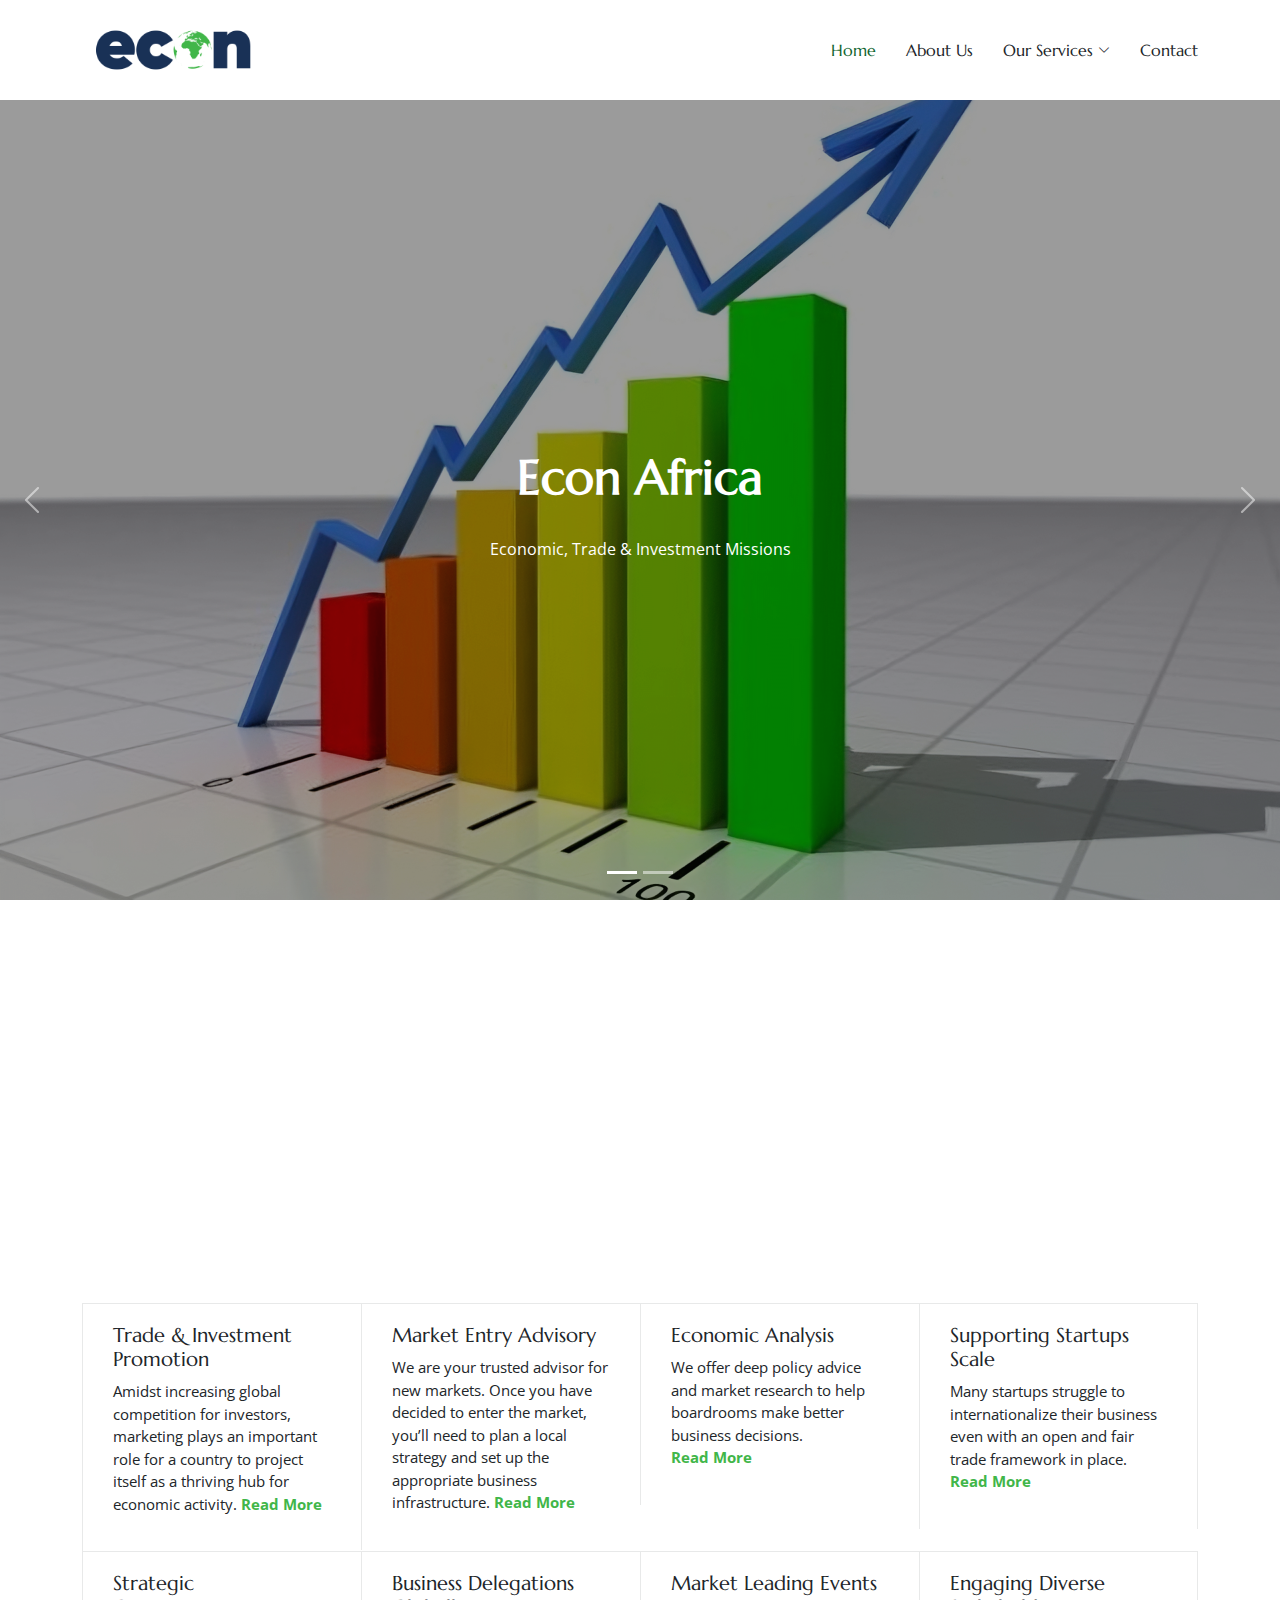
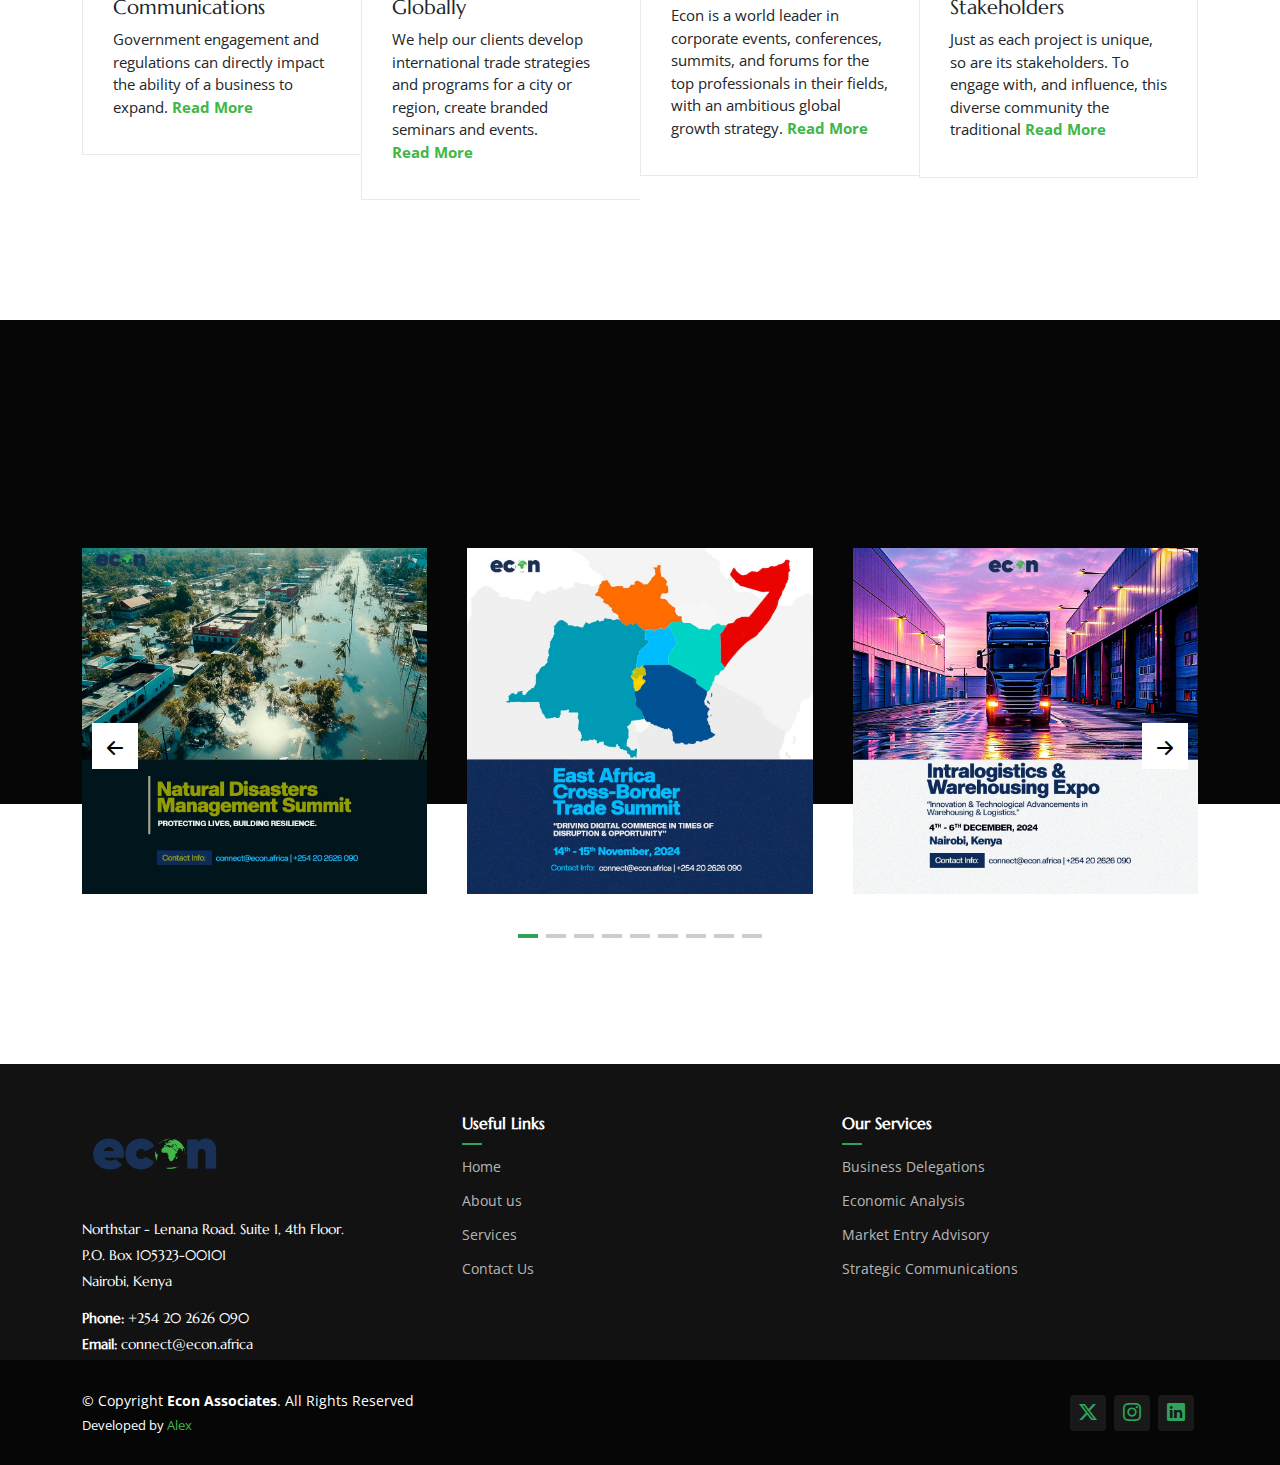
<file: index.html>
<!DOCTYPE html>
<html lang="en">

<head>
  <meta charset="utf-8">
  <meta content="width=device-width, initial-scale=1.0" name="viewport">
  <title>Econ Africa</title>
  <meta name="description" content="">
  <meta name="keywords" content="">

  <!-- Favicons -->
  <link href="assets/img/favicon.png" rel="icon">
  <link href="assets/img/apple-touch-icon.png" rel="apple-touch-icon">

  <!-- Fonts -->
  <link href="https://fonts.googleapis.com" rel="preconnect">
  <link href="https://fonts.gstatic.com" rel="preconnect" crossorigin>
  <link href="https://fonts.googleapis.com/css2?family=Open+Sans:ital,wght@0,300;0,400;0,500;0,600;0,700;0,800;1,300;1,400;1,500;1,600;1,700;1,800&family=Marcellus:wght@400&display=swap" rel="stylesheet">

  <!-- Vendor CSS Files -->
  <link href="assets/vendor/bootstrap/css/bootstrap.min.css" rel="stylesheet">
  <link href="assets/vendor/bootstrap-icons/bootstrap-icons.css" rel="stylesheet">
  <link href="assets/vendor/aos/aos.css" rel="stylesheet">
  <link href="assets/vendor/swiper/swiper-bundle.min.css" rel="stylesheet">
  <link href="assets/vendor/glightbox/css/glightbox.min.css" rel="stylesheet">

  <!-- Main CSS File -->
  <link href="./assets/css/main.css" rel="stylesheet">

  <!-- =======================================================
  * Template Name: AgriCulture
  * Template URL: https://bootstrapmade.com/agriculture-bootstrap-website-template/
  * Updated: Aug 07 2024 with Bootstrap v5.3.3
  * Author: BootstrapMade.com
  * License: https://bootstrapmade.com/license/
  ======================================================== -->
</head>

<body class="index-page">

  <header id="header" class="header d-flex align-items-center position-relative">
    <div class="container-fluid container-xl position-relative d-flex align-items-center justify-content-between">

      <a href="index.html" class="logo d-flex align-items-center">
        <!-- Uncomment the line below if you also wish to use an image logo -->
        <img src="assets/img/Econ Logo.png" alt="">
        <!-- <h1 class="sitename">AgriCulture</h1>  -->
      </a>

      <nav id="navmenu" class="navmenu">
        <ul>
          <li><a href="index.html" class="active">Home</a></li>
          <li><a href="/About/">About Us</a></li>
          <li class="dropdown"><a href="#services"><span>Our Services</span> <i class="bi bi-chevron-down toggle-dropdown"></i></a>
            <ul>
              <li><a href="./Trade-Investment/">Trade & Investment Promotion</a></li>
              <li><a href="./Market-Entry/">Market Entry Advisory</a></li>
              <li><a href="./Economic-Analysis/">Economic Analysis</a></li>
              <li><a href="./Startups/">Supporting Startups Scale</a></li>
              <li><a href="./Strategic-Communications/">Strategic Communications</a></li>
              <li><a href="./Business-Delegations/">Business Delegations Globally</a></li>
              <li><a href="./Market-Leading/">Market Leading Events</a></li>
              <li><a href="./Engaging-Diverse-Stakeholders/">Engaging Diverse Stakeholders</a></li>
              <!--<li class="dropdown"><a href="#"><span>Deep Dropdown</span> <i class="bi bi-chevron-down toggle-dropdown"></i></a>
                <ul>
                  <li><a href="#">Deep Dropdown 1</a></li>
                  <li><a href="#">Deep Dropdown 2</a></li>
                  <li><a href="#">Deep Dropdown 3</a></li>
                  <li><a href="#">Deep Dropdown 4</a></li>
                  <li><a href="#">Deep Dropdown 5</a></li>
                </ul>
              </li>
              <li><a href="#">Dropdown 2</a></li>
              <li><a href="#">Dropdown 3</a></li>
              <li><a href="#">Dropdown 4</a></li>-->
            </ul>
          </li>
          <!--<li><a href="testimonials.html">Testimonials</a></li>
          <li><a href="blog.html">Blog</a></li>-->
          <li><a href="/Contact/">Contact</a></li>
        </ul>
        <i class="mobile-nav-toggle d-xl-none bi bi-list"></i>
      </nav>

    </div>
  </header>

  <main class="main">

    <!-- Hero Section -->
    <section id="hero" class="hero section dark-background">

      <div id="hero-carousel" class="carousel slide carousel-fade" data-bs-ride="carousel" data-bs-interval="5000">

        <div class="carousel-item active">
          <img src="assets/img/economic-growth-transformed.png" alt="">
          <div class="carousel-container">
            <h2>Econ Africa</h2>
            <p>Economic, Trade & Investment Missions</p>
          </div>
        </div><!-- End Carousel Item -->

        <div class="carousel-item">
          <img src="assets/img/home.webp" alt="">
          <div class="carousel-container">
            <!--<h2>Organic vegetables is good for health</h2>
            <p>Nam libero tempore, cum soluta nobis est eligendi optio cumque nihil impedit quo minus id quod maxime placeat facere possimus.</p>-->
          </div>
        </div><!-- End Carousel Item --

        <div class="carousel-item">
          <img src="assets/img/hero_3.jpg" alt="">
          <div class="carousel-container">
            <h2>Providing Fresh Produce Every Single Day</h2>
            <p>Beatae vitae dicta sunt explicabo. Nemo enim ipsam voluptatem quia voluptas sit aspernatur aut odit aut fugit.</p>
          </div>
        </div><!-- End Carousel Item --

        <div class="carousel-item">
          <img src="assets/img/hero_4.jpg" alt="">
          <div class="carousel-container">
            <h2>Farming as a Passione</h2>
            <p>Neque porro quisquam est, qui dolorem ipsum quia dolor sit amet, consectetur, adipisci velit, sed quia non numquam eius.</p>
          </div>
        </div><!-- End Carousel Item --

        <div class="carousel-item">
          <img src="assets/img/hero_5.jpg" alt="">
          <div class="carousel-container">
            <h2>Facilitating Economic Connections</h2>
            <p></p>
          </div>
        </div><!-- End Carousel Item -->

        <a class="carousel-control-prev" href="#hero-carousel" role="button" data-bs-slide="prev">
          <span class="carousel-control-prev-icon bi bi-chevron-left" aria-hidden="true"></span>
        </a>

        <a class="carousel-control-next" href="#hero-carousel" role="button" data-bs-slide="next">
          <span class="carousel-control-next-icon bi bi-chevron-right" aria-hidden="true"></span>
        </a>
        <ol class="carousel-indicators"></ol>
      </div>
    </section><!-- /Hero Section -->

    <section id="sectors" class="sectors">
      <!--<img src="assets/img/sectors.avif" class="sectors-bg" alt="">-->
      <div class="container" data-aos="fade-up" data-aos-delay="100">
        <div class="swiper init-swiper">
          <script type="application/json" class="swiper-config">
            {
              "loop": true,
              "speed": 600,
              "autoplay": {
                "delay": 5000
              },
              "slidesPerView": "auto",
              "pagination": {
                "el": ".swiper-pagination",
                "type": "bullets",
                "clickable": true
              }
            }
          </script>
          <h2 style="text-align: center; color: #000; font-size: 25px;">SECTORS</h2>
          <p style="text-align: center; font-size: 15px;">Connect with industry leaders, commercial diplomats, and specialists based in key markets.</p>
          <div class="swiper-wrapper">
            <div class="swiper-slide">
              <div class="sectors-item">
              <!--<img src="assets/img/testimonials/testimonials-1.jpg" class="sectors-img" alt="">
                <h3>Saul Goodman</h3>
                <h4>Ceo &amp; Founder</h4>
                <div class="stars">
                  <i class="bi bi-star-fill"></i><i class="bi bi-star-fill"></i><i class="bi bi-star-fill"></i><i class="bi bi-star-fill"></i><i class="bi bi-star-fill"></i>
                </div>-->
                <p>
                  <h3 style="text-transform: uppercase;">Healthcare</h3>
                </p>
              </div>
            </div><!-- End testimonial item -->

            <div class="swiper-slide">
              <div class="sectors-item">
                <!--<img src="assets/img/testimonials/testimonials-2.jpg" class="sectors-img" alt="">
                <h3>Sara Wilsson</h3>
                <h4>Designer</h4>
                <div class="stars">
                  <i class="bi bi-star-fill"></i><i class="bi bi-star-fill"></i><i class="bi bi-star-fill"></i><i class="bi bi-star-fill"></i><i class="bi bi-star-fill"></i>
                </div>-->
                <p>
                  <h3 style="text-transform: uppercase;">Tech & innovation</h3>
                </p>
              </div>
            </div><!-- End testimonial item -->

            <div class="swiper-slide">
              <div class="sectors-item">
                <!--<img src="assets/img/testimonials/testimonials-3.jpg" class="sectors-img" alt="">
                <h3>Jena Karlis</h3>
                <h4>Store Owner</h4>
                <div class="stars">
                  <i class="bi bi-star-fill"></i><i class="bi bi-star-fill"></i><i class="bi bi-star-fill"></i><i class="bi bi-star-fill"></i><i class="bi bi-star-fill"></i>
                </div>-->
                <p>
                  <h3 style="text-transform: uppercase;">agriculture & agridusiness</h3>
                </p>
              </div>
            </div><!-- End testimonial item -->

            <div class="swiper-slide">
              <div class="sectors-item">
                <!--<img src="assets/img/testimonials/testimonials-4.jpg" class="sectors-img" alt="">
                <h3>Matt Brandon</h3>
                <h4>Freelancer</h4>
                <div class="stars">
                  <i class="bi bi-star-fill"></i><i class="bi bi-star-fill"></i><i class="bi bi-star-fill"></i><i class="bi bi-star-fill"></i><i class="bi bi-star-fill"></i>
                </div>-->
                <p>
                  <h3 style="text-transform: uppercase;">education</h3>
                </p>
              </div>
            </div><!-- End testimonial item -->

            <div class="swiper-slide">
              <div class="sectors-item">
                <!--<img src="assets/img/testimonials/testimonials-5.jpg" class="sectors-img" alt="">
                <h3>John Larson</h3>
                <h4>Entrepreneur</h4>
                <div class="stars">
                  <i class="bi bi-star-fill"></i><i class="bi bi-star-fill"></i><i class="bi bi-star-fill"></i><i class="bi bi-star-fill"></i><i class="bi bi-star-fill"></i>
                </div>-->
                <p>
                  <h3 style="text-transform: uppercase;">Finance & trade</h3>
                </p>
              </div>
            </div>
            
            <div class="swiper-slide">
              <div class="sectors-item">
                <!--<img src="assets/img/testimonials/testimonials-5.jpg" class="sectors-img" alt="">
                <h3>John Larson</h3>
                <h4>Entrepreneur</h4>
                <div class="stars">
                  <i class="bi bi-star-fill"></i><i class="bi bi-star-fill"></i><i class="bi bi-star-fill"></i><i class="bi bi-star-fill"></i><i class="bi bi-star-fill"></i>
                </div>-->
                <p>
                  <h3 style="text-transform: uppercase;">Mining</h3>
                </p>
              </div>
            </div>
            
            <div class="swiper-slide">
              <div class="sectors-item">
                <!--<img src="assets/img/testimonials/testimonials-5.jpg" class="sectors-img" alt="">
                <h3>John Larson</h3>
                <h4>Entrepreneur</h4>
                <div class="stars">
                  <i class="bi bi-star-fill"></i><i class="bi bi-star-fill"></i><i class="bi bi-star-fill"></i><i class="bi bi-star-fill"></i><i class="bi bi-star-fill"></i>
                </div>-->
                <p>
                  <h3 style="text-transform: uppercase;">tourism & hospitality</h3>
                </p>
              </div>
            </div>

            <div class="swiper-slide">
              <div class="sectors-item">
                <!--<img src="assets/img/testimonials/testimonials-5.jpg" class="sectors-img" alt="">
                <h3>John Larson</h3>
                <h4>Entrepreneur</h4>
                <div class="stars">
                  <i class="bi bi-star-fill"></i><i class="bi bi-star-fill"></i><i class="bi bi-star-fill"></i><i class="bi bi-star-fill"></i><i class="bi bi-star-fill"></i>
                </div>-->
                <p>
                  <h3 style="text-transform: uppercase;">energy</h3>
                </p>
              </div>
            </div>

            <div class="swiper-slide">
              <div class="sectors-item">
                <!--<img src="assets/img/testimonials/testimonials-5.jpg" class="sectors-img" alt="">
                <h3>John Larson</h3>
                <h4>Entrepreneur</h4>
                <div class="stars">
                  <i class="bi bi-star-fill"></i><i class="bi bi-star-fill"></i><i class="bi bi-star-fill"></i><i class="bi bi-star-fill"></i><i class="bi bi-star-fill"></i>
                </div>-->
                <p>
                  <h3 style="text-transform: uppercase;">media & entertainment</h3>
                </p>
              </div>
            </div>

            <div class="swiper-slide">
              <div class="sectors-item">
                <!--<img src="assets/img/testimonials/testimonials-5.jpg" class="sectors-img" alt="">
                <h3>John Larson</h3>
                <h4>Entrepreneur</h4>
                <div class="stars">
                  <i class="bi bi-star-fill"></i><i class="bi bi-star-fill"></i><i class="bi bi-star-fill"></i><i class="bi bi-star-fill"></i><i class="bi bi-star-fill"></i>
                </div>-->
                <p>
                  <h3 style="text-transform: uppercase;">manufacturing</h3>
                </p>
              </div>
            </div>

            <div class="swiper-slide">
              <div class="sectors-item">
                <!--<img src="assets/img/testimonials/testimonials-5.jpg" class="sectors-img" alt="">
                <h3>John Larson</h3>
                <h4>Entrepreneur</h4>
                <div class="stars">
                  <i class="bi bi-star-fill"></i><i class="bi bi-star-fill"></i><i class="bi bi-star-fill"></i><i class="bi bi-star-fill"></i><i class="bi bi-star-fill"></i>
                </div>-->
                <p>
                  <h3 style="text-transform: uppercase;">Sustainability</h3>
                </p>
              </div>
            </div>
            <!-- End testimonial item -->

          </div>
          <div class="swiper-pagination"></div>
        </div>

      </div>

    </section>

    <!-- Services Section -->
    <section id="services" class="services section">

      <!-- Section Title -->
      <div class="container section-title" data-aos="fade-up">
        <h2>SERVICES</h2>
        <!--<p>Providing Fresh Produce Every Single Day</p>-->
      </div><!-- End Section Title -->
      <div class="content">
        <div class="container">
          <div class="row g-0">
            <div class="col-lg-3 col-md-6">
              <div class="service-item">
                <!--<span class="number">01</span>-->
                <!--<div class="service-item-icon">
                  <svg xmlns="http://www.w3.org/2000/svg" version="1.1" xmlns:xlink="http://www.w3.org/1999/xlink" width="80" height="80" x="0" y="0" viewBox="0 0 509.435 509.435" style="enable-background: new 0 0 512 512" xml:space="preserve" class="">
                    <g>
                      <path d="M7.506 347.639c.994 0 2.005-.199 2.976-.619l62.037-26.857a7.5 7.5 0 0 0 3.903-9.862 7.5 7.5 0 0 0-9.862-3.903L4.523 333.255a7.501 7.501 0 0 0 2.983 14.384zM500.883 283.197c-10.953-10.952-28.175-11.423-39.689-1.267l-10.034-13.307c-19.783-26.239-46.1-46.623-76.103-58.948a7.5 7.5 0 0 0-5.699 13.875c11.136 4.575 21.708 10.382 31.567 17.249h-22.621c-4.143 0-7.5 3.358-7.5 7.5s3.357 7.5 7.5 7.5h41.188a169.382 169.382 0 0 1 19.691 21.855l11.048 14.652-71.171 67.597h-19.48a35.772 35.772 0 0 0 6.775-20.976c0-19.837-16.139-35.975-35.976-35.975h-75.023l-48.33-15.005a160.871 160.871 0 0 0-37.992-6.934l2.533-3.359a169.852 169.852 0 0 1 19.67-21.855h27.398c4.143 0 7.5-3.358 7.5-7.5s-3.357-7.5-7.5-7.5h-8.848a165.125 165.125 0 0 1 38.01-19.73c28.992-10.532 60.376-12.89 90.754-6.821a7.498 7.498 0 0 0 8.824-5.885 7.5 7.5 0 0 0-5.885-8.824 184.517 184.517 0 0 0-28.616-3.4v-83.727h64.189c43.49 0 78.872-35.382 78.872-78.872V22.488c0-8.712-7.088-15.801-15.801-15.801h-51.729c-4.143 0-7.5 3.358-7.5 7.5s3.357 7.5 7.5 7.5h51.729c.441 0 .801.359.801.801v11.051c0 35.219-28.653 63.872-63.872 63.872h-64.189V85.559c0-28.082 18.793-53.262 45.701-61.234a7.5 7.5 0 1 0-4.261-14.382c-15.972 4.732-30.338 14.681-40.451 28.015-10.46 13.79-15.988 30.25-15.988 47.601v16.416c-9.59-9.839-22.97-15.965-37.762-15.965h-43.432c-6.193 0-11.232 5.039-11.232 11.232v23.629c0 29.093 23.669 52.762 52.763 52.762h39.663v22.475a183.375 183.375 0 0 0-55.199 10.86c-32.974 11.978-61.705 33.297-83.085 61.653l-9.313 12.351a161.07 161.07 0 0 0-54.289 12.692 7.5 7.5 0 0 0-3.949 9.844 7.498 7.498 0 0 0 9.844 3.949c31.858-13.616 67.62-15.458 100.696-5.188l49.416 15.343c.72.224 1.47.337 2.224.337h76.161c11.566 0 20.976 9.409 20.976 20.975s-9.409 20.976-20.976 20.976h-71.803c-4.143 0-7.5 3.358-7.5 7.5s3.357 7.5 7.5 7.5h123.477a7.5 7.5 0 0 0 5.165-2.062l83.48-79.289c5.56-5.279 14.158-5.167 19.577.252a13.957 13.957 0 0 1 .853 18.9l-80.942 97.046a37.161 37.161 0 0 1-21.112 12.581L259.57 448.474c-20.377 4.113-41.89 1.365-60.575-7.739l-53.332-25.982a7.507 7.507 0 0 0-6.884.162L3.903 488.665a7.5 7.5 0 0 0 7.197 13.161l131.475-71.888 49.849 24.285c21.631 10.538 46.53 13.72 70.114 8.957l129.506-26.146a52.209 52.209 0 0 0 29.663-17.677l80.942-97.046c9.682-11.61 8.923-28.426-1.766-39.114zM258.212 158.634c-20.822 0-37.763-16.94-37.763-37.762V101.01h39.664c20.822 0 37.762 16.94 37.762 37.762v19.861h-39.663z" fill="currentColor" opacity="1" data-original="currentColor"></path>
                      <path d="M319.171 240.778a7.5 7.5 0 0 0-7.5-7.5h-9.43c-4.143 0-7.5 3.358-7.5 7.5s3.357 7.5 7.5 7.5h9.43a7.5 7.5 0 0 0 7.5-7.5zM272.068 264.08c-4.143 0-7.5 3.358-7.5 7.5s3.357 7.5 7.5 7.5h34.888c4.143 0 7.5-3.358 7.5-7.5s-3.357-7.5-7.5-7.5zM400.305 307.996c4.143 0 7.5-3.358 7.5-7.5s-3.357-7.5-7.5-7.5h-8.172c-4.143 0-7.5 3.358-7.5 7.5s3.357 7.5 7.5 7.5z" fill="currentColor" opacity="1" data-original="currentColor"></path>
                    </g>
                  </svg>
                </div>-->
                <div class="service-item-content">
                  <h3 class="service-heading">Trade &amp; Investment Promotion</h3>
                  <p>
                    Amidst increasing global competition for investors, marketing plays an important role for a country to
                    project itself as a thriving hub for economic activity. <strong><a href="./Trade-Investment/">Read More</a></strong>
                  </p>
                </div>
              </div>
            </div>
            <div class="col-lg-3 col-md-6">
              <div class="service-item">
                <!--<span class="number">02</span>
                <div class="service-item-icon">
                  <svg xmlns="http://www.w3.org/2000/svg" version="1.1" xmlns:xlink="http://www.w3.org/1999/xlink" width="80" height="80" x="0" y="0" viewBox="0 0 514.314 514.314" style="enable-background: new 0 0 512 512" xml:space="preserve" class="">
                    <g>
                      <path d="M434.176 51.297h72.639c4.143 0 7.5-3.358 7.5-7.5s-3.357-7.5-7.5-7.5h-72.639c-4.143 0-7.5 3.358-7.5 7.5s3.357 7.5 7.5 7.5zM117.994 54.791h30.852c5.47 6.605 13.729 10.82 22.955 10.82h42.865l35.886 35.886c8.246 8.246 19.209 12.787 30.869 12.787h8.32c4.143 0 7.5-3.358 7.5-7.5s-3.357-7.5-7.5-7.5h-8.32c-7.654 0-14.85-2.981-20.262-8.393l-38.083-38.083a7.5 7.5 0 0 0-5.304-2.197H171.8c-8.159 0-14.797-6.638-14.797-14.797s6.638-14.797 14.797-14.797h123.757a66.756 66.756 0 0 1 35.416 10.157l30.374 18.983a7.497 7.497 0 0 0 3.975 1.14h36.891c4.143 0 7.5-3.358 7.5-7.5s-3.357-7.5-7.5-7.5h-34.739l-28.551-17.843a81.742 81.742 0 0 0-43.365-12.437H171.801c-16.43 0-29.797 13.367-29.797 29.798 0 1.349.099 2.675.273 3.977h-24.283a7.5 7.5 0 1 0 0 14.999zM30.38 144.476h20.344a29.724 29.724 0 0 0-4.003 14.921c0 14.399 10.225 26.453 23.795 29.288a29.746 29.746 0 0 0-4.371 15.555c0 16.499 13.423 29.921 29.921 29.921h131.637a7.5 7.5 0 0 0 7.498-7.688 7.5 7.5 0 0 0-8.307-7.311H96.065c-8.228 0-14.921-6.694-14.921-14.921s6.693-14.921 14.921-14.921H163.9c4.143 0 7.5-3.358 7.5-7.5s-3.357-7.5-7.5-7.5H76.643c-8.228 0-14.922-6.694-14.922-14.921s6.694-14.921 14.922-14.921H163.9c4.143 0 7.5-3.358 7.5-7.5s-3.357-7.5-7.5-7.5H30.38c-8.228 0-14.921-6.694-14.921-14.921s6.693-14.921 14.921-14.921H163.9c4.143 0 7.5-3.358 7.5-7.5s-3.357-7.5-7.5-7.5H62.547c-8.228 0-14.921-6.694-14.921-14.921s6.693-14.921 14.921-14.921h23.485c4.143 0 7.5-3.358 7.5-7.5s-3.357-7.5-7.5-7.5H62.547c-16.498 0-29.921 13.423-29.921 29.921a29.719 29.719 0 0 0 4.003 14.921H30.38C13.882 84.636.459 98.059.459 114.557s13.423 29.919 29.921 29.919zM506.814 196.74H389.248a7.497 7.497 0 0 0-4.629 1.599l-5.613 4.403c-13.495 10.588-30.375 16.42-47.529 16.42h-12.272a7.5 7.5 0 0 0-8.309 7.5 7.5 7.5 0 0 0 7.5 7.5h13.081c20.496 0 40.664-6.967 56.788-19.618l3.574-2.804h114.976a7.5 7.5 0 1 0-.001-15z" fill="currentColor" opacity="1" data-original="currentColor" class=""></path>
                      <path d="M192.215 150.164c0 15.372 12.506 27.878 27.878 27.878s27.879-12.506 27.879-27.878-12.507-27.878-27.879-27.878-27.878 12.506-27.878 27.878zm40.757 0c0 7.101-5.777 12.878-12.879 12.878-7.101 0-12.878-5.777-12.878-12.878s5.777-12.878 12.878-12.878c7.101-.001 12.879 5.777 12.879 12.878zM273.049 203.771c-12.599 0-22.848 10.25-22.848 22.848s10.249 22.847 22.848 22.847 22.848-10.249 22.848-22.847-10.25-22.848-22.848-22.848zm0 30.695c-4.327 0-7.848-3.52-7.848-7.847s3.521-7.848 7.848-7.848 7.848 3.521 7.848 7.848-3.521 7.847-7.848 7.847zM474.178 493.298h-9.202l-73.199-62.323c-3.155-2.686-7.888-2.305-10.573.849s-2.305 7.887.849 10.572l59.785 50.902H43.105l108.164-92.092a77.855 77.855 0 0 1 50.423-18.558h81.558a77.851 77.851 0 0 1 50.423 18.558l24.029 20.458a7.498 7.498 0 0 0 10.573-.849 7.5 7.5 0 0 0-.849-10.572l-24.029-20.458a92.867 92.867 0 0 0-60.147-22.137h-51.158v-26.806h15.44c24.205 0 43.896-19.692 43.896-43.897v-8.808c0-6.785-5.52-12.305-12.305-12.305h-18.135c-19.99 0-36.891 13.437-42.174 31.749-5.716-4.945-13.156-7.947-21.29-7.947h-15.061c-6.942 0-12.591 5.648-12.591 12.592v7.399c0 17.97 14.619 32.589 32.589 32.589h14.629v15.433h-15.399a92.867 92.867 0 0 0-60.147 22.137L19.967 493.298H7.5c-4.143 0-7.5 3.358-7.5 7.5s3.357 7.5 7.5 7.5h466.678a7.5 7.5 0 0 0 0-15zM232.092 319.73c0-15.934 12.963-28.897 28.897-28.897h15.439v6.112c0 15.934-12.963 28.897-28.896 28.897h-15.44zm-16.978 17.485h-12.651c-9.698 0-17.589-7.89-17.589-17.589v-4.991h12.651c9.698 0 17.589 7.89 17.589 17.589z" fill="currentColor" opacity="1" data-original="currentColor" class=""></path>
                      <path d="M178.358 429.065c0 13.218 10.754 23.972 23.972 23.972s23.972-10.753 23.972-23.972-10.754-23.972-23.972-23.972-23.972 10.753-23.972 23.972zm32.944 0c0 4.947-4.024 8.972-8.972 8.972s-8.972-4.025-8.972-8.972 4.024-8.972 8.972-8.972 8.972 4.024 8.972 8.972zM252.23 445.536c0 15.706 12.777 28.484 28.483 28.484s28.484-12.778 28.484-28.484-12.778-28.484-28.484-28.484-28.483 12.778-28.483 28.484zm41.968 0c0 7.435-6.049 13.484-13.484 13.484s-13.483-6.049-13.483-13.484 6.049-13.484 13.483-13.484c7.435 0 13.484 6.049 13.484 13.484z" fill="currentColor" opacity="1" data-original="currentColor" class=""></path>
                    </g>
                  </svg>
                </div>-->
                <div class="service-item-content">
                  <h3 class="service-heading">Market Entry Advisory</h3>
                  <p>
                    We are your trusted advisor for new markets. Once you have decided to enter the market, you’ll need to
                    plan a local strategy and set up the appropriate business infrastructure. <strong><a href="./Market-Entry/">Read More</a></strong>
                  </p>
                </div>
              </div>
            </div>
            <div class="col-lg-3 col-md-6">
              <div class="service-item">
                <!--<span class="number">03</span>
                <div class="service-item-icon">
                  <svg xmlns="http://www.w3.org/2000/svg" version="1.1" xmlns:xlink="http://www.w3.org/1999/xlink" width="80" height="80" x="0" y="0" viewBox="0 0 516.53 516.53" style="enable-background: new 0 0 512 512" xml:space="preserve" class="">
                    <g>
                      <path d="M504.085 341.447a113.617 113.617 0 0 0-11.524-27.805c3.866-6.212 3.104-14.506-2.288-19.897l-5.804-5.804v-67.388c0-10.907-8.398-19.878-19.066-20.817V73.099h4.012c8.301 0 15.054-6.753 15.054-15.054V37.599c0-8.301-6.753-15.054-15.054-15.054h-23.242a7.5 7.5 0 0 0 0 15l23.296.054-.054 20.5-241.554-.054.054-20.5H414.21a7.5 7.5 0 0 0 0-15H227.916c-8.301 0-15.054 6.753-15.054 15.054v20.446c0 8.301 6.753 15.054 15.054 15.054h14.719L231.27 201.13c-5.215 2.077-9.463 6.215-11.642 11.675l-14.014 35.128h-27.323l-24.417-28.857a16.73 16.73 0 0 0-12.795-5.936H99.071c-9.242 0-16.761 7.519-16.761 16.761v18.66a44.759 44.759 0 0 0-35.97 33.278L24.937 367.09C9.676 380.359 0 399.894 0 421.658c0 39.881 32.446 72.327 72.328 72.327 37.349 0 68.174-28.457 71.938-64.827h25.905v12.546c0 8.282 6.738 15.02 15.02 15.02h64.364c8.282 0 15.02-6.738 15.02-15.02v-12.546h29.374c-3.278 6.098-2.356 13.875 2.785 19.016l19.555 19.554a16 16 0 0 0 11.388 4.718c3.045 0 5.961-.839 8.506-2.431a113.556 113.556 0 0 0 27.808 11.525c1.662 7.123 8.064 12.445 15.686 12.445h27.655c7.602 0 13.99-5.293 15.672-12.441a113.582 113.582 0 0 0 27.814-11.525 15.986 15.986 0 0 0 8.514 2.427c4.302 0 8.346-1.675 11.388-4.717l19.555-19.555c5.396-5.396 6.156-13.7 2.29-19.901a113.607 113.607 0 0 0 11.522-27.801c7.123-1.662 12.445-8.064 12.445-15.686v-27.655c-.002-7.621-5.324-14.023-12.447-15.684zm-53.681-141.805h-15.681V73.099h15.681zM419.723 73.099v126.543h-142.46l11.233-126.543zm-146.286 0-11.233 126.543h-15.743l11.234-126.543zM99.071 228.14h42.008c.519 0 1.008.227 1.344.624l16.219 19.169H97.311v-18.032c0-.971.79-1.761 1.76-1.761zm-51.11 108.845h167.157c12.315 0 22.334-10.019 22.334-22.334v-16.152c0-12.315-10.019-22.334-22.334-22.334h-77.364a7.5 7.5 0 0 0 0 15h77.364c4.044 0 7.334 3.29 7.334 7.334v16.152c0 4.044-3.29 7.334-7.334 7.334H51.727l7.738-30.821h46.327a7.5 7.5 0 0 0 0-15h-40.76a29.774 29.774 0 0 1 24.779-13.231h120.886a7.5 7.5 0 0 0 6.966-4.721l15.897-39.849a5.883 5.883 0 0 1 5.49-3.721h224.51a5.916 5.916 0 0 1 5.91 5.91v52.522c-5.348-4.343-12.853-4.747-18.636-1.165a113.598 113.598 0 0 0-27.818-11.532c-1.662-7.123-8.063-12.445-15.685-12.445h-27.655c-7.602 0-13.99 5.294-15.672 12.441a113.583 113.583 0 0 0-27.818 11.527c-6.213-3.868-14.506-3.104-19.897 2.288l-19.555 19.555c-5.375 5.375-6.149 13.637-2.28 19.884a113.572 113.572 0 0 0-11.531 27.818c-7.123 1.662-12.445 8.063-12.445 15.685v27.655c0 7.602 5.293 13.99 12.441 15.672 1.242 4.67 2.784 9.24 4.603 13.699h-24.12c-2.277-5.402-7.626-9.204-13.847-9.204h-64.364c-6.221 0-11.569 3.802-13.847 9.204h-27.078c-3.764-36.371-34.589-64.828-71.938-64.828a71.896 71.896 0 0 0-28.994 6.086zm24.367 142c-31.61 0-57.328-25.717-57.328-57.327s25.717-57.328 57.328-57.328 57.327 25.717 57.327 57.328-25.717 57.327-57.327 57.327zm177.24-37.262h-.013l-64.384-.02.02-21.75 64.384.02zm251.962-56.937c0 .609-.496 1.105-1.189 1.105-4.816 0-8.956 3.287-10.065 7.992a98.695 98.695 0 0 1-12.139 29.288c-2.543 4.113-1.939 9.365 1.447 12.75l.084.084a1.105 1.105 0 0 1 0 1.562l-19.555 19.555a1.085 1.085 0 0 1-.781.323c-.208 0-.514-.056-.761-.303a3.326 3.326 0 0 0-.084-.084c-3.406-3.407-8.658-4.01-12.77-1.467a98.657 98.657 0 0 1-29.288 12.138c-4.706 1.11-7.992 5.25-7.992 10.15 0 .609-.496 1.105-1.104 1.105h-27.655c-.609 0-1.105-.496-1.105-1.189 0-4.816-3.287-8.956-7.992-10.066a98.69 98.69 0 0 1-29.287-12.137 10.35 10.35 0 0 0-5.455-1.561c-2.68 0-5.338 1.049-7.38 3.091a1.085 1.085 0 0 1-.781.323c-.208 0-.513-.056-.781-.324l-19.555-19.555c-.431-.431-.431-1.132.064-1.627 3.406-3.406 4.009-8.657 1.466-12.77a98.66 98.66 0 0 1-12.138-29.287c-1.11-4.706-5.25-7.992-10.15-7.992a1.107 1.107 0 0 1-1.105-1.105V357.13c0-.609.496-1.104 1.189-1.104 4.816 0 8.956-3.287 10.066-7.992a98.661 98.661 0 0 1 12.138-29.288c2.542-4.112 1.939-9.364-1.531-12.833a1.106 1.106 0 0 1 0-1.563l19.555-19.555c.431-.431 1.132-.431 1.626.064 3.407 3.408 8.658 4.011 12.77 1.467a98.666 98.666 0 0 1 29.288-12.138c4.706-1.11 7.992-5.25 7.992-10.15 0-.609.496-1.105 1.105-1.105h27.655c.609 0 1.104.496 1.104 1.189 0 4.816 3.287 8.956 7.992 10.066a98.664 98.664 0 0 1 29.288 12.139c4.113 2.543 9.365 1.939 12.833-1.531a1.107 1.107 0 0 1 1.563 0l19.555 19.555c.431.431.431 1.132-.062 1.625-3.408 3.406-4.012 8.658-1.468 12.771a98.666 98.666 0 0 1 12.138 29.288c1.11 4.706 5.25 7.992 10.066 7.992h.084c.609 0 1.105.496 1.105 1.104z" fill="currentColor" opacity="1" data-original="currentColor" class=""></path>
                      <path d="M454.895 335.721a7.5 7.5 0 0 0-3.834 9.889 62.412 62.412 0 0 1 5.335 25.349c0 34.678-28.213 62.891-62.891 62.891s-62.891-28.213-62.891-62.891c0-34.679 28.213-62.892 62.891-62.892a62.934 62.934 0 0 1 40.397 14.703 7.5 7.5 0 0 0 10.566-.923 7.5 7.5 0 0 0-.923-10.566 77.96 77.96 0 0 0-50.041-18.213c-42.949 0-77.891 34.942-77.891 77.892 0 42.949 34.942 77.891 77.891 77.891s77.891-34.942 77.891-77.891c0-10.895-2.224-21.46-6.611-31.403a7.5 7.5 0 0 0-9.889-3.836zM72.328 381.807c-21.974 0-39.851 17.877-39.851 39.851s17.877 39.851 39.851 39.851 39.851-17.877 39.851-39.851-17.878-39.851-39.851-39.851zm0 64.702c-13.703 0-24.851-11.148-24.851-24.851s11.148-24.851 24.851-24.851 24.851 11.148 24.851 24.851-11.149 24.851-24.851 24.851z" fill="currentColor" opacity="1" data-original="currentColor" class=""></path>
                      <path d="M393.504 328.829c-23.23 0-42.13 18.899-42.13 42.13 0 23.23 18.899 42.129 42.13 42.129s42.13-18.899 42.13-42.129-18.9-42.13-42.13-42.13zm0 69.26c-14.959 0-27.13-12.17-27.13-27.129s12.17-27.13 27.13-27.13 27.13 12.17 27.13 27.13c0 14.958-12.171 27.129-27.13 27.129zM249.861 265.585a7.487 7.487 0 0 0 2.663.491 7.503 7.503 0 0 0 7.013-4.838l9.438-24.841a7.5 7.5 0 0 0-14.022-5.328l-9.438 24.841a7.499 7.499 0 0 0 4.346 9.675zM285.384 265.585a7.487 7.487 0 0 0 2.663.491 7.502 7.502 0 0 0 7.012-4.838l9.439-24.841a7.5 7.5 0 0 0-4.347-9.675 7.5 7.5 0 0 0-9.675 4.347l-9.439 24.841a7.5 7.5 0 0 0 4.347 9.675z" fill="currentColor" opacity="1" data-original="currentColor" class=""></path>
                    </g>
                  </svg>
                </div>-->
                <div class="service-item-content">
                  <h3 class="service-heading">Economic Analysis</h3>
                  <p>
                    We offer deep policy advice and market research to help boardrooms make better business decisions.<br> <strong><a href="./Economic-Analysis/">Read More</a></strong>
                  </p>
                  <!--<ul>
                    <li>Market Research</li>
                    <li>Advocacy</li>
                    <li>Thought Leadership Market Research</li>
                    <li>Advocacy</li>
                    <li>Thought Leadership</li>
                  </ul>-->
                </div>
              </div>
            </div>
            <div class="col-lg-3 col-md-6">
              <div class="service-item">
                <!--<span class="number">04</span>
                <div class="service-item-icon">
                  <svg xmlns="http://www.w3.org/2000/svg" version="1.1" xmlns:xlink="http://www.w3.org/1999/xlink" width="80" height="80" x="0" y="0" viewBox="0 0 509.389 509.389" style="enable-background: new 0 0 512 512" xml:space="preserve" class="">
                    <g>
                      <path d="M495.69 14.267A46.636 46.636 0 0 0 458.364.766a46.637 46.637 0 0 0-34.257 20.05l-24.614 35.749a309.594 309.594 0 0 1-37.289 44.521 7.5 7.5 0 0 0 10.544 10.668 324.596 324.596 0 0 0 39.1-46.684l24.614-35.749a31.674 31.674 0 0 1 23.268-13.618 31.66 31.66 0 0 1 25.354 9.17 31.681 31.681 0 0 1 9.171 25.355 31.679 31.679 0 0 1-13.618 23.267l-35.75 24.615a324.066 324.066 0 0 0-59.859 53.246l-22.502 25.667a5.412 5.412 0 0 1-3.933 1.86c-1.518.071-2.966-.518-4.047-1.599l-21.873-21.872c-1.081-1.082-1.649-2.52-1.599-4.048s.711-2.925 1.86-3.933l15.802-13.854a7.5 7.5 0 0 0-9.889-11.279l-15.802 13.854a20.546 20.546 0 0 0-6.964 14.719 20.37 20.37 0 0 0 .64 5.69l-35.241 35.241c-7.726-5.323-17.119-7.656-26.65-6.449-8.734 1.104-16.614 5.058-22.612 11.157l-37.903-37.903a28.552 28.552 0 0 0-22.3-8.292 28.547 28.547 0 0 0-20.847 11.457c-23.749 31.972-43.447 60.009-60.222 85.713a7.5 7.5 0 0 0 6.275 11.6 7.495 7.495 0 0 0 6.288-3.402c16.606-25.447 36.135-53.239 59.7-84.966a13.562 13.562 0 0 1 9.903-5.441 13.585 13.585 0 0 1 10.595 3.939l39.789 39.789-63.489 107.398c-5.606 9.484-4.179 21.121 3.554 28.957 4.724 4.785 10.89 7.271 17.211 7.271 4.233-.001 8.536-1.115 12.519-3.399l40.792-24.114a7.499 7.499 0 1 0-7.632-12.912l-40.706 24.064c-4.745 2.723-9.055 1.038-11.506-1.446-1.129-1.144-4.561-5.302-1.318-10.787L239.37 211.63c3.736-6.32 10.058-10.474 17.342-11.395 7.292-.918 14.44 1.529 19.633 6.722l25.938 25.938c5.187 5.186 7.654 12.36 6.771 19.686-.878 7.28-4.911 13.598-10.99 17.288l-44.019 26.021a7.5 7.5 0 0 0 7.632 12.912l38.725-22.893 40.397 40.396a13.558 13.558 0 0 1 3.938 10.564 13.606 13.606 0 0 1-5.428 9.926c-54.818 40.993-97.27 69.301-137.646 91.785-50.099 27.898-95.647 45.713-139.25 54.462-13.202 2.648-26.235-1.337-35.759-10.935a40.033 40.033 0 0 1-10.799-36.472c10.129-48.517 33.232-101.845 70.63-163.033a7.501 7.501 0 0 0-12.799-7.823c-38.309 62.679-62.028 117.563-72.515 167.79-3.796 18.186 1.75 36.916 14.835 50.103 10.368 10.45 24.27 16.146 38.625 16.145 3.564 0 7.159-.352 10.732-1.068 45.149-9.06 92.12-27.398 143.597-56.063 40.984-22.823 83.956-51.469 139.331-92.878a28.597 28.597 0 0 0 11.407-20.864 28.554 28.554 0 0 0-8.292-22.245l-38.525-38.525c6.079-6.031 10.002-13.987 11.063-22.799 1.106-9.18-1.037-18.215-5.937-25.753l35.39-35.39a20.4 20.4 0 0 0 5.022.654 20.546 20.546 0 0 0 15.384-6.975l22.502-25.667a309.032 309.032 0 0 1 57.086-50.779l35.749-24.614a46.635 46.635 0 0 0 20.05-34.256 46.63 46.63 0 0 0-13.5-37.328zM340.732 184.685l-32.723 32.723-15.459-15.459 32.723-32.723z" fill="currentColor" opacity="1" data-original="currentColor"></path>
                    </g>
                  </svg>
                </div>-->
                <div class="service-item-content">
                  <h3 class="service-heading">Supporting Startups Scale</h3>
                  <p>
                    Many startups struggle to internationalize their business even with an open and fair trade framework in place. <strong><a href="./Startups/">Read More</a></strong>
                  </p>
                </div>
              </div>
            </div>

            <div class="col-lg-3 col-md-6">
              <div class="service-item">
                <!--<span class="number">05</span>
                <div class="service-item-icon">
                  <svg xmlns="http://www.w3.org/2000/svg" version="1.1" xmlns:xlink="http://www.w3.org/1999/xlink" width="80" height="80" x="0" y="0" viewBox="0 0 513.089 513.089" style="enable-background: new 0 0 512 512" xml:space="preserve" class="">
                    <g>
                      <path d="M194.209 386.877a7.497 7.497 0 0 0-9.15 5.363 75.07 75.07 0 0 0-2.428 18.947c0 13.789 3.615 27 10.454 38.204a7.494 7.494 0 0 0 10.308 2.495 7.5 7.5 0 0 0 2.494-10.309c-5.401-8.851-8.257-19.359-8.257-30.39a60.09 60.09 0 0 1 1.941-15.16 7.497 7.497 0 0 0-5.362-9.15z" fill="currentColor" opacity="1" data-original="currentColor"></path>
                      <path d="M382.56 0h-27.319c-12.654 0-25.236 3.119-36.386 9.021a7.5 7.5 0 0 0 7.018 13.258c9.124-4.83 19.005-7.278 29.368-7.278h27.222v12.022c0 34.679-28.213 62.892-62.892 62.892h-27.222V77.893c0-13.309 4.12-26.038 11.914-36.811a7.5 7.5 0 0 0-12.153-8.793c-9.657 13.347-14.762 29.117-14.762 45.604V119.154a88.294 88.294 0 0 1-14.296 48.23l-20.501 31.543a46.65 46.65 0 0 0-9.615-13.916l-1.273-1.273v-14.053c0-21.604-9.58-41.872-26.284-55.608a7.5 7.5 0 0 0-9.528 11.586c13.226 10.876 20.812 26.922 20.812 44.022v9.66h-29.069c-31.412 0-56.968-25.556-56.968-56.968v-9.66h29.069c3.454 0 6.976.329 10.467.977a7.5 7.5 0 0 0 2.738-14.748 72.57 72.57 0 0 0-13.205-1.229h-31.883c-6.72 0-12.187 5.467-12.187 12.186v12.474c0 39.684 32.284 71.968 71.968 71.968h33.463l1.273 1.273c5.979 5.979 9.271 13.927 9.271 22.381v98.306a79.003 79.003 0 0 0-21.446 5.114c-4.152-2.798-9.597-3.045-13.983-.509-30.558 17.671-49.541 52.263-49.541 90.277 0 56.188 41.481 101.901 92.47 101.901s92.47-45.713 92.47-101.901c0-.237-.004-.473-.009-.709l-.005-.334a7.5 7.5 0 0 0-7.499-7.433h-.068a7.5 7.5 0 0 0-7.433 7.567l.014.909c0 47.917-34.753 86.901-77.47 86.901s-77.47-38.984-77.47-86.901c0-32.212 15.656-61.449 40.948-76.643l40.182 34.094c5.225 4.433 13.1 4.099 17.929-.761l25.512-25.668c11.649 10.022 20.473 23.408 25.562 38.809a7.496 7.496 0 0 0 9.475 4.768 7.5 7.5 0 0 0 4.768-9.474c-6.15-18.613-17.027-34.756-31.454-46.681-4.011-3.317-9.358-3.923-13.824-1.93-10.53-6.377-22.136-10.243-34.128-11.384v-29.695h18.365c25.013 0 45.362-20.35 45.362-45.362v-7.928c0-6.115-4.975-11.089-11.089-11.089h-22.276c-11.667 0-22.318 4.429-30.362 11.693v-13.713l29.028-44.665a103.263 103.263 0 0 0 16.72-56.404v-14.239h27.222c42.949 0 77.892-34.942 77.892-77.892v-12.12C397.462 6.685 390.777 0 382.56 0zM251.211 356.136l-27.468-23.306a63.694 63.694 0 0 1 15.358-1.884c10.366 0 20.534 2.525 29.851 7.34zm25.752-118.894h18.365v4.017c0 16.742-13.62 30.362-30.362 30.362h-18.365v-4.017c0-16.741 13.62-30.362 30.362-30.362z" fill="currentColor" opacity="1" data-original="currentColor"></path>
                    </g>
                  </svg>
                </div>-->
                <div class="service-item-content">
                  <h3 class="service-heading">Strategic Communications</h3>
                  <p>
                    Government engagement and regulations can directly impact the ability of a business to expand. <strong><a href="./Strategic-Communications/">Read More</a></strong>
                  </p>
                  <!--<ul>
                    <li>Advocacy</li>
                    <li>Thought Leadership</li>
                    <li>Digital Communications</li>
                    <li>Brand Strategy and Positioning</li>
                  </ul>-->
                </div>
              </div>
            </div>
            <div class="col-lg-3 col-md-6">
              <div class="service-item">
                <!--<span class="number">06</span>
                <div class="service-item-icon">
                  <svg xmlns="http://www.w3.org/2000/svg" version="1.1" xmlns:xlink="http://www.w3.org/1999/xlink" width="80" height="80" x="0" y="0" viewBox="0 0 511.67 511.67" style="enable-background: new 0 0 512 512" xml:space="preserve" class="">
                    <g>
                      <path d="M492.96 296.401v-59.276c0-63.338-24.665-122.886-69.452-167.673C378.721 24.666 319.174 0 255.835 0c-54.517 0-107.757 18.967-149.914 53.407a7.5 7.5 0 1 0 9.491 11.616C154.896 32.765 204.767 15 255.835 15c59.332 0 115.112 23.105 157.066 65.059 41.953 41.954 65.059 97.734 65.059 157.066v58.7h-15v-58.7C462.96 122.916 370.044 30 255.835 30S48.71 122.916 48.71 237.125v58.7h-15v-58.7c0-56.142 21.01-109.737 59.158-150.913a7.502 7.502 0 0 0-11.004-10.195C41.139 119.975 18.71 177.19 18.71 237.125v59.276c-10.029 2.3-17.535 11.291-17.535 22.008v5.81c0 10.194 6.791 18.828 16.085 21.627l16.782 99.17c6.535 38.622 39.71 66.654 78.882 66.654h285.822c39.172 0 72.347-28.032 78.882-66.654l16.782-99.17c9.294-2.798 16.085-11.432 16.085-21.627v-5.81c0-10.717-7.506-19.708-17.535-22.008zM63.71 237.125C63.71 131.187 149.896 45 255.835 45S447.96 131.187 447.96 237.125v58.7h-27.888a64.77 64.77 0 0 0 7.259-29.747c0-9.561-2.046-18.787-6.081-27.423a7.5 7.5 0 0 0-13.59 6.35c3.1 6.633 4.671 13.723 4.671 21.073a49.851 49.851 0 0 1-9.875 29.747h-82.073a68.421 68.421 0 0 0 3.912-22.766l-.003-.369a10.737 10.737 0 0 0 2.441-7.707l-.074-.952a81.022 81.022 0 0 0-6.053-25.058c9.161-14.126 24.883-22.763 41.856-22.763a49.676 49.676 0 0 1 26.83 7.844 7.5 7.5 0 0 0 8.086-12.634 64.65 64.65 0 0 0-34.916-10.21c-19.407 0-37.547 8.686-49.744 23.261a81.08 81.08 0 0 0-25.89-24.171l-7.325-4.298v-19.86c0-6.111-4.972-11.083-11.083-11.083h-24.17c-6.111 0-11.083 4.972-11.083 11.083v19.86l-7.325 4.298a81.067 81.067 0 0 0-24.083 21.633l-21.606-40.574a68.923 68.923 0 0 0-37.588-32.526 39.21 39.21 0 0 0-31.641 2.285 39.215 39.215 0 0 0-19.556 24.977 68.922 68.922 0 0 0 6.006 49.343l37.481 70.388H63.71zm88.14 58.7-41.235-77.438a53.95 53.95 0 0 1-4.701-38.625c1.687-6.691 5.971-12.162 12.061-15.405 6.091-3.244 13.022-3.745 19.516-1.409a53.936 53.936 0 0 1 28.384 23.614L146.29 196.99a7.5 7.5 0 0 0 7.051 13.241l19.627-10.451 13.619 25.575-19.627 10.451a7.5 7.5 0 0 0 7.051 13.241l17.809-9.483a81.015 81.015 0 0 0-5.807 24.466l-.074.961a10.774 10.774 0 0 0 1.468 6.319c-.018.6-.03 1.185-.03 1.752a68.427 68.427 0 0 0 3.914 22.766H151.85zm116.357-89.059 11.029 6.472a66.163 66.163 0 0 1 31.323 43.794l-23.74-16.479a13.027 13.027 0 0 0-17.511 2.36l-12.974 15.524-12.974-15.525c-2.59-3.099-6.283-4.719-10.029-4.719-2.584 0-5.193.771-7.481 2.359l-23.74 16.478a66.163 66.163 0 0 1 31.323-43.794l11.029-6.472a7.5 7.5 0 0 0 3.704-6.469v-20.238h16.336v20.238a7.504 7.504 0 0 0 3.705 6.471zm-60.729 89.059a53.472 53.472 0 0 1-5.062-20.774c.171-.105.342-.21.509-.326l30.046-20.854 15.047 18.007c2.065 2.471 5.097 3.888 8.317 3.888s6.252-1.417 8.317-3.888v-.001l15.047-18.006 29.574 20.527a53.458 53.458 0 0 1-5.081 21.428h-96.714zm288.017 28.394c0 4.182-3.402 7.584-7.584 7.584H101.084c-4.143 0-7.5 3.358-7.5 7.5s3.357 7.5 7.5 7.5h377.952l-5.751 33.987h-14.299c-4.143 0-7.5 3.358-7.5 7.5s3.357 7.5 7.5 7.5h11.76l-7.907 46.723a64.83 64.83 0 0 1-64.093 54.157H112.924a64.83 64.83 0 0 1-64.093-54.157l-7.907-46.723h11.76c4.143 0 7.5-3.358 7.5-7.5s-3.357-7.5-7.5-7.5H38.386l-5.751-33.987h36.487c4.143 0 7.5-3.358 7.5-7.5s-3.357-7.5-7.5-7.5H23.759c-4.182 0-7.584-3.402-7.584-7.584v-5.81c0-4.182 3.402-7.584 7.584-7.584h464.152c4.182 0 7.584 3.402 7.584 7.584z" fill="currentColor" opacity="1" data-original="currentColor"></path>
                      <path d="M246.338 395.79h21.993c4.143 0 7.5-3.358 7.5-7.5s-3.357-7.5-7.5-7.5h-21.993c-4.143 0-7.5 3.358-7.5 7.5s3.357 7.5 7.5 7.5zM174.455 395.79h21.994c4.143 0 7.5-3.358 7.5-7.5s-3.357-7.5-7.5-7.5h-21.994c-4.143 0-7.5 3.358-7.5 7.5s3.357 7.5 7.5 7.5zM102.573 395.79h21.994c4.143 0 7.5-3.358 7.5-7.5s-3.357-7.5-7.5-7.5h-21.994a7.5 7.5 0 0 0 0 15zM315.221 395.79h21.994c4.143 0 7.5-3.358 7.5-7.5s-3.357-7.5-7.5-7.5h-21.994c-4.143 0-7.5 3.358-7.5 7.5s3.357 7.5 7.5 7.5zM387.103 395.79h21.994c4.143 0 7.5-3.358 7.5-7.5s-3.357-7.5-7.5-7.5h-21.994c-4.143 0-7.5 3.358-7.5 7.5s3.357 7.5 7.5 7.5zM246.338 474.186h21.993c4.143 0 7.5-3.358 7.5-7.5s-3.357-7.5-7.5-7.5h-21.993c-4.143 0-7.5 3.358-7.5 7.5s3.357 7.5 7.5 7.5zM174.455 474.186h21.994c4.143 0 7.5-3.358 7.5-7.5s-3.357-7.5-7.5-7.5h-21.994c-4.143 0-7.5 3.358-7.5 7.5s3.357 7.5 7.5 7.5zM102.573 474.186h21.994c4.143 0 7.5-3.358 7.5-7.5s-3.357-7.5-7.5-7.5h-21.994a7.5 7.5 0 0 0 0 15zM337.215 459.186h-21.994c-4.143 0-7.5 3.358-7.5 7.5s3.357 7.5 7.5 7.5h21.994a7.5 7.5 0 0 0 0-15zM387.103 474.186h21.994c4.143 0 7.5-3.358 7.5-7.5s-3.357-7.5-7.5-7.5h-21.994c-4.143 0-7.5 3.358-7.5 7.5s3.357 7.5 7.5 7.5zM273.606 430.229a7.5 7.5 0 0 0 7.5 7.5H303.1c4.143 0 7.5-3.358 7.5-7.5s-3.357-7.5-7.5-7.5h-21.994a7.5 7.5 0 0 0-7.5 7.5zM201.725 430.229a7.5 7.5 0 0 0 7.5 7.5h21.994c4.143 0 7.5-3.358 7.5-7.5s-3.357-7.5-7.5-7.5h-21.994a7.5 7.5 0 0 0-7.5 7.5zM129.843 430.229a7.5 7.5 0 0 0 7.5 7.5h21.993c4.143 0 7.5-3.358 7.5-7.5s-3.357-7.5-7.5-7.5h-21.993a7.5 7.5 0 0 0-7.5 7.5zM87.454 422.729H67.46c-4.143 0-7.5 3.358-7.5 7.5s3.357 7.5 7.5 7.5h19.994c4.143 0 7.5-3.358 7.5-7.5s-3.357-7.5-7.5-7.5zM342.49 430.229a7.5 7.5 0 0 0 7.5 7.5h21.993c4.143 0 7.5-3.358 7.5-7.5s-3.357-7.5-7.5-7.5H349.99a7.5 7.5 0 0 0-7.5 7.5zM414.372 430.229a7.5 7.5 0 0 0 7.5 7.5h21.994c4.143 0 7.5-3.358 7.5-7.5s-3.357-7.5-7.5-7.5h-21.994a7.5 7.5 0 0 0-7.5 7.5z" fill="currentColor" opacity="1" data-original="currentColor"></path>
                    </g>
                  </svg>
                </div>-->
                <div class="service-item-content">
                  <h3 class="service-heading">Business Delegations Globally</h3>
                  <p>
                    We help our clients develop international trade strategies and programs for a city or region, create branded seminars and events.<br> <strong><a href="./Business-Delegations/">Read More</a></strong>
                  </p>
                  <!--<ul>
                    <li>Trade Delegations</li>
                    <li>Seminars and Special Events</li>
                    <li>Brand Strategy and Positioning</li>
                    <li>Economic Analysis</li>
                  </ul>-->
                </div>
              </div>
            </div>
            <div class="col-lg-3 col-md-6">
              <div class="service-item">
                <!--<span class="number">07</span>
                <div class="service-item-icon">
                  <svg xmlns="http://www.w3.org/2000/svg" version="1.1" xmlns:xlink="http://www.w3.org/1999/xlink" width="80" height="80" x="0" y="0" viewBox="0 0 512.805 512.805" style="enable-background: new 0 0 512 512" xml:space="preserve" class="">
                    <g>
                      <path d="M505.305 50.503h-50.094v-7.141c0-4.143-3.357-7.5-7.5-7.5s-7.5 3.357-7.5 7.5v7.141h-50.094c-4.143 0-7.5 3.357-7.5 7.5s3.357 7.5 7.5 7.5h50.094v29.428h-15.309c-7.223 0-13.385 4.557-15.809 10.939h-33.847l-16.98-9.451a7.5 7.5 0 0 0-7.295 13.107l18.682 10.397a7.507 7.507 0 0 0 3.647.946h34.681v15.505h-32.393a7.495 7.495 0 0 0-5.565 2.473l-47.127 52.176a49.438 49.438 0 0 1-36.627 16.273h-60.732a49.442 49.442 0 0 1-36.627-16.273l-47.127-52.176a7.5 7.5 0 0 0-5.565-2.473h-31.393V120.87h33.681a7.507 7.507 0 0 0 3.647-.946l64.468-35.883a64.829 64.829 0 0 1 31.454-8.163h35.656a64.819 64.819 0 0 1 31.454 8.164l17.778 9.896a7.5 7.5 0 0 0 7.295-13.107l-17.778-9.895a79.844 79.844 0 0 0-38.749-10.058h-35.656a79.854 79.854 0 0 0-38.749 10.057l-62.767 34.936h-32.847c-2.424-6.383-8.587-10.939-15.809-10.939H72.594V65.503h50.094c4.143 0 7.5-3.357 7.5-7.5s-3.357-7.5-7.5-7.5H72.594v-7.141c0-4.143-3.357-7.5-7.5-7.5s-7.5 3.357-7.5 7.5v7.141H7.5c-4.143 0-7.5 3.357-7.5 7.5s3.357 7.5 7.5 7.5h50.094v29.428H42.285c-9.331 0-16.922 7.591-16.922 16.922v37.917c0 20.438 16.628 37.066 37.066 37.066h5.329c19.899 0 36.18-15.765 37.025-35.461h28.101l31.968 35.393-22.399 27.123a21.63 21.63 0 0 0-4.939 13.742v47.817c0 12.898 10.494 23.393 23.394 23.393 12.898 0 23.393-10.494 23.393-23.393v-32.069l38.482-21.157c.917.04 1.834.073 2.755.073h7.432v13.542l-8.567 8.567a13.242 13.242 0 0 0-3.903 9.424v12.244c0 7.191 5.729 13.055 12.86 13.304v31.344c-4.637 2.472-7.804 7.354-7.804 12.965v21.867c0 8.097 6.588 14.685 14.686 14.685h31.326c8.098 0 14.686-6.588 14.686-14.685v-21.867c0-5.611-3.167-10.493-7.804-12.965v-31.32h1.533c7.349 0 13.327-5.979 13.327-13.327V253.83c0-3.56-1.387-6.906-3.903-9.423l-8.567-8.568v-13.542h5.432c.921 0 1.838-.034 2.755-.073l38.482 21.157v32.069c0 12.898 10.494 23.393 23.394 23.393 12.898 0 23.393-10.494 23.393-23.393v-6.886c0-4.143-3.357-7.5-7.5-7.5s-7.5 3.357-7.5 7.5v6.886c0 4.628-3.765 8.393-8.393 8.393s-8.394-3.765-8.394-8.393v-36.505a7.5 7.5 0 0 0-3.887-6.572l-27.481-15.109c8.638-3.622 16.49-9.101 22.889-16.186l2.763-3.06 20.994 25.422a6.596 6.596 0 0 1 1.507 4.191v8.97c0 4.143 3.357 7.5 7.5 7.5s7.5-3.357 7.5-7.5v-8.97c0-5.004-1.755-9.885-4.94-13.742l-22.398-27.122 31.968-35.393h29.101c.844 19.696 17.125 35.461 37.025 35.461h5.329c20.438 0 37.066-16.628 37.066-37.066v-37.917c0-9.331-7.591-16.922-16.922-16.922h-15.309V65.503h50.094c4.143 0 7.5-3.357 7.5-7.5s-3.361-7.5-7.503-7.5zm-463.02 59.428h45.617c1.06 0 1.922.862 1.922 1.922v10.341H40.363v-10.341c0-1.06.863-1.922 1.922-1.922zm25.474 61.905H62.43c-12.167 0-22.066-9.899-22.066-22.066v-12.576h49.461v12.576c-.001 12.167-9.899 22.066-22.066 22.066zm105.428 60.537a7.501 7.501 0 0 0-3.887 6.572v36.505c0 4.628-3.766 8.393-8.394 8.393s-8.393-3.765-8.393-8.393v-47.817c0-1.526.535-3.016 1.507-4.192l20.994-25.422 2.763 3.06c6.4 7.085 14.251 12.563 22.889 16.186zm98.064 112.865h-30.697v-21.237h30.697zm-7.804-36.237h-15.09v-29.6h15.09zm4.586-64.753 10.274 10.275v9.878h-42.811v-9.878l10.274-10.275a7.498 7.498 0 0 0 2.196-5.303v-16.648h17.869v16.648a7.509 7.509 0 0 0 2.198 5.303zm182.342-72.412h-5.329c-12.167 0-22.065-9.899-22.065-22.066v-12.576h49.461v12.576c-.001 12.167-9.9 22.066-22.067 22.066zm22.066-59.983v10.341H422.98v-10.341c0-1.06.862-1.922 1.922-1.922h45.617c1.06 0 1.922.862 1.922 1.922zM362.367 383.195c6.981-.812 13.229-4.296 17.591-9.808s6.317-12.393 5.504-19.374c-.812-6.982-4.296-13.229-9.808-17.592-2.043-1.617-8.26-6.537-34.74-7.778a13.377 13.377 0 0 0-11.103 5.056 13.396 13.396 0 0 0-2.37 11.969c7.289 25.484 13.507 30.406 15.551 32.023 4.694 3.716 10.382 5.685 16.279 5.685 1.027 0 2.061-.06 3.096-.181zm-19.86-39.447c15.467.902 22.253 3.181 23.839 4.436a11.245 11.245 0 0 1 4.218 7.564c.349 3.002-.491 5.961-2.367 8.331s-4.562 3.868-7.564 4.218c-3 .352-5.961-.491-8.331-2.367-1.587-1.256-5.364-7.336-9.795-22.182zM397.513 429.988c-2.044-1.617-8.263-6.54-34.74-7.778a13.416 13.416 0 0 0-11.103 5.057 13.392 13.392 0 0 0-2.37 11.967c7.289 25.486 13.507 30.407 15.551 32.024 4.695 3.716 10.382 5.685 16.279 5.685 1.026 0 2.06-.061 3.095-.181 6.982-.812 13.23-4.296 17.592-9.808s6.317-12.393 5.504-19.375c-.813-6.981-4.297-13.229-9.808-17.591zm-7.458 27.658a11.243 11.243 0 0 1-7.564 4.217 11.251 11.251 0 0 1-8.331-2.366c-1.586-1.256-5.363-7.337-9.793-22.182 15.464.9 22.251 3.18 23.838 4.436a11.245 11.245 0 0 1 4.218 7.564 11.25 11.25 0 0 1-2.368 8.331zM477.456 361.45c-2.044-1.617-8.263-6.54-34.74-7.778a13.403 13.403 0 0 0-11.103 5.057 13.392 13.392 0 0 0-2.37 11.967c7.289 25.486 13.507 30.407 15.551 32.024 4.695 3.716 10.382 5.685 16.279 5.685 1.026 0 2.06-.061 3.095-.181 6.982-.812 13.23-4.296 17.592-9.808s6.317-12.393 5.504-19.375c-.813-6.981-4.296-13.229-9.808-17.591zm-7.458 27.657c-1.876 2.37-4.562 3.867-7.564 4.217s-5.961-.492-8.331-2.366c-1.586-1.256-5.363-7.337-9.793-22.182 15.464.9 22.251 3.18 23.838 4.436a11.245 11.245 0 0 1 4.218 7.564 11.248 11.248 0 0 1-2.368 8.331zM171.891 328.644c-26.48 1.241-32.697 6.161-34.74 7.778-5.512 4.362-8.995 10.609-9.808 17.592-.813 6.981 1.142 13.862 5.504 19.374 4.361 5.512 10.609 8.995 17.591 9.808 1.036.121 2.068.181 3.096.181 5.897 0 11.585-1.969 16.279-5.685 2.044-1.617 8.262-6.539 15.551-32.023a13.396 13.396 0 0 0-2.37-11.969 13.39 13.39 0 0 0-11.103-5.056zm-11.387 37.286a11.231 11.231 0 0 1-8.331 2.367c-3.002-.35-5.688-1.848-7.564-4.218s-2.716-5.329-2.367-8.331a11.245 11.245 0 0 1 4.218-7.564c1.586-1.255 8.372-3.533 23.839-4.436-4.432 14.846-8.209 20.926-9.795 22.182zM150.032 422.21c-26.478 1.238-32.696 6.161-34.74 7.778-5.512 4.361-8.995 10.609-9.808 17.591s1.142 13.863 5.504 19.375c4.361 5.512 10.609 8.995 17.592 9.808 1.035.121 2.067.181 3.095.181 5.896-.001 11.585-1.97 16.279-5.685 2.044-1.617 8.262-6.538 15.551-32.024a13.392 13.392 0 0 0-2.37-11.967 13.385 13.385 0 0 0-11.103-5.057zm-11.386 37.286a11.253 11.253 0 0 1-8.331 2.366c-3.003-.35-5.688-1.847-7.564-4.217s-2.716-5.329-2.367-8.331a11.245 11.245 0 0 1 4.218-7.564c1.587-1.256 8.374-3.535 23.838-4.436-4.431 14.845-8.209 20.926-9.794 22.182zM70.089 353.672c-26.478 1.238-32.696 6.161-34.74 7.778-5.512 4.361-8.995 10.609-9.808 17.591s1.142 13.863 5.504 19.375c4.361 5.512 10.609 8.995 17.592 9.808 1.035.121 2.067.181 3.095.181 5.896-.001 11.585-1.97 16.279-5.685 2.044-1.617 8.262-6.538 15.551-32.024a13.392 13.392 0 0 0-2.37-11.967 13.374 13.374 0 0 0-11.103-5.057zm-11.387 37.286a11.243 11.243 0 0 1-8.331 2.366c-3.003-.35-5.688-1.847-7.564-4.217s-2.716-5.329-2.367-8.331a11.245 11.245 0 0 1 4.218-7.564c1.587-1.256 8.374-3.535 23.838-4.436-4.431 14.845-8.208 20.926-9.794 22.182z" fill="currentColor" opacity="1" data-original="currentColor"></path>
                      <path d="M213.116 133.756h14.881c4.143 0 7.5-3.357 7.5-7.5s-3.357-7.5-7.5-7.5h-14.881c-12.212 0-22.147 9.936-22.147 22.147v13.102c0 12.212 9.936 22.146 22.147 22.146h85.572c12.212 0 22.147-9.935 22.147-22.146v-13.102c0-12.212-9.936-22.147-22.147-22.147h-38.729c-4.143 0-7.5 3.357-7.5 7.5s3.357 7.5 7.5 7.5h38.729a7.155 7.155 0 0 1 7.147 7.147v13.102c0 3.94-3.206 7.146-7.147 7.146h-85.572c-3.941 0-7.147-3.206-7.147-7.146v-13.102a7.155 7.155 0 0 1 7.147-7.147z" fill="currentColor" opacity="1" data-original="currentColor"></path>
                    </g>
                  </svg>
                </div>-->
                <div class="service-item-content">
                  <h3 class="service-heading">Market Leading Events</h3>
                  <p>
                    Econ is a world leader in corporate events, conferences, summits, and forums for the top
                    professionals in their fields, with an ambitious global growth strategy. <strong><a href="./Market-Leading/">Read More</a></strong>
                  </p>
                </div>
              </div>
            </div>
            <div class="col-lg-3 col-md-6">
              <div class="service-item">
                <!--<span class="number">08</span>
                <div class="service-item-icon">
                  <svg xmlns="http://www.w3.org/2000/svg" version="1.1" xmlns:xlink="http://www.w3.org/1999/xlink" width="80" height="80" x="0" y="0" viewBox="0 0 511.67 511.67" style="enable-background: new 0 0 512 512" xml:space="preserve" class="">
                    <g>
                      <path d="M492.96 296.401v-59.276c0-63.338-24.665-122.886-69.452-167.673C378.721 24.666 319.174 0 255.835 0c-54.517 0-107.757 18.967-149.914 53.407a7.5 7.5 0 1 0 9.491 11.616C154.896 32.765 204.767 15 255.835 15c59.332 0 115.112 23.105 157.066 65.059 41.953 41.954 65.059 97.734 65.059 157.066v58.7h-15v-58.7C462.96 122.916 370.044 30 255.835 30S48.71 122.916 48.71 237.125v58.7h-15v-58.7c0-56.142 21.01-109.737 59.158-150.913a7.502 7.502 0 0 0-11.004-10.195C41.139 119.975 18.71 177.19 18.71 237.125v59.276c-10.029 2.3-17.535 11.291-17.535 22.008v5.81c0 10.194 6.791 18.828 16.085 21.627l16.782 99.17c6.535 38.622 39.71 66.654 78.882 66.654h285.822c39.172 0 72.347-28.032 78.882-66.654l16.782-99.17c9.294-2.798 16.085-11.432 16.085-21.627v-5.81c0-10.717-7.506-19.708-17.535-22.008zM63.71 237.125C63.71 131.187 149.896 45 255.835 45S447.96 131.187 447.96 237.125v58.7h-27.888a64.77 64.77 0 0 0 7.259-29.747c0-9.561-2.046-18.787-6.081-27.423a7.5 7.5 0 0 0-13.59 6.35c3.1 6.633 4.671 13.723 4.671 21.073a49.851 49.851 0 0 1-9.875 29.747h-82.073a68.421 68.421 0 0 0 3.912-22.766l-.003-.369a10.737 10.737 0 0 0 2.441-7.707l-.074-.952a81.022 81.022 0 0 0-6.053-25.058c9.161-14.126 24.883-22.763 41.856-22.763a49.676 49.676 0 0 1 26.83 7.844 7.5 7.5 0 0 0 8.086-12.634 64.65 64.65 0 0 0-34.916-10.21c-19.407 0-37.547 8.686-49.744 23.261a81.08 81.08 0 0 0-25.89-24.171l-7.325-4.298v-19.86c0-6.111-4.972-11.083-11.083-11.083h-24.17c-6.111 0-11.083 4.972-11.083 11.083v19.86l-7.325 4.298a81.067 81.067 0 0 0-24.083 21.633l-21.606-40.574a68.923 68.923 0 0 0-37.588-32.526 39.21 39.21 0 0 0-31.641 2.285 39.215 39.215 0 0 0-19.556 24.977 68.922 68.922 0 0 0 6.006 49.343l37.481 70.388H63.71zm88.14 58.7-41.235-77.438a53.95 53.95 0 0 1-4.701-38.625c1.687-6.691 5.971-12.162 12.061-15.405 6.091-3.244 13.022-3.745 19.516-1.409a53.936 53.936 0 0 1 28.384 23.614L146.29 196.99a7.5 7.5 0 0 0 7.051 13.241l19.627-10.451 13.619 25.575-19.627 10.451a7.5 7.5 0 0 0 7.051 13.241l17.809-9.483a81.015 81.015 0 0 0-5.807 24.466l-.074.961a10.774 10.774 0 0 0 1.468 6.319c-.018.6-.03 1.185-.03 1.752a68.427 68.427 0 0 0 3.914 22.766H151.85zm116.357-89.059 11.029 6.472a66.163 66.163 0 0 1 31.323 43.794l-23.74-16.479a13.027 13.027 0 0 0-17.511 2.36l-12.974 15.524-12.974-15.525c-2.59-3.099-6.283-4.719-10.029-4.719-2.584 0-5.193.771-7.481 2.359l-23.74 16.478a66.163 66.163 0 0 1 31.323-43.794l11.029-6.472a7.5 7.5 0 0 0 3.704-6.469v-20.238h16.336v20.238a7.504 7.504 0 0 0 3.705 6.471zm-60.729 89.059a53.472 53.472 0 0 1-5.062-20.774c.171-.105.342-.21.509-.326l30.046-20.854 15.047 18.007c2.065 2.471 5.097 3.888 8.317 3.888s6.252-1.417 8.317-3.888v-.001l15.047-18.006 29.574 20.527a53.458 53.458 0 0 1-5.081 21.428h-96.714zm288.017 28.394c0 4.182-3.402 7.584-7.584 7.584H101.084c-4.143 0-7.5 3.358-7.5 7.5s3.357 7.5 7.5 7.5h377.952l-5.751 33.987h-14.299c-4.143 0-7.5 3.358-7.5 7.5s3.357 7.5 7.5 7.5h11.76l-7.907 46.723a64.83 64.83 0 0 1-64.093 54.157H112.924a64.83 64.83 0 0 1-64.093-54.157l-7.907-46.723h11.76c4.143 0 7.5-3.358 7.5-7.5s-3.357-7.5-7.5-7.5H38.386l-5.751-33.987h36.487c4.143 0 7.5-3.358 7.5-7.5s-3.357-7.5-7.5-7.5H23.759c-4.182 0-7.584-3.402-7.584-7.584v-5.81c0-4.182 3.402-7.584 7.584-7.584h464.152c4.182 0 7.584 3.402 7.584 7.584z" fill="currentColor" opacity="1" data-original="currentColor"></path>
                      <path d="M246.338 395.79h21.993c4.143 0 7.5-3.358 7.5-7.5s-3.357-7.5-7.5-7.5h-21.993c-4.143 0-7.5 3.358-7.5 7.5s3.357 7.5 7.5 7.5zM174.455 395.79h21.994c4.143 0 7.5-3.358 7.5-7.5s-3.357-7.5-7.5-7.5h-21.994c-4.143 0-7.5 3.358-7.5 7.5s3.357 7.5 7.5 7.5zM102.573 395.79h21.994c4.143 0 7.5-3.358 7.5-7.5s-3.357-7.5-7.5-7.5h-21.994a7.5 7.5 0 0 0 0 15zM315.221 395.79h21.994c4.143 0 7.5-3.358 7.5-7.5s-3.357-7.5-7.5-7.5h-21.994c-4.143 0-7.5 3.358-7.5 7.5s3.357 7.5 7.5 7.5zM387.103 395.79h21.994c4.143 0 7.5-3.358 7.5-7.5s-3.357-7.5-7.5-7.5h-21.994c-4.143 0-7.5 3.358-7.5 7.5s3.357 7.5 7.5 7.5zM246.338 474.186h21.993c4.143 0 7.5-3.358 7.5-7.5s-3.357-7.5-7.5-7.5h-21.993c-4.143 0-7.5 3.358-7.5 7.5s3.357 7.5 7.5 7.5zM174.455 474.186h21.994c4.143 0 7.5-3.358 7.5-7.5s-3.357-7.5-7.5-7.5h-21.994c-4.143 0-7.5 3.358-7.5 7.5s3.357 7.5 7.5 7.5zM102.573 474.186h21.994c4.143 0 7.5-3.358 7.5-7.5s-3.357-7.5-7.5-7.5h-21.994a7.5 7.5 0 0 0 0 15zM337.215 459.186h-21.994c-4.143 0-7.5 3.358-7.5 7.5s3.357 7.5 7.5 7.5h21.994a7.5 7.5 0 0 0 0-15zM387.103 474.186h21.994c4.143 0 7.5-3.358 7.5-7.5s-3.357-7.5-7.5-7.5h-21.994c-4.143 0-7.5 3.358-7.5 7.5s3.357 7.5 7.5 7.5zM273.606 430.229a7.5 7.5 0 0 0 7.5 7.5H303.1c4.143 0 7.5-3.358 7.5-7.5s-3.357-7.5-7.5-7.5h-21.994a7.5 7.5 0 0 0-7.5 7.5zM201.725 430.229a7.5 7.5 0 0 0 7.5 7.5h21.994c4.143 0 7.5-3.358 7.5-7.5s-3.357-7.5-7.5-7.5h-21.994a7.5 7.5 0 0 0-7.5 7.5zM129.843 430.229a7.5 7.5 0 0 0 7.5 7.5h21.993c4.143 0 7.5-3.358 7.5-7.5s-3.357-7.5-7.5-7.5h-21.993a7.5 7.5 0 0 0-7.5 7.5zM87.454 422.729H67.46c-4.143 0-7.5 3.358-7.5 7.5s3.357 7.5 7.5 7.5h19.994c4.143 0 7.5-3.358 7.5-7.5s-3.357-7.5-7.5-7.5zM342.49 430.229a7.5 7.5 0 0 0 7.5 7.5h21.993c4.143 0 7.5-3.358 7.5-7.5s-3.357-7.5-7.5-7.5H349.99a7.5 7.5 0 0 0-7.5 7.5zM414.372 430.229a7.5 7.5 0 0 0 7.5 7.5h21.994c4.143 0 7.5-3.358 7.5-7.5s-3.357-7.5-7.5-7.5h-21.994a7.5 7.5 0 0 0-7.5 7.5z" fill="currentColor" opacity="1" data-original="currentColor"></path>
                    </g>
                  </svg>
                </div>-->
                <div class="service-item-content">
                  <h3 class="service-heading">Engaging Diverse Stakeholders</h3>
                  <p>
                    Just as each project is unique, so are its stakeholders. To engage with, and influence, this diverse
                    community the traditional <strong><a href="./Engaging-Diverse-Stakeholders/">Read More</a></strong>
                  </p>
                </div>
              </div>
            </div>
          </div>
        </div>
      </div>
    </section><!-- /Services Section -->

    <!-- About Section -->
    <section id="about" class="about section">

    <!----  <div class="content">
        <div class="container">
          <div class="row">
            <div class="col-lg-6 mb-4 mb-lg-0">
              <img src="assets/img/img_long_5.jpg" alt="Image " class="img-fluid img-overlap" data-aos="zoom-out">
            </div>
            <div class="col-lg-5 ml-auto" data-aos="fade-up" data-aos-delay="100">
              <h3 class="content-subtitle text-white opacity-50">Why Choose Us</h3>
              <h2 class="content-title mb-4">
                More than <strong>50 year experience</strong> in agriculture
                industry
              </h2>
              <p class="opacity-50">
                Reprehenderit, odio laboriosam? Blanditiis quae ullam quasi illum
                minima nostrum perspiciatis error consequatur sit nulla.
              </p>

              <div class="row my-5">
                <div class="col-lg-12 d-flex align-items-start mb-4">
                  <i class="bi bi-cloud-rain me-4 display-6"></i>
                  <div>
                    <h4 class="m-0 h5 text-white">Plants needs rain</h4>
                    <p class="text-white opacity-50">Lorem ipsum dolor sit amet.</p>
                  </div>
                </div>
                <div class="col-lg-12 d-flex align-items-start mb-4">
                  <i class="bi bi-heart me-4 display-6"></i>
                  <div>
                    <h4 class="m-0 h5 text-white">Love organic foods</h4>
                    <p class="text-white opacity-50">Lorem ipsum dolor sit amet.</p>
                  </div>
                </div>
                <div class="col-lg-12 d-flex align-items-start">
                  <i class="bi bi-shop me-4 display-6"></i>
                  <div>
                    <h4 class="m-0 h5 text-white">Sell vegies</h4>
                    <p class="text-white opacity-50">Lorem ipsum dolor sit amet.</p>
                  </div>
                </div>
              </div>
            </div>
          </div>
        </div>
      </div>
    </section><!-- /About Section -->

    <!-- About 3 Section -->
    <!--<section id="about-3" class="about-3 section">

      <div class="container">
        <div class="row gy-4 justify-content-between align-items-center">
          <div class="col-lg-6 order-lg-2 position-relative" data-aos="zoom-out">
            <img src="assets/img/img_sq_1.jpg" alt="Image" class="img-fluid">
            <a href="https://www.youtube.com/watch?v=Y7f98aduVJ8" class="glightbox pulsating-play-btn">
              <span class="play"><i class="bi bi-play-fill"></i></span>
            </a>
          </div>
          <div class="col-lg-5 order-lg-1" data-aos="fade-up" data-aos-delay="100">
            <h2 class="content-title mb-4">Plants Make Life Better</h2>
            <p class="mb-4">
              Lorem ipsum dolor sit amet consectetur adipisicing elit. Enim
              necessitatibus placeat, atque qui voluptatem velit explicabo vitae
              repellendus architecto provident nisi ullam minus asperiores commodi!
              Tenetur, repellat aliquam nihil illo.
            </p>
            <ul class="list-unstyled list-check">
              <li>Lorem ipsum dolor sit amet</li>
              <li>Velit explicabo vitae repellendu</li>
              <li>Repellat aliquam nihil illo</li>
            </ul>

            <p><a href="#" class="btn-cta">Get in touch</a></p>
          </div>
        </div>
      </div>
    </section><!-- /About 3 Section -->

    <!-- Services 2 Section -->
    <section id="services-2" class="services-2 section dark-background">
      <!-- Section Title -->
      <div class="container section-title" data-aos="fade-up">
        <!--<h2>Services</h2>-->
        <p>Upcoming Events</p>
      </div><!-- End Section Title -->

      <div class="services-carousel-wrap">
        <div class="container">
          <div class="swiper init-swiper">
            <script type="application/json" class="swiper-config">
              {
                "loop": true,
                "speed": 600,
                "autoplay": {
                  "delay": 5000
                },
                "slidesPerView": "auto",
                "pagination": {
                  "el": ".swiper-pagination",
                  "type": "bullets",
                  "clickable": true
                },
                "navigation": {
                  "nextEl": ".js-custom-next",
                  "prevEl": ".js-custom-prev"
                },
                "breakpoints": {
                  "320": {
                    "slidesPerView": 1,
                    "spaceBetween": 40
                  },
                  "1200": {
                    "slidesPerView": 3,
                    "spaceBetween": 40
                  }
                }
              }
            </script>
            <button class="navigation-prev js-custom-prev">
              <i class="bi bi-arrow-left-short"></i>
            </button>
            <button class="navigation-next js-custom-next">
              <i class="bi bi-arrow-right-short"></i>
            </button>
            <div class="swiper-wrapper">
              <div class="swiper-slide">
                <div class="service-item">
                  <div class="service-item-contents">
                    <a href="#">
                      <!--<span class="service-item-category">We do</span>-->
                      <!--<h2 class="service-item-title">Planting</h2>-->
                    </a>
                  </div>
                  <img src="assets/img/1.jpeg" alt="Image" class="img-fluid">
                </div>
              </div>
              <div class="swiper-slide">
                <div class="service-item">
                  <div class="service-item-contents">
                    <a href="#">
                      <!--<span class="service-item-category">We do</span>
                      <h2 class="service-item-title">Mulching</h2>-->
                    </a>
                  </div>
                  <img src="assets/img/2.jpeg" alt="Image" class="img-fluid">
                </div>
              </div>
              <div class="swiper-slide">
                <div class="service-item">
                  <div class="service-item-contents">
                    <a href="#">
                      <!--<span class="service-item-category">We do</span>
                      <h2 class="service-item-title">Watering</h2>-->
                    </a>
                  </div>
                  <img src="assets/img/3.jpeg" alt="Image" class="img-fluid">
                </div>
              </div>

              <div class="swiper-slide">
                <div class="service-item">
                  <div class="service-item-contents">
                    <a href="#">
                      <!--<span class="service-item-category">We do</span>
                      <h2 class="service-item-title">Fertilizing</h2>-->
                    </a>
                  </div>
                  <img src="assets/img/4.jpeg" alt="Image" class="img-fluid">
                </div>
              </div>

              <div class="swiper-slide">
                <div class="service-item">
                  <div class="service-item-contents">
                    <a href="#">
                      <!--<span class="service-item-category">We do</span>
                      <h2 class="service-item-title">Fertilizing</h2>-->
                    </a>
                  </div>
                  <img src="assets/img/5.jpeg" alt="Image" class="img-fluid">
                </div>
              </div>

              <div class="swiper-slide">
                <div class="service-item">
                  <div class="service-item-contents">
                    <a href="#">
                      <!--<span class="service-item-category">We do</span>
                      <h2 class="service-item-title">Fertilizing</h2>-->
                    </a>
                  </div>
                  <img src="assets/img/6.jpeg" alt="Image" class="img-fluid">
                </div>
              </div>

              <div class="swiper-slide">
                <div class="service-item">
                  <div class="service-item-contents">
                    <a href="#">
                      <!--<span class="service-item-category">We do</span>
                      <h2 class="service-item-title">Fertilizing</h2>-->
                    </a>
                  </div>
                  <img src="assets/img/7.jpeg" alt="Image" class="img-fluid">
                </div>
              </div>

              <div class="swiper-slide">
                <div class="service-item">
                  <div class="service-item-contents">
                    <a href="#">
                      <!--<span class="service-item-category">We do</span>
                      <h2 class="service-item-title">Fertilizing</h2>-->
                    </a>
                  </div>
                  <img src="assets/img/8.jpeg" alt="Image" class="img-fluid">
                </div>
              </div>

              <div class="swiper-slide">
                <div class="service-item">
                  <div class="service-item-contents">
                    <a href="#">
                      <!--<span class="service-item-category">We do</span>
                      <h2 class="service-item-title">Fertilizing</h2>-->
                    </a>
                  </div>
                  <img src="assets/img/9.jpeg" alt="Image" class="img-fluid">
                </div>
              </div>
            </div>
            <div class="swiper-pagination"></div>
          </div>
        </div>
      </div>
    </section><!-- /Services 2 Section -->

    <!-- Testimonials Section -->
    <!--<section class="testimonials-12 testimonials section" id="testimonials">
      <!-- Section Title --
      <div class="container section-title" data-aos="fade-up">
        <h2>TESTIMONIALS</h2>
        <p>Necessitatibus eius consequatur</p>
      </div><!-- End Section Title --

      <div class="testimonial-wrap">
        <div class="container">
          <div class="row">
            <div class="col-md-6 mb-4 mb-md-4">
              <div class="testimonial">
                <img src="assets/img/testimonials/testimonials-1.jpg" alt="Testimonial author">
                <blockquote>
                  <p>
                    “Lorem ipsum dolor sit, amet consectetur adipisicing
                    elit. Provident deleniti iusto molestias, dolore vel fugiat
                    ab placeat ea?”
                  </p>
                </blockquote>
                <p class="client-name">James Smith</p>
              </div>
            </div>
            <div class="col-md-6 mb-4 mb-md-4">
              <div class="testimonial">
                <img src="assets/img/testimonials/testimonials-2.jpg" alt="Testimonial author">
                <blockquote>
                  <p>
                    “Lorem ipsum dolor sit, amet consectetur adipisicing
                    elit. Provident deleniti iusto molestias, dolore vel fugiat
                    ab placeat ea?”
                  </p>
                </blockquote>
                <p class="client-name">Kate Smith</p>
              </div>
            </div>
            <div class="col-md-6 mb-4 mb-md-4">
              <div class="testimonial">
                <img src="assets/img/testimonials/testimonials-3.jpg" alt="Testimonial author">
                <blockquote>
                  <p>
                    “Lorem ipsum dolor sit, amet consectetur adipisicing
                    elit. Provident deleniti iusto molestias, dolore vel fugiat
                    ab placeat ea?”
                  </p>
                </blockquote>
                <p class="client-name">Claire Anderson</p>
              </div>
            </div>
            <div class="col-md-6 mb-4 mb-md-4">
              <div class="testimonial">
                <img src="assets/img/testimonials/testimonials-4.jpg" alt="Testimonial author">
                <blockquote>
                  <p>
                    “Lorem ipsum dolor sit, amet consectetur adipisicing
                    elit. Provident deleniti iusto molestias, dolore vel fugiat
                    ab placeat ea?”
                  </p>
                </blockquote>
                <p class="client-name">Dan Smith</p>
              </div>
            </div>
          </div>
        </div>
      </div>
    </section><!-- /Testimonials Section -->

    <!-- Recent Posts Section -->
    <!--<section id="recent-posts" class="recent-posts section">

      <!-- Section Title --
      <div class="container section-title" data-aos="fade-up">
        <h2>Recent Posts</h2>
        <p>Necessitatibus eius consequatur</p>
      </div><!-- End Section Title --

      <div class="container">

        <div class="row gy-5">

          <div class="col-xl-4 col-md-6">
            <div class="post-item position-relative h-100" data-aos="fade-up" data-aos-delay="100">

              <div class="post-img position-relative overflow-hidden">
                <img src="assets/img/blog/blog-1.jpg" class="img-fluid" alt="">
                <span class="post-date">December 12</span>
              </div>

              <div class="post-content d-flex flex-column">

                <h3 class="post-title">Eum ad dolor et. Autem aut fugiat debitis</h3>

                <div class="meta d-flex align-items-center">
                  <div class="d-flex align-items-center">
                    <i class="bi bi-person"></i> <span class="ps-2">Julia Parker</span>
                  </div>
                  <span class="px-3 text-black-50">/</span>
                  <div class="d-flex align-items-center">
                    <i class="bi bi-folder2"></i> <span class="ps-2">Politics</span>
                  </div>
                </div>

                <hr>

                <a href="blog-details.html" class="readmore stretched-link"><span>Read More</span><i class="bi bi-arrow-right"></i></a>

              </div>

            </div>
          </div><!-- End post item --

          <div class="col-xl-4 col-md-6">
            <div class="post-item position-relative h-100" data-aos="fade-up" data-aos-delay="200">

              <div class="post-img position-relative overflow-hidden">
                <img src="assets/img/blog/blog-2.jpg" class="img-fluid" alt="">
                <span class="post-date">July 17</span>
              </div>

              <div class="post-content d-flex flex-column">

                <h3 class="post-title">Et repellendus molestiae qui est sed omnis</h3>

                <div class="meta d-flex align-items-center">
                  <div class="d-flex align-items-center">
                    <i class="bi bi-person"></i> <span class="ps-2">Mario Douglas</span>
                  </div>
                  <span class="px-3 text-black-50">/</span>
                  <div class="d-flex align-items-center">
                    <i class="bi bi-folder2"></i> <span class="ps-2">Sports</span>
                  </div>
                </div>

                <hr>

                <a href="blog-details.html" class="readmore stretched-link"><span>Read More</span><i class="bi bi-arrow-right"></i></a>

              </div>

            </div>
          </div><!-- End post item --

          <div class="col-xl-4 col-md-6" data-aos="fade-up" data-aos-delay="300">
            <div class="post-item position-relative h-100">

              <div class="post-img position-relative overflow-hidden">
                <img src="assets/img/blog/blog-3.jpg" class="img-fluid" alt="">
                <span class="post-date">September 05</span>
              </div>

              <div class="post-content d-flex flex-column">

                <h3 class="post-title">Quia assumenda est et veritati tirana ploder</h3>

                <div class="meta d-flex align-items-center">
                  <div class="d-flex align-items-center">
                    <i class="bi bi-person"></i> <span class="ps-2">Lisa Hunter</span>
                  </div>
                  <span class="px-3 text-black-50">/</span>
                  <div class="d-flex align-items-center">
                    <i class="bi bi-folder2"></i> <span class="ps-2">Economics</span>
                  </div>
                </div>

                <hr>

                <a href="blog-details.html" class="readmore stretched-link"><span>Read More</span><i class="bi bi-arrow-right"></i></a>

              </div>

            </div>
          </div><!-- End post item -->

        </div>

      </div>

    </section><!-- /Recent Posts Section -->

    <!-- Call To Action Section -->
    <!--<section id="call-to-action" class="call-to-action section light-background">

      <div class="content">
        <div class="container">
          <div class="row align-items-center">
            <div class="col-lg-6">
              <h3>Subscribe To Our Newsletter</h3>
              <p class="opacity-50">
                Lorem ipsum dolor sit amet consectetur adipisicing elit.
                Nesciunt, reprehenderit!
              </p>
            </div>
            <div class="col-lg-6">
              <form action="forms/newsletter.php" class="form-subscribe php-email-form">
                <div class="form-group d-flex align-items-stretch">
                  <input type="email" name="email" class="form-control h-100" placeholder="Enter your e-mail">
                  <input type="submit" class="btn btn-secondary px-4" value="Subcribe">
                </div>
                <div class="loading">Loading</div>
                <div class="error-message"></div>
                <div class="sent-message">
                  Your subscription request has been sent. Thank you!
                </div>
              </form>
            </div>
          </div>
        </div>
      </div>
    </section><!-- /Call To Action Section -->

  </main>

  <footer id="footer" class="footer dark-background">

    <div class="footer-top">
      <div class="container">
        <div class="row gy-4">
          <div class="col-lg-4 col-md-6 footer-about">
            <a href="index.html" class="logo d-flex align-items-center">
              <img src="assets/img/Econ Logo.png" style="max-height: 80px;" alt="">
            </a>
            <div class="footer-contact">
              <p>Northstar - Lenana Road. Suite 1, 4th Floor.</p>
              <p>P.O. Box 105323-00101</p>
              <p>Nairobi, Kenya</p>
              <p class="mt-3"><strong>Phone:</strong> <span>+254 20 2626 090</span></p>
              <p><strong>Email:</strong> <span>connect@econ.africa</span></p>
            </div>
          </div>

          <div class="col-lg-4 col-md-3 footer-links">
            <h4>Useful Links</h4>
            <ul>
              <li><a href="/">Home</a></li>
              <li><a href="./About/">About us</a></li>
              <li><a href="#services">Services</a></li>
              <li><a href="./Contact/">Contact Us</a></li>
            </ul>
          </div>

          <div class="col-lg-4 col-md-3 footer-links">
            <h4>Our Services</h4>
            <ul>
              <li><a href="./Business-Delegations/">Business Delegations</a></li>
              <!--<li><a href="./Charity-Awards/">Charity Awards</a></li>-->
              <li><a href="./Economic-Analysis/">Economic Analysis</a></li>
              <li><a href="./Market-Entry/">Market Entry Advisory</a></li>
              <li><a href="./Strategic-Communications/">Strategic Communications</a></li>
            </ul>
          </div>

          <!--<div class="col-lg-2 col-md-3 footer-links">
            <h4>Hic solutasetp</h4>
            <ul>
              <li><a href="#">Molestiae accusamus iure</a></li>
              <li><a href="#">Excepturi dignissimos</a></li>
              <li><a href="#">Suscipit distinctio</a></li>
              <li><a href="#">Dilecta</a></li>
              <li><a href="#">Sit quas consectetur</a></li>
            </ul>
          </div>

          <div class="col-lg-2 col-md-3 footer-links">
            <h4>Nobis illum</h4>
            <ul>
              <li><a href="#">Ipsam</a></li>
              <li><a href="#">Laudantium dolorum</a></li>
              <li><a href="#">Dinera</a></li>
              <li><a href="#">Trodelas</a></li>
              <li><a href="#">Flexo</a></li>
            </ul>
          </div>-->

        </div>
      </div>
    </div>

    <div class="copyright text-center">
      <div class="container d-flex flex-column flex-lg-row justify-content-center justify-content-lg-between align-items-center">

        <div class="d-flex flex-column align-items-center align-items-lg-start">
          <div>
            © Copyright <strong><span>Econ Associates</span></strong>. All Rights Reserved
          </div>
          <div class="credits">
            <!-- All the links in the footer should remain intact. -->
            <!-- You can delete the links only if you purchased the pro version. -->
            <!-- Licensing information: https://bootstrapmade.com/license/ -->
            <!-- Purchase the pro version with working PHP/AJAX contact form: https://bootstrapmade.com/herobiz-bootstrap-business-template/ -->
            Developed by <a href="https://alexokeyoportfolio.netlify.app/">Alex</a>
          </div>
        </div>

        <div class="social-links order-first order-lg-last mb-3 mb-lg-0">
          <a href="https://x.com/Econ_Africa"><i class="bi bi-twitter-x"></i></a>
          <!--<a href=""><i class="bi bi-facebook"></i></a>-->
          <a href="https://www.instagram.com/econ.africa/"><i class="bi bi-instagram"></i></a>
          <a href="https://www.linkedin.com/company/econ-associates/"><i class="bi bi-linkedin"></i></a>
        </div>

      </div>
    </div>

  </footer>

  <!-- Scroll Top -->
  <a href="#" id="scroll-top" class="scroll-top d-flex align-items-center justify-content-center"><i class="bi bi-arrow-up-short"></i></a>

  <!-- Preloader -->
  <div id="preloader"></div>

  <!-- Vendor JS Files -->
  <script src="assets/vendor/bootstrap/js/bootstrap.bundle.min.js"></script>
  <script src="assets/vendor/php-email-form/validate.js"></script>
  <script src="assets/vendor/aos/aos.js"></script>
  <script src="assets/vendor/swiper/swiper-bundle.min.js"></script>
  <script src="assets/vendor/glightbox/js/glightbox.min.js"></script>

  <!-- Main JS File -->
  <script src="assets/js/main.js"></script>

</body>

</html>
</file>
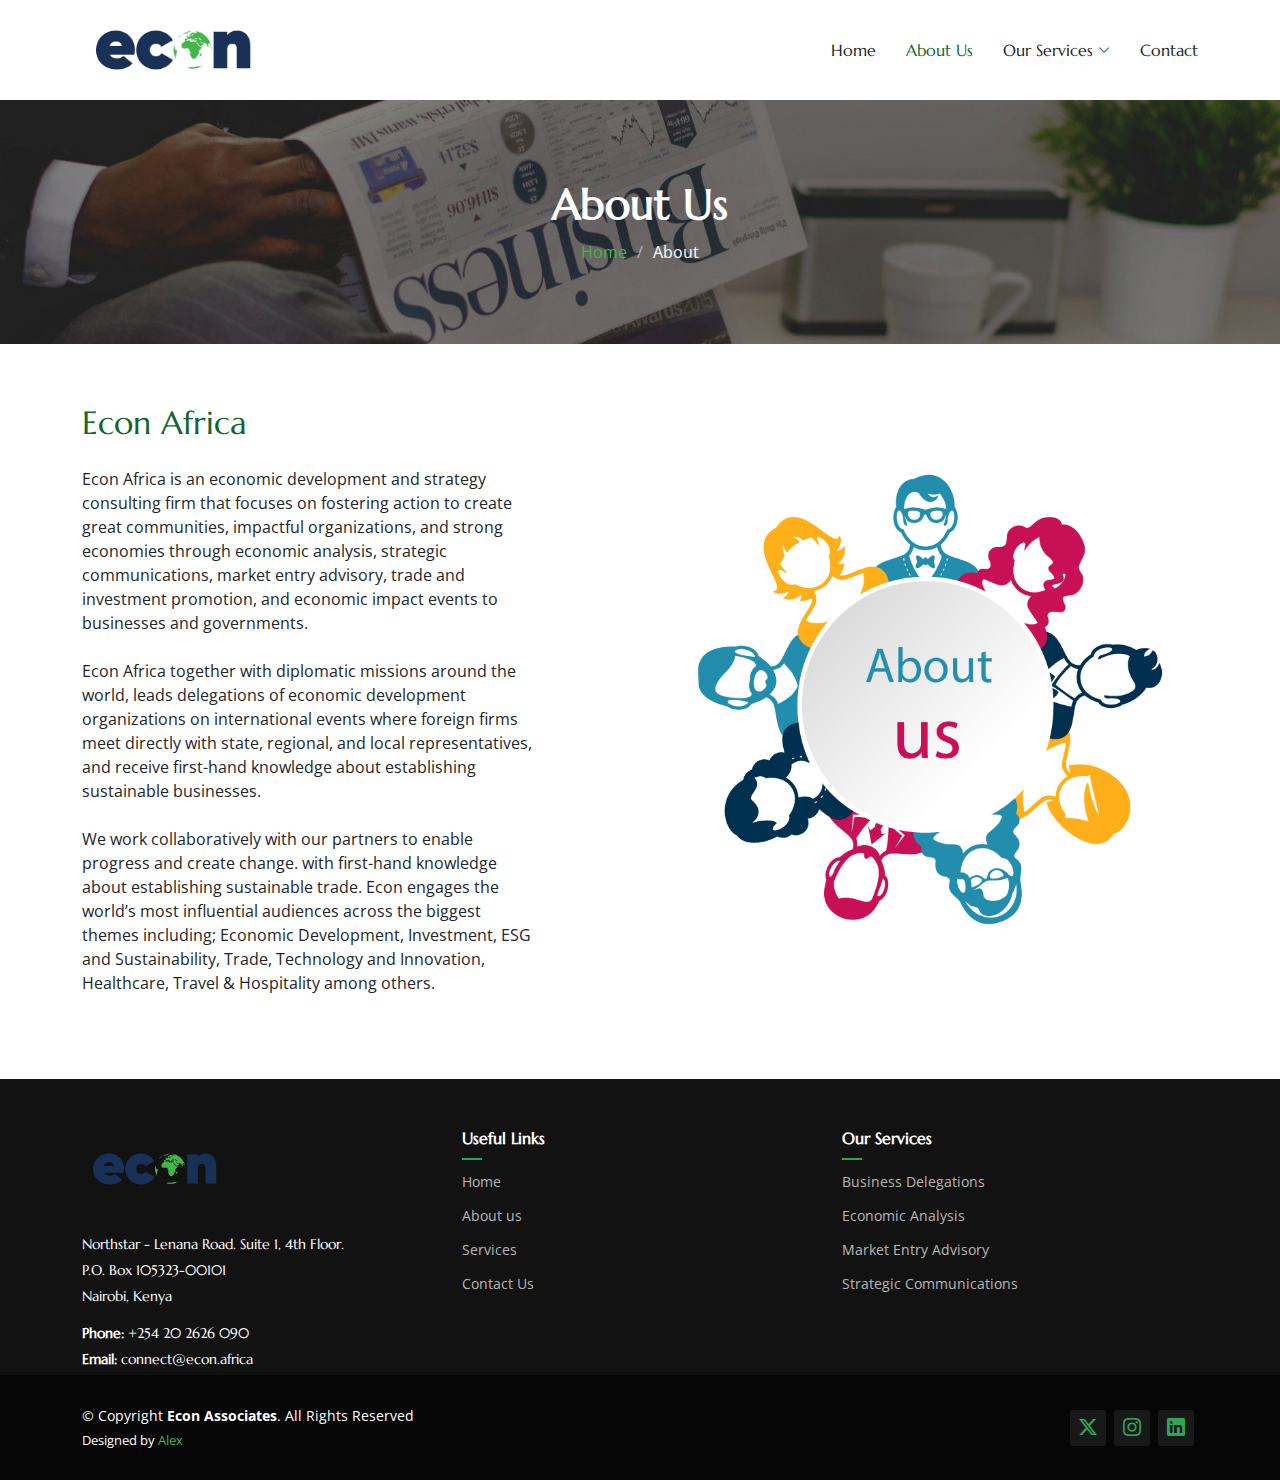
<file: About/index.html>
<!DOCTYPE html>
<html lang="en">

<head>
  <meta charset="utf-8">
  <meta content="width=device-width, initial-scale=1.0" name="viewport">
  <title>Econ Africa</title>
  <meta name="description" content="">
  <meta name="keywords" content="">

  <!-- Favicons -->
  <link href="../assets/img/favicon.png" rel="icon">
  <link href="../assets/img/apple-touch-icon.png" rel="apple-touch-icon">

  <!-- Fonts -->
  <link href="https://fonts.googleapis.com" rel="preconnect">
  <link href="https://fonts.gstatic.com" rel="preconnect" crossorigin>
  <link href="https://fonts.googleapis.com/css2?family=Open+Sans:ital,wght@0,300;0,400;0,500;0,600;0,700;0,800;1,300;1,400;1,500;1,600;1,700;1,800&family=Marcellus:wght@400&display=swap" rel="stylesheet">

  <!-- Vendor CSS Files -->
  <link href="../assets/vendor/bootstrap/css/bootstrap.min.css" rel="stylesheet">
  <link href="../assets/vendor/bootstrap-icons/bootstrap-icons.css" rel="stylesheet">
  <link href="../assets/vendor/aos/aos.css" rel="stylesheet">
  <link href="../assets/vendor/swiper/swiper-bundle.min.css" rel="stylesheet">
  <link href="../assets/vendor/glightbox/css/glightbox.min.css" rel="stylesheet">

  <!-- Main CSS File -->
  <link href="../assets/css/main.css" rel="stylesheet">

  <!-- =======================================================
  * Template Name: AgriCulture
  * Template URL: https://bootstrapmade.com/agriculture-bootstrap-website-template/
  * Updated: Aug 07 2024 with Bootstrap v5.3.3
  * Author: BootstrapMade.com
  * License: https://bootstrapmade.com/license/
  ======================================================== -->
</head>

<body class="about-page">

  <header id="header" class="header d-flex align-items-center position-relative">
    <div class="container-fluid container-xl position-relative d-flex align-items-center justify-content-between">

      <a href="/" class="logo d-flex align-items-center">
        <!-- Uncomment the line below if you also wish to use an image logo -->
        <img src="../assets/img/Econ Logo.png" alt="AgriCulture">
        <!-- <h1 class="sitename">AgriCulture</h1>  -->
      </a>

      <nav id="navmenu" class="navmenu">
        <ul>
          <li><a href="/">Home</a></li>
          <li><a href="../About/" class="active">About Us</a></li>
          <li class="dropdown"><a href="#services"><span>Our Services</span> <i class="bi bi-chevron-down toggle-dropdown"></i></a>
            <ul>
              <li><a href="../Trade-Investment/">Trade & Investment Promotion</a></li>
              <li><a href="../Market-Entry/">Market Entry Advisory</a></li>
              <li><a href="../Economic-Analysis/">Economic Analysis</a></li>
              <li><a href="../Startups/">Supporting Startups Scale</a></li>
              <li><a href="../Strategic-Communications/">Strategic Communications</a></li>
              <li><a href="../Business-Delegations/">Business Delegations Globally</a></li>
              <li><a href="../Market-Leading/">Market Leading Events</a></li>
              <li><a href="../Engaging-Diverse-Stakeholders/">Engaging Diverse Stakeholders</a></li>
            </ul>
          </li>
          <li><a href="../Contact/">Contact</a></li>
        </ul>
        <i class="mobile-nav-toggle d-xl-none bi bi-list"></i>
      </nav>

    </div>
  </header>

  <main class="main">

    <!-- Page Title -->
    <div class="page-title dark-background" data-aos="fade" style="background-image: url(../assets/img/about-title-bg.jpg);">
      <div class="container position-relative">
        <h1>About Us</h1>
        <!--<p>Esse dolorum voluptatum ullam est sint nemo et est ipsa porro placeat quibusdam quia assumenda numquam molestias.</p>-->
        <nav class="breadcrumbs">
          <ol>
            <li><a href="/">Home</a></li>
            <li class="current">About</li>
          </ol>
        </nav>
      </div>
    </div><!-- End Page Title -->

    <!-- About 3 Section -->
    <section id="about-3" class="about-3 section">

      <div class="container">
        <div class="row gy-4 justify-content-between align-items-center">
          <div class="col-lg-6 order-lg-2 position-relative" data-aos="zoom-out">
            <img src="../assets/img/about.png" alt="Image" class="img-fluid">
            <!--<a href="https://www.youtube.com/watch?v=Y7f98aduVJ8" class="glightbox pulsating-play-btn">
              <span class="play"><i class="bi bi-play-fill"></i></span>
            </a>-->
          </div>
          <div class="col-lg-5 order-lg-1" data-aos="fade-up" data-aos-delay="100">
            <h2 class="content-title mb-4">Econ Africa</h2>
            <p class="mb-4">
              Econ Africa is an economic development and strategy consulting firm that focuses on fostering
              action to create great communities, impactful organizations, and strong economies through
              economic analysis, strategic communications, market entry advisory, trade and investment
              promotion, and economic impact events to businesses and governments.<br><br>
              Econ Africa together with diplomatic missions around the world, leads delegations of economic
              development organizations on international events where foreign firms meet directly with state,
              regional, and local representatives, and receive first-hand knowledge about establishing
              sustainable businesses. <br><br>
              We work collaboratively with our partners to enable progress and create change. with first-hand
              knowledge about establishing sustainable trade.
              Econ engages the world’s most influential audiences across the biggest themes including;
              Economic Development, Investment, ESG and Sustainability, Trade, Technology and Innovation,
              Healthcare, Travel & Hospitality among others.
            </p>
            <!--<ul class="list-unstyled list-check">
              <li>Lorem ipsum dolor sit amet</li>
              <li>Velit explicabo vitae repellendu</li>
              <li>Repellat aliquam nihil illo</li>
            </ul>-->

            <!--<p><a href="#" class="btn-cta">Get in touch</a></p>-->
          </div>
        </div>
      </div>
    </section><!-- /About 3 Section -->

    <!-- Team Section -->
    <!--<section class="team-15 team section" id="team">
      <!-- Section Title --
      <div class="container section-title" data-aos="fade-up">
        <h2>Team</h2>
        <p>Necessitatibus eius consequatur</p>
      </div><!-- End Section Title --

      <div class="content">
        <div class="container">

          <div class="row">
            <div class="col-lg-3 col-md-6 mb-4">
              <div class="person">
                <figure>
                  <img src="assets/img/team/team-1.jpg" alt="Image" class="img-fluid">
                  <div class="social">
                    <a href="#"><span class="bi bi-facebook"></span></a>
                    <a href="#"><span class="bi bi-twitter-x"></span></a>
                    <a href="#"><span class="bi bi-linkedin"></span></a>
                  </div>
                </figure>
                <div class="person-contents">
                  <h3>Joshua Stefan</h3>
                  <span class="position">Farmer</span>
                </div>
              </div>
            </div>

            <div class="col-lg-3 col-md-6 mb-4">
              <div class="person">
                <figure>
                  <img src="assets/img/team/team-2.jpg" alt="Image" class="img-fluid">
                  <div class="social">
                    <a href="#"><span class="bi bi-facebook"></span></a>
                    <a href="#"><span class="bi bi-twitter-x"></span></a>
                    <a href="#"><span class="bi bi-linkedin"></span></a>
                  </div>
                </figure>
                <div class="person-contents">
                  <h3>Sheena Anderson</h3>
                  <span class="position">Marketing</span>
                </div>
              </div>
            </div>

            <div class="col-lg-3 col-md-6 mb-4">
              <div class="person">
                <figure>
                  <img src="assets/img/team/team-3.jpg" alt="Image" class="img-fluid">
                  <div class="social">
                    <a href="#"><span class="bi bi-facebook"></span></a>
                    <a href="#"><span class="bi bi-twitter-x"></span></a>
                    <a href="#"><span class="bi bi-linkedin"></span></a>
                  </div>
                </figure>
                <div class="person-contents">
                  <h3>Evan Smith</h3>
                  <span class="position">Content</span>
                </div>
              </div>
            </div>

            <div class="col-lg-3 col-md-6 mb-4">
              <div class="person">
                <figure>
                  <img src="assets/img/team/team-4.jpg" alt="Image" class="img-fluid">
                  <div class="social">
                    <a href="#"><span class="bi bi-facebook"></span></a>
                    <a href="#"><span class="bi bi-twitter-x"></span></a>
                    <a href="#"><span class="bi bi-linkedin"></span></a>
                  </div>
                </figure>
                <div class="person-contents">
                  <h3>Kaylie Jones</h3>
                  <span class="position">Accountant</span>
                </div>
              </div>
            </div>

          </div>
        </div>
      </div>

    </section><!-- /Team Section -->

    <!-- Services Section --
    <section id="services" class="services section">

      <!-- Section Title --
      <div class="container section-title" data-aos="fade-up">
        <h2>SERVICES</h2>
        <p>Providing Fresh Produce Every Single Day</p>
      </div><!-- End Section Title --
      <div class="content">
        <div class="container">
          <div class="row g-0">
            <div class="col-lg-3 col-md-6">
              <div class="service-item">
                <span class="number">01</span>
                <div class="service-item-icon">
                  <svg xmlns="http://www.w3.org/2000/svg" version="1.1" xmlns:xlink="http://www.w3.org/1999/xlink" width="80" height="80" x="0" y="0" viewBox="0 0 509.435 509.435" style="enable-background: new 0 0 512 512" xml:space="preserve" class="">
                    <g>
                      <path d="M7.506 347.639c.994 0 2.005-.199 2.976-.619l62.037-26.857a7.5 7.5 0 0 0 3.903-9.862 7.5 7.5 0 0 0-9.862-3.903L4.523 333.255a7.501 7.501 0 0 0 2.983 14.384zM500.883 283.197c-10.953-10.952-28.175-11.423-39.689-1.267l-10.034-13.307c-19.783-26.239-46.1-46.623-76.103-58.948a7.5 7.5 0 0 0-5.699 13.875c11.136 4.575 21.708 10.382 31.567 17.249h-22.621c-4.143 0-7.5 3.358-7.5 7.5s3.357 7.5 7.5 7.5h41.188a169.382 169.382 0 0 1 19.691 21.855l11.048 14.652-71.171 67.597h-19.48a35.772 35.772 0 0 0 6.775-20.976c0-19.837-16.139-35.975-35.976-35.975h-75.023l-48.33-15.005a160.871 160.871 0 0 0-37.992-6.934l2.533-3.359a169.852 169.852 0 0 1 19.67-21.855h27.398c4.143 0 7.5-3.358 7.5-7.5s-3.357-7.5-7.5-7.5h-8.848a165.125 165.125 0 0 1 38.01-19.73c28.992-10.532 60.376-12.89 90.754-6.821a7.498 7.498 0 0 0 8.824-5.885 7.5 7.5 0 0 0-5.885-8.824 184.517 184.517 0 0 0-28.616-3.4v-83.727h64.189c43.49 0 78.872-35.382 78.872-78.872V22.488c0-8.712-7.088-15.801-15.801-15.801h-51.729c-4.143 0-7.5 3.358-7.5 7.5s3.357 7.5 7.5 7.5h51.729c.441 0 .801.359.801.801v11.051c0 35.219-28.653 63.872-63.872 63.872h-64.189V85.559c0-28.082 18.793-53.262 45.701-61.234a7.5 7.5 0 1 0-4.261-14.382c-15.972 4.732-30.338 14.681-40.451 28.015-10.46 13.79-15.988 30.25-15.988 47.601v16.416c-9.59-9.839-22.97-15.965-37.762-15.965h-43.432c-6.193 0-11.232 5.039-11.232 11.232v23.629c0 29.093 23.669 52.762 52.763 52.762h39.663v22.475a183.375 183.375 0 0 0-55.199 10.86c-32.974 11.978-61.705 33.297-83.085 61.653l-9.313 12.351a161.07 161.07 0 0 0-54.289 12.692 7.5 7.5 0 0 0-3.949 9.844 7.498 7.498 0 0 0 9.844 3.949c31.858-13.616 67.62-15.458 100.696-5.188l49.416 15.343c.72.224 1.47.337 2.224.337h76.161c11.566 0 20.976 9.409 20.976 20.975s-9.409 20.976-20.976 20.976h-71.803c-4.143 0-7.5 3.358-7.5 7.5s3.357 7.5 7.5 7.5h123.477a7.5 7.5 0 0 0 5.165-2.062l83.48-79.289c5.56-5.279 14.158-5.167 19.577.252a13.957 13.957 0 0 1 .853 18.9l-80.942 97.046a37.161 37.161 0 0 1-21.112 12.581L259.57 448.474c-20.377 4.113-41.89 1.365-60.575-7.739l-53.332-25.982a7.507 7.507 0 0 0-6.884.162L3.903 488.665a7.5 7.5 0 0 0 7.197 13.161l131.475-71.888 49.849 24.285c21.631 10.538 46.53 13.72 70.114 8.957l129.506-26.146a52.209 52.209 0 0 0 29.663-17.677l80.942-97.046c9.682-11.61 8.923-28.426-1.766-39.114zM258.212 158.634c-20.822 0-37.763-16.94-37.763-37.762V101.01h39.664c20.822 0 37.762 16.94 37.762 37.762v19.861h-39.663z" fill="currentColor" opacity="1" data-original="currentColor"></path>
                      <path d="M319.171 240.778a7.5 7.5 0 0 0-7.5-7.5h-9.43c-4.143 0-7.5 3.358-7.5 7.5s3.357 7.5 7.5 7.5h9.43a7.5 7.5 0 0 0 7.5-7.5zM272.068 264.08c-4.143 0-7.5 3.358-7.5 7.5s3.357 7.5 7.5 7.5h34.888c4.143 0 7.5-3.358 7.5-7.5s-3.357-7.5-7.5-7.5zM400.305 307.996c4.143 0 7.5-3.358 7.5-7.5s-3.357-7.5-7.5-7.5h-8.172c-4.143 0-7.5 3.358-7.5 7.5s3.357 7.5 7.5 7.5z" fill="currentColor" opacity="1" data-original="currentColor"></path>
                    </g>
                  </svg>
                </div>
                <div class="service-item-content">
                  <h3 class="service-heading">Planting</h3>
                  <p>
                    Gravida sodales condimentum pellen tesq accumsan orci quam
                    sagittis sapie
                  </p>
                </div>
              </div>
            </div>
            <div class="col-lg-3 col-md-6">
              <div class="service-item">
                <span class="number">02</span>
                <div class="service-item-icon">
                  <svg xmlns="http://www.w3.org/2000/svg" version="1.1" xmlns:xlink="http://www.w3.org/1999/xlink" width="80" height="80" x="0" y="0" viewBox="0 0 514.314 514.314" style="enable-background: new 0 0 512 512" xml:space="preserve" class="">
                    <g>
                      <path d="M434.176 51.297h72.639c4.143 0 7.5-3.358 7.5-7.5s-3.357-7.5-7.5-7.5h-72.639c-4.143 0-7.5 3.358-7.5 7.5s3.357 7.5 7.5 7.5zM117.994 54.791h30.852c5.47 6.605 13.729 10.82 22.955 10.82h42.865l35.886 35.886c8.246 8.246 19.209 12.787 30.869 12.787h8.32c4.143 0 7.5-3.358 7.5-7.5s-3.357-7.5-7.5-7.5h-8.32c-7.654 0-14.85-2.981-20.262-8.393l-38.083-38.083a7.5 7.5 0 0 0-5.304-2.197H171.8c-8.159 0-14.797-6.638-14.797-14.797s6.638-14.797 14.797-14.797h123.757a66.756 66.756 0 0 1 35.416 10.157l30.374 18.983a7.497 7.497 0 0 0 3.975 1.14h36.891c4.143 0 7.5-3.358 7.5-7.5s-3.357-7.5-7.5-7.5h-34.739l-28.551-17.843a81.742 81.742 0 0 0-43.365-12.437H171.801c-16.43 0-29.797 13.367-29.797 29.798 0 1.349.099 2.675.273 3.977h-24.283a7.5 7.5 0 1 0 0 14.999zM30.38 144.476h20.344a29.724 29.724 0 0 0-4.003 14.921c0 14.399 10.225 26.453 23.795 29.288a29.746 29.746 0 0 0-4.371 15.555c0 16.499 13.423 29.921 29.921 29.921h131.637a7.5 7.5 0 0 0 7.498-7.688 7.5 7.5 0 0 0-8.307-7.311H96.065c-8.228 0-14.921-6.694-14.921-14.921s6.693-14.921 14.921-14.921H163.9c4.143 0 7.5-3.358 7.5-7.5s-3.357-7.5-7.5-7.5H76.643c-8.228 0-14.922-6.694-14.922-14.921s6.694-14.921 14.922-14.921H163.9c4.143 0 7.5-3.358 7.5-7.5s-3.357-7.5-7.5-7.5H30.38c-8.228 0-14.921-6.694-14.921-14.921s6.693-14.921 14.921-14.921H163.9c4.143 0 7.5-3.358 7.5-7.5s-3.357-7.5-7.5-7.5H62.547c-8.228 0-14.921-6.694-14.921-14.921s6.693-14.921 14.921-14.921h23.485c4.143 0 7.5-3.358 7.5-7.5s-3.357-7.5-7.5-7.5H62.547c-16.498 0-29.921 13.423-29.921 29.921a29.719 29.719 0 0 0 4.003 14.921H30.38C13.882 84.636.459 98.059.459 114.557s13.423 29.919 29.921 29.919zM506.814 196.74H389.248a7.497 7.497 0 0 0-4.629 1.599l-5.613 4.403c-13.495 10.588-30.375 16.42-47.529 16.42h-12.272a7.5 7.5 0 0 0-8.309 7.5 7.5 7.5 0 0 0 7.5 7.5h13.081c20.496 0 40.664-6.967 56.788-19.618l3.574-2.804h114.976a7.5 7.5 0 1 0-.001-15z" fill="currentColor" opacity="1" data-original="currentColor" class=""></path>
                      <path d="M192.215 150.164c0 15.372 12.506 27.878 27.878 27.878s27.879-12.506 27.879-27.878-12.507-27.878-27.879-27.878-27.878 12.506-27.878 27.878zm40.757 0c0 7.101-5.777 12.878-12.879 12.878-7.101 0-12.878-5.777-12.878-12.878s5.777-12.878 12.878-12.878c7.101-.001 12.879 5.777 12.879 12.878zM273.049 203.771c-12.599 0-22.848 10.25-22.848 22.848s10.249 22.847 22.848 22.847 22.848-10.249 22.848-22.847-10.25-22.848-22.848-22.848zm0 30.695c-4.327 0-7.848-3.52-7.848-7.847s3.521-7.848 7.848-7.848 7.848 3.521 7.848 7.848-3.521 7.847-7.848 7.847zM474.178 493.298h-9.202l-73.199-62.323c-3.155-2.686-7.888-2.305-10.573.849s-2.305 7.887.849 10.572l59.785 50.902H43.105l108.164-92.092a77.855 77.855 0 0 1 50.423-18.558h81.558a77.851 77.851 0 0 1 50.423 18.558l24.029 20.458a7.498 7.498 0 0 0 10.573-.849 7.5 7.5 0 0 0-.849-10.572l-24.029-20.458a92.867 92.867 0 0 0-60.147-22.137h-51.158v-26.806h15.44c24.205 0 43.896-19.692 43.896-43.897v-8.808c0-6.785-5.52-12.305-12.305-12.305h-18.135c-19.99 0-36.891 13.437-42.174 31.749-5.716-4.945-13.156-7.947-21.29-7.947h-15.061c-6.942 0-12.591 5.648-12.591 12.592v7.399c0 17.97 14.619 32.589 32.589 32.589h14.629v15.433h-15.399a92.867 92.867 0 0 0-60.147 22.137L19.967 493.298H7.5c-4.143 0-7.5 3.358-7.5 7.5s3.357 7.5 7.5 7.5h466.678a7.5 7.5 0 0 0 0-15zM232.092 319.73c0-15.934 12.963-28.897 28.897-28.897h15.439v6.112c0 15.934-12.963 28.897-28.896 28.897h-15.44zm-16.978 17.485h-12.651c-9.698 0-17.589-7.89-17.589-17.589v-4.991h12.651c9.698 0 17.589 7.89 17.589 17.589z" fill="currentColor" opacity="1" data-original="currentColor" class=""></path>
                      <path d="M178.358 429.065c0 13.218 10.754 23.972 23.972 23.972s23.972-10.753 23.972-23.972-10.754-23.972-23.972-23.972-23.972 10.753-23.972 23.972zm32.944 0c0 4.947-4.024 8.972-8.972 8.972s-8.972-4.025-8.972-8.972 4.024-8.972 8.972-8.972 8.972 4.024 8.972 8.972zM252.23 445.536c0 15.706 12.777 28.484 28.483 28.484s28.484-12.778 28.484-28.484-12.778-28.484-28.484-28.484-28.483 12.778-28.483 28.484zm41.968 0c0 7.435-6.049 13.484-13.484 13.484s-13.483-6.049-13.483-13.484 6.049-13.484 13.483-13.484c7.435 0 13.484 6.049 13.484 13.484z" fill="currentColor" opacity="1" data-original="currentColor" class=""></path>
                    </g>
                  </svg>
                </div>
                <div class="service-item-content">
                  <h3 class="service-heading">Mulching</h3>
                  <p>
                    Gravida sodales condimentum pellen tesq accumsan orci quam
                    sagittis sapie
                  </p>
                </div>
              </div>
            </div>
            <div class="col-lg-3 col-md-6">
              <div class="service-item">
                <span class="number">03</span>
                <div class="service-item-icon">
                  <svg xmlns="http://www.w3.org/2000/svg" version="1.1" xmlns:xlink="http://www.w3.org/1999/xlink" width="80" height="80" x="0" y="0" viewBox="0 0 516.53 516.53" style="enable-background: new 0 0 512 512" xml:space="preserve" class="">
                    <g>
                      <path d="M504.085 341.447a113.617 113.617 0 0 0-11.524-27.805c3.866-6.212 3.104-14.506-2.288-19.897l-5.804-5.804v-67.388c0-10.907-8.398-19.878-19.066-20.817V73.099h4.012c8.301 0 15.054-6.753 15.054-15.054V37.599c0-8.301-6.753-15.054-15.054-15.054h-23.242a7.5 7.5 0 0 0 0 15l23.296.054-.054 20.5-241.554-.054.054-20.5H414.21a7.5 7.5 0 0 0 0-15H227.916c-8.301 0-15.054 6.753-15.054 15.054v20.446c0 8.301 6.753 15.054 15.054 15.054h14.719L231.27 201.13c-5.215 2.077-9.463 6.215-11.642 11.675l-14.014 35.128h-27.323l-24.417-28.857a16.73 16.73 0 0 0-12.795-5.936H99.071c-9.242 0-16.761 7.519-16.761 16.761v18.66a44.759 44.759 0 0 0-35.97 33.278L24.937 367.09C9.676 380.359 0 399.894 0 421.658c0 39.881 32.446 72.327 72.328 72.327 37.349 0 68.174-28.457 71.938-64.827h25.905v12.546c0 8.282 6.738 15.02 15.02 15.02h64.364c8.282 0 15.02-6.738 15.02-15.02v-12.546h29.374c-3.278 6.098-2.356 13.875 2.785 19.016l19.555 19.554a16 16 0 0 0 11.388 4.718c3.045 0 5.961-.839 8.506-2.431a113.556 113.556 0 0 0 27.808 11.525c1.662 7.123 8.064 12.445 15.686 12.445h27.655c7.602 0 13.99-5.293 15.672-12.441a113.582 113.582 0 0 0 27.814-11.525 15.986 15.986 0 0 0 8.514 2.427c4.302 0 8.346-1.675 11.388-4.717l19.555-19.555c5.396-5.396 6.156-13.7 2.29-19.901a113.607 113.607 0 0 0 11.522-27.801c7.123-1.662 12.445-8.064 12.445-15.686v-27.655c-.002-7.621-5.324-14.023-12.447-15.684zm-53.681-141.805h-15.681V73.099h15.681zM419.723 73.099v126.543h-142.46l11.233-126.543zm-146.286 0-11.233 126.543h-15.743l11.234-126.543zM99.071 228.14h42.008c.519 0 1.008.227 1.344.624l16.219 19.169H97.311v-18.032c0-.971.79-1.761 1.76-1.761zm-51.11 108.845h167.157c12.315 0 22.334-10.019 22.334-22.334v-16.152c0-12.315-10.019-22.334-22.334-22.334h-77.364a7.5 7.5 0 0 0 0 15h77.364c4.044 0 7.334 3.29 7.334 7.334v16.152c0 4.044-3.29 7.334-7.334 7.334H51.727l7.738-30.821h46.327a7.5 7.5 0 0 0 0-15h-40.76a29.774 29.774 0 0 1 24.779-13.231h120.886a7.5 7.5 0 0 0 6.966-4.721l15.897-39.849a5.883 5.883 0 0 1 5.49-3.721h224.51a5.916 5.916 0 0 1 5.91 5.91v52.522c-5.348-4.343-12.853-4.747-18.636-1.165a113.598 113.598 0 0 0-27.818-11.532c-1.662-7.123-8.063-12.445-15.685-12.445h-27.655c-7.602 0-13.99 5.294-15.672 12.441a113.583 113.583 0 0 0-27.818 11.527c-6.213-3.868-14.506-3.104-19.897 2.288l-19.555 19.555c-5.375 5.375-6.149 13.637-2.28 19.884a113.572 113.572 0 0 0-11.531 27.818c-7.123 1.662-12.445 8.063-12.445 15.685v27.655c0 7.602 5.293 13.99 12.441 15.672 1.242 4.67 2.784 9.24 4.603 13.699h-24.12c-2.277-5.402-7.626-9.204-13.847-9.204h-64.364c-6.221 0-11.569 3.802-13.847 9.204h-27.078c-3.764-36.371-34.589-64.828-71.938-64.828a71.896 71.896 0 0 0-28.994 6.086zm24.367 142c-31.61 0-57.328-25.717-57.328-57.327s25.717-57.328 57.328-57.328 57.327 25.717 57.327 57.328-25.717 57.327-57.327 57.327zm177.24-37.262h-.013l-64.384-.02.02-21.75 64.384.02zm251.962-56.937c0 .609-.496 1.105-1.189 1.105-4.816 0-8.956 3.287-10.065 7.992a98.695 98.695 0 0 1-12.139 29.288c-2.543 4.113-1.939 9.365 1.447 12.75l.084.084a1.105 1.105 0 0 1 0 1.562l-19.555 19.555a1.085 1.085 0 0 1-.781.323c-.208 0-.514-.056-.761-.303a3.326 3.326 0 0 0-.084-.084c-3.406-3.407-8.658-4.01-12.77-1.467a98.657 98.657 0 0 1-29.288 12.138c-4.706 1.11-7.992 5.25-7.992 10.15 0 .609-.496 1.105-1.104 1.105h-27.655c-.609 0-1.105-.496-1.105-1.189 0-4.816-3.287-8.956-7.992-10.066a98.69 98.69 0 0 1-29.287-12.137 10.35 10.35 0 0 0-5.455-1.561c-2.68 0-5.338 1.049-7.38 3.091a1.085 1.085 0 0 1-.781.323c-.208 0-.513-.056-.781-.324l-19.555-19.555c-.431-.431-.431-1.132.064-1.627 3.406-3.406 4.009-8.657 1.466-12.77a98.66 98.66 0 0 1-12.138-29.287c-1.11-4.706-5.25-7.992-10.15-7.992a1.107 1.107 0 0 1-1.105-1.105V357.13c0-.609.496-1.104 1.189-1.104 4.816 0 8.956-3.287 10.066-7.992a98.661 98.661 0 0 1 12.138-29.288c2.542-4.112 1.939-9.364-1.531-12.833a1.106 1.106 0 0 1 0-1.563l19.555-19.555c.431-.431 1.132-.431 1.626.064 3.407 3.408 8.658 4.011 12.77 1.467a98.666 98.666 0 0 1 29.288-12.138c4.706-1.11 7.992-5.25 7.992-10.15 0-.609.496-1.105 1.105-1.105h27.655c.609 0 1.104.496 1.104 1.189 0 4.816 3.287 8.956 7.992 10.066a98.664 98.664 0 0 1 29.288 12.139c4.113 2.543 9.365 1.939 12.833-1.531a1.107 1.107 0 0 1 1.563 0l19.555 19.555c.431.431.431 1.132-.062 1.625-3.408 3.406-4.012 8.658-1.468 12.771a98.666 98.666 0 0 1 12.138 29.288c1.11 4.706 5.25 7.992 10.066 7.992h.084c.609 0 1.105.496 1.105 1.104z" fill="currentColor" opacity="1" data-original="currentColor" class=""></path>
                      <path d="M454.895 335.721a7.5 7.5 0 0 0-3.834 9.889 62.412 62.412 0 0 1 5.335 25.349c0 34.678-28.213 62.891-62.891 62.891s-62.891-28.213-62.891-62.891c0-34.679 28.213-62.892 62.891-62.892a62.934 62.934 0 0 1 40.397 14.703 7.5 7.5 0 0 0 10.566-.923 7.5 7.5 0 0 0-.923-10.566 77.96 77.96 0 0 0-50.041-18.213c-42.949 0-77.891 34.942-77.891 77.892 0 42.949 34.942 77.891 77.891 77.891s77.891-34.942 77.891-77.891c0-10.895-2.224-21.46-6.611-31.403a7.5 7.5 0 0 0-9.889-3.836zM72.328 381.807c-21.974 0-39.851 17.877-39.851 39.851s17.877 39.851 39.851 39.851 39.851-17.877 39.851-39.851-17.878-39.851-39.851-39.851zm0 64.702c-13.703 0-24.851-11.148-24.851-24.851s11.148-24.851 24.851-24.851 24.851 11.148 24.851 24.851-11.149 24.851-24.851 24.851z" fill="currentColor" opacity="1" data-original="currentColor" class=""></path>
                      <path d="M393.504 328.829c-23.23 0-42.13 18.899-42.13 42.13 0 23.23 18.899 42.129 42.13 42.129s42.13-18.899 42.13-42.129-18.9-42.13-42.13-42.13zm0 69.26c-14.959 0-27.13-12.17-27.13-27.129s12.17-27.13 27.13-27.13 27.13 12.17 27.13 27.13c0 14.958-12.171 27.129-27.13 27.129zM249.861 265.585a7.487 7.487 0 0 0 2.663.491 7.503 7.503 0 0 0 7.013-4.838l9.438-24.841a7.5 7.5 0 0 0-14.022-5.328l-9.438 24.841a7.499 7.499 0 0 0 4.346 9.675zM285.384 265.585a7.487 7.487 0 0 0 2.663.491 7.502 7.502 0 0 0 7.012-4.838l9.439-24.841a7.5 7.5 0 0 0-4.347-9.675 7.5 7.5 0 0 0-9.675 4.347l-9.439 24.841a7.5 7.5 0 0 0 4.347 9.675z" fill="currentColor" opacity="1" data-original="currentColor" class=""></path>
                    </g>
                  </svg>
                </div>
                <div class="service-item-content">
                  <h3 class="service-heading">Plowing</h3>
                  <p>
                    Gravida sodales condimentum pellen tesq accumsan orci quam
                    sagittis sapie
                  </p>
                </div>
              </div>
            </div>
            <div class="col-lg-3 col-md-6">
              <div class="service-item">
                <span class="number">04</span>
                <div class="service-item-icon">
                  <svg xmlns="http://www.w3.org/2000/svg" version="1.1" xmlns:xlink="http://www.w3.org/1999/xlink" width="80" height="80" x="0" y="0" viewBox="0 0 509.389 509.389" style="enable-background: new 0 0 512 512" xml:space="preserve" class="">
                    <g>
                      <path d="M495.69 14.267A46.636 46.636 0 0 0 458.364.766a46.637 46.637 0 0 0-34.257 20.05l-24.614 35.749a309.594 309.594 0 0 1-37.289 44.521 7.5 7.5 0 0 0 10.544 10.668 324.596 324.596 0 0 0 39.1-46.684l24.614-35.749a31.674 31.674 0 0 1 23.268-13.618 31.66 31.66 0 0 1 25.354 9.17 31.681 31.681 0 0 1 9.171 25.355 31.679 31.679 0 0 1-13.618 23.267l-35.75 24.615a324.066 324.066 0 0 0-59.859 53.246l-22.502 25.667a5.412 5.412 0 0 1-3.933 1.86c-1.518.071-2.966-.518-4.047-1.599l-21.873-21.872c-1.081-1.082-1.649-2.52-1.599-4.048s.711-2.925 1.86-3.933l15.802-13.854a7.5 7.5 0 0 0-9.889-11.279l-15.802 13.854a20.546 20.546 0 0 0-6.964 14.719 20.37 20.37 0 0 0 .64 5.69l-35.241 35.241c-7.726-5.323-17.119-7.656-26.65-6.449-8.734 1.104-16.614 5.058-22.612 11.157l-37.903-37.903a28.552 28.552 0 0 0-22.3-8.292 28.547 28.547 0 0 0-20.847 11.457c-23.749 31.972-43.447 60.009-60.222 85.713a7.5 7.5 0 0 0 6.275 11.6 7.495 7.495 0 0 0 6.288-3.402c16.606-25.447 36.135-53.239 59.7-84.966a13.562 13.562 0 0 1 9.903-5.441 13.585 13.585 0 0 1 10.595 3.939l39.789 39.789-63.489 107.398c-5.606 9.484-4.179 21.121 3.554 28.957 4.724 4.785 10.89 7.271 17.211 7.271 4.233-.001 8.536-1.115 12.519-3.399l40.792-24.114a7.499 7.499 0 1 0-7.632-12.912l-40.706 24.064c-4.745 2.723-9.055 1.038-11.506-1.446-1.129-1.144-4.561-5.302-1.318-10.787L239.37 211.63c3.736-6.32 10.058-10.474 17.342-11.395 7.292-.918 14.44 1.529 19.633 6.722l25.938 25.938c5.187 5.186 7.654 12.36 6.771 19.686-.878 7.28-4.911 13.598-10.99 17.288l-44.019 26.021a7.5 7.5 0 0 0 7.632 12.912l38.725-22.893 40.397 40.396a13.558 13.558 0 0 1 3.938 10.564 13.606 13.606 0 0 1-5.428 9.926c-54.818 40.993-97.27 69.301-137.646 91.785-50.099 27.898-95.647 45.713-139.25 54.462-13.202 2.648-26.235-1.337-35.759-10.935a40.033 40.033 0 0 1-10.799-36.472c10.129-48.517 33.232-101.845 70.63-163.033a7.501 7.501 0 0 0-12.799-7.823c-38.309 62.679-62.028 117.563-72.515 167.79-3.796 18.186 1.75 36.916 14.835 50.103 10.368 10.45 24.27 16.146 38.625 16.145 3.564 0 7.159-.352 10.732-1.068 45.149-9.06 92.12-27.398 143.597-56.063 40.984-22.823 83.956-51.469 139.331-92.878a28.597 28.597 0 0 0 11.407-20.864 28.554 28.554 0 0 0-8.292-22.245l-38.525-38.525c6.079-6.031 10.002-13.987 11.063-22.799 1.106-9.18-1.037-18.215-5.937-25.753l35.39-35.39a20.4 20.4 0 0 0 5.022.654 20.546 20.546 0 0 0 15.384-6.975l22.502-25.667a309.032 309.032 0 0 1 57.086-50.779l35.749-24.614a46.635 46.635 0 0 0 20.05-34.256 46.63 46.63 0 0 0-13.5-37.328zM340.732 184.685l-32.723 32.723-15.459-15.459 32.723-32.723z" fill="currentColor" opacity="1" data-original="currentColor"></path>
                    </g>
                  </svg>
                </div>
                <div class="service-item-content">
                  <h3 class="service-heading">Mowing</h3>
                  <p>
                    Gravida sodales condimentum pellen tesq accumsan orci quam
                    sagittis sapie
                  </p>
                </div>
              </div>
            </div>

            <div class="col-lg-3 col-md-6">
              <div class="service-item">
                <span class="number">05</span>
                <div class="service-item-icon">
                  <svg xmlns="http://www.w3.org/2000/svg" version="1.1" xmlns:xlink="http://www.w3.org/1999/xlink" width="80" height="80" x="0" y="0" viewBox="0 0 513.089 513.089" style="enable-background: new 0 0 512 512" xml:space="preserve" class="">
                    <g>
                      <path d="M194.209 386.877a7.497 7.497 0 0 0-9.15 5.363 75.07 75.07 0 0 0-2.428 18.947c0 13.789 3.615 27 10.454 38.204a7.494 7.494 0 0 0 10.308 2.495 7.5 7.5 0 0 0 2.494-10.309c-5.401-8.851-8.257-19.359-8.257-30.39a60.09 60.09 0 0 1 1.941-15.16 7.497 7.497 0 0 0-5.362-9.15z" fill="currentColor" opacity="1" data-original="currentColor"></path>
                      <path d="M382.56 0h-27.319c-12.654 0-25.236 3.119-36.386 9.021a7.5 7.5 0 0 0 7.018 13.258c9.124-4.83 19.005-7.278 29.368-7.278h27.222v12.022c0 34.679-28.213 62.892-62.892 62.892h-27.222V77.893c0-13.309 4.12-26.038 11.914-36.811a7.5 7.5 0 0 0-12.153-8.793c-9.657 13.347-14.762 29.117-14.762 45.604V119.154a88.294 88.294 0 0 1-14.296 48.23l-20.501 31.543a46.65 46.65 0 0 0-9.615-13.916l-1.273-1.273v-14.053c0-21.604-9.58-41.872-26.284-55.608a7.5 7.5 0 0 0-9.528 11.586c13.226 10.876 20.812 26.922 20.812 44.022v9.66h-29.069c-31.412 0-56.968-25.556-56.968-56.968v-9.66h29.069c3.454 0 6.976.329 10.467.977a7.5 7.5 0 0 0 2.738-14.748 72.57 72.57 0 0 0-13.205-1.229h-31.883c-6.72 0-12.187 5.467-12.187 12.186v12.474c0 39.684 32.284 71.968 71.968 71.968h33.463l1.273 1.273c5.979 5.979 9.271 13.927 9.271 22.381v98.306a79.003 79.003 0 0 0-21.446 5.114c-4.152-2.798-9.597-3.045-13.983-.509-30.558 17.671-49.541 52.263-49.541 90.277 0 56.188 41.481 101.901 92.47 101.901s92.47-45.713 92.47-101.901c0-.237-.004-.473-.009-.709l-.005-.334a7.5 7.5 0 0 0-7.499-7.433h-.068a7.5 7.5 0 0 0-7.433 7.567l.014.909c0 47.917-34.753 86.901-77.47 86.901s-77.47-38.984-77.47-86.901c0-32.212 15.656-61.449 40.948-76.643l40.182 34.094c5.225 4.433 13.1 4.099 17.929-.761l25.512-25.668c11.649 10.022 20.473 23.408 25.562 38.809a7.496 7.496 0 0 0 9.475 4.768 7.5 7.5 0 0 0 4.768-9.474c-6.15-18.613-17.027-34.756-31.454-46.681-4.011-3.317-9.358-3.923-13.824-1.93-10.53-6.377-22.136-10.243-34.128-11.384v-29.695h18.365c25.013 0 45.362-20.35 45.362-45.362v-7.928c0-6.115-4.975-11.089-11.089-11.089h-22.276c-11.667 0-22.318 4.429-30.362 11.693v-13.713l29.028-44.665a103.263 103.263 0 0 0 16.72-56.404v-14.239h27.222c42.949 0 77.892-34.942 77.892-77.892v-12.12C397.462 6.685 390.777 0 382.56 0zM251.211 356.136l-27.468-23.306a63.694 63.694 0 0 1 15.358-1.884c10.366 0 20.534 2.525 29.851 7.34zm25.752-118.894h18.365v4.017c0 16.742-13.62 30.362-30.362 30.362h-18.365v-4.017c0-16.741 13.62-30.362 30.362-30.362z" fill="currentColor" opacity="1" data-original="currentColor"></path>
                    </g>
                  </svg>
                </div>
                <div class="service-item-content">
                  <h3 class="service-heading">Seeding</h3>
                  <p>
                    Gravida sodales condimentum pellen tesq accumsan orci quam
                    sagittis sapie
                  </p>
                </div>
              </div>
            </div>
            <div class="col-lg-3 col-md-6">
              <div class="service-item">
                <span class="number">06</span>
                <div class="service-item-icon">
                  <svg xmlns="http://www.w3.org/2000/svg" version="1.1" xmlns:xlink="http://www.w3.org/1999/xlink" width="80" height="80" x="0" y="0" viewBox="0 0 511.67 511.67" style="enable-background: new 0 0 512 512" xml:space="preserve" class="">
                    <g>
                      <path d="M492.96 296.401v-59.276c0-63.338-24.665-122.886-69.452-167.673C378.721 24.666 319.174 0 255.835 0c-54.517 0-107.757 18.967-149.914 53.407a7.5 7.5 0 1 0 9.491 11.616C154.896 32.765 204.767 15 255.835 15c59.332 0 115.112 23.105 157.066 65.059 41.953 41.954 65.059 97.734 65.059 157.066v58.7h-15v-58.7C462.96 122.916 370.044 30 255.835 30S48.71 122.916 48.71 237.125v58.7h-15v-58.7c0-56.142 21.01-109.737 59.158-150.913a7.502 7.502 0 0 0-11.004-10.195C41.139 119.975 18.71 177.19 18.71 237.125v59.276c-10.029 2.3-17.535 11.291-17.535 22.008v5.81c0 10.194 6.791 18.828 16.085 21.627l16.782 99.17c6.535 38.622 39.71 66.654 78.882 66.654h285.822c39.172 0 72.347-28.032 78.882-66.654l16.782-99.17c9.294-2.798 16.085-11.432 16.085-21.627v-5.81c0-10.717-7.506-19.708-17.535-22.008zM63.71 237.125C63.71 131.187 149.896 45 255.835 45S447.96 131.187 447.96 237.125v58.7h-27.888a64.77 64.77 0 0 0 7.259-29.747c0-9.561-2.046-18.787-6.081-27.423a7.5 7.5 0 0 0-13.59 6.35c3.1 6.633 4.671 13.723 4.671 21.073a49.851 49.851 0 0 1-9.875 29.747h-82.073a68.421 68.421 0 0 0 3.912-22.766l-.003-.369a10.737 10.737 0 0 0 2.441-7.707l-.074-.952a81.022 81.022 0 0 0-6.053-25.058c9.161-14.126 24.883-22.763 41.856-22.763a49.676 49.676 0 0 1 26.83 7.844 7.5 7.5 0 0 0 8.086-12.634 64.65 64.65 0 0 0-34.916-10.21c-19.407 0-37.547 8.686-49.744 23.261a81.08 81.08 0 0 0-25.89-24.171l-7.325-4.298v-19.86c0-6.111-4.972-11.083-11.083-11.083h-24.17c-6.111 0-11.083 4.972-11.083 11.083v19.86l-7.325 4.298a81.067 81.067 0 0 0-24.083 21.633l-21.606-40.574a68.923 68.923 0 0 0-37.588-32.526 39.21 39.21 0 0 0-31.641 2.285 39.215 39.215 0 0 0-19.556 24.977 68.922 68.922 0 0 0 6.006 49.343l37.481 70.388H63.71zm88.14 58.7-41.235-77.438a53.95 53.95 0 0 1-4.701-38.625c1.687-6.691 5.971-12.162 12.061-15.405 6.091-3.244 13.022-3.745 19.516-1.409a53.936 53.936 0 0 1 28.384 23.614L146.29 196.99a7.5 7.5 0 0 0 7.051 13.241l19.627-10.451 13.619 25.575-19.627 10.451a7.5 7.5 0 0 0 7.051 13.241l17.809-9.483a81.015 81.015 0 0 0-5.807 24.466l-.074.961a10.774 10.774 0 0 0 1.468 6.319c-.018.6-.03 1.185-.03 1.752a68.427 68.427 0 0 0 3.914 22.766H151.85zm116.357-89.059 11.029 6.472a66.163 66.163 0 0 1 31.323 43.794l-23.74-16.479a13.027 13.027 0 0 0-17.511 2.36l-12.974 15.524-12.974-15.525c-2.59-3.099-6.283-4.719-10.029-4.719-2.584 0-5.193.771-7.481 2.359l-23.74 16.478a66.163 66.163 0 0 1 31.323-43.794l11.029-6.472a7.5 7.5 0 0 0 3.704-6.469v-20.238h16.336v20.238a7.504 7.504 0 0 0 3.705 6.471zm-60.729 89.059a53.472 53.472 0 0 1-5.062-20.774c.171-.105.342-.21.509-.326l30.046-20.854 15.047 18.007c2.065 2.471 5.097 3.888 8.317 3.888s6.252-1.417 8.317-3.888v-.001l15.047-18.006 29.574 20.527a53.458 53.458 0 0 1-5.081 21.428h-96.714zm288.017 28.394c0 4.182-3.402 7.584-7.584 7.584H101.084c-4.143 0-7.5 3.358-7.5 7.5s3.357 7.5 7.5 7.5h377.952l-5.751 33.987h-14.299c-4.143 0-7.5 3.358-7.5 7.5s3.357 7.5 7.5 7.5h11.76l-7.907 46.723a64.83 64.83 0 0 1-64.093 54.157H112.924a64.83 64.83 0 0 1-64.093-54.157l-7.907-46.723h11.76c4.143 0 7.5-3.358 7.5-7.5s-3.357-7.5-7.5-7.5H38.386l-5.751-33.987h36.487c4.143 0 7.5-3.358 7.5-7.5s-3.357-7.5-7.5-7.5H23.759c-4.182 0-7.584-3.402-7.584-7.584v-5.81c0-4.182 3.402-7.584 7.584-7.584h464.152c4.182 0 7.584 3.402 7.584 7.584z" fill="currentColor" opacity="1" data-original="currentColor"></path>
                      <path d="M246.338 395.79h21.993c4.143 0 7.5-3.358 7.5-7.5s-3.357-7.5-7.5-7.5h-21.993c-4.143 0-7.5 3.358-7.5 7.5s3.357 7.5 7.5 7.5zM174.455 395.79h21.994c4.143 0 7.5-3.358 7.5-7.5s-3.357-7.5-7.5-7.5h-21.994c-4.143 0-7.5 3.358-7.5 7.5s3.357 7.5 7.5 7.5zM102.573 395.79h21.994c4.143 0 7.5-3.358 7.5-7.5s-3.357-7.5-7.5-7.5h-21.994a7.5 7.5 0 0 0 0 15zM315.221 395.79h21.994c4.143 0 7.5-3.358 7.5-7.5s-3.357-7.5-7.5-7.5h-21.994c-4.143 0-7.5 3.358-7.5 7.5s3.357 7.5 7.5 7.5zM387.103 395.79h21.994c4.143 0 7.5-3.358 7.5-7.5s-3.357-7.5-7.5-7.5h-21.994c-4.143 0-7.5 3.358-7.5 7.5s3.357 7.5 7.5 7.5zM246.338 474.186h21.993c4.143 0 7.5-3.358 7.5-7.5s-3.357-7.5-7.5-7.5h-21.993c-4.143 0-7.5 3.358-7.5 7.5s3.357 7.5 7.5 7.5zM174.455 474.186h21.994c4.143 0 7.5-3.358 7.5-7.5s-3.357-7.5-7.5-7.5h-21.994c-4.143 0-7.5 3.358-7.5 7.5s3.357 7.5 7.5 7.5zM102.573 474.186h21.994c4.143 0 7.5-3.358 7.5-7.5s-3.357-7.5-7.5-7.5h-21.994a7.5 7.5 0 0 0 0 15zM337.215 459.186h-21.994c-4.143 0-7.5 3.358-7.5 7.5s3.357 7.5 7.5 7.5h21.994a7.5 7.5 0 0 0 0-15zM387.103 474.186h21.994c4.143 0 7.5-3.358 7.5-7.5s-3.357-7.5-7.5-7.5h-21.994c-4.143 0-7.5 3.358-7.5 7.5s3.357 7.5 7.5 7.5zM273.606 430.229a7.5 7.5 0 0 0 7.5 7.5H303.1c4.143 0 7.5-3.358 7.5-7.5s-3.357-7.5-7.5-7.5h-21.994a7.5 7.5 0 0 0-7.5 7.5zM201.725 430.229a7.5 7.5 0 0 0 7.5 7.5h21.994c4.143 0 7.5-3.358 7.5-7.5s-3.357-7.5-7.5-7.5h-21.994a7.5 7.5 0 0 0-7.5 7.5zM129.843 430.229a7.5 7.5 0 0 0 7.5 7.5h21.993c4.143 0 7.5-3.358 7.5-7.5s-3.357-7.5-7.5-7.5h-21.993a7.5 7.5 0 0 0-7.5 7.5zM87.454 422.729H67.46c-4.143 0-7.5 3.358-7.5 7.5s3.357 7.5 7.5 7.5h19.994c4.143 0 7.5-3.358 7.5-7.5s-3.357-7.5-7.5-7.5zM342.49 430.229a7.5 7.5 0 0 0 7.5 7.5h21.993c4.143 0 7.5-3.358 7.5-7.5s-3.357-7.5-7.5-7.5H349.99a7.5 7.5 0 0 0-7.5 7.5zM414.372 430.229a7.5 7.5 0 0 0 7.5 7.5h21.994c4.143 0 7.5-3.358 7.5-7.5s-3.357-7.5-7.5-7.5h-21.994a7.5 7.5 0 0 0-7.5 7.5z" fill="currentColor" opacity="1" data-original="currentColor"></path>
                    </g>
                  </svg>
                </div>
                <div class="service-item-content">
                  <h3 class="service-heading">Fresh Vegetables</h3>
                  <p>
                    Gravida sodales condimentum pellen tesq accumsan orci quam
                    sagittis sapie
                  </p>
                </div>
              </div>
            </div>
            <div class="col-lg-3 col-md-6">
              <div class="service-item">
                <span class="number">07</span>
                <div class="service-item-icon">
                  <svg xmlns="http://www.w3.org/2000/svg" version="1.1" xmlns:xlink="http://www.w3.org/1999/xlink" width="80" height="80" x="0" y="0" viewBox="0 0 512.805 512.805" style="enable-background: new 0 0 512 512" xml:space="preserve" class="">
                    <g>
                      <path d="M505.305 50.503h-50.094v-7.141c0-4.143-3.357-7.5-7.5-7.5s-7.5 3.357-7.5 7.5v7.141h-50.094c-4.143 0-7.5 3.357-7.5 7.5s3.357 7.5 7.5 7.5h50.094v29.428h-15.309c-7.223 0-13.385 4.557-15.809 10.939h-33.847l-16.98-9.451a7.5 7.5 0 0 0-7.295 13.107l18.682 10.397a7.507 7.507 0 0 0 3.647.946h34.681v15.505h-32.393a7.495 7.495 0 0 0-5.565 2.473l-47.127 52.176a49.438 49.438 0 0 1-36.627 16.273h-60.732a49.442 49.442 0 0 1-36.627-16.273l-47.127-52.176a7.5 7.5 0 0 0-5.565-2.473h-31.393V120.87h33.681a7.507 7.507 0 0 0 3.647-.946l64.468-35.883a64.829 64.829 0 0 1 31.454-8.163h35.656a64.819 64.819 0 0 1 31.454 8.164l17.778 9.896a7.5 7.5 0 0 0 7.295-13.107l-17.778-9.895a79.844 79.844 0 0 0-38.749-10.058h-35.656a79.854 79.854 0 0 0-38.749 10.057l-62.767 34.936h-32.847c-2.424-6.383-8.587-10.939-15.809-10.939H72.594V65.503h50.094c4.143 0 7.5-3.357 7.5-7.5s-3.357-7.5-7.5-7.5H72.594v-7.141c0-4.143-3.357-7.5-7.5-7.5s-7.5 3.357-7.5 7.5v7.141H7.5c-4.143 0-7.5 3.357-7.5 7.5s3.357 7.5 7.5 7.5h50.094v29.428H42.285c-9.331 0-16.922 7.591-16.922 16.922v37.917c0 20.438 16.628 37.066 37.066 37.066h5.329c19.899 0 36.18-15.765 37.025-35.461h28.101l31.968 35.393-22.399 27.123a21.63 21.63 0 0 0-4.939 13.742v47.817c0 12.898 10.494 23.393 23.394 23.393 12.898 0 23.393-10.494 23.393-23.393v-32.069l38.482-21.157c.917.04 1.834.073 2.755.073h7.432v13.542l-8.567 8.567a13.242 13.242 0 0 0-3.903 9.424v12.244c0 7.191 5.729 13.055 12.86 13.304v31.344c-4.637 2.472-7.804 7.354-7.804 12.965v21.867c0 8.097 6.588 14.685 14.686 14.685h31.326c8.098 0 14.686-6.588 14.686-14.685v-21.867c0-5.611-3.167-10.493-7.804-12.965v-31.32h1.533c7.349 0 13.327-5.979 13.327-13.327V253.83c0-3.56-1.387-6.906-3.903-9.423l-8.567-8.568v-13.542h5.432c.921 0 1.838-.034 2.755-.073l38.482 21.157v32.069c0 12.898 10.494 23.393 23.394 23.393 12.898 0 23.393-10.494 23.393-23.393v-6.886c0-4.143-3.357-7.5-7.5-7.5s-7.5 3.357-7.5 7.5v6.886c0 4.628-3.765 8.393-8.393 8.393s-8.394-3.765-8.394-8.393v-36.505a7.5 7.5 0 0 0-3.887-6.572l-27.481-15.109c8.638-3.622 16.49-9.101 22.889-16.186l2.763-3.06 20.994 25.422a6.596 6.596 0 0 1 1.507 4.191v8.97c0 4.143 3.357 7.5 7.5 7.5s7.5-3.357 7.5-7.5v-8.97c0-5.004-1.755-9.885-4.94-13.742l-22.398-27.122 31.968-35.393h29.101c.844 19.696 17.125 35.461 37.025 35.461h5.329c20.438 0 37.066-16.628 37.066-37.066v-37.917c0-9.331-7.591-16.922-16.922-16.922h-15.309V65.503h50.094c4.143 0 7.5-3.357 7.5-7.5s-3.361-7.5-7.503-7.5zm-463.02 59.428h45.617c1.06 0 1.922.862 1.922 1.922v10.341H40.363v-10.341c0-1.06.863-1.922 1.922-1.922zm25.474 61.905H62.43c-12.167 0-22.066-9.899-22.066-22.066v-12.576h49.461v12.576c-.001 12.167-9.899 22.066-22.066 22.066zm105.428 60.537a7.501 7.501 0 0 0-3.887 6.572v36.505c0 4.628-3.766 8.393-8.394 8.393s-8.393-3.765-8.393-8.393v-47.817c0-1.526.535-3.016 1.507-4.192l20.994-25.422 2.763 3.06c6.4 7.085 14.251 12.563 22.889 16.186zm98.064 112.865h-30.697v-21.237h30.697zm-7.804-36.237h-15.09v-29.6h15.09zm4.586-64.753 10.274 10.275v9.878h-42.811v-9.878l10.274-10.275a7.498 7.498 0 0 0 2.196-5.303v-16.648h17.869v16.648a7.509 7.509 0 0 0 2.198 5.303zm182.342-72.412h-5.329c-12.167 0-22.065-9.899-22.065-22.066v-12.576h49.461v12.576c-.001 12.167-9.9 22.066-22.067 22.066zm22.066-59.983v10.341H422.98v-10.341c0-1.06.862-1.922 1.922-1.922h45.617c1.06 0 1.922.862 1.922 1.922zM362.367 383.195c6.981-.812 13.229-4.296 17.591-9.808s6.317-12.393 5.504-19.374c-.812-6.982-4.296-13.229-9.808-17.592-2.043-1.617-8.26-6.537-34.74-7.778a13.377 13.377 0 0 0-11.103 5.056 13.396 13.396 0 0 0-2.37 11.969c7.289 25.484 13.507 30.406 15.551 32.023 4.694 3.716 10.382 5.685 16.279 5.685 1.027 0 2.061-.06 3.096-.181zm-19.86-39.447c15.467.902 22.253 3.181 23.839 4.436a11.245 11.245 0 0 1 4.218 7.564c.349 3.002-.491 5.961-2.367 8.331s-4.562 3.868-7.564 4.218c-3 .352-5.961-.491-8.331-2.367-1.587-1.256-5.364-7.336-9.795-22.182zM397.513 429.988c-2.044-1.617-8.263-6.54-34.74-7.778a13.416 13.416 0 0 0-11.103 5.057 13.392 13.392 0 0 0-2.37 11.967c7.289 25.486 13.507 30.407 15.551 32.024 4.695 3.716 10.382 5.685 16.279 5.685 1.026 0 2.06-.061 3.095-.181 6.982-.812 13.23-4.296 17.592-9.808s6.317-12.393 5.504-19.375c-.813-6.981-4.297-13.229-9.808-17.591zm-7.458 27.658a11.243 11.243 0 0 1-7.564 4.217 11.251 11.251 0 0 1-8.331-2.366c-1.586-1.256-5.363-7.337-9.793-22.182 15.464.9 22.251 3.18 23.838 4.436a11.245 11.245 0 0 1 4.218 7.564 11.25 11.25 0 0 1-2.368 8.331zM477.456 361.45c-2.044-1.617-8.263-6.54-34.74-7.778a13.403 13.403 0 0 0-11.103 5.057 13.392 13.392 0 0 0-2.37 11.967c7.289 25.486 13.507 30.407 15.551 32.024 4.695 3.716 10.382 5.685 16.279 5.685 1.026 0 2.06-.061 3.095-.181 6.982-.812 13.23-4.296 17.592-9.808s6.317-12.393 5.504-19.375c-.813-6.981-4.296-13.229-9.808-17.591zm-7.458 27.657c-1.876 2.37-4.562 3.867-7.564 4.217s-5.961-.492-8.331-2.366c-1.586-1.256-5.363-7.337-9.793-22.182 15.464.9 22.251 3.18 23.838 4.436a11.245 11.245 0 0 1 4.218 7.564 11.248 11.248 0 0 1-2.368 8.331zM171.891 328.644c-26.48 1.241-32.697 6.161-34.74 7.778-5.512 4.362-8.995 10.609-9.808 17.592-.813 6.981 1.142 13.862 5.504 19.374 4.361 5.512 10.609 8.995 17.591 9.808 1.036.121 2.068.181 3.096.181 5.897 0 11.585-1.969 16.279-5.685 2.044-1.617 8.262-6.539 15.551-32.023a13.396 13.396 0 0 0-2.37-11.969 13.39 13.39 0 0 0-11.103-5.056zm-11.387 37.286a11.231 11.231 0 0 1-8.331 2.367c-3.002-.35-5.688-1.848-7.564-4.218s-2.716-5.329-2.367-8.331a11.245 11.245 0 0 1 4.218-7.564c1.586-1.255 8.372-3.533 23.839-4.436-4.432 14.846-8.209 20.926-9.795 22.182zM150.032 422.21c-26.478 1.238-32.696 6.161-34.74 7.778-5.512 4.361-8.995 10.609-9.808 17.591s1.142 13.863 5.504 19.375c4.361 5.512 10.609 8.995 17.592 9.808 1.035.121 2.067.181 3.095.181 5.896-.001 11.585-1.97 16.279-5.685 2.044-1.617 8.262-6.538 15.551-32.024a13.392 13.392 0 0 0-2.37-11.967 13.385 13.385 0 0 0-11.103-5.057zm-11.386 37.286a11.253 11.253 0 0 1-8.331 2.366c-3.003-.35-5.688-1.847-7.564-4.217s-2.716-5.329-2.367-8.331a11.245 11.245 0 0 1 4.218-7.564c1.587-1.256 8.374-3.535 23.838-4.436-4.431 14.845-8.209 20.926-9.794 22.182zM70.089 353.672c-26.478 1.238-32.696 6.161-34.74 7.778-5.512 4.361-8.995 10.609-9.808 17.591s1.142 13.863 5.504 19.375c4.361 5.512 10.609 8.995 17.592 9.808 1.035.121 2.067.181 3.095.181 5.896-.001 11.585-1.97 16.279-5.685 2.044-1.617 8.262-6.538 15.551-32.024a13.392 13.392 0 0 0-2.37-11.967 13.374 13.374 0 0 0-11.103-5.057zm-11.387 37.286a11.243 11.243 0 0 1-8.331 2.366c-3.003-.35-5.688-1.847-7.564-4.217s-2.716-5.329-2.367-8.331a11.245 11.245 0 0 1 4.218-7.564c1.587-1.256 8.374-3.535 23.838-4.436-4.431 14.845-8.208 20.926-9.794 22.182z" fill="currentColor" opacity="1" data-original="currentColor"></path>
                      <path d="M213.116 133.756h14.881c4.143 0 7.5-3.357 7.5-7.5s-3.357-7.5-7.5-7.5h-14.881c-12.212 0-22.147 9.936-22.147 22.147v13.102c0 12.212 9.936 22.146 22.147 22.146h85.572c12.212 0 22.147-9.935 22.147-22.146v-13.102c0-12.212-9.936-22.147-22.147-22.147h-38.729c-4.143 0-7.5 3.357-7.5 7.5s3.357 7.5 7.5 7.5h38.729a7.155 7.155 0 0 1 7.147 7.147v13.102c0 3.94-3.206 7.146-7.147 7.146h-85.572c-3.941 0-7.147-3.206-7.147-7.146v-13.102a7.155 7.155 0 0 1 7.147-7.147z" fill="currentColor" opacity="1" data-original="currentColor"></path>
                    </g>
                  </svg>
                </div>
                <div class="service-item-content">
                  <h3 class="service-heading">Watering</h3>
                  <p>
                    Gravida sodales condimentum pellen tesq accumsan orci quam
                    sagittis sapie
                  </p>
                </div>
              </div>
            </div>
            <div class="col-lg-3 col-md-6">
              <div class="service-item">
                <span class="number">08</span>
                <div class="service-item-icon">
                  <svg xmlns="http://www.w3.org/2000/svg" version="1.1" xmlns:xlink="http://www.w3.org/1999/xlink" width="80" height="80" x="0" y="0" viewBox="0 0 511.67 511.67" style="enable-background: new 0 0 512 512" xml:space="preserve" class="">
                    <g>
                      <path d="M492.96 296.401v-59.276c0-63.338-24.665-122.886-69.452-167.673C378.721 24.666 319.174 0 255.835 0c-54.517 0-107.757 18.967-149.914 53.407a7.5 7.5 0 1 0 9.491 11.616C154.896 32.765 204.767 15 255.835 15c59.332 0 115.112 23.105 157.066 65.059 41.953 41.954 65.059 97.734 65.059 157.066v58.7h-15v-58.7C462.96 122.916 370.044 30 255.835 30S48.71 122.916 48.71 237.125v58.7h-15v-58.7c0-56.142 21.01-109.737 59.158-150.913a7.502 7.502 0 0 0-11.004-10.195C41.139 119.975 18.71 177.19 18.71 237.125v59.276c-10.029 2.3-17.535 11.291-17.535 22.008v5.81c0 10.194 6.791 18.828 16.085 21.627l16.782 99.17c6.535 38.622 39.71 66.654 78.882 66.654h285.822c39.172 0 72.347-28.032 78.882-66.654l16.782-99.17c9.294-2.798 16.085-11.432 16.085-21.627v-5.81c0-10.717-7.506-19.708-17.535-22.008zM63.71 237.125C63.71 131.187 149.896 45 255.835 45S447.96 131.187 447.96 237.125v58.7h-27.888a64.77 64.77 0 0 0 7.259-29.747c0-9.561-2.046-18.787-6.081-27.423a7.5 7.5 0 0 0-13.59 6.35c3.1 6.633 4.671 13.723 4.671 21.073a49.851 49.851 0 0 1-9.875 29.747h-82.073a68.421 68.421 0 0 0 3.912-22.766l-.003-.369a10.737 10.737 0 0 0 2.441-7.707l-.074-.952a81.022 81.022 0 0 0-6.053-25.058c9.161-14.126 24.883-22.763 41.856-22.763a49.676 49.676 0 0 1 26.83 7.844 7.5 7.5 0 0 0 8.086-12.634 64.65 64.65 0 0 0-34.916-10.21c-19.407 0-37.547 8.686-49.744 23.261a81.08 81.08 0 0 0-25.89-24.171l-7.325-4.298v-19.86c0-6.111-4.972-11.083-11.083-11.083h-24.17c-6.111 0-11.083 4.972-11.083 11.083v19.86l-7.325 4.298a81.067 81.067 0 0 0-24.083 21.633l-21.606-40.574a68.923 68.923 0 0 0-37.588-32.526 39.21 39.21 0 0 0-31.641 2.285 39.215 39.215 0 0 0-19.556 24.977 68.922 68.922 0 0 0 6.006 49.343l37.481 70.388H63.71zm88.14 58.7-41.235-77.438a53.95 53.95 0 0 1-4.701-38.625c1.687-6.691 5.971-12.162 12.061-15.405 6.091-3.244 13.022-3.745 19.516-1.409a53.936 53.936 0 0 1 28.384 23.614L146.29 196.99a7.5 7.5 0 0 0 7.051 13.241l19.627-10.451 13.619 25.575-19.627 10.451a7.5 7.5 0 0 0 7.051 13.241l17.809-9.483a81.015 81.015 0 0 0-5.807 24.466l-.074.961a10.774 10.774 0 0 0 1.468 6.319c-.018.6-.03 1.185-.03 1.752a68.427 68.427 0 0 0 3.914 22.766H151.85zm116.357-89.059 11.029 6.472a66.163 66.163 0 0 1 31.323 43.794l-23.74-16.479a13.027 13.027 0 0 0-17.511 2.36l-12.974 15.524-12.974-15.525c-2.59-3.099-6.283-4.719-10.029-4.719-2.584 0-5.193.771-7.481 2.359l-23.74 16.478a66.163 66.163 0 0 1 31.323-43.794l11.029-6.472a7.5 7.5 0 0 0 3.704-6.469v-20.238h16.336v20.238a7.504 7.504 0 0 0 3.705 6.471zm-60.729 89.059a53.472 53.472 0 0 1-5.062-20.774c.171-.105.342-.21.509-.326l30.046-20.854 15.047 18.007c2.065 2.471 5.097 3.888 8.317 3.888s6.252-1.417 8.317-3.888v-.001l15.047-18.006 29.574 20.527a53.458 53.458 0 0 1-5.081 21.428h-96.714zm288.017 28.394c0 4.182-3.402 7.584-7.584 7.584H101.084c-4.143 0-7.5 3.358-7.5 7.5s3.357 7.5 7.5 7.5h377.952l-5.751 33.987h-14.299c-4.143 0-7.5 3.358-7.5 7.5s3.357 7.5 7.5 7.5h11.76l-7.907 46.723a64.83 64.83 0 0 1-64.093 54.157H112.924a64.83 64.83 0 0 1-64.093-54.157l-7.907-46.723h11.76c4.143 0 7.5-3.358 7.5-7.5s-3.357-7.5-7.5-7.5H38.386l-5.751-33.987h36.487c4.143 0 7.5-3.358 7.5-7.5s-3.357-7.5-7.5-7.5H23.759c-4.182 0-7.584-3.402-7.584-7.584v-5.81c0-4.182 3.402-7.584 7.584-7.584h464.152c4.182 0 7.584 3.402 7.584 7.584z" fill="currentColor" opacity="1" data-original="currentColor"></path>
                      <path d="M246.338 395.79h21.993c4.143 0 7.5-3.358 7.5-7.5s-3.357-7.5-7.5-7.5h-21.993c-4.143 0-7.5 3.358-7.5 7.5s3.357 7.5 7.5 7.5zM174.455 395.79h21.994c4.143 0 7.5-3.358 7.5-7.5s-3.357-7.5-7.5-7.5h-21.994c-4.143 0-7.5 3.358-7.5 7.5s3.357 7.5 7.5 7.5zM102.573 395.79h21.994c4.143 0 7.5-3.358 7.5-7.5s-3.357-7.5-7.5-7.5h-21.994a7.5 7.5 0 0 0 0 15zM315.221 395.79h21.994c4.143 0 7.5-3.358 7.5-7.5s-3.357-7.5-7.5-7.5h-21.994c-4.143 0-7.5 3.358-7.5 7.5s3.357 7.5 7.5 7.5zM387.103 395.79h21.994c4.143 0 7.5-3.358 7.5-7.5s-3.357-7.5-7.5-7.5h-21.994c-4.143 0-7.5 3.358-7.5 7.5s3.357 7.5 7.5 7.5zM246.338 474.186h21.993c4.143 0 7.5-3.358 7.5-7.5s-3.357-7.5-7.5-7.5h-21.993c-4.143 0-7.5 3.358-7.5 7.5s3.357 7.5 7.5 7.5zM174.455 474.186h21.994c4.143 0 7.5-3.358 7.5-7.5s-3.357-7.5-7.5-7.5h-21.994c-4.143 0-7.5 3.358-7.5 7.5s3.357 7.5 7.5 7.5zM102.573 474.186h21.994c4.143 0 7.5-3.358 7.5-7.5s-3.357-7.5-7.5-7.5h-21.994a7.5 7.5 0 0 0 0 15zM337.215 459.186h-21.994c-4.143 0-7.5 3.358-7.5 7.5s3.357 7.5 7.5 7.5h21.994a7.5 7.5 0 0 0 0-15zM387.103 474.186h21.994c4.143 0 7.5-3.358 7.5-7.5s-3.357-7.5-7.5-7.5h-21.994c-4.143 0-7.5 3.358-7.5 7.5s3.357 7.5 7.5 7.5zM273.606 430.229a7.5 7.5 0 0 0 7.5 7.5H303.1c4.143 0 7.5-3.358 7.5-7.5s-3.357-7.5-7.5-7.5h-21.994a7.5 7.5 0 0 0-7.5 7.5zM201.725 430.229a7.5 7.5 0 0 0 7.5 7.5h21.994c4.143 0 7.5-3.358 7.5-7.5s-3.357-7.5-7.5-7.5h-21.994a7.5 7.5 0 0 0-7.5 7.5zM129.843 430.229a7.5 7.5 0 0 0 7.5 7.5h21.993c4.143 0 7.5-3.358 7.5-7.5s-3.357-7.5-7.5-7.5h-21.993a7.5 7.5 0 0 0-7.5 7.5zM87.454 422.729H67.46c-4.143 0-7.5 3.358-7.5 7.5s3.357 7.5 7.5 7.5h19.994c4.143 0 7.5-3.358 7.5-7.5s-3.357-7.5-7.5-7.5zM342.49 430.229a7.5 7.5 0 0 0 7.5 7.5h21.993c4.143 0 7.5-3.358 7.5-7.5s-3.357-7.5-7.5-7.5H349.99a7.5 7.5 0 0 0-7.5 7.5zM414.372 430.229a7.5 7.5 0 0 0 7.5 7.5h21.994c4.143 0 7.5-3.358 7.5-7.5s-3.357-7.5-7.5-7.5h-21.994a7.5 7.5 0 0 0-7.5 7.5z" fill="currentColor" opacity="1" data-original="currentColor"></path>
                    </g>
                  </svg>
                </div>
                <div class="service-item-content">
                  <h3 class="service-heading">Vegetable selling</h3>
                  <p>
                    Gravida sodales condimentum pellen tesq accumsan orci quam
                    sagittis sapie
                  </p>
                </div>
              </div>
            </div>
          </div>
        </div>
      </div>
    </section><!-- /Services Section -->

    <!-- Call To Action Section --
    <section id="call-to-action" class="call-to-action section light-background">

      <div class="content">
        <div class="container">
          <div class="row align-items-center">
            <div class="col-lg-6">
              <h3>Subscribe To Our Newsletter</h3>
              <p class="opacity-50">
                Lorem ipsum dolor sit amet consectetur adipisicing elit.
                Nesciunt, reprehenderit!
              </p>
            </div>
            <div class="col-lg-6">
              <form action="forms/newsletter.php" class="form-subscribe php-email-form">
                <div class="form-group d-flex align-items-stretch">
                  <input type="email" name="email" class="form-control h-100" placeholder="Enter your e-mail">
                  <input type="submit" class="btn btn-secondary px-4" value="Subcribe">
                </div>
                <div class="loading">Loading</div>
                <div class="error-message"></div>
                <div class="sent-message">
                  Your subscription request has been sent. Thank you!
                </div>
              </form>
            </div>
          </div>
        </div>
      </div>
    </section><!-- /Call To Action Section -->

  </main>

  <footer id="footer" class="footer dark-background">

    <div class="footer-top">
      <div class="container">
        <div class="row gy-4">
          <div class="col-lg-4 col-md-6 footer-about">
            <a href="index.html" class="logo d-flex align-items-center">
              <img src="../assets/img/Econ Logo.png" style="max-height: 80px;" alt="">
            </a>
            <div class="footer-contact">
              <p>Northstar - Lenana Road. Suite 1, 4th Floor.</p>
              <p>P.O. Box 105323-00101</p>
              <p>Nairobi, Kenya</p>
              <p class="mt-3"><strong>Phone:</strong> <span>+254 20 2626 090</span></p>
              <p><strong>Email:</strong> <span>connect@econ.africa</span></p>
            </div>
          </div>

          <div class="col-lg-4 col-md-3 footer-links">
            <h4>Useful Links</h4>
            <ul>
              <li><a href="/">Home</a></li>
              <li><a href="../About/">About us</a></li>
              <li><a href="#services">Services</a></li>
              <li><a href="../Contact/">Contact Us</a></li>
            </ul>
          </div>

          <div class="col-lg-4 col-md-3 footer-links">
            <h4>Our Services</h4>
            <ul>
              <li><a href="../Business-Delegations/">Business Delegations</a></li>
              <!--<li><a href="./Charity-Awards/">Charity Awards</a></li>-->
              <li><a href="../Economic-Analysis/">Economic Analysis</a></li>
              <li><a href="../Market-Entry/">Market Entry Advisory</a></li>
              <li><a href="../Strategic-Communications/">Strategic Communications</a></li>
            </ul>
          </div>

          <!--<div class="col-lg-2 col-md-3 footer-links">
            <h4>Hic solutasetp</h4>
            <ul>
              <li><a href="#">Molestiae accusamus iure</a></li>
              <li><a href="#">Excepturi dignissimos</a></li>
              <li><a href="#">Suscipit distinctio</a></li>
              <li><a href="#">Dilecta</a></li>
              <li><a href="#">Sit quas consectetur</a></li>
            </ul>
          </div>

          <div class="col-lg-2 col-md-3 footer-links">
            <h4>Nobis illum</h4>
            <ul>
              <li><a href="#">Ipsam</a></li>
              <li><a href="#">Laudantium dolorum</a></li>
              <li><a href="#">Dinera</a></li>
              <li><a href="#">Trodelas</a></li>
              <li><a href="#">Flexo</a></li>
            </ul>
          </div>-->

        </div>
      </div>
    </div>

    <div class="copyright text-center">
      <div class="container d-flex flex-column flex-lg-row justify-content-center justify-content-lg-between align-items-center">

        <div class="d-flex flex-column align-items-center align-items-lg-start">
          <div>
            © Copyright <strong><span>Econ Associates</span></strong>. All Rights Reserved
          </div>
          <div class="credits">
            <!-- All the links in the footer should remain intact. -->
            <!-- You can delete the links only if you purchased the pro version. -->
            <!-- Licensing information: https://bootstrapmade.com/license/ -->
            <!-- Purchase the pro version with working PHP/AJAX contact form: https://bootstrapmade.com/herobiz-bootstrap-business-template/ -->
            Designed by <a href="https://alexokeyoportfolio.netlify.app/">Alex</a>
          </div>
        </div>

        <div class="social-links order-first order-lg-last mb-3 mb-lg-0">
          <a href="https://x.com/Econ_Africa"><i class="bi bi-twitter-x"></i></a>
          <!--<a href=""><i class="bi bi-facebook"></i></a>-->
          <a href="https://www.instagram.com/econ.africa/"><i class="bi bi-instagram"></i></a>
          <a href="https://www.linkedin.com/company/econ-associates/"><i class="bi bi-linkedin"></i></a>
        </div>

      </div>
    </div>
  </footer>

  <!-- Scroll Top -->
  <a href="#" id="scroll-top" class="scroll-top d-flex align-items-center justify-content-center"><i class="bi bi-arrow-up-short"></i></a>

  <!-- Preloader -->
  <div id="preloader"></div>

  <!-- Vendor JS Files -->
  <script src="../assets/vendor/bootstrap/js/bootstrap.bundle.min.js"></script>
  <script src="../assets/vendor/php-email-form/validate.js"></script>
  <script src="../assets/vendor/aos/aos.js"></script>
  <script src="../assets/vendor/swiper/swiper-bundle.min.js"></script>
  <script src="../assets/vendor/glightbox/js/glightbox.min.js"></script>

  <!-- Main JS File -->
  <script src="../assets/js/main.js"></script>

</body>

</html>
</file>
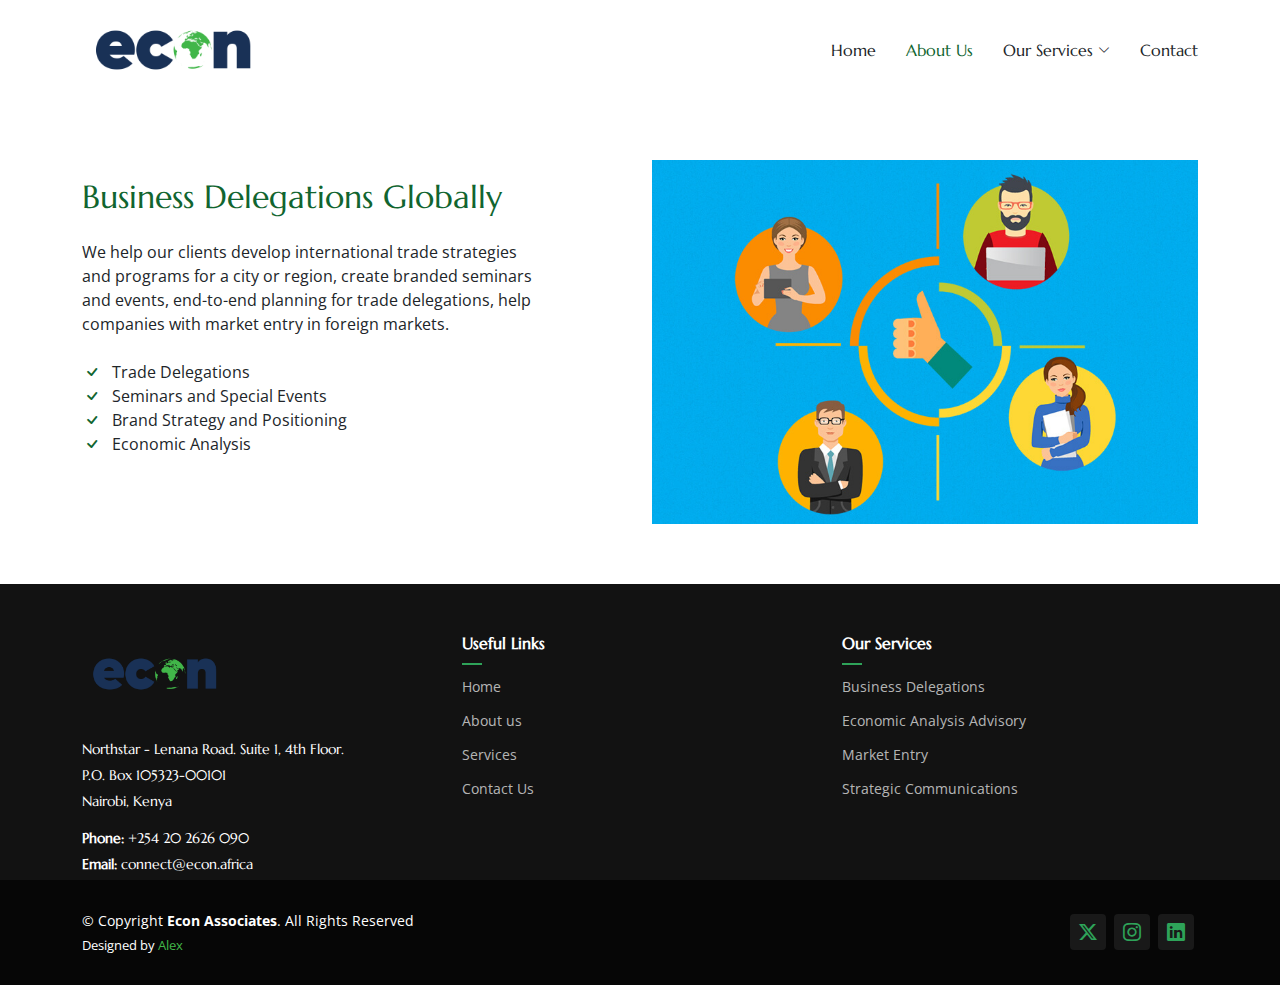
<file: Business-Delegations/index.html>
<!DOCTYPE html>
<html lang="en">

<head>
  <meta charset="utf-8">
  <meta content="width=device-width, initial-scale=1.0" name="viewport">
  <title>Econ Africa</title>
  <meta name="description" content="">
  <meta name="keywords" content="">

  <!-- Favicons -->
  <link href="../assets/img/favicon.png" rel="icon">
  <link href="../assets/img/apple-touch-icon.png" rel="apple-touch-icon">

  <!-- Fonts -->
  <link href="https://fonts.googleapis.com" rel="preconnect">
  <link href="https://fonts.gstatic.com" rel="preconnect" crossorigin>
  <link href="https://fonts.googleapis.com/css2?family=Open+Sans:ital,wght@0,300;0,400;0,500;0,600;0,700;0,800;1,300;1,400;1,500;1,600;1,700;1,800&family=Marcellus:wght@400&display=swap" rel="stylesheet">

  <!-- Vendor CSS Files -->
  <link href="../assets/vendor/bootstrap/css/bootstrap.min.css" rel="stylesheet">
  <link href="../assets/vendor/bootstrap-icons/bootstrap-icons.css" rel="stylesheet">
  <link href="../assets/vendor/aos/aos.css" rel="stylesheet">
  <link href="../assets/vendor/swiper/swiper-bundle.min.css" rel="stylesheet">
  <link href="../assets/vendor/glightbox/css/glightbox.min.css" rel="stylesheet">

  <!-- Main CSS File -->
  <link href="../assets/css/main.css" rel="stylesheet">

  <!-- =======================================================
  * Template Name: AgriCulture
  * Template URL: https://bootstrapmade.com/agriculture-bootstrap-website-template/
  * Updated: Aug 07 2024 with Bootstrap v5.3.3
  * Author: BootstrapMade.com
  * License: https://bootstrapmade.com/license/
  ======================================================== -->
</head>

<body class="about-page">

  <header id="header" class="header d-flex align-items-center position-relative">
    <div class="container-fluid container-xl position-relative d-flex align-items-center justify-content-between">

      <a href="index.html" class="logo d-flex align-items-center">
        <!-- Uncomment the line below if you also wish to use an image logo -->
        <img src="../assets/img/Econ Logo.png" alt="AgriCulture">
        <!-- <h1 class="sitename">AgriCulture</h1>  -->
      </a>

      <nav id="navmenu" class="navmenu">
        <ul>
          <li><a href="/">Home</a></li>
          <li><a href="../About/" class="active">About Us</a></li>
          <li class="dropdown"><a href="#services"><span>Our Services</span> <i class="bi bi-chevron-down toggle-dropdown"></i></a>
            <ul>
              <li><a href="../Trade-Investment/">Trade & Investment Promotion</a></li>
              <li><a href="../Market-Entry/">Market Entry Advisory</a></li>
              <li><a href="../Economic-Analysis/">Economic Analysis</a></li>
              <li><a href="../Startups/">Supporting Startups Scale</a></li>
              <li><a href="../Strategic-Communications/">Strategic Communications</a></li>
              <li><a href="../Business-Delegations/">Business Delegations Globally</a></li>
              <li><a href="../Market-Leading/">Market Leading Events</a></li>
              <li><a href="../Engaging-Diverse-Stakeholders/">Engaging Diverse Stakeholders</a></li>
            </ul>
          </li>
          <li><a href="../Contact/">Contact</a></li>
        </ul>
        <i class="mobile-nav-toggle d-xl-none bi bi-list"></i>
      </nav>

    </div>
  </header>

  <main class="main">
    <!-- About 3 Section -->
    <section id="about-3" class="about-3 section">

      <div class="container">
        <div class="row gy-4 justify-content-between align-items-center">
          <div class="col-lg-6 order-lg-2 position-relative" data-aos="zoom-out">
            <img src="../assets/img/delegation.jpg" alt="Image" class="img-fluid">
            <!--<a href="https://www.youtube.com/watch?v=Y7f98aduVJ8" class="glightbox pulsating-play-btn">-->
              <!--<span class="play"><i class="bi bi-play-fill"></i></span>
            </a>-->
          </div>
          <div class="col-lg-5 order-lg-1" data-aos="fade-up" data-aos-delay="100">
            <h2 class="content-title mb-4">Business Delegations Globally</h2>
            <p class="mb-4">
                We help our clients develop international trade strategies and programs for a city or region,
                create branded seminars and events, end-to-end planning for trade delegations, help
                companies with market entry in foreign markets.
            </p>
            <ul class="list-unstyled list-check">
                <li>Trade Delegations</li>
                <li>Seminars and Special Events</li>
                <li>Brand Strategy and Positioning</li>
                <li>Economic Analysis</li>
            </ul>
            <!--<p><a href="#" class="btn-cta">Get in touch</a></p>-->
          </div>
        </div>
      </div>
    </section><!-- /About 3 Section -->


  </main>

  <footer id="footer" class="footer dark-background">

    <div class="footer-top">
      <div class="container">
        <div class="row gy-4">
          <div class="col-lg-4 col-md-6 footer-about">
            <a href="index.html" class="logo d-flex align-items-center">
              <img src="../assets/img/Econ Logo.png" style="max-height: 80px;" alt="">
            </a>
            <div class="footer-contact">
              <p>Northstar - Lenana Road. Suite 1, 4th Floor.</p>
              <p>P.O. Box 105323-00101</p>
              <p>Nairobi, Kenya</p>
              <p class="mt-3"><strong>Phone:</strong> <span>+254 20 2626 090</span></p>
              <p><strong>Email:</strong> <span>connect@econ.africa</span></p>
            </div>
          </div>

          <div class="col-lg-4 col-md-3 footer-links">
            <h4>Useful Links</h4>
            <ul>
              <li><a href="/">Home</a></li>
              <li><a href="../About/">About us</a></li>
              <li><a href="#services">Services</a></li>
              <li><a href="../Contact/">Contact Us</a></li>
            </ul>
          </div>

          <div class="col-lg-4 col-md-3 footer-links">
            <h4>Our Services</h4>
            <ul>
              <li><a href="../Business-Delegations/">Business Delegations</a></li>
              <!--<li><a href="./Charity-Awards/">Charity Awards</a></li>-->
              <li><a href="../Economic-Analysis/">Economic Analysis Advisory</a></li>
              <li><a href="../Market-Entry/">Market Entry</a></li>
              <li><a href="../Strategic-Communications/">Strategic Communications</a></li>
            </ul>
          </div>

          <!--<div class="col-lg-2 col-md-3 footer-links">
            <h4>Hic solutasetp</h4>
            <ul>
              <li><a href="#">Molestiae accusamus iure</a></li>
              <li><a href="#">Excepturi dignissimos</a></li>
              <li><a href="#">Suscipit distinctio</a></li>
              <li><a href="#">Dilecta</a></li>
              <li><a href="#">Sit quas consectetur</a></li>
            </ul>
          </div>

          <div class="col-lg-2 col-md-3 footer-links">
            <h4>Nobis illum</h4>
            <ul>
              <li><a href="#">Ipsam</a></li>
              <li><a href="#">Laudantium dolorum</a></li>
              <li><a href="#">Dinera</a></li>
              <li><a href="#">Trodelas</a></li>
              <li><a href="#">Flexo</a></li>
            </ul>
          </div>-->

        </div>
      </div>
    </div>

    <div class="copyright text-center">
      <div class="container d-flex flex-column flex-lg-row justify-content-center justify-content-lg-between align-items-center">

        <div class="d-flex flex-column align-items-center align-items-lg-start">
          <div>
            © Copyright <strong><span>Econ Associates</span></strong>. All Rights Reserved
          </div>
          <div class="credits">
            <!-- All the links in the footer should remain intact. -->
            <!-- You can delete the links only if you purchased the pro version. -->
            <!-- Licensing information: https://bootstrapmade.com/license/ -->
            <!-- Purchase the pro version with working PHP/AJAX contact form: https://bootstrapmade.com/herobiz-bootstrap-business-template/ -->
            Designed by <a href="https://alexokeyoportfolio.netlify.app/">Alex</a>
          </div>
        </div>

        <div class="social-links order-first order-lg-last mb-3 mb-lg-0">
          <a href="https://x.com/Econ_Africa"><i class="bi bi-twitter-x"></i></a>
          <!--<a href=""><i class="bi bi-facebook"></i></a>-->
          <a href="https://www.instagram.com/econ.africa/"><i class="bi bi-instagram"></i></a>
          <a href="https://www.linkedin.com/company/econ-associates/"><i class="bi bi-linkedin"></i></a>
        </div>

      </div>
    </div>

  </footer>

  <!-- Scroll Top -->
  <a href="#" id="scroll-top" class="scroll-top d-flex align-items-center justify-content-center"><i class="bi bi-arrow-up-short"></i></a>

  <!-- Preloader -->
  <div id="preloader"></div>

  <!-- Vendor JS Files -->
  <script src="../assets/vendor/bootstrap/js/bootstrap.bundle.min.js"></script>
  <script src="../assets/vendor/php-email-form/validate.js"></script>
  <script src="../assets/vendor/aos/aos.js"></script>
  <script src="../assets/vendor/swiper/swiper-bundle.min.js"></script>
  <script src="../assets/vendor/glightbox/js/glightbox.min.js"></script>

  <!-- Main JS File -->
  <script src="../assets/js/main.js"></script>

</body>

</html>
</file>
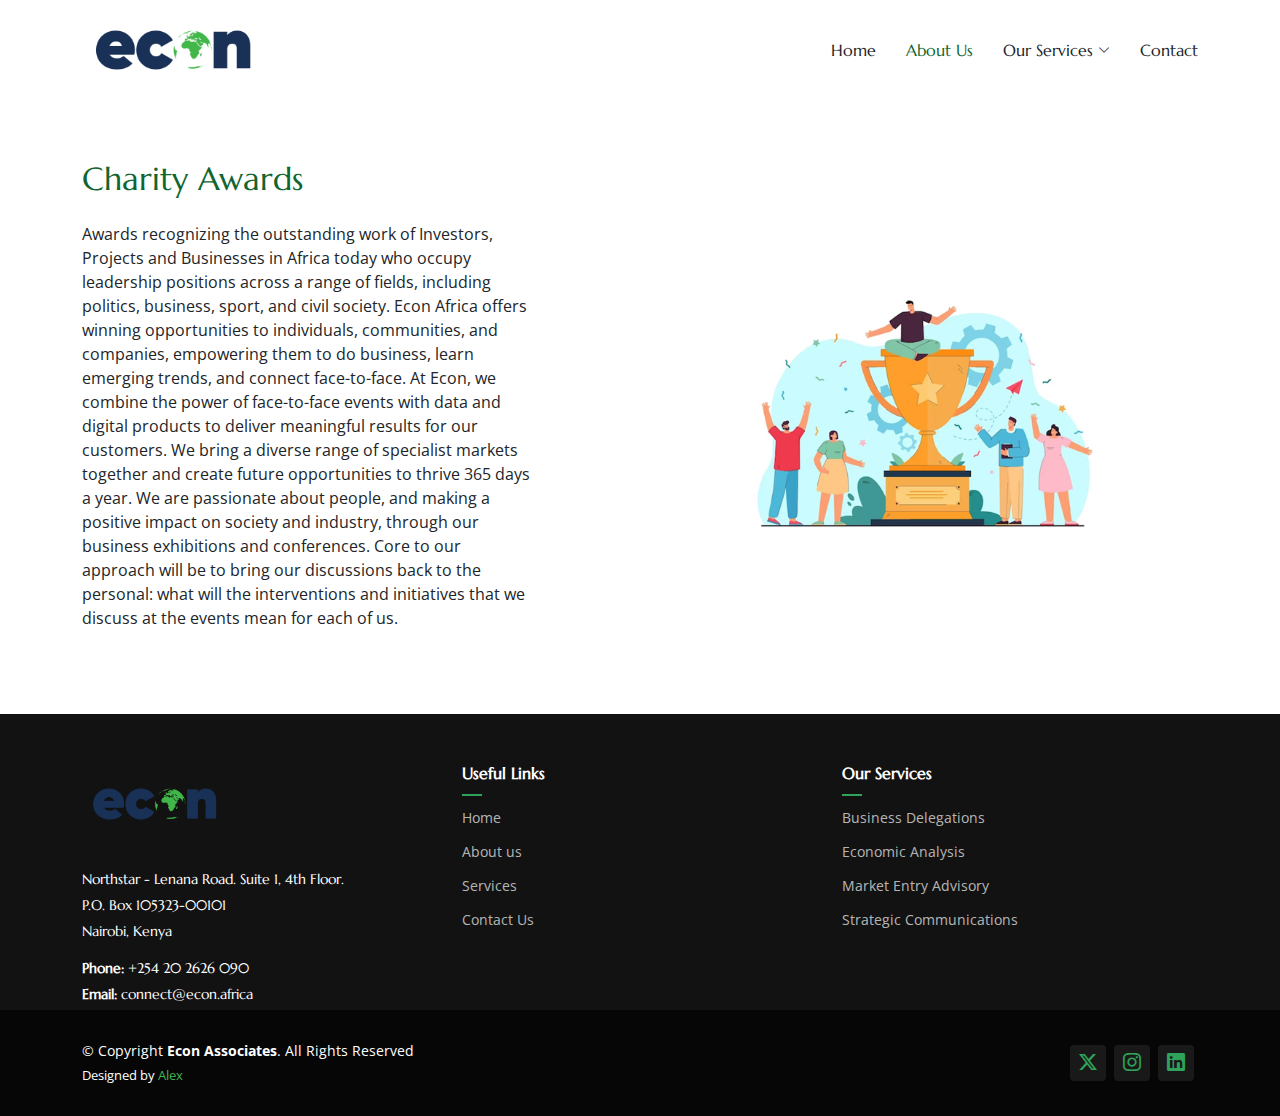
<file: Charity-Awards/index.html>
<!DOCTYPE html>
<html lang="en">

<head>
  <meta charset="utf-8">
  <meta content="width=device-width, initial-scale=1.0" name="viewport">
  <title>Econ Africa</title>
  <meta name="description" content="">
  <meta name="keywords" content="">

  <!-- Favicons -->
  <link href="../assets/img/favicon.png" rel="icon">
  <link href="../assets/img/apple-touch-icon.png" rel="apple-touch-icon">

  <!-- Fonts -->
  <link href="https://fonts.googleapis.com" rel="preconnect">
  <link href="https://fonts.gstatic.com" rel="preconnect" crossorigin>
  <link href="https://fonts.googleapis.com/css2?family=Open+Sans:ital,wght@0,300;0,400;0,500;0,600;0,700;0,800;1,300;1,400;1,500;1,600;1,700;1,800&family=Marcellus:wght@400&display=swap" rel="stylesheet">

  <!-- Vendor CSS Files -->
  <link href="../assets/vendor/bootstrap/css/bootstrap.min.css" rel="stylesheet">
  <link href="../assets/vendor/bootstrap-icons/bootstrap-icons.css" rel="stylesheet">
  <link href="../assets/vendor/aos/aos.css" rel="stylesheet">
  <link href="../assets/vendor/swiper/swiper-bundle.min.css" rel="stylesheet">
  <link href="../assets/vendor/glightbox/css/glightbox.min.css" rel="stylesheet">

  <!-- Main CSS File -->
  <link href="../assets/css/main.css" rel="stylesheet">

  <!-- =======================================================
  * Template Name: AgriCulture
  * Template URL: https://bootstrapmade.com/agriculture-bootstrap-website-template/
  * Updated: Aug 07 2024 with Bootstrap v5.3.3
  * Author: BootstrapMade.com
  * License: https://bootstrapmade.com/license/
  ======================================================== -->
</head>

<body class="about-page">

  <header id="header" class="header d-flex align-items-center position-relative">
    <div class="container-fluid container-xl position-relative d-flex align-items-center justify-content-between">

      <a href="/" class="logo d-flex align-items-center">
        <!-- Uncomment the line below if you also wish to use an image logo -->
        <img src="../assets/img/Econ Logo.png" alt="AgriCulture">
        <!-- <h1 class="sitename">AgriCulture</h1>  -->
      </a>

      <nav id="navmenu" class="navmenu">
        <ul>
          <li><a href="/">Home</a></li>
          <li><a href="../About/" class="active">About Us</a></li>
          <li class="dropdown"><a href="#services"><span>Our Services</span> <i class="bi bi-chevron-down toggle-dropdown"></i></a>
            <ul>
              <li><a href="../Trade-Investment/">Trade & Investment Promotion</a></li>
              <li><a href="../Market-Entry/">Market Entry Advisory</a></li>
              <li><a href="../Economic-Analysis/">Economic Analysis</a></li>
              <li><a href="../Startups/">Supporting Startups Scale</a></li>
              <li><a href="../Strategic-Communications/">Strategic Communications</a></li>
              <li><a href="../Business-Delegations/">Business Delegations Globally</a></li>
              <li><a href="../Market-Leading/">Market Leading Events</a></li>
              <li><a href="../Engaging-Diverse-Stakeholders/">Engaging Diverse Stakeholders</a></li>
            </ul>
          </li>
          <li><a href="../Contact/">Contact</a></li>
        </ul>
        <i class="mobile-nav-toggle d-xl-none bi bi-list"></i>
      </nav>

    </div>
  </header>

  <main class="main">
    <!-- About 3 Section -->
    <section id="about-3" class="about-3 section">

      <div class="container">
        <div class="row gy-4 justify-content-between align-items-center">
          <div class="col-lg-6 order-lg-2 position-relative" data-aos="zoom-out">
            <img src="../assets/img/awards.png" alt="Image" class="img-fluid">
            <!--<a href="https://www.youtube.com/watch?v=Y7f98aduVJ8" class="glightbox pulsating-play-btn">-->
              <!--<span class="play"><i class="bi bi-play-fill"></i></span>
            </a>-->
          </div>
          <div class="col-lg-5 order-lg-1" data-aos="fade-up" data-aos-delay="100">
            <h2 class="content-title mb-4">Charity Awards</h2>
            <p class="mb-4">
                Awards recognizing the outstanding work of Investors, Projects and Businesses in
                Africa today who occupy leadership positions across a range of fields, including politics,
                business, sport, and civil society.
                Econ Africa offers winning opportunities to individuals, communities, and companies,
                empowering them to do business, learn emerging trends, and connect face-to-face. At Econ,
                we combine the power of face-to-face events with data and digital products to deliver
                meaningful results for our customers. We bring a diverse range of specialist markets together and
                create future opportunities to thrive 365 days a year. We are passionate about people, and
                making a positive impact on society and industry, through our business exhibitions and
                conferences.
                Core to our approach will be to bring our discussions back to the personal: what will the
                interventions and initiatives that we discuss at the events mean for each of us.
            </p>
            <!--<p><a href="#" class="btn-cta">Get in touch</a></p>-->
          </div>
        </div>
      </div>
    </section><!-- /About 3 Section -->


  </main>

  <footer id="footer" class="footer dark-background">

    <div class="footer-top">
      <div class="container">
        <div class="row gy-4">
          <div class="col-lg-4 col-md-6 footer-about">
            <a href="index.html" class="logo d-flex align-items-center">
              <img src="../assets/img/Econ Logo.png" style="max-height: 80px;" alt="">
            </a>
            <div class="footer-contact">
              <p>Northstar - Lenana Road. Suite 1, 4th Floor.</p>
              <p>P.O. Box 105323-00101</p>
              <p>Nairobi, Kenya</p>
              <p class="mt-3"><strong>Phone:</strong> <span>+254 20 2626 090</span></p>
              <p><strong>Email:</strong> <span>connect@econ.africa</span></p>
            </div>
          </div>

          <div class="col-lg-4 col-md-3 footer-links">
            <h4>Useful Links</h4>
            <ul>
              <li><a href="/">Home</a></li>
              <li><a href="../About/">About us</a></li>
              <li><a href="#services">Services</a></li>
              <li><a href="../Contact/">Contact Us</a></li>
            </ul>
          </div>

          <div class="col-lg-4 col-md-3 footer-links">
            <h4>Our Services</h4>
            <ul>
              <li><a href="../Business-Delegations/">Business Delegations</a></li>
              <!--<li><a href="./Charity-Awards/">Charity Awards</a></li>-->
              <li><a href="../Economic-Analysis/">Economic Analysis</a></li>
              <li><a href="../Market-Entry/">Market Entry Advisory</a></li>
              <li><a href="../Strategic-Communications/">Strategic Communications</a></li>
            </ul>
          </div>

          <!--<div class="col-lg-2 col-md-3 footer-links">
            <h4>Hic solutasetp</h4>
            <ul>
              <li><a href="#">Molestiae accusamus iure</a></li>
              <li><a href="#">Excepturi dignissimos</a></li>
              <li><a href="#">Suscipit distinctio</a></li>
              <li><a href="#">Dilecta</a></li>
              <li><a href="#">Sit quas consectetur</a></li>
            </ul>
          </div>

          <div class="col-lg-2 col-md-3 footer-links">
            <h4>Nobis illum</h4>
            <ul>
              <li><a href="#">Ipsam</a></li>
              <li><a href="#">Laudantium dolorum</a></li>
              <li><a href="#">Dinera</a></li>
              <li><a href="#">Trodelas</a></li>
              <li><a href="#">Flexo</a></li>
            </ul>
          </div>-->

        </div>
      </div>
    </div>

    <div class="copyright text-center">
      <div class="container d-flex flex-column flex-lg-row justify-content-center justify-content-lg-between align-items-center">

        <div class="d-flex flex-column align-items-center align-items-lg-start">
          <div>
            © Copyright <strong><span>Econ Associates</span></strong>. All Rights Reserved
          </div>
          <div class="credits">
            <!-- All the links in the footer should remain intact. -->
            <!-- You can delete the links only if you purchased the pro version. -->
            <!-- Licensing information: https://bootstrapmade.com/license/ -->
            <!-- Purchase the pro version with working PHP/AJAX contact form: https://bootstrapmade.com/herobiz-bootstrap-business-template/ -->
            Designed by <a href="https://alexokeyoportfolio.netlify.app/">Alex</a>
          </div>
        </div>

        <div class="social-links order-first order-lg-last mb-3 mb-lg-0">
          <a href="https://x.com/Econ_Africa"><i class="bi bi-twitter-x"></i></a>
          <!--<a href=""><i class="bi bi-facebook"></i></a>-->
          <a href="https://www.instagram.com/econ.africa/"><i class="bi bi-instagram"></i></a>
          <a href="https://www.linkedin.com/company/econ-associates/"><i class="bi bi-linkedin"></i></a>
        </div>
      </div>
    </div>

  </footer>

  <!-- Scroll Top -->
  <a href="#" id="scroll-top" class="scroll-top d-flex align-items-center justify-content-center"><i class="bi bi-arrow-up-short"></i></a>

  <!-- Preloader -->
  <div id="preloader"></div>

  <!-- Vendor JS Files -->
  <script src="../assets/vendor/bootstrap/js/bootstrap.bundle.min.js"></script>
  <script src="../assets/vendor/php-email-form/validate.js"></script>
  <script src="../assets/vendor/aos/aos.js"></script>
  <script src="../assets/vendor/swiper/swiper-bundle.min.js"></script>
  <script src="../assets/vendor/glightbox/js/glightbox.min.js"></script>

  <!-- Main JS File -->
  <script src="../assets/js/main.js"></script>

</body>

</html>
</file>
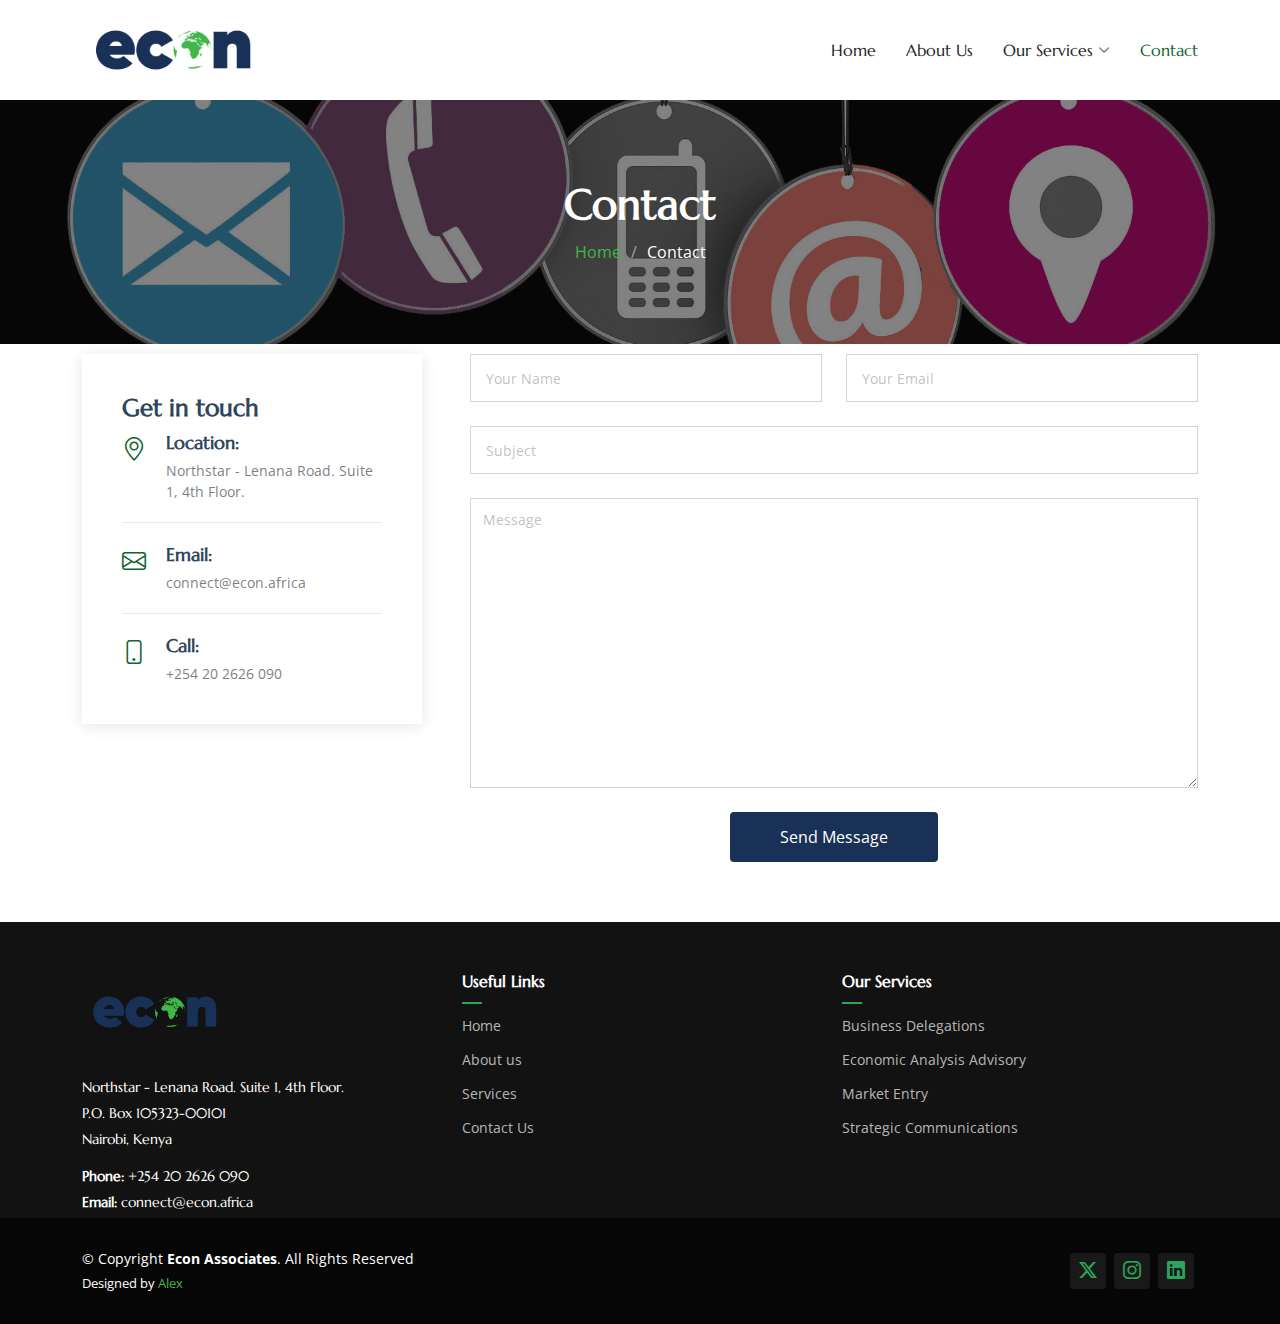
<file: Contact/index.html>
<!DOCTYPE html>
<html lang="en">

<head>
  <meta charset="utf-8">
  <meta content="width=device-width, initial-scale=1.0" name="viewport">
  <title>Econ Africa</title>
  <meta name="description" content="">
  <meta name="keywords" content="">

  <!-- Favicons -->
  <link href="../assets/img/favicon.png" rel="icon">
  <link href="../assets/img/apple-touch-icon.png" rel="apple-touch-icon">

  <!-- Fonts -->
  <link href="https://fonts.googleapis.com" rel="preconnect">
  <link href="https://fonts.gstatic.com" rel="preconnect" crossorigin>
  <link href="https://fonts.googleapis.com/css2?family=Open+Sans:ital,wght@0,300;0,400;0,500;0,600;0,700;0,800;1,300;1,400;1,500;1,600;1,700;1,800&family=Marcellus:wght@400&display=swap" rel="stylesheet">

  <!-- Vendor CSS Files -->
  <link href="../assets/vendor/bootstrap/css/bootstrap.min.css" rel="stylesheet">
  <link href="../assets/vendor/bootstrap-icons/bootstrap-icons.css" rel="stylesheet">
  <link href="../assets/vendor/aos/aos.css" rel="stylesheet">
  <link href="../assets/vendor/swiper/swiper-bundle.min.css" rel="stylesheet">
  <link href="../assets/vendor/glightbox/css/glightbox.min.css" rel="stylesheet">

  <!-- Main CSS File -->
  <link href="../assets/css/main.css" rel="stylesheet">

  <!-- =======================================================
  * Template Name: AgriCulture
  * Template URL: https://bootstrapmade.com/agriculture-bootstrap-website-template/
  * Updated: Aug 07 2024 with Bootstrap v5.3.3
  * Author: BootstrapMade.com
  * License: https://bootstrapmade.com/license/
  ======================================================== -->
</head>

<body class="contact-page">

  <header id="header" class="header d-flex align-items-center position-relative">
    <div class="container-fluid container-xl position-relative d-flex align-items-center justify-content-between">

      <a href="/" class="logo d-flex align-items-center">
        <!-- Uncomment the line below if you also wish to use an image logo -->
        <img src="../assets/img/Econ Logo.png" alt="AgriCulture">
        <!-- <h1 class="sitename">AgriCulture</h1>  -->
      </a>

      <nav id="navmenu" class="navmenu">
        <ul>
          <li><a href="/">Home</a></li>
          <li><a href="../About/">About Us</a></li>
          <li class="dropdown"><a href="#services"><span>Our Services</span> <i class="bi bi-chevron-down toggle-dropdown"></i></a>
            <ul>
              <li><a href="../Trade-Investment/">Trade & Investment Promotion</a></li>
              <li><a href="../Market-Entry/">Market Entry Advisory</a></li>
              <li><a href="../Economic-Analysis/">Economic Analysis</a></li>
              <li><a href="../Startups/">Supporting Startups Scale</a></li>
              <li><a href="../Strategic-Communications/">Strategic Communications</a></li>
              <li><a href="../Business-Delegations/">Business Delegations Globally</a></li>
              <li><a href="../Market-Leading/">Market Leading Events</a></li>
              <li><a href="../Engaging-Diverse-Stakeholders/">Engaging Diverse Stakeholders</a></li>
            </ul>
          </li>
          <li><a href="../Contact/" class="active">Contact</a></li>
        </ul>
        <i class="mobile-nav-toggle d-xl-none bi bi-list"></i>
      </nav>

    </div>
  </header>

  <main class="main">

    <!-- Page Title -->
    <div class="page-title dark-background" data-aos="fade" style="background-image: url(../assets/img/contact.png);">
      <div class="container position-relative">
        <h1>Contact</h1>
        <nav class="breadcrumbs">
          <ol>
            <li><a href="/">Home</a></li>
            <li class="current">Contact</li>
          </ol>
        </nav>
      </div>
    </div><!-- End Page Title -->

    <!-- Contact Section -->
    <section id="contact" class="contact section">

      <!--<div class="mb-5">
        <iframe style="width: 100%; height: 400px;" src="https://www.google.com/maps/embed?pb=!1m14!1m8!1m3!1d12097.433213460943!2d-74.0062269!3d40.7101282!3m2!1i1024!2i768!4f13.1!3m3!1m2!1s0x0%3A0xb89d1fe6bc499443!2sDowntown+Conference+Center!5e0!3m2!1smk!2sbg!4v1539943755621" frameborder="0" allowfullscreen=""></iframe>
      </div><!-- End Google Maps -->

      <div class="container" data-aos="fade">

        <div class="row gy-5 gx-lg-5">

          <div class="col-lg-4">

            <div class="info">
              <h3>Get in touch</h3>
              <!--<p>Et id eius voluptates atque nihil voluptatem enim in tempore minima sit ad mollitia commodi minus.</p>-->

              <div class="info-item d-flex">
                <i class="bi bi-geo-alt flex-shrink-0"></i>
                <div>
                  <h4>Location:</h4>
                  <p><p>Northstar - Lenana Road. Suite 1, 4th Floor.</p></p>
                </div>
              </div><!-- End Info Item -->

              <div class="info-item d-flex">
                <i class="bi bi-envelope flex-shrink-0"></i>
                <div>
                  <h4>Email:</h4>
                  <p>connect@econ.africa</p>
                </div>
              </div><!-- End Info Item -->

              <div class="info-item d-flex">
                <i class="bi bi-phone flex-shrink-0"></i>
                <div>
                  <h4>Call:</h4>
                  <p>+254 20 2626 090</p>
                </div>
              </div><!-- End Info Item -->

            </div>

          </div>

          <div class="col-lg-8">
            <form action="forms/contact.php" method="post" role="form" class="php-email-form">
              <div class="row">
                <div class="col-md-6 form-group">
                  <input type="text" name="name" class="form-control" id="name" placeholder="Your Name" required="">
                </div>
                <div class="col-md-6 form-group mt-3 mt-md-0">
                  <input type="email" class="form-control" name="email" id="email" placeholder="Your Email" required="">
                </div>
              </div>
              <div class="form-group mt-3">
                <input type="text" class="form-control" name="subject" id="subject" placeholder="Subject" required="">
              </div>
              <div class="form-group mt-3">
                <textarea class="form-control" name="message" placeholder="Message" required=""></textarea>
              </div>
              <div class="my-3">
                <div class="loading">Loading</div>
                <div class="error-message"></div>
                <div class="sent-message">Your message has been sent. Thank you!</div>
              </div>
              <div class="text-center"><button type="submit">Send Message</button></div>
            </form>
          </div><!-- End Contact Form -->

        </div>

      </div>

    </section><!-- /Contact Section -->

    <!-- Call To Action Section --
    <section id="call-to-action" class="call-to-action section light-background">

      <div class="content">
        <div class="container">
          <div class="row align-items-center">
            <div class="col-lg-6">
              <h3>Subscribe To Our Newsletter</h3>
              <p class="opacity-50">
                Lorem ipsum dolor sit amet consectetur adipisicing elit.
                Nesciunt, reprehenderit!
              </p>
            </div>
            <div class="col-lg-6">
              <form action="forms/newsletter.php" class="form-subscribe php-email-form">
                <div class="form-group d-flex align-items-stretch">
                  <input type="email" name="email" class="form-control h-100" placeholder="Enter your e-mail">
                  <input type="submit" class="btn btn-secondary px-4" value="Subcribe">
                </div>
                <div class="loading">Loading</div>
                <div class="error-message"></div>
                <div class="sent-message">
                  Your subscription request has been sent. Thank you!
                </div>
              </form>
            </div>
          </div>
        </div>
      </div>
    </section><!-- /Call To Action Section -->

  </main>

  <footer id="footer" class="footer dark-background">

    <div class="footer-top">
      <div class="container">
        <div class="row gy-4">
          <div class="col-lg-4 col-md-6 footer-about">
            <a href="index.html" class="logo d-flex align-items-center">
              <img src="../assets/img/Econ Logo.png" style="max-height: 80px;" alt="">
            </a>
            <div class="footer-contact">
              <p>Northstar - Lenana Road. Suite 1, 4th Floor.</p>
              <p>P.O. Box 105323-00101</p>
              <p>Nairobi, Kenya</p>
              <p class="mt-3"><strong>Phone:</strong> <span>+254 20 2626 090</span></p>
              <p><strong>Email:</strong> <span>connect@econ.africa</span></p>
            </div>
          </div>

          <div class="col-lg-4 col-md-3 footer-links">
            <h4>Useful Links</h4>
            <ul>
              <li><a href="/">Home</a></li>
              <li><a href="../About/">About us</a></li>
              <li><a href="#services">Services</a></li>
              <li><a href="../Contact/">Contact Us</a></li>
            </ul>
          </div>

          <div class="col-lg-4 col-md-3 footer-links">
            <h4>Our Services</h4>
            <ul>
              <li><a href="../Business-Delegations/">Business Delegations</a></li>
              <!--<li><a href="./Charity-Awards/">Charity Awards</a></li>-->
              <li><a href="../Economic-Analysis/">Economic Analysis Advisory</a></li>
              <li><a href="../Market-Entry/">Market Entry</a></li>
              <li><a href="../Strategic-Communications/">Strategic Communications</a></li>
            </ul>
          </div>

          <!--<div class="col-lg-2 col-md-3 footer-links">
            <h4>Hic solutasetp</h4>
            <ul>
              <li><a href="#">Molestiae accusamus iure</a></li>
              <li><a href="#">Excepturi dignissimos</a></li>
              <li><a href="#">Suscipit distinctio</a></li>
              <li><a href="#">Dilecta</a></li>
              <li><a href="#">Sit quas consectetur</a></li>
            </ul>
          </div>

          <div class="col-lg-2 col-md-3 footer-links">
            <h4>Nobis illum</h4>
            <ul>
              <li><a href="#">Ipsam</a></li>
              <li><a href="#">Laudantium dolorum</a></li>
              <li><a href="#">Dinera</a></li>
              <li><a href="#">Trodelas</a></li>
              <li><a href="#">Flexo</a></li>
            </ul>
          </div>-->

        </div>
      </div>
    </div>

    <div class="copyright text-center">
      <div class="container d-flex flex-column flex-lg-row justify-content-center justify-content-lg-between align-items-center">

        <div class="d-flex flex-column align-items-center align-items-lg-start">
          <div>
            © Copyright <strong><span>Econ Associates</span></strong>. All Rights Reserved
          </div>
          <div class="credits">
            <!-- All the links in the footer should remain intact. -->
            <!-- You can delete the links only if you purchased the pro version. -->
            <!-- Licensing information: https://bootstrapmade.com/license/ -->
            <!-- Purchase the pro version with working PHP/AJAX contact form: https://bootstrapmade.com/herobiz-bootstrap-business-template/ -->
            Designed by <a href="https://alexokeyoportfolio.netlify.app/">Alex</a>
          </div>
        </div>

        <div class="social-links order-first order-lg-last mb-3 mb-lg-0">
          <a href="https://x.com/Econ_Africa"><i class="bi bi-twitter-x"></i></a>
          <!--<a href=""><i class="bi bi-facebook"></i></a>-->
          <a href="https://www.instagram.com/econ.africa/"><i class="bi bi-instagram"></i></a>
          <a href="https://www.linkedin.com/company/econ-associates/"><i class="bi bi-linkedin"></i></a>
        </div>

      </div>
    </div>

  </footer>

  <!-- Scroll Top -->
  <a href="#" id="scroll-top" class="scroll-top d-flex align-items-center justify-content-center"><i class="bi bi-arrow-up-short"></i></a>

  <!-- Preloader -->
  <div id="preloader"></div>

  <!-- Vendor JS Files -->
  <script src="../assets/vendor/bootstrap/js/bootstrap.bundle.min.js"></script>
  <script src="../assets/vendor/php-email-form/validate.js"></script>
  <script src="../assets/vendor/aos/aos.js"></script>
  <script src="../assets/vendor/swiper/swiper-bundle.min.js"></script>
  <script src="../assets/vendor/glightbox/js/glightbox.min.js"></script>

  <!-- Main JS File -->
  <script src="../assets/js/main.js"></script>

</body>

</html>
</file>
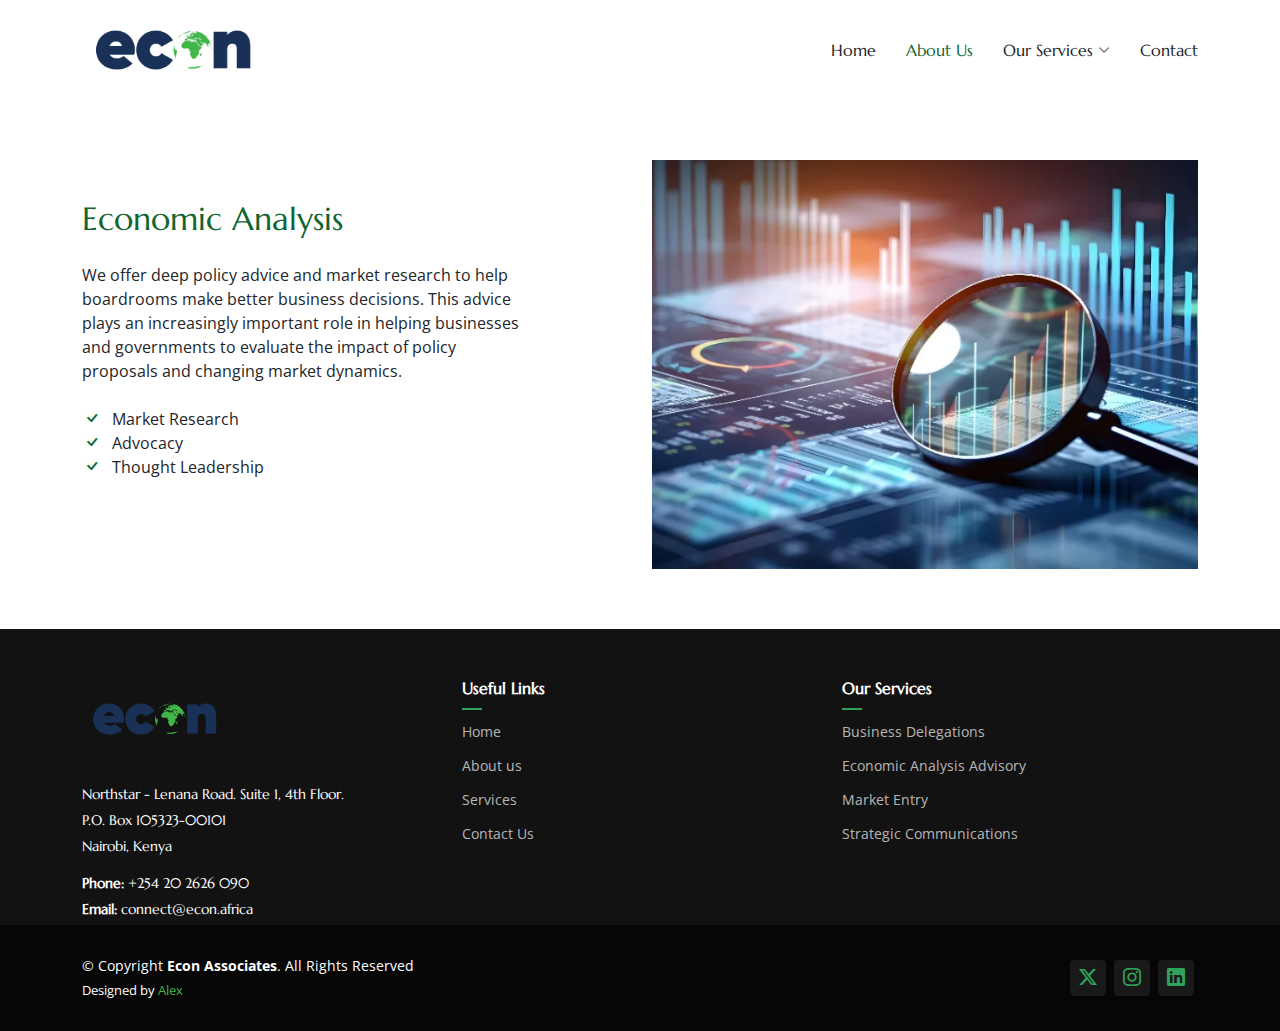
<file: Economic-Analysis/index.html>
<!DOCTYPE html>
<html lang="en">

<head>
  <meta charset="utf-8">
  <meta content="width=device-width, initial-scale=1.0" name="viewport">
  <title>Econ Africa</title>
  <meta name="description" content="">
  <meta name="keywords" content="">

  <!-- Favicons -->
  <link href="../assets/img/favicon.png" rel="icon">
  <link href="../assets/img/apple-touch-icon.png" rel="apple-touch-icon">

  <!-- Fonts -->
  <link href="https://fonts.googleapis.com" rel="preconnect">
  <link href="https://fonts.gstatic.com" rel="preconnect" crossorigin>
  <link href="https://fonts.googleapis.com/css2?family=Open+Sans:ital,wght@0,300;0,400;0,500;0,600;0,700;0,800;1,300;1,400;1,500;1,600;1,700;1,800&family=Marcellus:wght@400&display=swap" rel="stylesheet">

  <!-- Vendor CSS Files -->
  <link href="../assets/vendor/bootstrap/css/bootstrap.min.css" rel="stylesheet">
  <link href="../assets/vendor/bootstrap-icons/bootstrap-icons.css" rel="stylesheet">
  <link href="../assets/vendor/aos/aos.css" rel="stylesheet">
  <link href="../assets/vendor/swiper/swiper-bundle.min.css" rel="stylesheet">
  <link href="../assets/vendor/glightbox/css/glightbox.min.css" rel="stylesheet">

  <!-- Main CSS File -->
  <link href="../assets/css/main.css" rel="stylesheet">

  <!-- =======================================================
  * Template Name: AgriCulture
  * Template URL: https://bootstrapmade.com/agriculture-bootstrap-website-template/
  * Updated: Aug 07 2024 with Bootstrap v5.3.3
  * Author: BootstrapMade.com
  * License: https://bootstrapmade.com/license/
  ======================================================== -->
</head>

<body class="about-page">

  <header id="header" class="header d-flex align-items-center position-relative">
    <div class="container-fluid container-xl position-relative d-flex align-items-center justify-content-between">

      <a href="/" class="logo d-flex align-items-center">
        <!-- Uncomment the line below if you also wish to use an image logo -->
        <img src="../assets/img/Econ Logo.png" alt="AgriCulture">
        <!-- <h1 class="sitename">AgriCulture</h1>  -->
      </a>

      <nav id="navmenu" class="navmenu">
        <ul>
          <li><a href="/">Home</a></li>
          <li><a href="../About/" class="active">About Us</a></li>
          <li class="dropdown"><a href="#services"><span>Our Services</span> <i class="bi bi-chevron-down toggle-dropdown"></i></a>
            <ul>
              <li><a href="../Trade-Investment/">Trade & Investment Promotion</a></li>
              <li><a href="../Market-Entry/">Market Entry Advisory</a></li>
              <li><a href="../Economic-Analysis/">Economic Analysis</a></li>
              <li><a href="../Startups/">Supporting Startups Scale</a></li>
              <li><a href="../Strategic-Communications/">Strategic Communications</a></li>
              <li><a href="../Business-Delegations/">Business Delegations Globally</a></li>
              <li><a href="../Market-Leading/">Market Leading Events</a></li>
              <li><a href="../Engaging-Diverse-Stakeholders/">Engaging Diverse Stakeholders</a></li>
            </ul>
          </li>
          <li><a href="../Contact/">Contact</a></li>
        </ul>
        <i class="mobile-nav-toggle d-xl-none bi bi-list"></i>
      </nav>
    </div>
  </header>

  <main class="main">
    <!-- About 3 Section -->
    <section id="about-3" class="about-3 section">

      <div class="container">
        <div class="row gy-4 justify-content-between align-items-center">
          <div class="col-lg-6 order-lg-2 position-relative" data-aos="zoom-out">
            <img src="../assets/img/economic.webp" alt="Image" class="img-fluid">
            <!--<a href="https://www.youtube.com/watch?v=Y7f98aduVJ8" class="glightbox pulsating-play-btn">-->
              <!--<span class="play"><i class="bi bi-play-fill"></i></span>
            </a>-->
          </div>
          <div class="col-lg-5 order-lg-1" data-aos="fade-up" data-aos-delay="100">
            <h2 class="content-title mb-4">Economic Analysis</h2>
            <p class="mb-4">
                We offer deep policy advice and market research to help boardrooms make better business
                decisions. This advice plays an increasingly important role in helping businesses and
                governments to evaluate the impact of policy proposals and changing market dynamics.   
            </p>
            <ul class="list-unstyled list-check">
                <li>Market Research</li>
                <li>Advocacy</li>
                <li>Thought Leadership</li>
            </ul>

            <!--<p><a href="#" class="btn-cta">Get in touch</a></p>-->
          </div>
        </div>
      </div>
    </section><!-- /About 3 Section -->


  </main>

  <footer id="footer" class="footer dark-background">

    <div class="footer-top">
      <div class="container">
        <div class="row gy-4">
          <div class="col-lg-4 col-md-6 footer-about">
            <a href="index.html" class="logo d-flex align-items-center">
              <img src="../assets/img/Econ Logo.png" style="max-height: 80px;" alt="">
            </a>
            <div class="footer-contact">
              <p>Northstar - Lenana Road. Suite 1, 4th Floor.</p>
              <p>P.O. Box 105323-00101</p>
              <p>Nairobi, Kenya</p>
              <p class="mt-3"><strong>Phone:</strong> <span>+254 20 2626 090</span></p>
              <p><strong>Email:</strong> <span>connect@econ.africa</span></p>
            </div>
          </div>

          <div class="col-lg-4 col-md-3 footer-links">
            <h4>Useful Links</h4>
            <ul>
              <li><a href="/">Home</a></li>
              <li><a href="../About/">About us</a></li>
              <li><a href="#services">Services</a></li>
              <li><a href="../Contact/">Contact Us</a></li>
            </ul>
          </div>

          <div class="col-lg-4 col-md-3 footer-links">
            <h4>Our Services</h4>
            <ul>
              <li><a href="../Business-Delegations/">Business Delegations</a></li>
              <!--<li><a href="./Charity-Awards/">Charity Awards</a></li>-->
              <li><a href="../Economic-Analysis/">Economic Analysis Advisory</a></li>
              <li><a href="../Market-Entry/">Market Entry</a></li>
              <li><a href="../Strategic-Communications/">Strategic Communications</a></li>
            </ul>
          </div>

          <!--<div class="col-lg-2 col-md-3 footer-links">
            <h4>Hic solutasetp</h4>
            <ul>
              <li><a href="#">Molestiae accusamus iure</a></li>
              <li><a href="#">Excepturi dignissimos</a></li>
              <li><a href="#">Suscipit distinctio</a></li>
              <li><a href="#">Dilecta</a></li>
              <li><a href="#">Sit quas consectetur</a></li>
            </ul>
          </div>

          <div class="col-lg-2 col-md-3 footer-links">
            <h4>Nobis illum</h4>
            <ul>
              <li><a href="#">Ipsam</a></li>
              <li><a href="#">Laudantium dolorum</a></li>
              <li><a href="#">Dinera</a></li>
              <li><a href="#">Trodelas</a></li>
              <li><a href="#">Flexo</a></li>
            </ul>
          </div>-->

        </div>
      </div>
    </div>

    <div class="copyright text-center">
      <div class="container d-flex flex-column flex-lg-row justify-content-center justify-content-lg-between align-items-center">

        <div class="d-flex flex-column align-items-center align-items-lg-start">
          <div>
            © Copyright <strong><span>Econ Associates</span></strong>. All Rights Reserved
          </div>
          <div class="credits">
            <!-- All the links in the footer should remain intact. -->
            <!-- You can delete the links only if you purchased the pro version. -->
            <!-- Licensing information: https://bootstrapmade.com/license/ -->
            <!-- Purchase the pro version with working PHP/AJAX contact form: https://bootstrapmade.com/herobiz-bootstrap-business-template/ -->
            Designed by <a href="https://alexokeyoportfolio.netlify.app/">Alex</a>
          </div>
        </div>

        <div class="social-links order-first order-lg-last mb-3 mb-lg-0">
          <a href="https://x.com/Econ_Africa"><i class="bi bi-twitter-x"></i></a>
          <!--<a href=""><i class="bi bi-facebook"></i></a>-->
          <a href="https://www.instagram.com/econ.africa/"><i class="bi bi-instagram"></i></a>
          <a href="https://www.linkedin.com/company/econ-associates/"><i class="bi bi-linkedin"></i></a>
        </div>

      </div>
    </div>

  </footer>

  <!-- Scroll Top -->
  <a href="#" id="scroll-top" class="scroll-top d-flex align-items-center justify-content-center"><i class="bi bi-arrow-up-short"></i></a>

  <!-- Preloader -->
  <div id="preloader"></div>

  <!-- Vendor JS Files -->
  <script src="../assets/vendor/bootstrap/js/bootstrap.bundle.min.js"></script>
  <script src="../assets/vendor/php-email-form/validate.js"></script>
  <script src="../assets/vendor/aos/aos.js"></script>
  <script src="../assets/vendor/swiper/swiper-bundle.min.js"></script>
  <script src="../assets/vendor/glightbox/js/glightbox.min.js"></script>

  <!-- Main JS File -->
  <script src="../assets/js/main.js"></script>

</body>

</html>
</file>
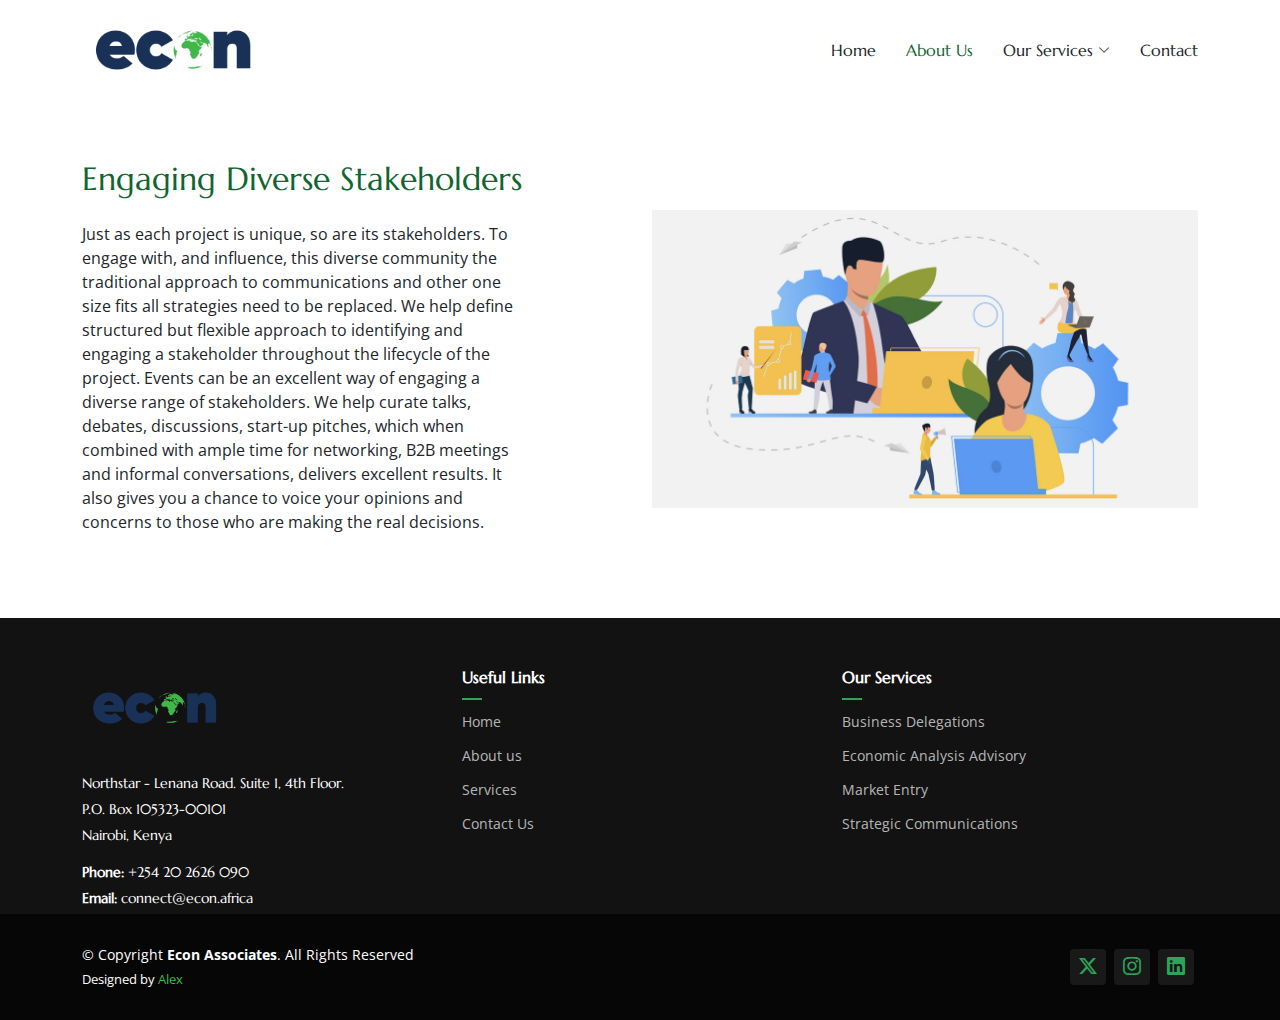
<file: Engaging-Diverse-Stakeholders/index.html>
<!DOCTYPE html>
<html lang="en">

<head>
  <meta charset="utf-8">
  <meta content="width=device-width, initial-scale=1.0" name="viewport">
  <title>Econ Africa</title>
  <meta name="description" content="">
  <meta name="keywords" content="">

  <!-- Favicons -->
  <link href="../assets/img/favicon.png" rel="icon">
  <link href="../assets/img/apple-touch-icon.png" rel="apple-touch-icon">

  <!-- Fonts -->
  <link href="https://fonts.googleapis.com" rel="preconnect">
  <link href="https://fonts.gstatic.com" rel="preconnect" crossorigin>
  <link href="https://fonts.googleapis.com/css2?family=Open+Sans:ital,wght@0,300;0,400;0,500;0,600;0,700;0,800;1,300;1,400;1,500;1,600;1,700;1,800&family=Marcellus:wght@400&display=swap" rel="stylesheet">

  <!-- Vendor CSS Files -->
  <link href="../assets/vendor/bootstrap/css/bootstrap.min.css" rel="stylesheet">
  <link href="../assets/vendor/bootstrap-icons/bootstrap-icons.css" rel="stylesheet">
  <link href="../assets/vendor/aos/aos.css" rel="stylesheet">
  <link href="../assets/vendor/swiper/swiper-bundle.min.css" rel="stylesheet">
  <link href="../assets/vendor/glightbox/css/glightbox.min.css" rel="stylesheet">

  <!-- Main CSS File -->
  <link href="../assets/css/main.css" rel="stylesheet">

  <!-- =======================================================
  * Template Name: AgriCulture
  * Template URL: https://bootstrapmade.com/agriculture-bootstrap-website-template/
  * Updated: Aug 07 2024 with Bootstrap v5.3.3
  * Author: BootstrapMade.com
  * License: https://bootstrapmade.com/license/
  ======================================================== -->
</head>

<body class="about-page">

  <header id="header" class="header d-flex align-items-center position-relative">
    <div class="container-fluid container-xl position-relative d-flex align-items-center justify-content-between">

      <a href="/" class="logo d-flex align-items-center">
        <!-- Uncomment the line below if you also wish to use an image logo -->
        <img src="../assets/img/Econ Logo.png" alt="AgriCulture">
        <!-- <h1 class="sitename">AgriCulture</h1>  -->
      </a>

      <nav id="navmenu" class="navmenu">
        <ul>
          <li><a href="/">Home</a></li>
          <li><a href="../About/" class="active">About Us</a></li>
          <li class="dropdown"><a href="#services"><span>Our Services</span> <i class="bi bi-chevron-down toggle-dropdown"></i></a>
            <ul>
              <li><a href="../Trade-Investment/">Trade & Investment Promotion</a></li>
              <li><a href="../Market-Entry/">Market Entry Advisory</a></li>
              <li><a href="../Economic-Analysis/">Economic Analysis</a></li>
              <li><a href="../Startups/">Supporting Startups Scale</a></li>
              <li><a href="../Strategic-Communications/">Strategic Communications</a></li>
              <li><a href="../Business-Delegations/">Business Delegations Globally</a></li>
              <li><a href="../Market-Leading/">Market Leading Events</a></li>
              <li><a href="../Engaging-Diverse-Stakeholders/">Engaging Diverse Stakeholders</a></li>
            </ul>
          </li>
          <li><a href="../Contact/">Contact</a></li>
        </ul>
        <i class="mobile-nav-toggle d-xl-none bi bi-list"></i>
      </nav>
    </div>
  </header>

  <main class="main">
    <!-- About 3 Section -->
    <section id="about-3" class="about-3 section">

      <div class="container">
        <div class="row gy-4 justify-content-between align-items-center">
          <div class="col-lg-6 order-lg-2 position-relative" data-aos="zoom-out">
            <img src="../assets/img/stakeholders.jpg" alt="Image" class="img-fluid">
            <!--<a href="https://www.youtube.com/watch?v=Y7f98aduVJ8" class="glightbox pulsating-play-btn">-->
              <!--<span class="play"><i class="bi bi-play-fill"></i></span>
            </a>-->
          </div>
          <div class="col-lg-5 order-lg-1" data-aos="fade-up" data-aos-delay="100">
            <h2 class="content-title mb-4">Engaging Diverse Stakeholders</h2>
            <p class="mb-4">
                Just as each project is unique, so are its stakeholders. To engage with, and influence, this diverse
                community the traditional approach to communications and other one size fits all strategies
                need to be replaced.
                We help define structured but flexible approach to identifying and engaging a stakeholder
                throughout the lifecycle of the project.
                Events can be an excellent way of engaging a diverse range of stakeholders. We help curate
                talks, debates, discussions, start-up pitches, which when combined with ample time for
                networking, B2B meetings and informal conversations, delivers excellent results. It also gives you
                a chance to voice your opinions and concerns to those who are making the real decisions.
            </p>
            <!--<p><a href="#" class="btn-cta">Get in touch</a></p>-->
          </div>
        </div>
      </div>
    </section><!-- /About 3 Section -->


  </main>

  <footer id="footer" class="footer dark-background">

    <div class="footer-top">
      <div class="container">
        <div class="row gy-4">
          <div class="col-lg-4 col-md-6 footer-about">
            <a href="index.html" class="logo d-flex align-items-center">
              <img src="../assets/img/Econ Logo.png" style="max-height: 80px;" alt="">
            </a>
            <div class="footer-contact">
              <p>Northstar - Lenana Road. Suite 1, 4th Floor.</p>
              <p>P.O. Box 105323-00101</p>
              <p>Nairobi, Kenya</p>
              <p class="mt-3"><strong>Phone:</strong> <span>+254 20 2626 090</span></p>
              <p><strong>Email:</strong> <span>connect@econ.africa</span></p>
            </div>
          </div>

          <div class="col-lg-4 col-md-3 footer-links">
            <h4>Useful Links</h4>
            <ul>
              <li><a href="/">Home</a></li>
              <li><a href="../About/">About us</a></li>
              <li><a href="#services">Services</a></li>
              <li><a href="../Contact/">Contact Us</a></li>
            </ul>
          </div>

          <div class="col-lg-4 col-md-3 footer-links">
            <h4>Our Services</h4>
            <ul>
              <li><a href="../Business-Delegations/">Business Delegations</a></li>
              <!--<li><a href="./Charity-Awards/">Charity Awards</a></li>-->
              <li><a href="../Economic-Analysis/">Economic Analysis Advisory</a></li>
              <li><a href="../Market-Entry/">Market Entry</a></li>
              <li><a href="../Strategic-Communications/">Strategic Communications</a></li>
            </ul>
          </div>

          <!--<div class="col-lg-2 col-md-3 footer-links">
            <h4>Hic solutasetp</h4>
            <ul>
              <li><a href="#">Molestiae accusamus iure</a></li>
              <li><a href="#">Excepturi dignissimos</a></li>
              <li><a href="#">Suscipit distinctio</a></li>
              <li><a href="#">Dilecta</a></li>
              <li><a href="#">Sit quas consectetur</a></li>
            </ul>
          </div>

          <div class="col-lg-2 col-md-3 footer-links">
            <h4>Nobis illum</h4>
            <ul>
              <li><a href="#">Ipsam</a></li>
              <li><a href="#">Laudantium dolorum</a></li>
              <li><a href="#">Dinera</a></li>
              <li><a href="#">Trodelas</a></li>
              <li><a href="#">Flexo</a></li>
            </ul>
          </div>-->

        </div>
      </div>
    </div>

    <div class="copyright text-center">
      <div class="container d-flex flex-column flex-lg-row justify-content-center justify-content-lg-between align-items-center">

        <div class="d-flex flex-column align-items-center align-items-lg-start">
          <div>
            © Copyright <strong><span>Econ Associates</span></strong>. All Rights Reserved
          </div>
          <div class="credits">
            <!-- All the links in the footer should remain intact. -->
            <!-- You can delete the links only if you purchased the pro version. -->
            <!-- Licensing information: https://bootstrapmade.com/license/ -->
            <!-- Purchase the pro version with working PHP/AJAX contact form: https://bootstrapmade.com/herobiz-bootstrap-business-template/ -->
            Designed by <a href="https://alexokeyoportfolio.netlify.app/">Alex</a>
          </div>
        </div>

        <div class="social-links order-first order-lg-last mb-3 mb-lg-0">
          <a href="https://x.com/Econ_Africa"><i class="bi bi-twitter-x"></i></a>
          <!--<a href=""><i class="bi bi-facebook"></i></a>-->
          <a href="https://www.instagram.com/econ.africa/"><i class="bi bi-instagram"></i></a>
          <a href="https://www.linkedin.com/company/econ-associates/"><i class="bi bi-linkedin"></i></a>
        </div>

      </div>
    </div>

  </footer>

  <!-- Scroll Top -->
  <a href="#" id="scroll-top" class="scroll-top d-flex align-items-center justify-content-center"><i class="bi bi-arrow-up-short"></i></a>

  <!-- Preloader -->
  <div id="preloader"></div>

  <!-- Vendor JS Files -->
  <script src="../assets/vendor/bootstrap/js/bootstrap.bundle.min.js"></script>
  <script src="../assets/vendor/php-email-form/validate.js"></script>
  <script src="../assets/vendor/aos/aos.js"></script>
  <script src="../assets/vendor/swiper/swiper-bundle.min.js"></script>
  <script src="../assets/vendor/glightbox/js/glightbox.min.js"></script>

  <!-- Main JS File -->
  <script src="../assets/js/main.js"></script>

</body>

</html>
</file>
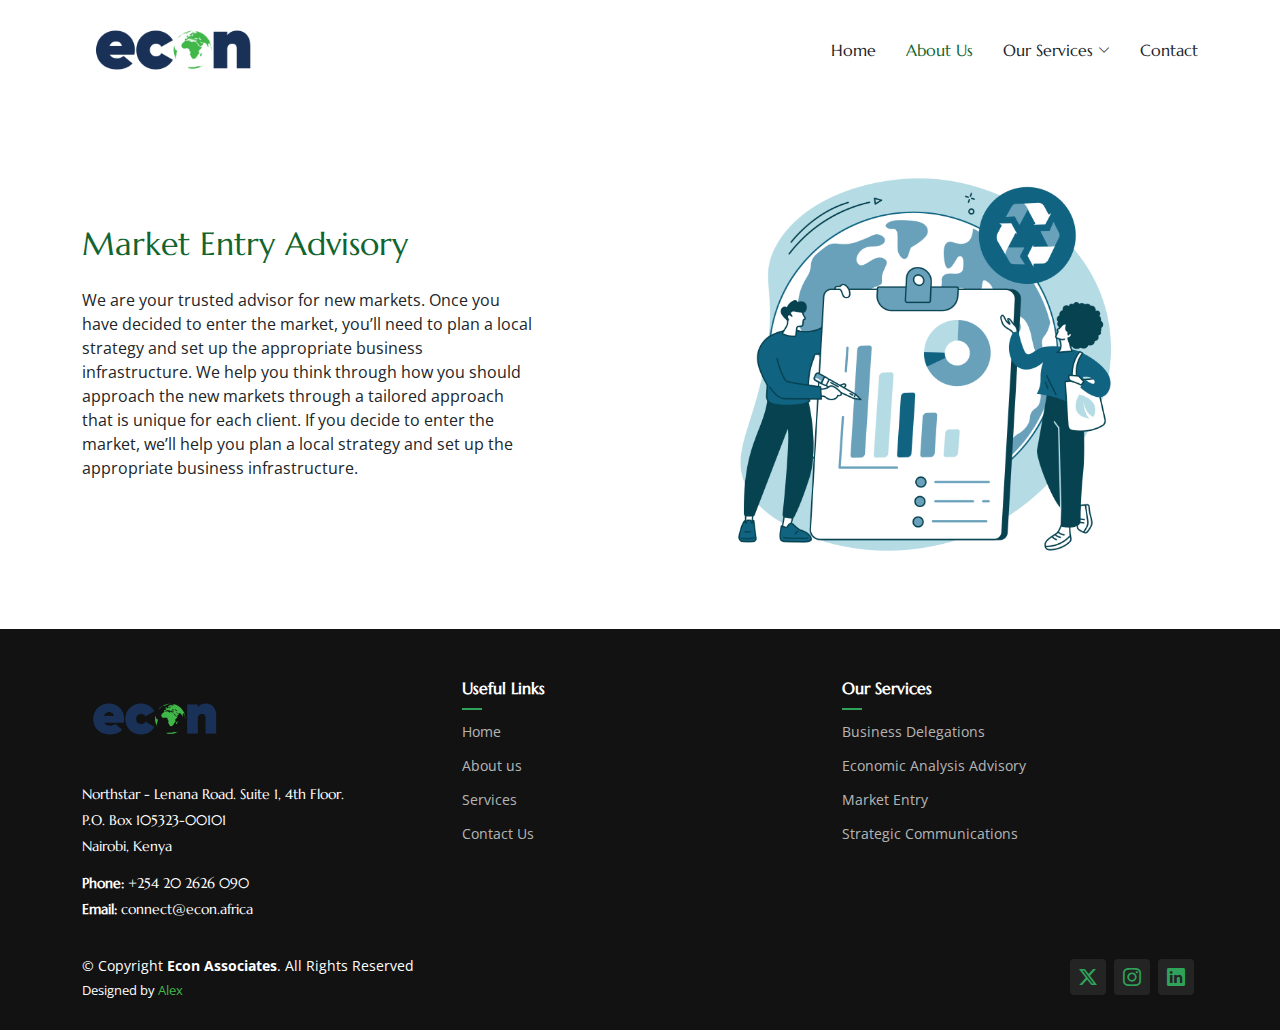
<file: Market-Entry/index.html>
<!DOCTYPE html>
<html lang="en">

<head>
  <meta charset="utf-8">
  <meta content="width=device-width, initial-scale=1.0" name="viewport">
  <title>Econ Africa</title>
  <meta name="description" content="">
  <meta name="keywords" content="">

  <!-- Favicons -->
  <link href="../assets/img/favicon.png" rel="icon">
  <link href="../assets/img/apple-touch-icon.png" rel="apple-touch-icon">

  <!-- Fonts -->
  <link href="https://fonts.googleapis.com" rel="preconnect">
  <link href="https://fonts.gstatic.com" rel="preconnect" crossorigin>
  <link href="https://fonts.googleapis.com/css2?family=Open+Sans:ital,wght@0,300;0,400;0,500;0,600;0,700;0,800;1,300;1,400;1,500;1,600;1,700;1,800&family=Marcellus:wght@400&display=swap" rel="stylesheet">

  <!-- Vendor CSS Files -->
  <link href="../assets/vendor/bootstrap/css/bootstrap.min.css" rel="stylesheet">
  <link href="../assets/vendor/bootstrap-icons/bootstrap-icons.css" rel="stylesheet">
  <link href="../assets/vendor/aos/aos.css" rel="stylesheet">
  <link href="../assets/vendor/swiper/swiper-bundle.min.css" rel="stylesheet">
  <link href="../assets/vendor/glightbox/css/glightbox.min.css" rel="stylesheet">

  <!-- Main CSS File -->
  <link href="../assets/css/main.css" rel="stylesheet">

  <!-- =======================================================
  * Template Name: AgriCulture
  * Template URL: https://bootstrapmade.com/agriculture-bootstrap-website-template/
  * Updated: Aug 07 2024 with Bootstrap v5.3.3
  * Author: BootstrapMade.com
  * License: https://bootstrapmade.com/license/
  ======================================================== -->
</head>

<body class="about-page">

  <header id="header" class="header d-flex align-items-center position-relative">
    <div class="container-fluid container-xl position-relative d-flex align-items-center justify-content-between">

      <a href="/" class="logo d-flex align-items-center">
        <!-- Uncomment the line below if you also wish to use an image logo -->
        <img src="../assets/img/Econ Logo.png" alt="AgriCulture">
        <!-- <h1 class="sitename">AgriCulture</h1>  -->
      </a>

      <nav id="navmenu" class="navmenu">
        <ul>
          <li><a href="/">Home</a></li>
          <li><a href="../About/" class="active">About Us</a></li>
          <li class="dropdown"><a href="#services"><span>Our Services</span> <i class="bi bi-chevron-down toggle-dropdown"></i></a>
            <ul>
              <li><a href="../Trade-Investment/">Trade & Investment Promotion</a></li>
              <li><a href="../Market-Entry/">Market Entry Advisory</a></li>
              <li><a href="../Economic-Analysis/">Economic Analysis</a></li>
              <li><a href="../Startups/">Supporting Startups Scale</a></li>
              <li><a href="../Strategic-Communications/">Strategic Communications</a></li>
              <li><a href="../Business-Delegations/">Business Delegations Globally</a></li>
              <li><a href="../Market-Leading/">Market Leading Events</a></li>
              <li><a href="../Engaging-Diverse-Stakeholders/">Engaging Diverse Stakeholders</a></li>
            </ul>
          </li>
          <li><a href="../Contact/">Contact</a></li>
        </ul>
        <i class="mobile-nav-toggle d-xl-none bi bi-list"></i>
      </nav>
    </div>
  </header>

  <main class="main">
    <!-- About 3 Section -->
    <section id="about-3" class="about-3 section">

      <div class="container">
        <div class="row gy-4 justify-content-between align-items-center">
          <div class="col-lg-6 order-lg-2 position-relative" data-aos="zoom-out">
            <img src="../assets/img/market.png" alt="Image" class="img-fluid">
            <!--<a href="https://www.youtube.com/watch?v=Y7f98aduVJ8" class="glightbox pulsating-play-btn">-->
              <!--<span class="play"><i class="bi bi-play-fill"></i></span>
            </a>-->
          </div>
          <div class="col-lg-5 order-lg-1" data-aos="fade-up" data-aos-delay="100">
            <h2 class="content-title mb-4">Market Entry Advisory</h2>
            <p class="mb-4">
                We are your trusted advisor for new markets. Once you have decided to enter the market, you’ll
                need to plan a local strategy and set up the appropriate business infrastructure.
                We help you think through how you should approach the new markets through a tailored
                approach that is unique for each client. If you decide to enter the market, we’ll help you plan a
                local strategy and set up the appropriate business infrastructure.
                
            </p>
            <!--<ul class="list-unstyled list-check">
              <li>Lorem ipsum dolor sit amet</li>
              <li>Velit explicabo vitae repellendu</li>
              <li>Repellat aliquam nihil illo</li>
            </ul>-->

            <!--<p><a href="#" class="btn-cta">Get in touch</a></p>-->
          </div>
        </div>
      </div>
    </section><!-- /About 3 Section -->


  </main>

  <footer id="footer" class="footer dark-background">

    <div class="footer-top">
      <div class="container">
        <div class="row gy-4">
          <div class="col-lg-4 col-md-6 footer-about">
            <a href="index.html" class="logo d-flex align-items-center">
              <img src="../assets/img/Econ Logo.png" style="max-height: 80px;" alt="">
            </a>
            <div class="footer-contact">
              <p>Northstar - Lenana Road. Suite 1, 4th Floor.</p>
              <p>P.O. Box 105323-00101</p>
              <p>Nairobi, Kenya</p>
              <p class="mt-3"><strong>Phone:</strong> <span>+254 20 2626 090</span></p>
              <p><strong>Email:</strong> <span>connect@econ.africa</span></p>
            </div>
          </div>

          <div class="col-lg-4 col-md-3 footer-links">
            <h4>Useful Links</h4>
            <ul>
              <li><a href="/">Home</a></li>
              <li><a href="../About/">About us</a></li>
              <li><a href="#services">Services</a></li>
              <li><a href="../Contact/">Contact Us</a></li>
            </ul>
          </div>

          <div class="col-lg-4 col-md-3 footer-links">
            <h4>Our Services</h4>
            <ul>
              <li><a href="../Business-Delegations/">Business Delegations</a></li>
              <!--<li><a href="./Charity-Awards/">Charity Awards</a></li>-->
              <li><a href="../Economic-Analysis/">Economic Analysis Advisory</a></li>
              <li><a href="../Market-Entry/">Market Entry</a></li>
              <li><a href="../Strategic-Communications/">Strategic Communications</a></li>
            </ul>
          </div>

          <!--<div class="col-lg-2 col-md-3 footer-links">
            <h4>Hic solutasetp</h4>
            <ul>
              <li><a href="#">Molestiae accusamus iure</a></li>
              <li><a href="#">Excepturi dignissimos</a></li>
              <li><a href="#">Suscipit distinctio</a></li>
              <li><a href="#">Dilecta</a></li>
              <li><a href="#">Sit quas consectetur</a></li>
            </ul>
          </div>

          <div class="col-lg-2 col-md-3 footer-links">
            <h4>Nobis illum</h4>
            <ul>
              <li><a href="#">Ipsam</a></li>
              <li><a href="#">Laudantium dolorum</a></li>
              <li><a href="#">Dinera</a></li>
              <li><a href="#">Trodelas</a></li>
              <li><a href="#">Flexo</a></li>
            </ul>
          </div>-->

        </div>
    </div>

    <div class="copyright text-center">
      <div class="container d-flex flex-column flex-lg-row justify-content-center justify-content-lg-between align-items-center">

        <div class="d-flex flex-column align-items-center align-items-lg-start">
          <div>
            © Copyright <strong><span>Econ Associates</span></strong>. All Rights Reserved
          </div>
          <div class="credits">
            <!-- All the links in the footer should remain intact. -->
            <!-- You can delete the links only if you purchased the pro version. -->
            <!-- Licensing information: https://bootstrapmade.com/license/ -->
            <!-- Purchase the pro version with working PHP/AJAX contact form: https://bootstrapmade.com/herobiz-bootstrap-business-template/ -->
            Designed by <a href="https://alexokeyoportfolio.netlify.app/">Alex</a>
          </div>
        </div>

        <div class="social-links order-first order-lg-last mb-3 mb-lg-0">
          <a href="https://x.com/Econ_Africa"><i class="bi bi-twitter-x"></i></a>
          <!--<a href=""><i class="bi bi-facebook"></i></a>-->
          <a href="https://www.instagram.com/econ.africa/"><i class="bi bi-instagram"></i></a>
          <a href="https://www.linkedin.com/company/econ-associates/"><i class="bi bi-linkedin"></i></a>
        </div>

      </div>
    </div>

  </footer>

  <!-- Scroll Top -->
  <a href="#" id="scroll-top" class="scroll-top d-flex align-items-center justify-content-center"><i class="bi bi-arrow-up-short"></i></a>

  <!-- Preloader -->
  <div id="preloader"></div>

  <!-- Vendor JS Files -->
  <script src="../assets/vendor/bootstrap/js/bootstrap.bundle.min.js"></script>
  <script src="../assets/vendor/php-email-form/validate.js"></script>
  <script src="../assets/vendor/aos/aos.js"></script>
  <script src="../assets/vendor/swiper/swiper-bundle.min.js"></script>
  <script src="../assets/vendor/glightbox/js/glightbox.min.js"></script>

  <!-- Main JS File -->
  <script src="../assets/js/main.js"></script>

</body>

</html>
</file>
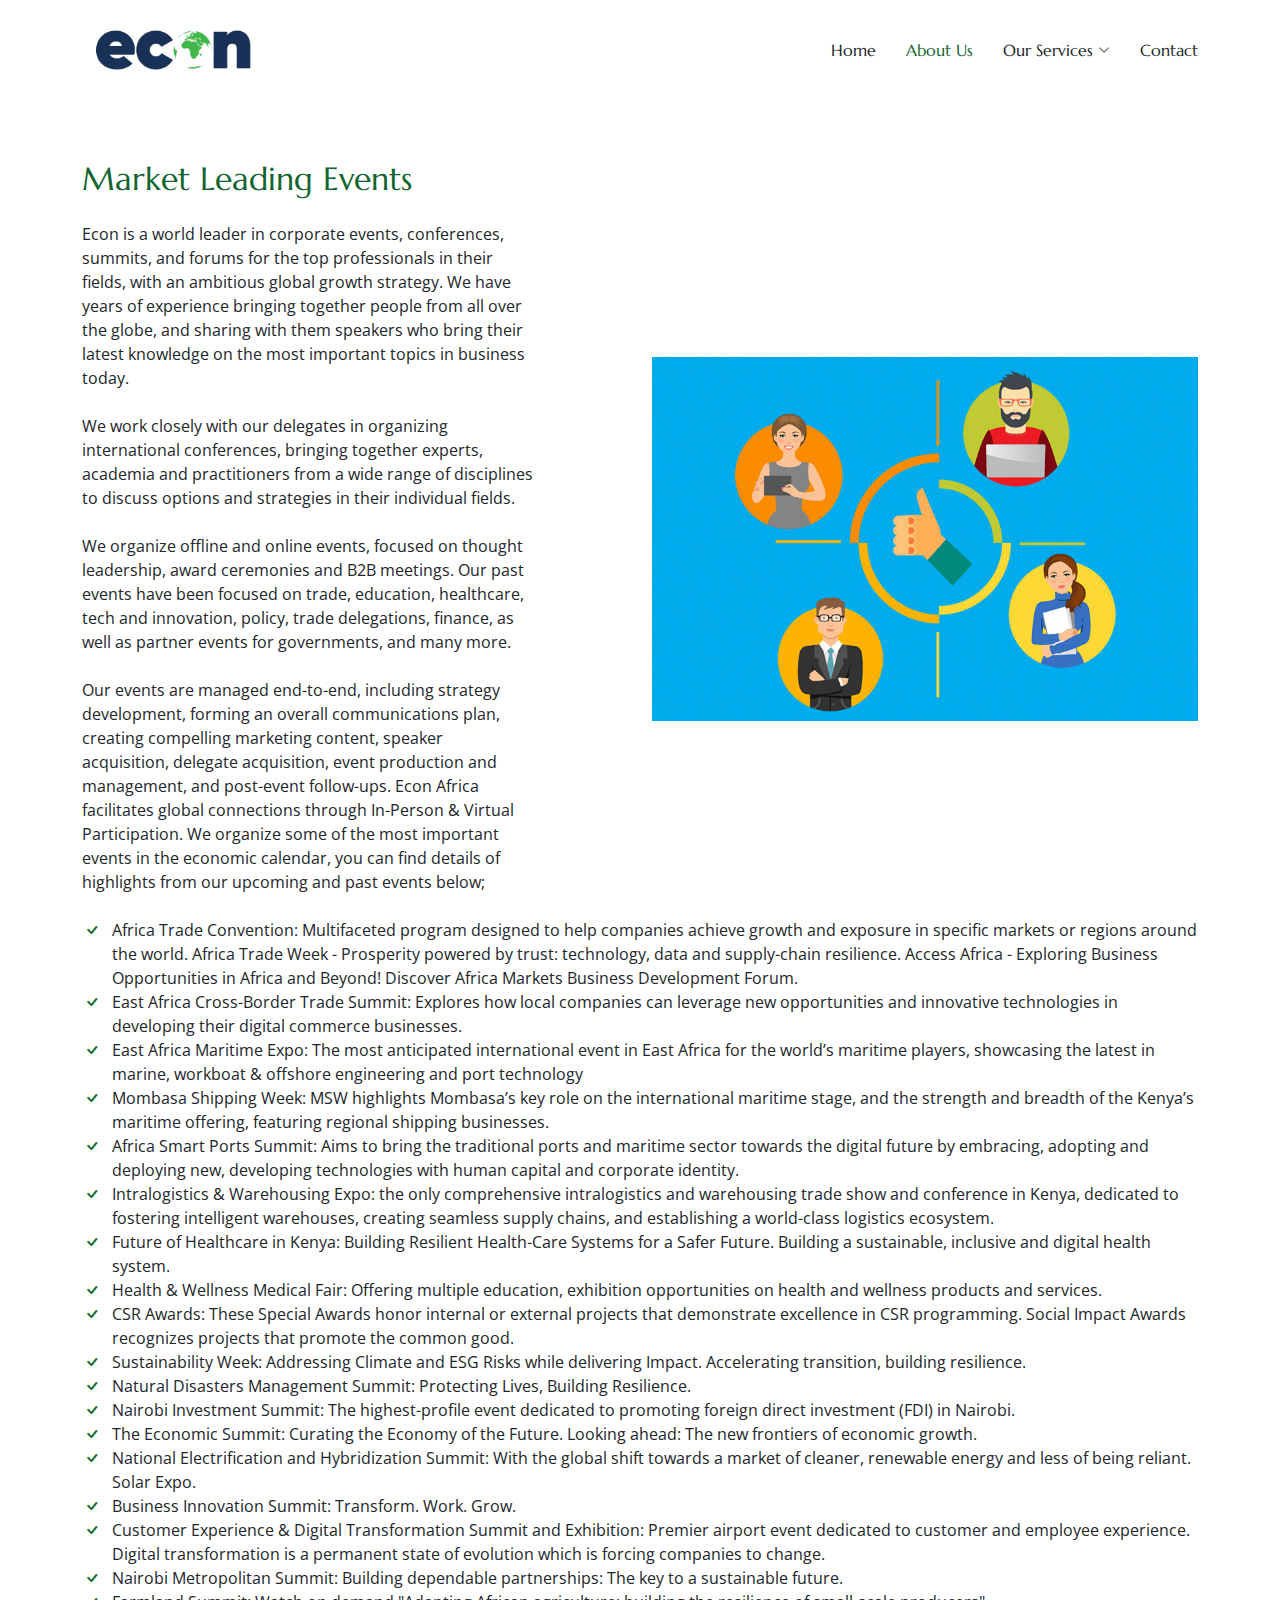
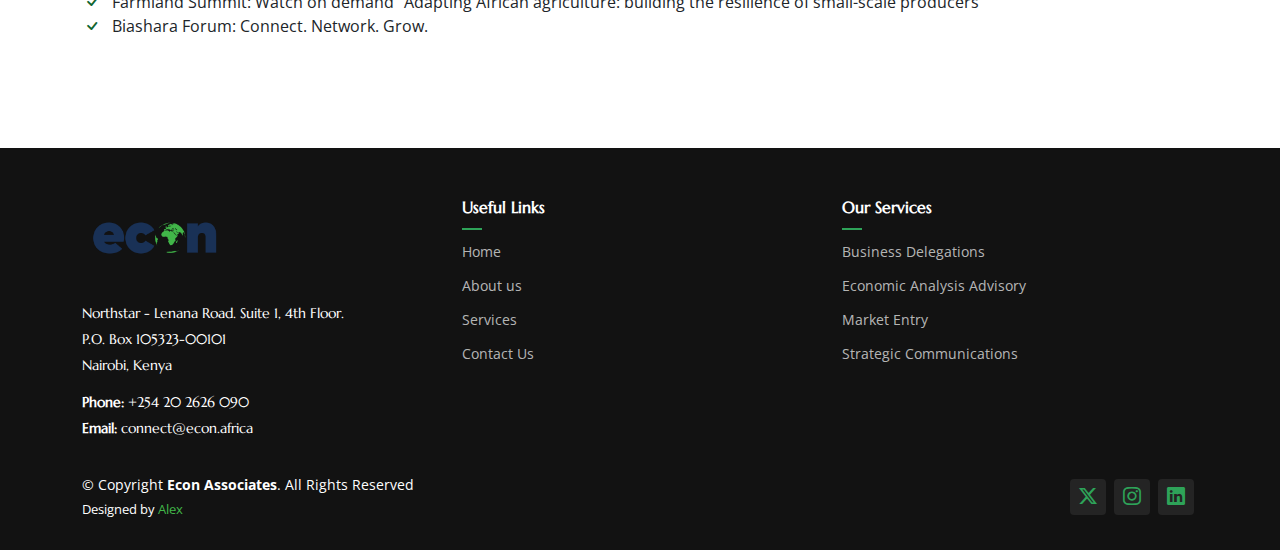
<file: Market-Leading/index.html>
<!DOCTYPE html>
<html lang="en">

<head>
  <meta charset="utf-8">
  <meta content="width=device-width, initial-scale=1.0" name="viewport">
  <title>Econ Africa</title>
  <meta name="description" content="">
  <meta name="keywords" content="">

  <!-- Favicons -->
  <link href="../assets/img/favicon.png" rel="icon">
  <link href="../assets/img/apple-touch-icon.png" rel="apple-touch-icon">

  <!-- Fonts -->
  <link href="https://fonts.googleapis.com" rel="preconnect">
  <link href="https://fonts.gstatic.com" rel="preconnect" crossorigin>
  <link href="https://fonts.googleapis.com/css2?family=Open+Sans:ital,wght@0,300;0,400;0,500;0,600;0,700;0,800;1,300;1,400;1,500;1,600;1,700;1,800&family=Marcellus:wght@400&display=swap" rel="stylesheet">

  <!-- Vendor CSS Files -->
  <link href="../assets/vendor/bootstrap/css/bootstrap.min.css" rel="stylesheet">
  <link href="../assets/vendor/bootstrap-icons/bootstrap-icons.css" rel="stylesheet">
  <link href="../assets/vendor/aos/aos.css" rel="stylesheet">
  <link href="../assets/vendor/swiper/swiper-bundle.min.css" rel="stylesheet">
  <link href="../assets/vendor/glightbox/css/glightbox.min.css" rel="stylesheet">

  <!-- Main CSS File -->
  <link href="../assets/css/main.css" rel="stylesheet">

  <!-- =======================================================
  * Template Name: AgriCulture
  * Template URL: https://bootstrapmade.com/agriculture-bootstrap-website-template/
  * Updated: Aug 07 2024 with Bootstrap v5.3.3
  * Author: BootstrapMade.com
  * License: https://bootstrapmade.com/license/
  ======================================================== -->
</head>

<body class="about-page">

  <header id="header" class="header d-flex align-items-center position-relative">
    <div class="container-fluid container-xl position-relative d-flex align-items-center justify-content-between">

      <a href="/" class="logo d-flex align-items-center">
        <!-- Uncomment the line below if you also wish to use an image logo -->
        <img src="../assets/img/Econ Logo.png" alt="AgriCulture">
        <!-- <h1 class="sitename">AgriCulture</h1>  -->
      </a>

      <nav id="navmenu" class="navmenu">
        <ul>
          <li><a href="/">Home</a></li>
          <li><a href="../About/" class="active">About Us</a></li>
          <li class="dropdown"><a href="#services"><span>Our Services</span> <i class="bi bi-chevron-down toggle-dropdown"></i></a>
            <ul>
              <li><a href="../Trade-Investment/">Trade & Investment Promotion</a></li>
              <li><a href="../Market-Entry/">Market Entry Advisory</a></li>
              <li><a href="../Economic-Analysis/">Economic Analysis</a></li>
              <li><a href="../Startups/">Supporting Startups Scale</a></li>
              <li><a href="../Strategic-Communications/">Strategic Communications</a></li>
              <li><a href="../Business-Delegations/">Business Delegations Globally</a></li>
              <li><a href="../Market-Leading/">Market Leading Events</a></li>
              <li><a href="../Engaging-Diverse-Stakeholders/">Engaging Diverse Stakeholders</a></li>
            </ul>
          </li>
          <li><a href="../Contact/">Contact</a></li>
        </ul>
        <i class="mobile-nav-toggle d-xl-none bi bi-list"></i>
      </nav>
    </div>
  </header>

  <main class="main">
    <!-- About 3 Section -->
    <section id="about-3" class="about-3 section">

      <div class="container">
        <div class="row gy-4 justify-content-between align-items-center">
          <div class="col-lg-6 order-lg-2 position-relative" data-aos="zoom-out">
            <img src="../assets/img/delegation.jpg" alt="Image" class="img-fluid">
            <!--<a href="https://www.youtube.com/watch?v=Y7f98aduVJ8" class="glightbox pulsating-play-btn">-->
              <!--<span class="play"><i class="bi bi-play-fill"></i></span>
            </a>-->
          </div>
          <div class="col-lg-5 order-lg-1" data-aos="fade-up" data-aos-delay="100">
            <h2 class="content-title mb-4">Market Leading Events</h2>
            <p class="mb-4">
                Econ is a world leader in corporate events, conferences, summits, and forums for the top
                professionals in their fields, with an ambitious global growth strategy. We have years of
                experience bringing together people from all over the globe, and sharing with them speakers
                who bring their latest knowledge on the most important topics in business today. <br><br>
                We work closely with our delegates in organizing international conferences, bringing together
                experts, academia and practitioners from a wide range of disciplines to discuss options and
                strategies in their individual fields.<br><br>
                We organize offline and online events, focused on thought leadership, award ceremonies and
                B2B meetings. Our past events have been focused on trade, education, healthcare, tech and
                innovation, policy, trade delegations, finance, as well as partner events for governments, and
                many more.<br><br>
                Our events are managed end-to-end, including strategy development, forming an overall
                communications plan, creating compelling marketing content, speaker acquisition, delegate
                acquisition, event production and management, and post-event follow-ups.
                Econ Africa facilitates global connections through In-Person & Virtual Participation. We organize
                some of the most important events in the economic calendar, you can find details of highlights
                from our upcoming and past events below;
            </p>

            <!--<p><a href="#" class="btn-cta">Get in touch</a></p>-->
          </div>
        </div>
        <ul class="list-unstyled list-check">
            <li>Africa Trade Convention: Multifaceted program designed to help companies achieve
                growth and exposure in specific markets or regions around the world. Africa Trade Week
                - Prosperity powered by trust: technology, data and supply-chain resilience. Access
                Africa - Exploring Business Opportunities in Africa and Beyond! Discover Africa Markets
                Business Development Forum.</li>
            <li>East Africa Cross-Border Trade Summit: Explores how local companies can leverage new
                opportunities and innovative technologies in developing their digital commerce
                businesses.</li>
            <li>East Africa Maritime Expo: The most anticipated international event in East Africa for the
                world’s maritime players, showcasing the latest in marine, workboat & offshore
                engineering and port technology</li>
            <li>Mombasa Shipping Week: MSW highlights Mombasa’s key role on the international
                maritime stage, and the strength and breadth of the Kenya’s maritime offering, featuring
                regional shipping businesses.</li>
            <li>Africa Smart Ports Summit: Aims to bring the traditional ports and maritime sector towards
                the digital future by embracing, adopting and deploying new, developing technologies
                with human capital and corporate identity.</li>
            <li>Intralogistics & Warehousing Expo: the only comprehensive intralogistics and
                warehousing trade show and conference in Kenya, dedicated to fostering intelligent
                warehouses, creating seamless supply chains, and establishing a world-class logistics
                ecosystem.</li>
            <li>Future of Healthcare in Kenya: Building Resilient Health-Care Systems for a Safer Future.
                Building a sustainable, inclusive and digital health system.</li>
            <li>Health & Wellness Medical Fair: Offering multiple education, exhibition opportunities on
                health and wellness products and services.</li>
            <li>CSR Awards: These Special Awards honor internal or external projects that demonstrate
                excellence in CSR programming. Social Impact Awards recognizes projects that promote
                the common good.</li>
            <li>Sustainability Week: Addressing Climate and ESG Risks while delivering Impact.
                Accelerating transition, building resilience.</li>
            <li>Natural Disasters Management Summit: Protecting Lives, Building Resilience.</li>
            <li>Nairobi Investment Summit: The highest-profile event dedicated to promoting foreign
                direct investment (FDI) in Nairobi.</li>
            <li>The Economic Summit: Curating the Economy of the Future. Looking ahead: The new
                frontiers of economic growth.</li>
            <li>National Electrification and Hybridization Summit: With the global shift towards a market
                of cleaner, renewable energy and less of being reliant. Solar Expo.</li>
            <li>Business Innovation Summit: Transform. Work. Grow.</li>
            <li>Customer Experience & Digital Transformation Summit and Exhibition: Premier airport
                event dedicated to customer and employee experience. Digital transformation is a
                permanent state of evolution which is forcing companies to change.
                </li>
            <li>Nairobi Metropolitan Summit: Building dependable partnerships: The key to a sustainable
                future.</li>
            <li>Farmland Summit: Watch on demand "Adapting African agriculture: building the
                resilience of small-scale producers"
                </li>
            <li>Biashara Forum: Connect. Network. Grow.</li>  
        </ul>
      </div>
    </section><!-- /About 3 Section -->


  </main>

  <footer id="footer" class="footer dark-background">

    <div class="footer-top">
      <div class="container">
        <div class="row gy-4">
          <div class="col-lg-4 col-md-6 footer-about">
            <a href="index.html" class="logo d-flex align-items-center">
              <img src="../assets/img/Econ Logo.png" style="max-height: 80px;" alt="">
            </a>
            <div class="footer-contact">
              <p>Northstar - Lenana Road. Suite 1, 4th Floor.</p>
              <p>P.O. Box 105323-00101</p>
              <p>Nairobi, Kenya</p>
              <p class="mt-3"><strong>Phone:</strong> <span>+254 20 2626 090</span></p>
              <p><strong>Email:</strong> <span>connect@econ.africa</span></p>
            </div>
          </div>

          <div class="col-lg-4 col-md-3 footer-links">
            <h4>Useful Links</h4>
            <ul>
              <li><a href="/">Home</a></li>
              <li><a href="../About/">About us</a></li>
              <li><a href="#services">Services</a></li>
              <li><a href="../Contact/">Contact Us</a></li>
            </ul>
          </div>

          <div class="col-lg-4 col-md-3 footer-links">
            <h4>Our Services</h4>
            <ul>
              <li><a href="../Business-Delegations/">Business Delegations</a></li>
              <!--<li><a href="./Charity-Awards/">Charity Awards</a></li>-->
              <li><a href="../Economic-Analysis/">Economic Analysis Advisory</a></li>
              <li><a href="../Market-Entry/">Market Entry</a></li>
              <li><a href="../Strategic-Communications/">Strategic Communications</a></li>
            </ul>
          </div>

          <!--<div class="col-lg-2 col-md-3 footer-links">
            <h4>Hic solutasetp</h4>
            <ul>
              <li><a href="#">Molestiae accusamus iure</a></li>
              <li><a href="#">Excepturi dignissimos</a></li>
              <li><a href="#">Suscipit distinctio</a></li>
              <li><a href="#">Dilecta</a></li>
              <li><a href="#">Sit quas consectetur</a></li>
            </ul>
          </div>

          <div class="col-lg-2 col-md-3 footer-links">
            <h4>Nobis illum</h4>
            <ul>
              <li><a href="#">Ipsam</a></li>
              <li><a href="#">Laudantium dolorum</a></li>
              <li><a href="#">Dinera</a></li>
              <li><a href="#">Trodelas</a></li>
              <li><a href="#">Flexo</a></li>
            </ul>
          </div>-->

        </div>
    </div>

    <div class="copyright text-center">
      <div class="container d-flex flex-column flex-lg-row justify-content-center justify-content-lg-between align-items-center">

        <div class="d-flex flex-column align-items-center align-items-lg-start">
          <div>
            © Copyright <strong><span>Econ Associates</span></strong>. All Rights Reserved
          </div>
          <div class="credits">
            <!-- All the links in the footer should remain intact. -->
            <!-- You can delete the links only if you purchased the pro version. -->
            <!-- Licensing information: https://bootstrapmade.com/license/ -->
            <!-- Purchase the pro version with working PHP/AJAX contact form: https://bootstrapmade.com/herobiz-bootstrap-business-template/ -->
            Designed by <a href="https://alexokeyoportfolio.netlify.app/">Alex</a>
          </div>
        </div>

        <div class="social-links order-first order-lg-last mb-3 mb-lg-0">
          <a href="https://x.com/Econ_Africa"><i class="bi bi-twitter-x"></i></a>
          <!--<a href=""><i class="bi bi-facebook"></i></a>-->
          <a href="https://www.instagram.com/econ.africa/"><i class="bi bi-instagram"></i></a>
          <a href="https://www.linkedin.com/company/econ-associates/"><i class="bi bi-linkedin"></i></a>
        </div>

      </div>
    </div>

  </footer>

  <!-- Scroll Top -->
  <a href="#" id="scroll-top" class="scroll-top d-flex align-items-center justify-content-center"><i class="bi bi-arrow-up-short"></i></a>

  <!-- Preloader -->
  <div id="preloader"></div>

  <!-- Vendor JS Files -->
  <script src="../assets/vendor/bootstrap/js/bootstrap.bundle.min.js"></script>
  <script src="../assets/vendor/php-email-form/validate.js"></script>
  <script src="../assets/vendor/aos/aos.js"></script>
  <script src="../assets/vendor/swiper/swiper-bundle.min.js"></script>
  <script src="../assets/vendor/glightbox/js/glightbox.min.js"></script>

  <!-- Main JS File -->
  <script src="../assets/js/main.js"></script>

</body>

</html>
</file>
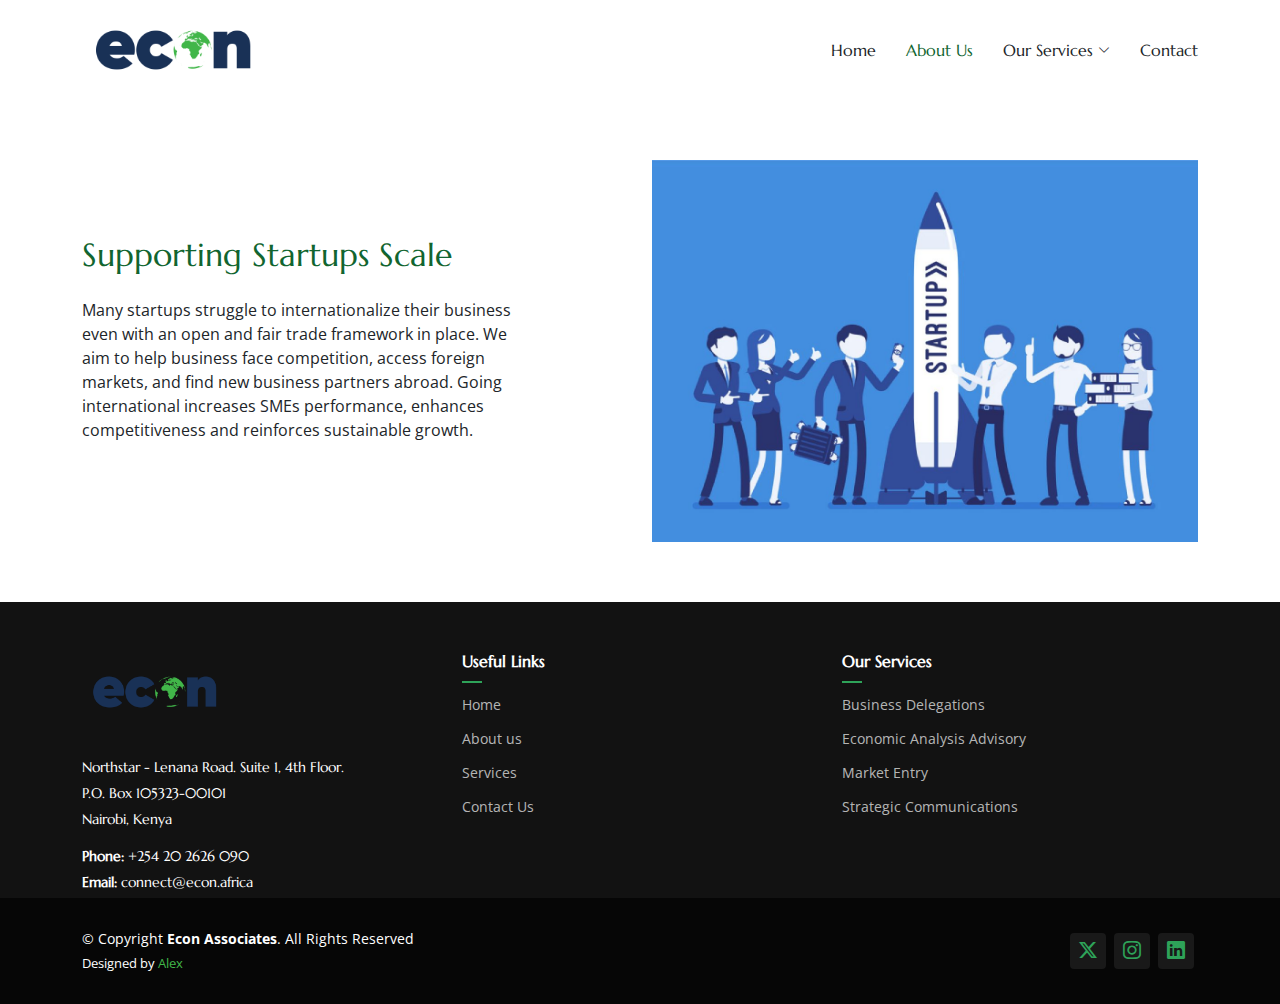
<file: Startups/index.html>
<!DOCTYPE html>
<html lang="en">

<head>
  <meta charset="utf-8">
  <meta content="width=device-width, initial-scale=1.0" name="viewport">
  <title>Econ Africa</title>
  <meta name="description" content="">
  <meta name="keywords" content="">

  <!-- Favicons -->
  <link href="../assets/img/favicon.png" rel="icon">
  <link href="../assets/img/apple-touch-icon.png" rel="apple-touch-icon">

  <!-- Fonts -->
  <link href="https://fonts.googleapis.com" rel="preconnect">
  <link href="https://fonts.gstatic.com" rel="preconnect" crossorigin>
  <link href="https://fonts.googleapis.com/css2?family=Open+Sans:ital,wght@0,300;0,400;0,500;0,600;0,700;0,800;1,300;1,400;1,500;1,600;1,700;1,800&family=Marcellus:wght@400&display=swap" rel="stylesheet">

  <!-- Vendor CSS Files -->
  <link href="../assets/vendor/bootstrap/css/bootstrap.min.css" rel="stylesheet">
  <link href="../assets/vendor/bootstrap-icons/bootstrap-icons.css" rel="stylesheet">
  <link href="../assets/vendor/aos/aos.css" rel="stylesheet">
  <link href="../assets/vendor/swiper/swiper-bundle.min.css" rel="stylesheet">
  <link href="../assets/vendor/glightbox/css/glightbox.min.css" rel="stylesheet">

  <!-- Main CSS File -->
  <link href="../assets/css/main.css" rel="stylesheet">

  <!-- =======================================================
  * Template Name: AgriCulture
  * Template URL: https://bootstrapmade.com/agriculture-bootstrap-website-template/
  * Updated: Aug 07 2024 with Bootstrap v5.3.3
  * Author: BootstrapMade.com
  * License: https://bootstrapmade.com/license/
  ======================================================== -->
</head>

<body class="about-page">

  <header id="header" class="header d-flex align-items-center position-relative">
    <div class="container-fluid container-xl position-relative d-flex align-items-center justify-content-between">

      <a href="/" class="logo d-flex align-items-center">
        <!-- Uncomment the line below if you also wish to use an image logo -->
        <img src="../assets/img/Econ Logo.png" alt="AgriCulture">
        <!-- <h1 class="sitename">AgriCulture</h1>  -->
      </a>

      <nav id="navmenu" class="navmenu">
        <ul>
          <li><a href="/">Home</a></li>
          <li><a href="../About/" class="active">About Us</a></li>
          <li class="dropdown"><a href="#services"><span>Our Services</span> <i class="bi bi-chevron-down toggle-dropdown"></i></a>
            <ul>
              <li><a href="../Trade-Investment/">Trade & Investment Promotion</a></li>
              <li><a href="../Market-Entry/">Market Entry Advisory</a></li>
              <li><a href="../Economic-Analysis/">Economic Analysis</a></li>
              <li><a href="../Startups/">Supporting Startups Scale</a></li>
              <li><a href="../Strategic-Communications/">Strategic Communications</a></li>
              <li><a href="../Business-Delegations/">Business Delegations Globally</a></li>
              <li><a href="../Market-Leading/">Market Leading Events</a></li>
              <li><a href="../Engaging-Diverse-Stakeholders/">Engaging Diverse Stakeholders</a></li>
            </ul>
          </li>
          <li><a href="../Contact/">Contact</a></li>
        </ul>
        <i class="mobile-nav-toggle d-xl-none bi bi-list"></i>
      </nav>
    </div>
  </header>

  <main class="main">
    <!-- About 3 Section -->
    <section id="about-3" class="about-3 section">

      <div class="container">
        <div class="row gy-4 justify-content-between align-items-center">
          <div class="col-lg-6 order-lg-2 position-relative" data-aos="zoom-out">
            <img src="../assets/img/startup.jpg" alt="Image" class="img-fluid">
            <!--<a href="https://www.youtube.com/watch?v=Y7f98aduVJ8" class="glightbox pulsating-play-btn">-->
              <!--<span class="play"><i class="bi bi-play-fill"></i></span>
            </a>-->
          </div>
          <div class="col-lg-5 order-lg-1" data-aos="fade-up" data-aos-delay="100">
            <h2 class="content-title mb-4">Supporting Startups Scale</h2>
            <p class="mb-4">
                Many startups struggle to internationalize their business even with an open and fair trade
                framework in place. We aim to help business face competition, access foreign markets, and find
                new business partners abroad. Going international increases SMEs performance, enhances
                competitiveness and reinforces sustainable growth.  
            </p>
            <!--<p><a href="#" class="btn-cta">Get in touch</a></p>-->
          </div>
        </div>
      </div>
    </section><!-- /About 3 Section -->


  </main>

  <footer id="footer" class="footer dark-background">

    <div class="footer-top">
      <div class="container">
        <div class="row gy-4">
          <div class="col-lg-4 col-md-6 footer-about">
            <a href="index.html" class="logo d-flex align-items-center">
              <img src="../assets/img/Econ Logo.png" style="max-height: 80px;" alt="">
            </a>
            <div class="footer-contact">
              <p>Northstar - Lenana Road. Suite 1, 4th Floor.</p>
              <p>P.O. Box 105323-00101</p>
              <p>Nairobi, Kenya</p>
              <p class="mt-3"><strong>Phone:</strong> <span>+254 20 2626 090</span></p>
              <p><strong>Email:</strong> <span>connect@econ.africa</span></p>
            </div>
          </div>

          <div class="col-lg-4 col-md-3 footer-links">
            <h4>Useful Links</h4>
            <ul>
              <li><a href="/">Home</a></li>
              <li><a href="../About/">About us</a></li>
              <li><a href="#services">Services</a></li>
              <li><a href="../Contact/">Contact Us</a></li>
            </ul>
          </div>

          <div class="col-lg-4 col-md-3 footer-links">
            <h4>Our Services</h4>
            <ul>
              <li><a href="../Business-Delegations/">Business Delegations</a></li>
              <!--<li><a href="./Charity-Awards/">Charity Awards</a></li>-->
              <li><a href="../Economic-Analysis/">Economic Analysis Advisory</a></li>
              <li><a href="../Market-Entry/">Market Entry</a></li>
              <li><a href="../Strategic-Communications/">Strategic Communications</a></li>
            </ul>
          </div>

          <!--<div class="col-lg-2 col-md-3 footer-links">
            <h4>Hic solutasetp</h4>
            <ul>
              <li><a href="#">Molestiae accusamus iure</a></li>
              <li><a href="#">Excepturi dignissimos</a></li>
              <li><a href="#">Suscipit distinctio</a></li>
              <li><a href="#">Dilecta</a></li>
              <li><a href="#">Sit quas consectetur</a></li>
            </ul>
          </div>

          <div class="col-lg-2 col-md-3 footer-links">
            <h4>Nobis illum</h4>
            <ul>
              <li><a href="#">Ipsam</a></li>
              <li><a href="#">Laudantium dolorum</a></li>
              <li><a href="#">Dinera</a></li>
              <li><a href="#">Trodelas</a></li>
              <li><a href="#">Flexo</a></li>
            </ul>
          </div>-->

        </div>
      </div>
    </div>

    <div class="copyright text-center">
      <div class="container d-flex flex-column flex-lg-row justify-content-center justify-content-lg-between align-items-center">

        <div class="d-flex flex-column align-items-center align-items-lg-start">
          <div>
            © Copyright <strong><span>Econ Associates</span></strong>. All Rights Reserved
          </div>
          <div class="credits">
            <!-- All the links in the footer should remain intact. -->
            <!-- You can delete the links only if you purchased the pro version. -->
            <!-- Licensing information: https://bootstrapmade.com/license/ -->
            <!-- Purchase the pro version with working PHP/AJAX contact form: https://bootstrapmade.com/herobiz-bootstrap-business-template/ -->
            Designed by <a href="https://alexokeyoportfolio.netlify.app/">Alex</a>
          </div>
        </div>

        <div class="social-links order-first order-lg-last mb-3 mb-lg-0">
          <a href="https://x.com/Econ_Africa"><i class="bi bi-twitter-x"></i></a>
          <!--<a href=""><i class="bi bi-facebook"></i></a>-->
          <a href="https://www.instagram.com/econ.africa/"><i class="bi bi-instagram"></i></a>
          <a href="https://www.linkedin.com/company/econ-associates/"><i class="bi bi-linkedin"></i></a>
        </div>

      </div>
    </div>

  </footer>

  <!-- Scroll Top -->
  <a href="#" id="scroll-top" class="scroll-top d-flex align-items-center justify-content-center"><i class="bi bi-arrow-up-short"></i></a>

  <!-- Preloader -->
  <div id="preloader"></div>

  <!-- Vendor JS Files -->
  <script src="../assets/vendor/bootstrap/js/bootstrap.bundle.min.js"></script>
  <script src="../assets/vendor/php-email-form/validate.js"></script>
  <script src="../assets/vendor/aos/aos.js"></script>
  <script src="../assets/vendor/swiper/swiper-bundle.min.js"></script>
  <script src="../assets/vendor/glightbox/js/glightbox.min.js"></script>

  <!-- Main JS File -->
  <script src="../assets/js/main.js"></script>

</body>

</html>
</file>
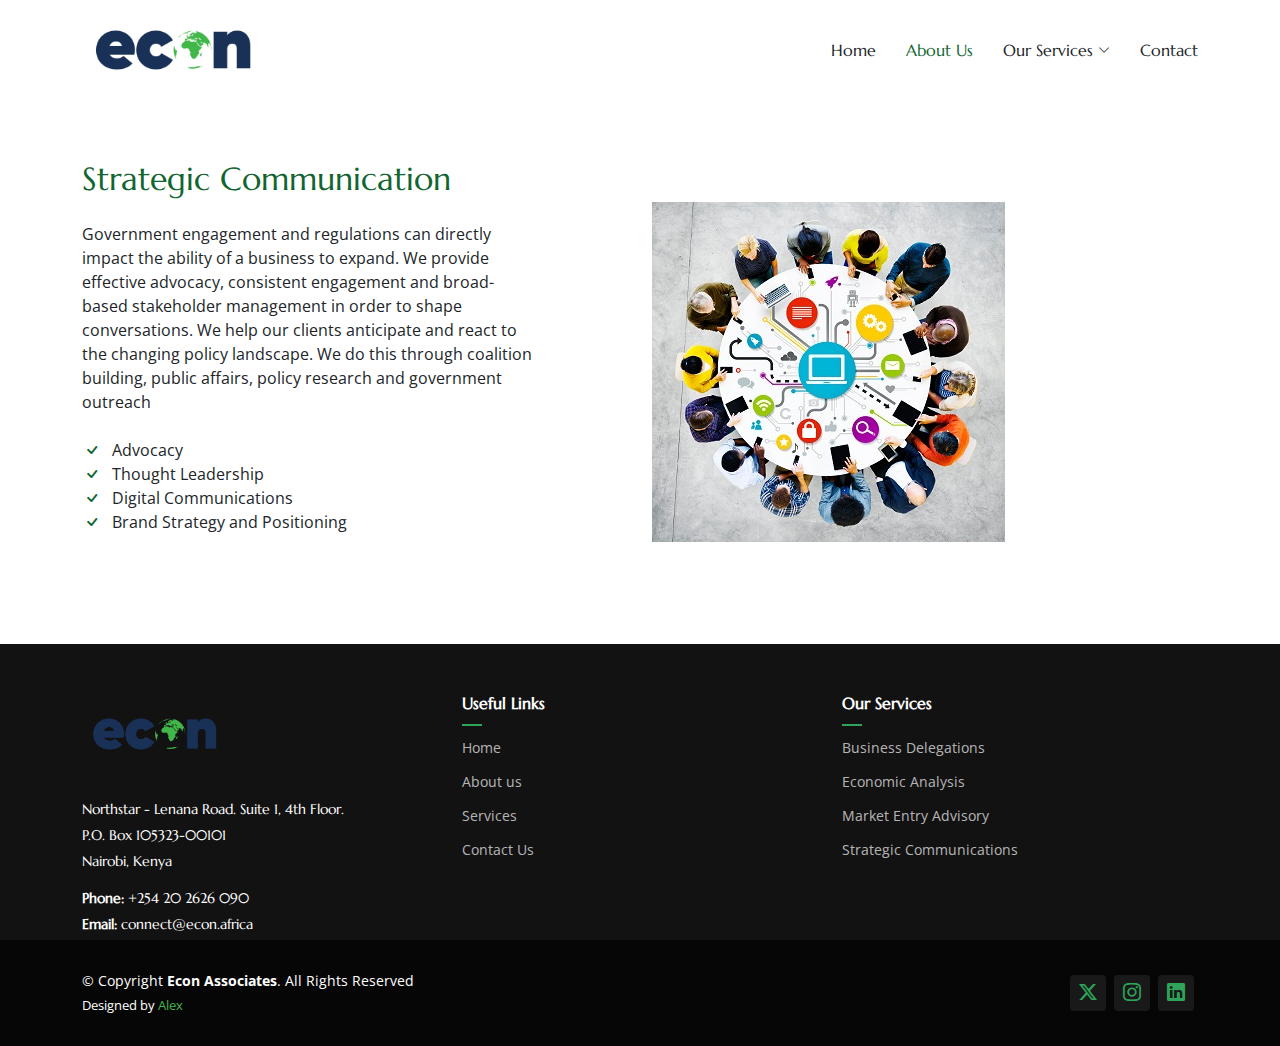
<file: Strategic-Communications/index.html>
<!DOCTYPE html>
<html lang="en">

<head>
  <meta charset="utf-8">
  <meta content="width=device-width, initial-scale=1.0" name="viewport">
  <title>Econ Africa</title>
  <meta name="description" content="">
  <meta name="keywords" content="">

  <!-- Favicons -->
  <link href="../assets/img/favicon.png" rel="icon">
  <link href="../assets/img/apple-touch-icon.png" rel="apple-touch-icon">

  <!-- Fonts -->
  <link href="https://fonts.googleapis.com" rel="preconnect">
  <link href="https://fonts.gstatic.com" rel="preconnect" crossorigin>
  <link href="https://fonts.googleapis.com/css2?family=Open+Sans:ital,wght@0,300;0,400;0,500;0,600;0,700;0,800;1,300;1,400;1,500;1,600;1,700;1,800&family=Marcellus:wght@400&display=swap" rel="stylesheet">

  <!-- Vendor CSS Files -->
  <link href="../assets/vendor/bootstrap/css/bootstrap.min.css" rel="stylesheet">
  <link href="../assets/vendor/bootstrap-icons/bootstrap-icons.css" rel="stylesheet">
  <link href="../assets/vendor/aos/aos.css" rel="stylesheet">
  <link href="../assets/vendor/swiper/swiper-bundle.min.css" rel="stylesheet">
  <link href="../assets/vendor/glightbox/css/glightbox.min.css" rel="stylesheet">

  <!-- Main CSS File -->
  <link href="../assets/css/main.css" rel="stylesheet">

  <!-- =======================================================
  * Template Name: AgriCulture
  * Template URL: https://bootstrapmade.com/agriculture-bootstrap-website-template/
  * Updated: Aug 07 2024 with Bootstrap v5.3.3
  * Author: BootstrapMade.com
  * License: https://bootstrapmade.com/license/
  ======================================================== -->
</head>

<body class="about-page">

  <header id="header" class="header d-flex align-items-center position-relative">
    <div class="container-fluid container-xl position-relative d-flex align-items-center justify-content-between">

      <a href="/" class="logo d-flex align-items-center">
        <!-- Uncomment the line below if you also wish to use an image logo -->
        <img src="../assets/img/Econ Logo.png" alt="AgriCulture">
        <!-- <h1 class="sitename">AgriCulture</h1>  -->
      </a>

      <nav id="navmenu" class="navmenu">
        <ul>
          <li><a href="/">Home</a></li>
          <li><a href="../About/" class="active">About Us</a></li>
          <li class="dropdown"><a href="#services"><span>Our Services</span> <i class="bi bi-chevron-down toggle-dropdown"></i></a>
            <ul>
              <li><a href="../Trade-Investment/">Trade & Investment Promotion</a></li>
              <li><a href="../Market-Entry/">Market Entry Advisory</a></li>
              <li><a href="../Economic-Analysis/">Economic Analysis</a></li>
              <li><a href="../Startups/">Supporting Startups Scale</a></li>
              <li><a href="../Strategic-Communications/">Strategic Communications</a></li>
              <li><a href="../Business-Delegations/">Business Delegations Globally</a></li>
              <li><a href="../Market-Leading/">Market Leading Events</a></li>
              <li><a href="../Engaging-Diverse-Stakeholders/">Engaging Diverse Stakeholders</a></li>
            </ul>
          </li>
          <li><a href="../Contact/">Contact</a></li>
        </ul>
        <i class="mobile-nav-toggle d-xl-none bi bi-list"></i>
      </nav>
    </div>
  </header>

  <main class="main">
    <!-- About 3 Section -->
    <section id="about-3" class="about-3 section">

      <div class="container">
        <div class="row gy-4 justify-content-between align-items-center">
          <div class="col-lg-6 order-lg-2 position-relative" data-aos="zoom-out">
            <img src="../assets/img/strategic.jpg" alt="Image" class="img-fluid">
            <!--<a href="https://www.youtube.com/watch?v=Y7f98aduVJ8" class="glightbox pulsating-play-btn">-->
              <!--<span class="play"><i class="bi bi-play-fill"></i></span>
            </a>-->
          </div>
          <div class="col-lg-5 order-lg-1" data-aos="fade-up" data-aos-delay="100">
            <h2 class="content-title mb-4">Strategic Communication</h2>
            <p class="mb-4">
                Government engagement and regulations can directly impact the ability of a business to
                expand. We provide effective advocacy, consistent engagement and broad-based
                stakeholder management in order to shape conversations.
                We help our clients anticipate and react to the changing policy landscape. We do this through
                coalition building, public affairs, policy research and government outreach 
            </p>
            <ul class="list-unstyled list-check">
                <li>Advocacy</li>
                <li>Thought Leadership</li>
                <li>Digital Communications</li>
                <li>Brand Strategy and Positioning</li>
            </ul>
            <!--<p><a href="#" class="btn-cta">Get in touch</a></p>-->
          </div>
        </div>
      </div>
    </section><!-- /About 3 Section -->


  </main>

  <footer id="footer" class="footer dark-background">

    <div class="footer-top">
      <div class="container">
        <div class="row gy-4">
          <div class="col-lg-4 col-md-6 footer-about">
            <a href="index.html" class="logo d-flex align-items-center">
              <img src="../assets/img/Econ Logo.png" style="max-height: 80px;" alt="">
            </a>
            <div class="footer-contact">
              <p>Northstar - Lenana Road. Suite 1, 4th Floor.</p>
              <p>P.O. Box 105323-00101</p>
              <p>Nairobi, Kenya</p>
              <p class="mt-3"><strong>Phone:</strong> <span>+254 20 2626 090</span></p>
              <p><strong>Email:</strong> <span>connect@econ.africa</span></p>
            </div>
          </div>

          <div class="col-lg-4 col-md-3 footer-links">
            <h4>Useful Links</h4>
            <ul>
              <li><a href="/">Home</a></li>
              <li><a href="../About/">About us</a></li>
              <li><a href="#services">Services</a></li>
              <li><a href="../Contact/">Contact Us</a></li>
            </ul>
          </div>

          <div class="col-lg-4 col-md-3 footer-links">
            <h4>Our Services</h4>
            <ul>
              <li><a href="../Business-Delegations/">Business Delegations</a></li>
              <!--<li><a href="./Charity-Awards/">Charity Awards</a></li>-->
              <li><a href="../Economic-Analysis/">Economic Analysis</a></li>
              <li><a href="../Market-Entry/">Market Entry Advisory</a></li>
              <li><a href="../Strategic-Communications/">Strategic Communications</a></li>
            </ul>
          </div>

          <!--<div class="col-lg-2 col-md-3 footer-links">
            <h4>Hic solutasetp</h4>
            <ul>
              <li><a href="#">Molestiae accusamus iure</a></li>
              <li><a href="#">Excepturi dignissimos</a></li>
              <li><a href="#">Suscipit distinctio</a></li>
              <li><a href="#">Dilecta</a></li>
              <li><a href="#">Sit quas consectetur</a></li>
            </ul>
          </div>

          <div class="col-lg-2 col-md-3 footer-links">
            <h4>Nobis illum</h4>
            <ul>
              <li><a href="#">Ipsam</a></li>
              <li><a href="#">Laudantium dolorum</a></li>
              <li><a href="#">Dinera</a></li>
              <li><a href="#">Trodelas</a></li>
              <li><a href="#">Flexo</a></li>
            </ul>
          </div>-->

        </div>
      </div>
    </div>

    <div class="copyright text-center">
      <div class="container d-flex flex-column flex-lg-row justify-content-center justify-content-lg-between align-items-center">

        <div class="d-flex flex-column align-items-center align-items-lg-start">
          <div>
            © Copyright <strong><span>Econ Associates</span></strong>. All Rights Reserved
          </div>
          <div class="credits">
            <!-- All the links in the footer should remain intact. -->
            <!-- You can delete the links only if you purchased the pro version. -->
            <!-- Licensing information: https://bootstrapmade.com/license/ -->
            <!-- Purchase the pro version with working PHP/AJAX contact form: https://bootstrapmade.com/herobiz-bootstrap-business-template/ -->
            Designed by <a href="https://alexokeyoportfolio.netlify.app/">Alex</a>
          </div>
        </div>

        <div class="social-links order-first order-lg-last mb-3 mb-lg-0">
          <a href="https://x.com/Econ_Africa"><i class="bi bi-twitter-x"></i></a>
          <!--<a href=""><i class="bi bi-facebook"></i></a>-->
          <a href="https://www.instagram.com/econ.africa/"><i class="bi bi-instagram"></i></a>
          <a href="https://www.linkedin.com/company/econ-associates/"><i class="bi bi-linkedin"></i></a>
        </div>

      </div>
    </div>

  </footer>

  <!-- Scroll Top -->
  <a href="#" id="scroll-top" class="scroll-top d-flex align-items-center justify-content-center"><i class="bi bi-arrow-up-short"></i></a>

  <!-- Preloader -->
  <div id="preloader"></div>

  <!-- Vendor JS Files -->
  <script src="../assets/vendor/bootstrap/js/bootstrap.bundle.min.js"></script>
  <script src="../assets/vendor/php-email-form/validate.js"></script>
  <script src="../assets/vendor/aos/aos.js"></script>
  <script src="../assets/vendor/swiper/swiper-bundle.min.js"></script>
  <script src="../assets/vendor/glightbox/js/glightbox.min.js"></script>

  <!-- Main JS File -->
  <script src="../assets/js/main.js"></script>

</body>

</html>
</file>
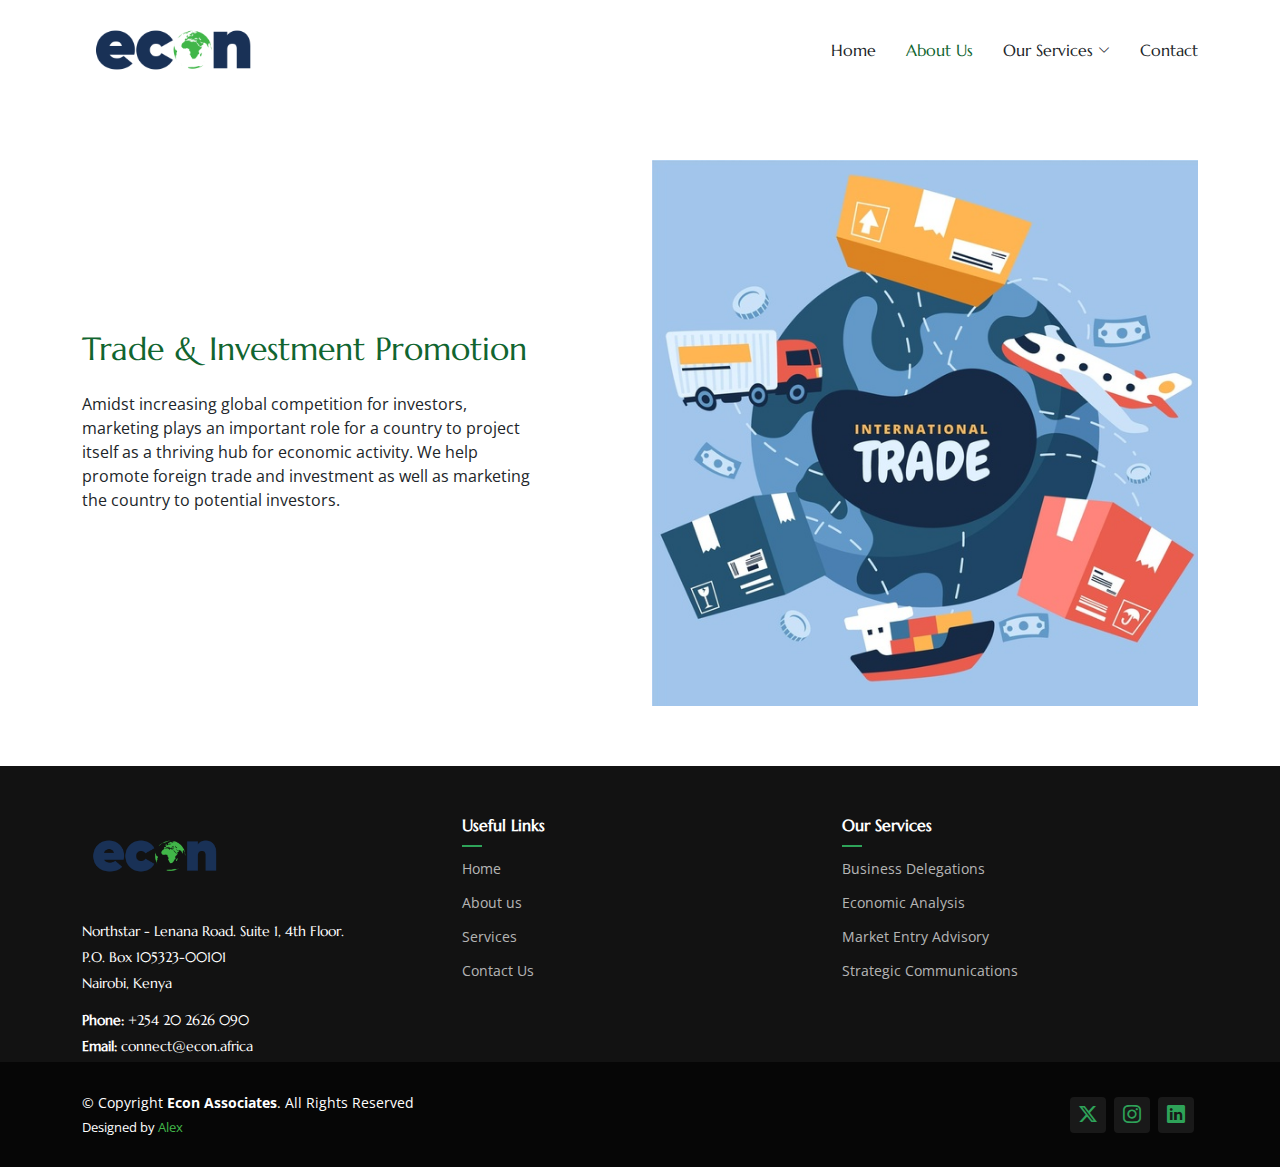
<file: Trade-Investment/index.html>
<!DOCTYPE html>
<html lang="en">

<head>
  <meta charset="utf-8">
  <meta content="width=device-width, initial-scale=1.0" name="viewport">
  <title>Econ Africa</title>
  <meta name="description" content="">
  <meta name="keywords" content="">

  <!-- Favicons -->
  <link href="../assets/img/favicon.png" rel="icon">
  <link href="../assets/img/apple-touch-icon.png" rel="apple-touch-icon">

  <!-- Fonts -->
  <link href="https://fonts.googleapis.com" rel="preconnect">
  <link href="https://fonts.gstatic.com" rel="preconnect" crossorigin>
  <link href="https://fonts.googleapis.com/css2?family=Open+Sans:ital,wght@0,300;0,400;0,500;0,600;0,700;0,800;1,300;1,400;1,500;1,600;1,700;1,800&family=Marcellus:wght@400&display=swap" rel="stylesheet">

  <!-- Vendor CSS Files -->
  <link href="../assets/vendor/bootstrap/css/bootstrap.min.css" rel="stylesheet">
  <link href="../assets/vendor/bootstrap-icons/bootstrap-icons.css" rel="stylesheet">
  <link href="../assets/vendor/aos/aos.css" rel="stylesheet">
  <link href="../assets/vendor/swiper/swiper-bundle.min.css" rel="stylesheet">
  <link href="../assets/vendor/glightbox/css/glightbox.min.css" rel="stylesheet">

  <!-- Main CSS File -->
  <link href="../assets/css/main.css" rel="stylesheet">

  <!-- =======================================================
  * Template Name: AgriCulture
  * Template URL: https://bootstrapmade.com/agriculture-bootstrap-website-template/
  * Updated: Aug 07 2024 with Bootstrap v5.3.3
  * Author: BootstrapMade.com
  * License: https://bootstrapmade.com/license/
  ======================================================== -->
</head>

<body class="about-page">

  <header id="header" class="header d-flex align-items-center position-relative">
    <div class="container-fluid container-xl position-relative d-flex align-items-center justify-content-between">

      <a href="/" class="logo d-flex align-items-center">
        <!-- Uncomment the line below if you also wish to use an image logo -->
        <img src="../assets/img/Econ Logo.png" alt="AgriCulture">
        <!-- <h1 class="sitename">AgriCulture</h1>  -->
      </a>

      <nav id="navmenu" class="navmenu">
        <ul>
          <li><a href="/">Home</a></li>
          <li><a href="../About/" class="active">About Us</a></li>
          <li class="dropdown"><a href="#services"><span>Our Services</span> <i class="bi bi-chevron-down toggle-dropdown"></i></a>
            <ul>
              <li><a href="../Trade-Investment/">Trade & Investment Promotion</a></li>
              <li><a href="../Market-Entry/">Market Entry Advisory</a></li>
              <li><a href="../Economic-Analysis/">Economic Analysis</a></li>
              <li><a href="../Startups/">Supporting Startups Scale</a></li>
              <li><a href="../Strategic-Communications/">Strategic Communications</a></li>
              <li><a href="../Business-Delegations/">Business Delegations Globally</a></li>
              <li><a href="../Market-Leading/">Market Leading Events</a></li>
              <li><a href="../Engaging-Diverse-Stakeholders/">Engaging Diverse Stakeholders</a></li>
            </ul>
          </li>
          <li><a href="../Contact/">Contact</a></li>
        </ul>
        <i class="mobile-nav-toggle d-xl-none bi bi-list"></i>
      </nav>
    </div>
  </header>

  <main class="main">
    <!-- About 3 Section -->
    <section id="about-3" class="about-3 section">

      <div class="container">
        <div class="row gy-4 justify-content-between align-items-center">
          <div class="col-lg-6 order-lg-2 position-relative" data-aos="zoom-out">
            <img src="../assets/img/trade.jfif" alt="Image" class="img-fluid">
            <!--<a href="https://www.youtube.com/watch?v=Y7f98aduVJ8" class="glightbox pulsating-play-btn">-->
              <!--<span class="play"><i class="bi bi-play-fill"></i></span>
            </a>-->
          </div>
          <div class="col-lg-5 order-lg-1" data-aos="fade-up" data-aos-delay="100">
            <h2 class="content-title mb-4">Trade & Investment Promotion</h2>
            <p class="mb-4">
                Amidst increasing global competition for investors, marketing plays an important role for a
                country to project itself as a thriving hub for economic activity. We help promote foreign trade
                and investment as well as marketing the country to potential investors.
            </p>
            <!--<ul class="list-unstyled list-check">
              <li>Lorem ipsum dolor sit amet</li>
              <li>Velit explicabo vitae repellendu</li>
              <li>Repellat aliquam nihil illo</li>
            </ul>-->

            <!--<p><a href="#" class="btn-cta">Get in touch</a></p>-->
          </div>
        </div>
      </div>
    </section><!-- /About 3 Section -->


  </main>

  <footer id="footer" class="footer dark-background">

    <div class="footer-top">
      <div class="container">
        <div class="row gy-4">
          <div class="col-lg-4 col-md-6 footer-about">
            <a href="index.html" class="logo d-flex align-items-center">
              <img src="../assets/img/Econ Logo.png" style="max-height: 80px;" alt="">
            </a>
            <div class="footer-contact">
              <p>Northstar - Lenana Road. Suite 1, 4th Floor.</p>
              <p>P.O. Box 105323-00101</p>
              <p>Nairobi, Kenya</p>
              <p class="mt-3"><strong>Phone:</strong> <span>+254 20 2626 090</span></p>
              <p><strong>Email:</strong> <span>connect@econ.africa</span></p>
            </div>
          </div>

          <div class="col-lg-4 col-md-3 footer-links">
            <h4>Useful Links</h4>
            <ul>
              <li><a href="/">Home</a></li>
              <li><a href="../About/">About us</a></li>
              <li><a href="#services">Services</a></li>
              <li><a href="../Contact/">Contact Us</a></li>
            </ul>
          </div>

          <div class="col-lg-4 col-md-3 footer-links">
            <h4>Our Services</h4>
            <ul>
              <li><a href="../Business-Delegations/">Business Delegations</a></li>
              <!--<li><a href="./Charity-Awards/">Charity Awards</a></li>-->
              <li><a href="../Economic-Analysis/">Economic Analysis</a></li>
              <li><a href="../Market-Entry/">Market Entry Advisory</a></li>
              <li><a href="../Strategic-Communications/">Strategic Communications</a></li>
            </ul>
          </div>

          <!--<div class="col-lg-2 col-md-3 footer-links">
            <h4>Hic solutasetp</h4>
            <ul>
              <li><a href="#">Molestiae accusamus iure</a></li>
              <li><a href="#">Excepturi dignissimos</a></li>
              <li><a href="#">Suscipit distinctio</a></li>
              <li><a href="#">Dilecta</a></li>
              <li><a href="#">Sit quas consectetur</a></li>
            </ul>
          </div>

          <div class="col-lg-2 col-md-3 footer-links">
            <h4>Nobis illum</h4>
            <ul>
              <li><a href="#">Ipsam</a></li>
              <li><a href="#">Laudantium dolorum</a></li>
              <li><a href="#">Dinera</a></li>
              <li><a href="#">Trodelas</a></li>
              <li><a href="#">Flexo</a></li>
            </ul>
          </div>-->

        </div>
      </div>
    </div>

    <div class="copyright text-center">
      <div class="container d-flex flex-column flex-lg-row justify-content-center justify-content-lg-between align-items-center">

        <div class="d-flex flex-column align-items-center align-items-lg-start">
          <div>
            © Copyright <strong><span>Econ Associates</span></strong>. All Rights Reserved
          </div>
          <div class="credits">
            <!-- All the links in the footer should remain intact. -->
            <!-- You can delete the links only if you purchased the pro version. -->
            <!-- Licensing information: https://bootstrapmade.com/license/ -->
            <!-- Purchase the pro version with working PHP/AJAX contact form: https://bootstrapmade.com/herobiz-bootstrap-business-template/ -->
            Designed by <a href="https://alexokeyoportfolio.netlify.app/">Alex</a>
          </div>
        </div>

        <div class="social-links order-first order-lg-last mb-3 mb-lg-0">
          <a href="https://x.com/Econ_Africa"><i class="bi bi-twitter-x"></i></a>
          <!--<a href=""><i class="bi bi-facebook"></i></a>-->
          <a href="https://www.instagram.com/econ.africa/"><i class="bi bi-instagram"></i></a>
          <a href="https://www.linkedin.com/company/econ-associates/"><i class="bi bi-linkedin"></i></a>
        </div>

      </div>
    </div>

  </footer>

  <!-- Scroll Top -->
  <a href="#" id="scroll-top" class="scroll-top d-flex align-items-center justify-content-center"><i class="bi bi-arrow-up-short"></i></a>

  <!-- Preloader -->
  <div id="preloader"></div>

  <!-- Vendor JS Files -->
  <script src="../assets/vendor/bootstrap/js/bootstrap.bundle.min.js"></script>
  <script src="../assets/vendor/php-email-form/validate.js"></script>
  <script src="../assets/vendor/aos/aos.js"></script>
  <script src="../assets/vendor/swiper/swiper-bundle.min.js"></script>
  <script src="../assets/vendor/glightbox/js/glightbox.min.js"></script>

  <!-- Main JS File -->
  <script src="../assets/js/main.js"></script>

</body>

</html>
</file>
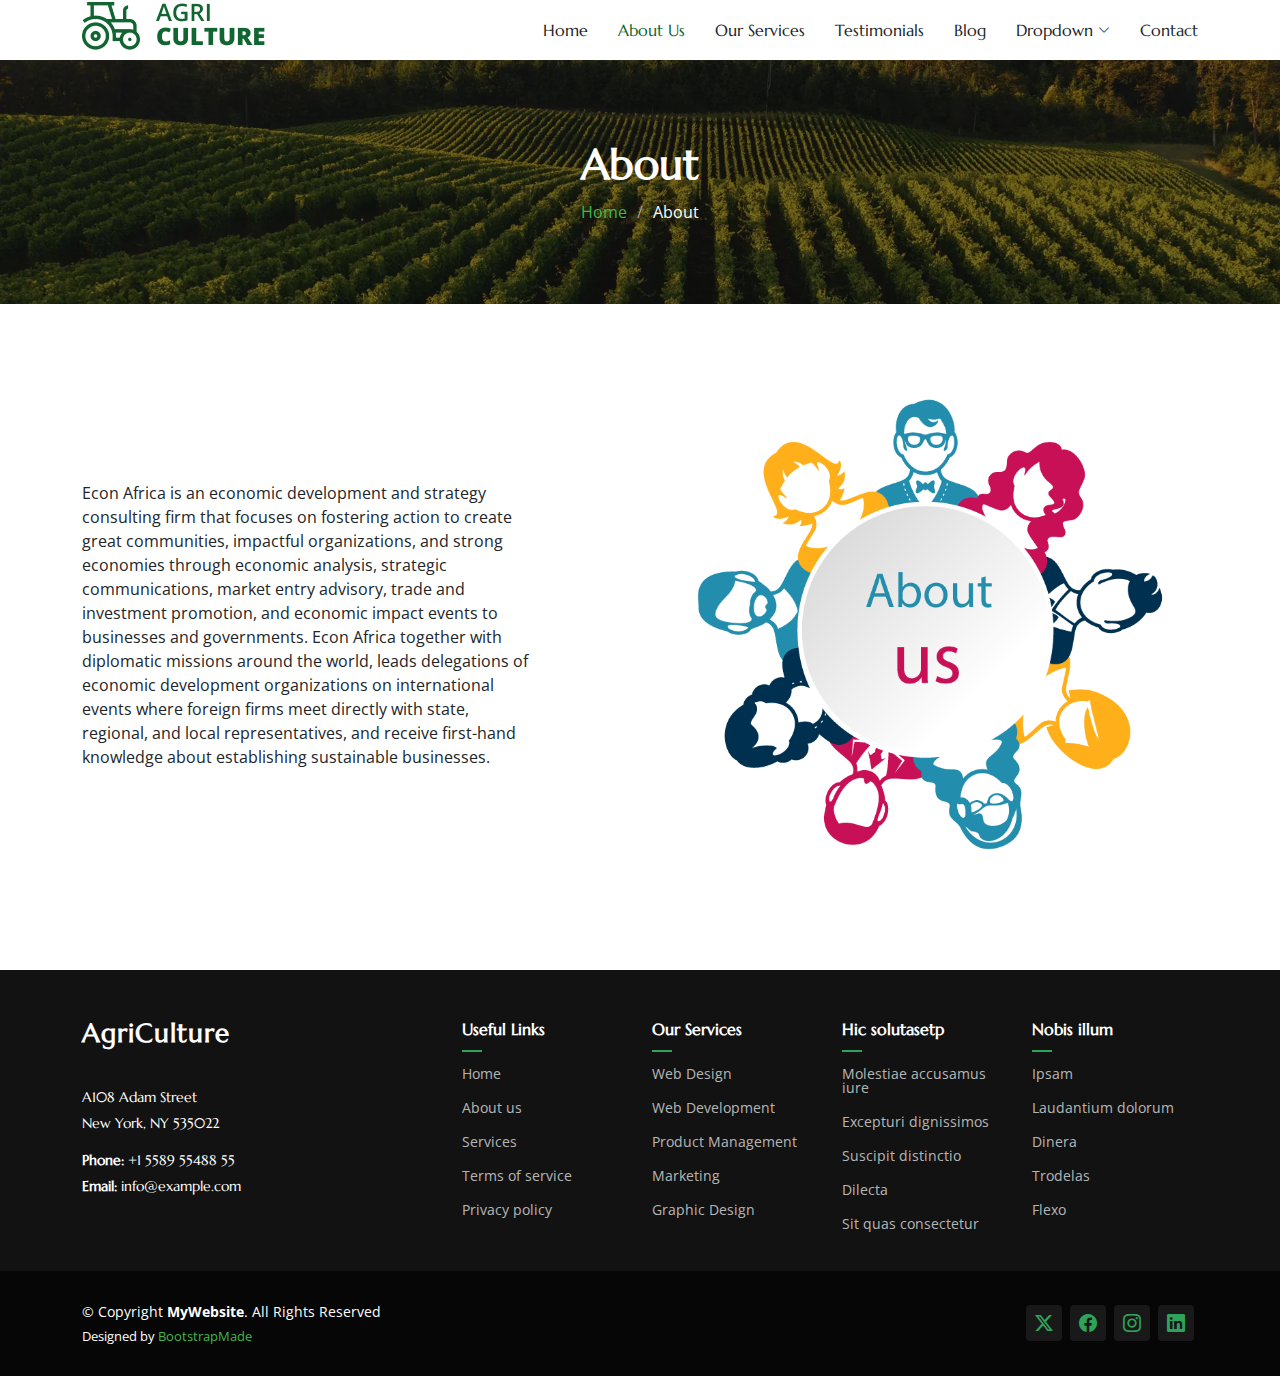
<file: about.html>
<!DOCTYPE html>
<html lang="en">

<head>
  <meta charset="utf-8">
  <meta content="width=device-width, initial-scale=1.0" name="viewport">
  <title>About - AgriCulture Bootstrap Template</title>
  <meta name="description" content="">
  <meta name="keywords" content="">

  <!-- Favicons -->
  <link href="assets/img/favicon.png" rel="icon">
  <link href="assets/img/apple-touch-icon.png" rel="apple-touch-icon">

  <!-- Fonts -->
  <link href="https://fonts.googleapis.com" rel="preconnect">
  <link href="https://fonts.gstatic.com" rel="preconnect" crossorigin>
  <link href="https://fonts.googleapis.com/css2?family=Open+Sans:ital,wght@0,300;0,400;0,500;0,600;0,700;0,800;1,300;1,400;1,500;1,600;1,700;1,800&family=Marcellus:wght@400&display=swap" rel="stylesheet">

  <!-- Vendor CSS Files -->
  <link href="assets/vendor/bootstrap/css/bootstrap.min.css" rel="stylesheet">
  <link href="assets/vendor/bootstrap-icons/bootstrap-icons.css" rel="stylesheet">
  <link href="assets/vendor/aos/aos.css" rel="stylesheet">
  <link href="assets/vendor/swiper/swiper-bundle.min.css" rel="stylesheet">
  <link href="assets/vendor/glightbox/css/glightbox.min.css" rel="stylesheet">

  <!-- Main CSS File -->
  <link href="assets/css/main.css" rel="stylesheet">

  <!-- =======================================================
  * Template Name: AgriCulture
  * Template URL: https://bootstrapmade.com/agriculture-bootstrap-website-template/
  * Updated: Aug 07 2024 with Bootstrap v5.3.3
  * Author: BootstrapMade.com
  * License: https://bootstrapmade.com/license/
  ======================================================== -->
</head>

<body class="about-page">

  <header id="header" class="header d-flex align-items-center position-relative">
    <div class="container-fluid container-xl position-relative d-flex align-items-center justify-content-between">

      <a href="index.html" class="logo d-flex align-items-center">
        <!-- Uncomment the line below if you also wish to use an image logo -->
        <img src="assets/img/logo.png" alt="AgriCulture">
        <!-- <h1 class="sitename">AgriCulture</h1>  -->
      </a>

      <nav id="navmenu" class="navmenu">
        <ul>
          <li><a href="index.html">Home</a></li>
          <li><a href="about.html" class="active">About Us</a></li>
          <li><a href="services.html">Our Services</a></li>
          <li><a href="testimonials.html">Testimonials</a></li>
          <li><a href="blog.html">Blog</a></li>
          <li class="dropdown"><a href="#"><span>Dropdown</span> <i class="bi bi-chevron-down toggle-dropdown"></i></a>
            <ul>
              <li><a href="#">Dropdown 1</a></li>
              <li class="dropdown"><a href="#"><span>Deep Dropdown</span> <i class="bi bi-chevron-down toggle-dropdown"></i></a>
                <ul>
                  <li><a href="#">Deep Dropdown 1</a></li>
                  <li><a href="#">Deep Dropdown 2</a></li>
                  <li><a href="#">Deep Dropdown 3</a></li>
                  <li><a href="#">Deep Dropdown 4</a></li>
                  <li><a href="#">Deep Dropdown 5</a></li>
                </ul>
              </li>
              <li><a href="#">Dropdown 2</a></li>
              <li><a href="#">Dropdown 3</a></li>
              <li><a href="#">Dropdown 4</a></li>
            </ul>
          </li>
          <li><a href="contact.html">Contact</a></li>
        </ul>
        <i class="mobile-nav-toggle d-xl-none bi bi-list"></i>
      </nav>

    </div>
  </header>

  <main class="main">

    <!-- Page Title -->
    <div class="page-title dark-background" data-aos="fade" style="background-image: url(assets/img/page-title-bg.webp);">
      <div class="container position-relative">
        <h1>About</h1>
        <!--<p>Esse dolorum voluptatum ullam est sint nemo et est ipsa porro placeat quibusdam quia assumenda numquam molestias.</p>-->
        <nav class="breadcrumbs">
          <ol>
            <li><a href="index.html">Home</a></li>
            <li class="current">About</li>
          </ol>
        </nav>
      </div>
    </div><!-- End Page Title -->

    <!-- About 3 Section -->
    <section id="about-3" class="about-3 section">

      <div class="container">
        <div class="row gy-4 justify-content-between align-items-center">
          <div class="col-lg-6 order-lg-2 position-relative" data-aos="zoom-out">
            <img src="assets/img/about.png" alt="Image" class="img-fluid">
            <!--<a href="https://www.youtube.com/watch?v=Y7f98aduVJ8" class="glightbox pulsating-play-btn">
              <span class="play"><i class="bi bi-play-fill"></i></span>
            </a>-->
          </div>
          <div class="col-lg-5 order-lg-1" data-aos="fade-up" data-aos-delay="100">
            <!--<h2 class="content-title mb-4">Plants Make Life Better</h2>-->
            <p class="mb-4">
              Econ Africa is an economic development and strategy consulting firm that focuses on fostering
              action to create great communities, impactful organizations, and strong economies through
              economic analysis, strategic communications, market entry advisory, trade and investment
              promotion, and economic impact events to businesses and governments.
              Econ Africa together with diplomatic missions around the world, leads delegations of economic
              development organizations on international events where foreign firms meet directly with state,
              regional, and local representatives, and receive first-hand knowledge about establishing
              sustainable businesses.
            </p>
            <!--<ul class="list-unstyled list-check">
              <li>Lorem ipsum dolor sit amet</li>
              <li>Velit explicabo vitae repellendu</li>
              <li>Repellat aliquam nihil illo</li>
            </ul>-->

            <!--<p><a href="#" class="btn-cta">Get in touch</a></p>-->
          </div>
        </div>
      </div>
    </section><!-- /About 3 Section -->

    <!-- Team Section -->
    <!--<section class="team-15 team section" id="team">
      <!-- Section Title --
      <div class="container section-title" data-aos="fade-up">
        <h2>Team</h2>
        <p>Necessitatibus eius consequatur</p>
      </div><!-- End Section Title --

      <div class="content">
        <div class="container">

          <div class="row">
            <div class="col-lg-3 col-md-6 mb-4">
              <div class="person">
                <figure>
                  <img src="assets/img/team/team-1.jpg" alt="Image" class="img-fluid">
                  <div class="social">
                    <a href="#"><span class="bi bi-facebook"></span></a>
                    <a href="#"><span class="bi bi-twitter-x"></span></a>
                    <a href="#"><span class="bi bi-linkedin"></span></a>
                  </div>
                </figure>
                <div class="person-contents">
                  <h3>Joshua Stefan</h3>
                  <span class="position">Farmer</span>
                </div>
              </div>
            </div>

            <div class="col-lg-3 col-md-6 mb-4">
              <div class="person">
                <figure>
                  <img src="assets/img/team/team-2.jpg" alt="Image" class="img-fluid">
                  <div class="social">
                    <a href="#"><span class="bi bi-facebook"></span></a>
                    <a href="#"><span class="bi bi-twitter-x"></span></a>
                    <a href="#"><span class="bi bi-linkedin"></span></a>
                  </div>
                </figure>
                <div class="person-contents">
                  <h3>Sheena Anderson</h3>
                  <span class="position">Marketing</span>
                </div>
              </div>
            </div>

            <div class="col-lg-3 col-md-6 mb-4">
              <div class="person">
                <figure>
                  <img src="assets/img/team/team-3.jpg" alt="Image" class="img-fluid">
                  <div class="social">
                    <a href="#"><span class="bi bi-facebook"></span></a>
                    <a href="#"><span class="bi bi-twitter-x"></span></a>
                    <a href="#"><span class="bi bi-linkedin"></span></a>
                  </div>
                </figure>
                <div class="person-contents">
                  <h3>Evan Smith</h3>
                  <span class="position">Content</span>
                </div>
              </div>
            </div>

            <div class="col-lg-3 col-md-6 mb-4">
              <div class="person">
                <figure>
                  <img src="assets/img/team/team-4.jpg" alt="Image" class="img-fluid">
                  <div class="social">
                    <a href="#"><span class="bi bi-facebook"></span></a>
                    <a href="#"><span class="bi bi-twitter-x"></span></a>
                    <a href="#"><span class="bi bi-linkedin"></span></a>
                  </div>
                </figure>
                <div class="person-contents">
                  <h3>Kaylie Jones</h3>
                  <span class="position">Accountant</span>
                </div>
              </div>
            </div>

          </div>
        </div>
      </div>

    </section><!-- /Team Section -->

    <!-- Services Section --
    <section id="services" class="services section">

      <!-- Section Title --
      <div class="container section-title" data-aos="fade-up">
        <h2>SERVICES</h2>
        <p>Providing Fresh Produce Every Single Day</p>
      </div><!-- End Section Title --
      <div class="content">
        <div class="container">
          <div class="row g-0">
            <div class="col-lg-3 col-md-6">
              <div class="service-item">
                <span class="number">01</span>
                <div class="service-item-icon">
                  <svg xmlns="http://www.w3.org/2000/svg" version="1.1" xmlns:xlink="http://www.w3.org/1999/xlink" width="80" height="80" x="0" y="0" viewBox="0 0 509.435 509.435" style="enable-background: new 0 0 512 512" xml:space="preserve" class="">
                    <g>
                      <path d="M7.506 347.639c.994 0 2.005-.199 2.976-.619l62.037-26.857a7.5 7.5 0 0 0 3.903-9.862 7.5 7.5 0 0 0-9.862-3.903L4.523 333.255a7.501 7.501 0 0 0 2.983 14.384zM500.883 283.197c-10.953-10.952-28.175-11.423-39.689-1.267l-10.034-13.307c-19.783-26.239-46.1-46.623-76.103-58.948a7.5 7.5 0 0 0-5.699 13.875c11.136 4.575 21.708 10.382 31.567 17.249h-22.621c-4.143 0-7.5 3.358-7.5 7.5s3.357 7.5 7.5 7.5h41.188a169.382 169.382 0 0 1 19.691 21.855l11.048 14.652-71.171 67.597h-19.48a35.772 35.772 0 0 0 6.775-20.976c0-19.837-16.139-35.975-35.976-35.975h-75.023l-48.33-15.005a160.871 160.871 0 0 0-37.992-6.934l2.533-3.359a169.852 169.852 0 0 1 19.67-21.855h27.398c4.143 0 7.5-3.358 7.5-7.5s-3.357-7.5-7.5-7.5h-8.848a165.125 165.125 0 0 1 38.01-19.73c28.992-10.532 60.376-12.89 90.754-6.821a7.498 7.498 0 0 0 8.824-5.885 7.5 7.5 0 0 0-5.885-8.824 184.517 184.517 0 0 0-28.616-3.4v-83.727h64.189c43.49 0 78.872-35.382 78.872-78.872V22.488c0-8.712-7.088-15.801-15.801-15.801h-51.729c-4.143 0-7.5 3.358-7.5 7.5s3.357 7.5 7.5 7.5h51.729c.441 0 .801.359.801.801v11.051c0 35.219-28.653 63.872-63.872 63.872h-64.189V85.559c0-28.082 18.793-53.262 45.701-61.234a7.5 7.5 0 1 0-4.261-14.382c-15.972 4.732-30.338 14.681-40.451 28.015-10.46 13.79-15.988 30.25-15.988 47.601v16.416c-9.59-9.839-22.97-15.965-37.762-15.965h-43.432c-6.193 0-11.232 5.039-11.232 11.232v23.629c0 29.093 23.669 52.762 52.763 52.762h39.663v22.475a183.375 183.375 0 0 0-55.199 10.86c-32.974 11.978-61.705 33.297-83.085 61.653l-9.313 12.351a161.07 161.07 0 0 0-54.289 12.692 7.5 7.5 0 0 0-3.949 9.844 7.498 7.498 0 0 0 9.844 3.949c31.858-13.616 67.62-15.458 100.696-5.188l49.416 15.343c.72.224 1.47.337 2.224.337h76.161c11.566 0 20.976 9.409 20.976 20.975s-9.409 20.976-20.976 20.976h-71.803c-4.143 0-7.5 3.358-7.5 7.5s3.357 7.5 7.5 7.5h123.477a7.5 7.5 0 0 0 5.165-2.062l83.48-79.289c5.56-5.279 14.158-5.167 19.577.252a13.957 13.957 0 0 1 .853 18.9l-80.942 97.046a37.161 37.161 0 0 1-21.112 12.581L259.57 448.474c-20.377 4.113-41.89 1.365-60.575-7.739l-53.332-25.982a7.507 7.507 0 0 0-6.884.162L3.903 488.665a7.5 7.5 0 0 0 7.197 13.161l131.475-71.888 49.849 24.285c21.631 10.538 46.53 13.72 70.114 8.957l129.506-26.146a52.209 52.209 0 0 0 29.663-17.677l80.942-97.046c9.682-11.61 8.923-28.426-1.766-39.114zM258.212 158.634c-20.822 0-37.763-16.94-37.763-37.762V101.01h39.664c20.822 0 37.762 16.94 37.762 37.762v19.861h-39.663z" fill="currentColor" opacity="1" data-original="currentColor"></path>
                      <path d="M319.171 240.778a7.5 7.5 0 0 0-7.5-7.5h-9.43c-4.143 0-7.5 3.358-7.5 7.5s3.357 7.5 7.5 7.5h9.43a7.5 7.5 0 0 0 7.5-7.5zM272.068 264.08c-4.143 0-7.5 3.358-7.5 7.5s3.357 7.5 7.5 7.5h34.888c4.143 0 7.5-3.358 7.5-7.5s-3.357-7.5-7.5-7.5zM400.305 307.996c4.143 0 7.5-3.358 7.5-7.5s-3.357-7.5-7.5-7.5h-8.172c-4.143 0-7.5 3.358-7.5 7.5s3.357 7.5 7.5 7.5z" fill="currentColor" opacity="1" data-original="currentColor"></path>
                    </g>
                  </svg>
                </div>
                <div class="service-item-content">
                  <h3 class="service-heading">Planting</h3>
                  <p>
                    Gravida sodales condimentum pellen tesq accumsan orci quam
                    sagittis sapie
                  </p>
                </div>
              </div>
            </div>
            <div class="col-lg-3 col-md-6">
              <div class="service-item">
                <span class="number">02</span>
                <div class="service-item-icon">
                  <svg xmlns="http://www.w3.org/2000/svg" version="1.1" xmlns:xlink="http://www.w3.org/1999/xlink" width="80" height="80" x="0" y="0" viewBox="0 0 514.314 514.314" style="enable-background: new 0 0 512 512" xml:space="preserve" class="">
                    <g>
                      <path d="M434.176 51.297h72.639c4.143 0 7.5-3.358 7.5-7.5s-3.357-7.5-7.5-7.5h-72.639c-4.143 0-7.5 3.358-7.5 7.5s3.357 7.5 7.5 7.5zM117.994 54.791h30.852c5.47 6.605 13.729 10.82 22.955 10.82h42.865l35.886 35.886c8.246 8.246 19.209 12.787 30.869 12.787h8.32c4.143 0 7.5-3.358 7.5-7.5s-3.357-7.5-7.5-7.5h-8.32c-7.654 0-14.85-2.981-20.262-8.393l-38.083-38.083a7.5 7.5 0 0 0-5.304-2.197H171.8c-8.159 0-14.797-6.638-14.797-14.797s6.638-14.797 14.797-14.797h123.757a66.756 66.756 0 0 1 35.416 10.157l30.374 18.983a7.497 7.497 0 0 0 3.975 1.14h36.891c4.143 0 7.5-3.358 7.5-7.5s-3.357-7.5-7.5-7.5h-34.739l-28.551-17.843a81.742 81.742 0 0 0-43.365-12.437H171.801c-16.43 0-29.797 13.367-29.797 29.798 0 1.349.099 2.675.273 3.977h-24.283a7.5 7.5 0 1 0 0 14.999zM30.38 144.476h20.344a29.724 29.724 0 0 0-4.003 14.921c0 14.399 10.225 26.453 23.795 29.288a29.746 29.746 0 0 0-4.371 15.555c0 16.499 13.423 29.921 29.921 29.921h131.637a7.5 7.5 0 0 0 7.498-7.688 7.5 7.5 0 0 0-8.307-7.311H96.065c-8.228 0-14.921-6.694-14.921-14.921s6.693-14.921 14.921-14.921H163.9c4.143 0 7.5-3.358 7.5-7.5s-3.357-7.5-7.5-7.5H76.643c-8.228 0-14.922-6.694-14.922-14.921s6.694-14.921 14.922-14.921H163.9c4.143 0 7.5-3.358 7.5-7.5s-3.357-7.5-7.5-7.5H30.38c-8.228 0-14.921-6.694-14.921-14.921s6.693-14.921 14.921-14.921H163.9c4.143 0 7.5-3.358 7.5-7.5s-3.357-7.5-7.5-7.5H62.547c-8.228 0-14.921-6.694-14.921-14.921s6.693-14.921 14.921-14.921h23.485c4.143 0 7.5-3.358 7.5-7.5s-3.357-7.5-7.5-7.5H62.547c-16.498 0-29.921 13.423-29.921 29.921a29.719 29.719 0 0 0 4.003 14.921H30.38C13.882 84.636.459 98.059.459 114.557s13.423 29.919 29.921 29.919zM506.814 196.74H389.248a7.497 7.497 0 0 0-4.629 1.599l-5.613 4.403c-13.495 10.588-30.375 16.42-47.529 16.42h-12.272a7.5 7.5 0 0 0-8.309 7.5 7.5 7.5 0 0 0 7.5 7.5h13.081c20.496 0 40.664-6.967 56.788-19.618l3.574-2.804h114.976a7.5 7.5 0 1 0-.001-15z" fill="currentColor" opacity="1" data-original="currentColor" class=""></path>
                      <path d="M192.215 150.164c0 15.372 12.506 27.878 27.878 27.878s27.879-12.506 27.879-27.878-12.507-27.878-27.879-27.878-27.878 12.506-27.878 27.878zm40.757 0c0 7.101-5.777 12.878-12.879 12.878-7.101 0-12.878-5.777-12.878-12.878s5.777-12.878 12.878-12.878c7.101-.001 12.879 5.777 12.879 12.878zM273.049 203.771c-12.599 0-22.848 10.25-22.848 22.848s10.249 22.847 22.848 22.847 22.848-10.249 22.848-22.847-10.25-22.848-22.848-22.848zm0 30.695c-4.327 0-7.848-3.52-7.848-7.847s3.521-7.848 7.848-7.848 7.848 3.521 7.848 7.848-3.521 7.847-7.848 7.847zM474.178 493.298h-9.202l-73.199-62.323c-3.155-2.686-7.888-2.305-10.573.849s-2.305 7.887.849 10.572l59.785 50.902H43.105l108.164-92.092a77.855 77.855 0 0 1 50.423-18.558h81.558a77.851 77.851 0 0 1 50.423 18.558l24.029 20.458a7.498 7.498 0 0 0 10.573-.849 7.5 7.5 0 0 0-.849-10.572l-24.029-20.458a92.867 92.867 0 0 0-60.147-22.137h-51.158v-26.806h15.44c24.205 0 43.896-19.692 43.896-43.897v-8.808c0-6.785-5.52-12.305-12.305-12.305h-18.135c-19.99 0-36.891 13.437-42.174 31.749-5.716-4.945-13.156-7.947-21.29-7.947h-15.061c-6.942 0-12.591 5.648-12.591 12.592v7.399c0 17.97 14.619 32.589 32.589 32.589h14.629v15.433h-15.399a92.867 92.867 0 0 0-60.147 22.137L19.967 493.298H7.5c-4.143 0-7.5 3.358-7.5 7.5s3.357 7.5 7.5 7.5h466.678a7.5 7.5 0 0 0 0-15zM232.092 319.73c0-15.934 12.963-28.897 28.897-28.897h15.439v6.112c0 15.934-12.963 28.897-28.896 28.897h-15.44zm-16.978 17.485h-12.651c-9.698 0-17.589-7.89-17.589-17.589v-4.991h12.651c9.698 0 17.589 7.89 17.589 17.589z" fill="currentColor" opacity="1" data-original="currentColor" class=""></path>
                      <path d="M178.358 429.065c0 13.218 10.754 23.972 23.972 23.972s23.972-10.753 23.972-23.972-10.754-23.972-23.972-23.972-23.972 10.753-23.972 23.972zm32.944 0c0 4.947-4.024 8.972-8.972 8.972s-8.972-4.025-8.972-8.972 4.024-8.972 8.972-8.972 8.972 4.024 8.972 8.972zM252.23 445.536c0 15.706 12.777 28.484 28.483 28.484s28.484-12.778 28.484-28.484-12.778-28.484-28.484-28.484-28.483 12.778-28.483 28.484zm41.968 0c0 7.435-6.049 13.484-13.484 13.484s-13.483-6.049-13.483-13.484 6.049-13.484 13.483-13.484c7.435 0 13.484 6.049 13.484 13.484z" fill="currentColor" opacity="1" data-original="currentColor" class=""></path>
                    </g>
                  </svg>
                </div>
                <div class="service-item-content">
                  <h3 class="service-heading">Mulching</h3>
                  <p>
                    Gravida sodales condimentum pellen tesq accumsan orci quam
                    sagittis sapie
                  </p>
                </div>
              </div>
            </div>
            <div class="col-lg-3 col-md-6">
              <div class="service-item">
                <span class="number">03</span>
                <div class="service-item-icon">
                  <svg xmlns="http://www.w3.org/2000/svg" version="1.1" xmlns:xlink="http://www.w3.org/1999/xlink" width="80" height="80" x="0" y="0" viewBox="0 0 516.53 516.53" style="enable-background: new 0 0 512 512" xml:space="preserve" class="">
                    <g>
                      <path d="M504.085 341.447a113.617 113.617 0 0 0-11.524-27.805c3.866-6.212 3.104-14.506-2.288-19.897l-5.804-5.804v-67.388c0-10.907-8.398-19.878-19.066-20.817V73.099h4.012c8.301 0 15.054-6.753 15.054-15.054V37.599c0-8.301-6.753-15.054-15.054-15.054h-23.242a7.5 7.5 0 0 0 0 15l23.296.054-.054 20.5-241.554-.054.054-20.5H414.21a7.5 7.5 0 0 0 0-15H227.916c-8.301 0-15.054 6.753-15.054 15.054v20.446c0 8.301 6.753 15.054 15.054 15.054h14.719L231.27 201.13c-5.215 2.077-9.463 6.215-11.642 11.675l-14.014 35.128h-27.323l-24.417-28.857a16.73 16.73 0 0 0-12.795-5.936H99.071c-9.242 0-16.761 7.519-16.761 16.761v18.66a44.759 44.759 0 0 0-35.97 33.278L24.937 367.09C9.676 380.359 0 399.894 0 421.658c0 39.881 32.446 72.327 72.328 72.327 37.349 0 68.174-28.457 71.938-64.827h25.905v12.546c0 8.282 6.738 15.02 15.02 15.02h64.364c8.282 0 15.02-6.738 15.02-15.02v-12.546h29.374c-3.278 6.098-2.356 13.875 2.785 19.016l19.555 19.554a16 16 0 0 0 11.388 4.718c3.045 0 5.961-.839 8.506-2.431a113.556 113.556 0 0 0 27.808 11.525c1.662 7.123 8.064 12.445 15.686 12.445h27.655c7.602 0 13.99-5.293 15.672-12.441a113.582 113.582 0 0 0 27.814-11.525 15.986 15.986 0 0 0 8.514 2.427c4.302 0 8.346-1.675 11.388-4.717l19.555-19.555c5.396-5.396 6.156-13.7 2.29-19.901a113.607 113.607 0 0 0 11.522-27.801c7.123-1.662 12.445-8.064 12.445-15.686v-27.655c-.002-7.621-5.324-14.023-12.447-15.684zm-53.681-141.805h-15.681V73.099h15.681zM419.723 73.099v126.543h-142.46l11.233-126.543zm-146.286 0-11.233 126.543h-15.743l11.234-126.543zM99.071 228.14h42.008c.519 0 1.008.227 1.344.624l16.219 19.169H97.311v-18.032c0-.971.79-1.761 1.76-1.761zm-51.11 108.845h167.157c12.315 0 22.334-10.019 22.334-22.334v-16.152c0-12.315-10.019-22.334-22.334-22.334h-77.364a7.5 7.5 0 0 0 0 15h77.364c4.044 0 7.334 3.29 7.334 7.334v16.152c0 4.044-3.29 7.334-7.334 7.334H51.727l7.738-30.821h46.327a7.5 7.5 0 0 0 0-15h-40.76a29.774 29.774 0 0 1 24.779-13.231h120.886a7.5 7.5 0 0 0 6.966-4.721l15.897-39.849a5.883 5.883 0 0 1 5.49-3.721h224.51a5.916 5.916 0 0 1 5.91 5.91v52.522c-5.348-4.343-12.853-4.747-18.636-1.165a113.598 113.598 0 0 0-27.818-11.532c-1.662-7.123-8.063-12.445-15.685-12.445h-27.655c-7.602 0-13.99 5.294-15.672 12.441a113.583 113.583 0 0 0-27.818 11.527c-6.213-3.868-14.506-3.104-19.897 2.288l-19.555 19.555c-5.375 5.375-6.149 13.637-2.28 19.884a113.572 113.572 0 0 0-11.531 27.818c-7.123 1.662-12.445 8.063-12.445 15.685v27.655c0 7.602 5.293 13.99 12.441 15.672 1.242 4.67 2.784 9.24 4.603 13.699h-24.12c-2.277-5.402-7.626-9.204-13.847-9.204h-64.364c-6.221 0-11.569 3.802-13.847 9.204h-27.078c-3.764-36.371-34.589-64.828-71.938-64.828a71.896 71.896 0 0 0-28.994 6.086zm24.367 142c-31.61 0-57.328-25.717-57.328-57.327s25.717-57.328 57.328-57.328 57.327 25.717 57.327 57.328-25.717 57.327-57.327 57.327zm177.24-37.262h-.013l-64.384-.02.02-21.75 64.384.02zm251.962-56.937c0 .609-.496 1.105-1.189 1.105-4.816 0-8.956 3.287-10.065 7.992a98.695 98.695 0 0 1-12.139 29.288c-2.543 4.113-1.939 9.365 1.447 12.75l.084.084a1.105 1.105 0 0 1 0 1.562l-19.555 19.555a1.085 1.085 0 0 1-.781.323c-.208 0-.514-.056-.761-.303a3.326 3.326 0 0 0-.084-.084c-3.406-3.407-8.658-4.01-12.77-1.467a98.657 98.657 0 0 1-29.288 12.138c-4.706 1.11-7.992 5.25-7.992 10.15 0 .609-.496 1.105-1.104 1.105h-27.655c-.609 0-1.105-.496-1.105-1.189 0-4.816-3.287-8.956-7.992-10.066a98.69 98.69 0 0 1-29.287-12.137 10.35 10.35 0 0 0-5.455-1.561c-2.68 0-5.338 1.049-7.38 3.091a1.085 1.085 0 0 1-.781.323c-.208 0-.513-.056-.781-.324l-19.555-19.555c-.431-.431-.431-1.132.064-1.627 3.406-3.406 4.009-8.657 1.466-12.77a98.66 98.66 0 0 1-12.138-29.287c-1.11-4.706-5.25-7.992-10.15-7.992a1.107 1.107 0 0 1-1.105-1.105V357.13c0-.609.496-1.104 1.189-1.104 4.816 0 8.956-3.287 10.066-7.992a98.661 98.661 0 0 1 12.138-29.288c2.542-4.112 1.939-9.364-1.531-12.833a1.106 1.106 0 0 1 0-1.563l19.555-19.555c.431-.431 1.132-.431 1.626.064 3.407 3.408 8.658 4.011 12.77 1.467a98.666 98.666 0 0 1 29.288-12.138c4.706-1.11 7.992-5.25 7.992-10.15 0-.609.496-1.105 1.105-1.105h27.655c.609 0 1.104.496 1.104 1.189 0 4.816 3.287 8.956 7.992 10.066a98.664 98.664 0 0 1 29.288 12.139c4.113 2.543 9.365 1.939 12.833-1.531a1.107 1.107 0 0 1 1.563 0l19.555 19.555c.431.431.431 1.132-.062 1.625-3.408 3.406-4.012 8.658-1.468 12.771a98.666 98.666 0 0 1 12.138 29.288c1.11 4.706 5.25 7.992 10.066 7.992h.084c.609 0 1.105.496 1.105 1.104z" fill="currentColor" opacity="1" data-original="currentColor" class=""></path>
                      <path d="M454.895 335.721a7.5 7.5 0 0 0-3.834 9.889 62.412 62.412 0 0 1 5.335 25.349c0 34.678-28.213 62.891-62.891 62.891s-62.891-28.213-62.891-62.891c0-34.679 28.213-62.892 62.891-62.892a62.934 62.934 0 0 1 40.397 14.703 7.5 7.5 0 0 0 10.566-.923 7.5 7.5 0 0 0-.923-10.566 77.96 77.96 0 0 0-50.041-18.213c-42.949 0-77.891 34.942-77.891 77.892 0 42.949 34.942 77.891 77.891 77.891s77.891-34.942 77.891-77.891c0-10.895-2.224-21.46-6.611-31.403a7.5 7.5 0 0 0-9.889-3.836zM72.328 381.807c-21.974 0-39.851 17.877-39.851 39.851s17.877 39.851 39.851 39.851 39.851-17.877 39.851-39.851-17.878-39.851-39.851-39.851zm0 64.702c-13.703 0-24.851-11.148-24.851-24.851s11.148-24.851 24.851-24.851 24.851 11.148 24.851 24.851-11.149 24.851-24.851 24.851z" fill="currentColor" opacity="1" data-original="currentColor" class=""></path>
                      <path d="M393.504 328.829c-23.23 0-42.13 18.899-42.13 42.13 0 23.23 18.899 42.129 42.13 42.129s42.13-18.899 42.13-42.129-18.9-42.13-42.13-42.13zm0 69.26c-14.959 0-27.13-12.17-27.13-27.129s12.17-27.13 27.13-27.13 27.13 12.17 27.13 27.13c0 14.958-12.171 27.129-27.13 27.129zM249.861 265.585a7.487 7.487 0 0 0 2.663.491 7.503 7.503 0 0 0 7.013-4.838l9.438-24.841a7.5 7.5 0 0 0-14.022-5.328l-9.438 24.841a7.499 7.499 0 0 0 4.346 9.675zM285.384 265.585a7.487 7.487 0 0 0 2.663.491 7.502 7.502 0 0 0 7.012-4.838l9.439-24.841a7.5 7.5 0 0 0-4.347-9.675 7.5 7.5 0 0 0-9.675 4.347l-9.439 24.841a7.5 7.5 0 0 0 4.347 9.675z" fill="currentColor" opacity="1" data-original="currentColor" class=""></path>
                    </g>
                  </svg>
                </div>
                <div class="service-item-content">
                  <h3 class="service-heading">Plowing</h3>
                  <p>
                    Gravida sodales condimentum pellen tesq accumsan orci quam
                    sagittis sapie
                  </p>
                </div>
              </div>
            </div>
            <div class="col-lg-3 col-md-6">
              <div class="service-item">
                <span class="number">04</span>
                <div class="service-item-icon">
                  <svg xmlns="http://www.w3.org/2000/svg" version="1.1" xmlns:xlink="http://www.w3.org/1999/xlink" width="80" height="80" x="0" y="0" viewBox="0 0 509.389 509.389" style="enable-background: new 0 0 512 512" xml:space="preserve" class="">
                    <g>
                      <path d="M495.69 14.267A46.636 46.636 0 0 0 458.364.766a46.637 46.637 0 0 0-34.257 20.05l-24.614 35.749a309.594 309.594 0 0 1-37.289 44.521 7.5 7.5 0 0 0 10.544 10.668 324.596 324.596 0 0 0 39.1-46.684l24.614-35.749a31.674 31.674 0 0 1 23.268-13.618 31.66 31.66 0 0 1 25.354 9.17 31.681 31.681 0 0 1 9.171 25.355 31.679 31.679 0 0 1-13.618 23.267l-35.75 24.615a324.066 324.066 0 0 0-59.859 53.246l-22.502 25.667a5.412 5.412 0 0 1-3.933 1.86c-1.518.071-2.966-.518-4.047-1.599l-21.873-21.872c-1.081-1.082-1.649-2.52-1.599-4.048s.711-2.925 1.86-3.933l15.802-13.854a7.5 7.5 0 0 0-9.889-11.279l-15.802 13.854a20.546 20.546 0 0 0-6.964 14.719 20.37 20.37 0 0 0 .64 5.69l-35.241 35.241c-7.726-5.323-17.119-7.656-26.65-6.449-8.734 1.104-16.614 5.058-22.612 11.157l-37.903-37.903a28.552 28.552 0 0 0-22.3-8.292 28.547 28.547 0 0 0-20.847 11.457c-23.749 31.972-43.447 60.009-60.222 85.713a7.5 7.5 0 0 0 6.275 11.6 7.495 7.495 0 0 0 6.288-3.402c16.606-25.447 36.135-53.239 59.7-84.966a13.562 13.562 0 0 1 9.903-5.441 13.585 13.585 0 0 1 10.595 3.939l39.789 39.789-63.489 107.398c-5.606 9.484-4.179 21.121 3.554 28.957 4.724 4.785 10.89 7.271 17.211 7.271 4.233-.001 8.536-1.115 12.519-3.399l40.792-24.114a7.499 7.499 0 1 0-7.632-12.912l-40.706 24.064c-4.745 2.723-9.055 1.038-11.506-1.446-1.129-1.144-4.561-5.302-1.318-10.787L239.37 211.63c3.736-6.32 10.058-10.474 17.342-11.395 7.292-.918 14.44 1.529 19.633 6.722l25.938 25.938c5.187 5.186 7.654 12.36 6.771 19.686-.878 7.28-4.911 13.598-10.99 17.288l-44.019 26.021a7.5 7.5 0 0 0 7.632 12.912l38.725-22.893 40.397 40.396a13.558 13.558 0 0 1 3.938 10.564 13.606 13.606 0 0 1-5.428 9.926c-54.818 40.993-97.27 69.301-137.646 91.785-50.099 27.898-95.647 45.713-139.25 54.462-13.202 2.648-26.235-1.337-35.759-10.935a40.033 40.033 0 0 1-10.799-36.472c10.129-48.517 33.232-101.845 70.63-163.033a7.501 7.501 0 0 0-12.799-7.823c-38.309 62.679-62.028 117.563-72.515 167.79-3.796 18.186 1.75 36.916 14.835 50.103 10.368 10.45 24.27 16.146 38.625 16.145 3.564 0 7.159-.352 10.732-1.068 45.149-9.06 92.12-27.398 143.597-56.063 40.984-22.823 83.956-51.469 139.331-92.878a28.597 28.597 0 0 0 11.407-20.864 28.554 28.554 0 0 0-8.292-22.245l-38.525-38.525c6.079-6.031 10.002-13.987 11.063-22.799 1.106-9.18-1.037-18.215-5.937-25.753l35.39-35.39a20.4 20.4 0 0 0 5.022.654 20.546 20.546 0 0 0 15.384-6.975l22.502-25.667a309.032 309.032 0 0 1 57.086-50.779l35.749-24.614a46.635 46.635 0 0 0 20.05-34.256 46.63 46.63 0 0 0-13.5-37.328zM340.732 184.685l-32.723 32.723-15.459-15.459 32.723-32.723z" fill="currentColor" opacity="1" data-original="currentColor"></path>
                    </g>
                  </svg>
                </div>
                <div class="service-item-content">
                  <h3 class="service-heading">Mowing</h3>
                  <p>
                    Gravida sodales condimentum pellen tesq accumsan orci quam
                    sagittis sapie
                  </p>
                </div>
              </div>
            </div>

            <div class="col-lg-3 col-md-6">
              <div class="service-item">
                <span class="number">05</span>
                <div class="service-item-icon">
                  <svg xmlns="http://www.w3.org/2000/svg" version="1.1" xmlns:xlink="http://www.w3.org/1999/xlink" width="80" height="80" x="0" y="0" viewBox="0 0 513.089 513.089" style="enable-background: new 0 0 512 512" xml:space="preserve" class="">
                    <g>
                      <path d="M194.209 386.877a7.497 7.497 0 0 0-9.15 5.363 75.07 75.07 0 0 0-2.428 18.947c0 13.789 3.615 27 10.454 38.204a7.494 7.494 0 0 0 10.308 2.495 7.5 7.5 0 0 0 2.494-10.309c-5.401-8.851-8.257-19.359-8.257-30.39a60.09 60.09 0 0 1 1.941-15.16 7.497 7.497 0 0 0-5.362-9.15z" fill="currentColor" opacity="1" data-original="currentColor"></path>
                      <path d="M382.56 0h-27.319c-12.654 0-25.236 3.119-36.386 9.021a7.5 7.5 0 0 0 7.018 13.258c9.124-4.83 19.005-7.278 29.368-7.278h27.222v12.022c0 34.679-28.213 62.892-62.892 62.892h-27.222V77.893c0-13.309 4.12-26.038 11.914-36.811a7.5 7.5 0 0 0-12.153-8.793c-9.657 13.347-14.762 29.117-14.762 45.604V119.154a88.294 88.294 0 0 1-14.296 48.23l-20.501 31.543a46.65 46.65 0 0 0-9.615-13.916l-1.273-1.273v-14.053c0-21.604-9.58-41.872-26.284-55.608a7.5 7.5 0 0 0-9.528 11.586c13.226 10.876 20.812 26.922 20.812 44.022v9.66h-29.069c-31.412 0-56.968-25.556-56.968-56.968v-9.66h29.069c3.454 0 6.976.329 10.467.977a7.5 7.5 0 0 0 2.738-14.748 72.57 72.57 0 0 0-13.205-1.229h-31.883c-6.72 0-12.187 5.467-12.187 12.186v12.474c0 39.684 32.284 71.968 71.968 71.968h33.463l1.273 1.273c5.979 5.979 9.271 13.927 9.271 22.381v98.306a79.003 79.003 0 0 0-21.446 5.114c-4.152-2.798-9.597-3.045-13.983-.509-30.558 17.671-49.541 52.263-49.541 90.277 0 56.188 41.481 101.901 92.47 101.901s92.47-45.713 92.47-101.901c0-.237-.004-.473-.009-.709l-.005-.334a7.5 7.5 0 0 0-7.499-7.433h-.068a7.5 7.5 0 0 0-7.433 7.567l.014.909c0 47.917-34.753 86.901-77.47 86.901s-77.47-38.984-77.47-86.901c0-32.212 15.656-61.449 40.948-76.643l40.182 34.094c5.225 4.433 13.1 4.099 17.929-.761l25.512-25.668c11.649 10.022 20.473 23.408 25.562 38.809a7.496 7.496 0 0 0 9.475 4.768 7.5 7.5 0 0 0 4.768-9.474c-6.15-18.613-17.027-34.756-31.454-46.681-4.011-3.317-9.358-3.923-13.824-1.93-10.53-6.377-22.136-10.243-34.128-11.384v-29.695h18.365c25.013 0 45.362-20.35 45.362-45.362v-7.928c0-6.115-4.975-11.089-11.089-11.089h-22.276c-11.667 0-22.318 4.429-30.362 11.693v-13.713l29.028-44.665a103.263 103.263 0 0 0 16.72-56.404v-14.239h27.222c42.949 0 77.892-34.942 77.892-77.892v-12.12C397.462 6.685 390.777 0 382.56 0zM251.211 356.136l-27.468-23.306a63.694 63.694 0 0 1 15.358-1.884c10.366 0 20.534 2.525 29.851 7.34zm25.752-118.894h18.365v4.017c0 16.742-13.62 30.362-30.362 30.362h-18.365v-4.017c0-16.741 13.62-30.362 30.362-30.362z" fill="currentColor" opacity="1" data-original="currentColor"></path>
                    </g>
                  </svg>
                </div>
                <div class="service-item-content">
                  <h3 class="service-heading">Seeding</h3>
                  <p>
                    Gravida sodales condimentum pellen tesq accumsan orci quam
                    sagittis sapie
                  </p>
                </div>
              </div>
            </div>
            <div class="col-lg-3 col-md-6">
              <div class="service-item">
                <span class="number">06</span>
                <div class="service-item-icon">
                  <svg xmlns="http://www.w3.org/2000/svg" version="1.1" xmlns:xlink="http://www.w3.org/1999/xlink" width="80" height="80" x="0" y="0" viewBox="0 0 511.67 511.67" style="enable-background: new 0 0 512 512" xml:space="preserve" class="">
                    <g>
                      <path d="M492.96 296.401v-59.276c0-63.338-24.665-122.886-69.452-167.673C378.721 24.666 319.174 0 255.835 0c-54.517 0-107.757 18.967-149.914 53.407a7.5 7.5 0 1 0 9.491 11.616C154.896 32.765 204.767 15 255.835 15c59.332 0 115.112 23.105 157.066 65.059 41.953 41.954 65.059 97.734 65.059 157.066v58.7h-15v-58.7C462.96 122.916 370.044 30 255.835 30S48.71 122.916 48.71 237.125v58.7h-15v-58.7c0-56.142 21.01-109.737 59.158-150.913a7.502 7.502 0 0 0-11.004-10.195C41.139 119.975 18.71 177.19 18.71 237.125v59.276c-10.029 2.3-17.535 11.291-17.535 22.008v5.81c0 10.194 6.791 18.828 16.085 21.627l16.782 99.17c6.535 38.622 39.71 66.654 78.882 66.654h285.822c39.172 0 72.347-28.032 78.882-66.654l16.782-99.17c9.294-2.798 16.085-11.432 16.085-21.627v-5.81c0-10.717-7.506-19.708-17.535-22.008zM63.71 237.125C63.71 131.187 149.896 45 255.835 45S447.96 131.187 447.96 237.125v58.7h-27.888a64.77 64.77 0 0 0 7.259-29.747c0-9.561-2.046-18.787-6.081-27.423a7.5 7.5 0 0 0-13.59 6.35c3.1 6.633 4.671 13.723 4.671 21.073a49.851 49.851 0 0 1-9.875 29.747h-82.073a68.421 68.421 0 0 0 3.912-22.766l-.003-.369a10.737 10.737 0 0 0 2.441-7.707l-.074-.952a81.022 81.022 0 0 0-6.053-25.058c9.161-14.126 24.883-22.763 41.856-22.763a49.676 49.676 0 0 1 26.83 7.844 7.5 7.5 0 0 0 8.086-12.634 64.65 64.65 0 0 0-34.916-10.21c-19.407 0-37.547 8.686-49.744 23.261a81.08 81.08 0 0 0-25.89-24.171l-7.325-4.298v-19.86c0-6.111-4.972-11.083-11.083-11.083h-24.17c-6.111 0-11.083 4.972-11.083 11.083v19.86l-7.325 4.298a81.067 81.067 0 0 0-24.083 21.633l-21.606-40.574a68.923 68.923 0 0 0-37.588-32.526 39.21 39.21 0 0 0-31.641 2.285 39.215 39.215 0 0 0-19.556 24.977 68.922 68.922 0 0 0 6.006 49.343l37.481 70.388H63.71zm88.14 58.7-41.235-77.438a53.95 53.95 0 0 1-4.701-38.625c1.687-6.691 5.971-12.162 12.061-15.405 6.091-3.244 13.022-3.745 19.516-1.409a53.936 53.936 0 0 1 28.384 23.614L146.29 196.99a7.5 7.5 0 0 0 7.051 13.241l19.627-10.451 13.619 25.575-19.627 10.451a7.5 7.5 0 0 0 7.051 13.241l17.809-9.483a81.015 81.015 0 0 0-5.807 24.466l-.074.961a10.774 10.774 0 0 0 1.468 6.319c-.018.6-.03 1.185-.03 1.752a68.427 68.427 0 0 0 3.914 22.766H151.85zm116.357-89.059 11.029 6.472a66.163 66.163 0 0 1 31.323 43.794l-23.74-16.479a13.027 13.027 0 0 0-17.511 2.36l-12.974 15.524-12.974-15.525c-2.59-3.099-6.283-4.719-10.029-4.719-2.584 0-5.193.771-7.481 2.359l-23.74 16.478a66.163 66.163 0 0 1 31.323-43.794l11.029-6.472a7.5 7.5 0 0 0 3.704-6.469v-20.238h16.336v20.238a7.504 7.504 0 0 0 3.705 6.471zm-60.729 89.059a53.472 53.472 0 0 1-5.062-20.774c.171-.105.342-.21.509-.326l30.046-20.854 15.047 18.007c2.065 2.471 5.097 3.888 8.317 3.888s6.252-1.417 8.317-3.888v-.001l15.047-18.006 29.574 20.527a53.458 53.458 0 0 1-5.081 21.428h-96.714zm288.017 28.394c0 4.182-3.402 7.584-7.584 7.584H101.084c-4.143 0-7.5 3.358-7.5 7.5s3.357 7.5 7.5 7.5h377.952l-5.751 33.987h-14.299c-4.143 0-7.5 3.358-7.5 7.5s3.357 7.5 7.5 7.5h11.76l-7.907 46.723a64.83 64.83 0 0 1-64.093 54.157H112.924a64.83 64.83 0 0 1-64.093-54.157l-7.907-46.723h11.76c4.143 0 7.5-3.358 7.5-7.5s-3.357-7.5-7.5-7.5H38.386l-5.751-33.987h36.487c4.143 0 7.5-3.358 7.5-7.5s-3.357-7.5-7.5-7.5H23.759c-4.182 0-7.584-3.402-7.584-7.584v-5.81c0-4.182 3.402-7.584 7.584-7.584h464.152c4.182 0 7.584 3.402 7.584 7.584z" fill="currentColor" opacity="1" data-original="currentColor"></path>
                      <path d="M246.338 395.79h21.993c4.143 0 7.5-3.358 7.5-7.5s-3.357-7.5-7.5-7.5h-21.993c-4.143 0-7.5 3.358-7.5 7.5s3.357 7.5 7.5 7.5zM174.455 395.79h21.994c4.143 0 7.5-3.358 7.5-7.5s-3.357-7.5-7.5-7.5h-21.994c-4.143 0-7.5 3.358-7.5 7.5s3.357 7.5 7.5 7.5zM102.573 395.79h21.994c4.143 0 7.5-3.358 7.5-7.5s-3.357-7.5-7.5-7.5h-21.994a7.5 7.5 0 0 0 0 15zM315.221 395.79h21.994c4.143 0 7.5-3.358 7.5-7.5s-3.357-7.5-7.5-7.5h-21.994c-4.143 0-7.5 3.358-7.5 7.5s3.357 7.5 7.5 7.5zM387.103 395.79h21.994c4.143 0 7.5-3.358 7.5-7.5s-3.357-7.5-7.5-7.5h-21.994c-4.143 0-7.5 3.358-7.5 7.5s3.357 7.5 7.5 7.5zM246.338 474.186h21.993c4.143 0 7.5-3.358 7.5-7.5s-3.357-7.5-7.5-7.5h-21.993c-4.143 0-7.5 3.358-7.5 7.5s3.357 7.5 7.5 7.5zM174.455 474.186h21.994c4.143 0 7.5-3.358 7.5-7.5s-3.357-7.5-7.5-7.5h-21.994c-4.143 0-7.5 3.358-7.5 7.5s3.357 7.5 7.5 7.5zM102.573 474.186h21.994c4.143 0 7.5-3.358 7.5-7.5s-3.357-7.5-7.5-7.5h-21.994a7.5 7.5 0 0 0 0 15zM337.215 459.186h-21.994c-4.143 0-7.5 3.358-7.5 7.5s3.357 7.5 7.5 7.5h21.994a7.5 7.5 0 0 0 0-15zM387.103 474.186h21.994c4.143 0 7.5-3.358 7.5-7.5s-3.357-7.5-7.5-7.5h-21.994c-4.143 0-7.5 3.358-7.5 7.5s3.357 7.5 7.5 7.5zM273.606 430.229a7.5 7.5 0 0 0 7.5 7.5H303.1c4.143 0 7.5-3.358 7.5-7.5s-3.357-7.5-7.5-7.5h-21.994a7.5 7.5 0 0 0-7.5 7.5zM201.725 430.229a7.5 7.5 0 0 0 7.5 7.5h21.994c4.143 0 7.5-3.358 7.5-7.5s-3.357-7.5-7.5-7.5h-21.994a7.5 7.5 0 0 0-7.5 7.5zM129.843 430.229a7.5 7.5 0 0 0 7.5 7.5h21.993c4.143 0 7.5-3.358 7.5-7.5s-3.357-7.5-7.5-7.5h-21.993a7.5 7.5 0 0 0-7.5 7.5zM87.454 422.729H67.46c-4.143 0-7.5 3.358-7.5 7.5s3.357 7.5 7.5 7.5h19.994c4.143 0 7.5-3.358 7.5-7.5s-3.357-7.5-7.5-7.5zM342.49 430.229a7.5 7.5 0 0 0 7.5 7.5h21.993c4.143 0 7.5-3.358 7.5-7.5s-3.357-7.5-7.5-7.5H349.99a7.5 7.5 0 0 0-7.5 7.5zM414.372 430.229a7.5 7.5 0 0 0 7.5 7.5h21.994c4.143 0 7.5-3.358 7.5-7.5s-3.357-7.5-7.5-7.5h-21.994a7.5 7.5 0 0 0-7.5 7.5z" fill="currentColor" opacity="1" data-original="currentColor"></path>
                    </g>
                  </svg>
                </div>
                <div class="service-item-content">
                  <h3 class="service-heading">Fresh Vegetables</h3>
                  <p>
                    Gravida sodales condimentum pellen tesq accumsan orci quam
                    sagittis sapie
                  </p>
                </div>
              </div>
            </div>
            <div class="col-lg-3 col-md-6">
              <div class="service-item">
                <span class="number">07</span>
                <div class="service-item-icon">
                  <svg xmlns="http://www.w3.org/2000/svg" version="1.1" xmlns:xlink="http://www.w3.org/1999/xlink" width="80" height="80" x="0" y="0" viewBox="0 0 512.805 512.805" style="enable-background: new 0 0 512 512" xml:space="preserve" class="">
                    <g>
                      <path d="M505.305 50.503h-50.094v-7.141c0-4.143-3.357-7.5-7.5-7.5s-7.5 3.357-7.5 7.5v7.141h-50.094c-4.143 0-7.5 3.357-7.5 7.5s3.357 7.5 7.5 7.5h50.094v29.428h-15.309c-7.223 0-13.385 4.557-15.809 10.939h-33.847l-16.98-9.451a7.5 7.5 0 0 0-7.295 13.107l18.682 10.397a7.507 7.507 0 0 0 3.647.946h34.681v15.505h-32.393a7.495 7.495 0 0 0-5.565 2.473l-47.127 52.176a49.438 49.438 0 0 1-36.627 16.273h-60.732a49.442 49.442 0 0 1-36.627-16.273l-47.127-52.176a7.5 7.5 0 0 0-5.565-2.473h-31.393V120.87h33.681a7.507 7.507 0 0 0 3.647-.946l64.468-35.883a64.829 64.829 0 0 1 31.454-8.163h35.656a64.819 64.819 0 0 1 31.454 8.164l17.778 9.896a7.5 7.5 0 0 0 7.295-13.107l-17.778-9.895a79.844 79.844 0 0 0-38.749-10.058h-35.656a79.854 79.854 0 0 0-38.749 10.057l-62.767 34.936h-32.847c-2.424-6.383-8.587-10.939-15.809-10.939H72.594V65.503h50.094c4.143 0 7.5-3.357 7.5-7.5s-3.357-7.5-7.5-7.5H72.594v-7.141c0-4.143-3.357-7.5-7.5-7.5s-7.5 3.357-7.5 7.5v7.141H7.5c-4.143 0-7.5 3.357-7.5 7.5s3.357 7.5 7.5 7.5h50.094v29.428H42.285c-9.331 0-16.922 7.591-16.922 16.922v37.917c0 20.438 16.628 37.066 37.066 37.066h5.329c19.899 0 36.18-15.765 37.025-35.461h28.101l31.968 35.393-22.399 27.123a21.63 21.63 0 0 0-4.939 13.742v47.817c0 12.898 10.494 23.393 23.394 23.393 12.898 0 23.393-10.494 23.393-23.393v-32.069l38.482-21.157c.917.04 1.834.073 2.755.073h7.432v13.542l-8.567 8.567a13.242 13.242 0 0 0-3.903 9.424v12.244c0 7.191 5.729 13.055 12.86 13.304v31.344c-4.637 2.472-7.804 7.354-7.804 12.965v21.867c0 8.097 6.588 14.685 14.686 14.685h31.326c8.098 0 14.686-6.588 14.686-14.685v-21.867c0-5.611-3.167-10.493-7.804-12.965v-31.32h1.533c7.349 0 13.327-5.979 13.327-13.327V253.83c0-3.56-1.387-6.906-3.903-9.423l-8.567-8.568v-13.542h5.432c.921 0 1.838-.034 2.755-.073l38.482 21.157v32.069c0 12.898 10.494 23.393 23.394 23.393 12.898 0 23.393-10.494 23.393-23.393v-6.886c0-4.143-3.357-7.5-7.5-7.5s-7.5 3.357-7.5 7.5v6.886c0 4.628-3.765 8.393-8.393 8.393s-8.394-3.765-8.394-8.393v-36.505a7.5 7.5 0 0 0-3.887-6.572l-27.481-15.109c8.638-3.622 16.49-9.101 22.889-16.186l2.763-3.06 20.994 25.422a6.596 6.596 0 0 1 1.507 4.191v8.97c0 4.143 3.357 7.5 7.5 7.5s7.5-3.357 7.5-7.5v-8.97c0-5.004-1.755-9.885-4.94-13.742l-22.398-27.122 31.968-35.393h29.101c.844 19.696 17.125 35.461 37.025 35.461h5.329c20.438 0 37.066-16.628 37.066-37.066v-37.917c0-9.331-7.591-16.922-16.922-16.922h-15.309V65.503h50.094c4.143 0 7.5-3.357 7.5-7.5s-3.361-7.5-7.503-7.5zm-463.02 59.428h45.617c1.06 0 1.922.862 1.922 1.922v10.341H40.363v-10.341c0-1.06.863-1.922 1.922-1.922zm25.474 61.905H62.43c-12.167 0-22.066-9.899-22.066-22.066v-12.576h49.461v12.576c-.001 12.167-9.899 22.066-22.066 22.066zm105.428 60.537a7.501 7.501 0 0 0-3.887 6.572v36.505c0 4.628-3.766 8.393-8.394 8.393s-8.393-3.765-8.393-8.393v-47.817c0-1.526.535-3.016 1.507-4.192l20.994-25.422 2.763 3.06c6.4 7.085 14.251 12.563 22.889 16.186zm98.064 112.865h-30.697v-21.237h30.697zm-7.804-36.237h-15.09v-29.6h15.09zm4.586-64.753 10.274 10.275v9.878h-42.811v-9.878l10.274-10.275a7.498 7.498 0 0 0 2.196-5.303v-16.648h17.869v16.648a7.509 7.509 0 0 0 2.198 5.303zm182.342-72.412h-5.329c-12.167 0-22.065-9.899-22.065-22.066v-12.576h49.461v12.576c-.001 12.167-9.9 22.066-22.067 22.066zm22.066-59.983v10.341H422.98v-10.341c0-1.06.862-1.922 1.922-1.922h45.617c1.06 0 1.922.862 1.922 1.922zM362.367 383.195c6.981-.812 13.229-4.296 17.591-9.808s6.317-12.393 5.504-19.374c-.812-6.982-4.296-13.229-9.808-17.592-2.043-1.617-8.26-6.537-34.74-7.778a13.377 13.377 0 0 0-11.103 5.056 13.396 13.396 0 0 0-2.37 11.969c7.289 25.484 13.507 30.406 15.551 32.023 4.694 3.716 10.382 5.685 16.279 5.685 1.027 0 2.061-.06 3.096-.181zm-19.86-39.447c15.467.902 22.253 3.181 23.839 4.436a11.245 11.245 0 0 1 4.218 7.564c.349 3.002-.491 5.961-2.367 8.331s-4.562 3.868-7.564 4.218c-3 .352-5.961-.491-8.331-2.367-1.587-1.256-5.364-7.336-9.795-22.182zM397.513 429.988c-2.044-1.617-8.263-6.54-34.74-7.778a13.416 13.416 0 0 0-11.103 5.057 13.392 13.392 0 0 0-2.37 11.967c7.289 25.486 13.507 30.407 15.551 32.024 4.695 3.716 10.382 5.685 16.279 5.685 1.026 0 2.06-.061 3.095-.181 6.982-.812 13.23-4.296 17.592-9.808s6.317-12.393 5.504-19.375c-.813-6.981-4.297-13.229-9.808-17.591zm-7.458 27.658a11.243 11.243 0 0 1-7.564 4.217 11.251 11.251 0 0 1-8.331-2.366c-1.586-1.256-5.363-7.337-9.793-22.182 15.464.9 22.251 3.18 23.838 4.436a11.245 11.245 0 0 1 4.218 7.564 11.25 11.25 0 0 1-2.368 8.331zM477.456 361.45c-2.044-1.617-8.263-6.54-34.74-7.778a13.403 13.403 0 0 0-11.103 5.057 13.392 13.392 0 0 0-2.37 11.967c7.289 25.486 13.507 30.407 15.551 32.024 4.695 3.716 10.382 5.685 16.279 5.685 1.026 0 2.06-.061 3.095-.181 6.982-.812 13.23-4.296 17.592-9.808s6.317-12.393 5.504-19.375c-.813-6.981-4.296-13.229-9.808-17.591zm-7.458 27.657c-1.876 2.37-4.562 3.867-7.564 4.217s-5.961-.492-8.331-2.366c-1.586-1.256-5.363-7.337-9.793-22.182 15.464.9 22.251 3.18 23.838 4.436a11.245 11.245 0 0 1 4.218 7.564 11.248 11.248 0 0 1-2.368 8.331zM171.891 328.644c-26.48 1.241-32.697 6.161-34.74 7.778-5.512 4.362-8.995 10.609-9.808 17.592-.813 6.981 1.142 13.862 5.504 19.374 4.361 5.512 10.609 8.995 17.591 9.808 1.036.121 2.068.181 3.096.181 5.897 0 11.585-1.969 16.279-5.685 2.044-1.617 8.262-6.539 15.551-32.023a13.396 13.396 0 0 0-2.37-11.969 13.39 13.39 0 0 0-11.103-5.056zm-11.387 37.286a11.231 11.231 0 0 1-8.331 2.367c-3.002-.35-5.688-1.848-7.564-4.218s-2.716-5.329-2.367-8.331a11.245 11.245 0 0 1 4.218-7.564c1.586-1.255 8.372-3.533 23.839-4.436-4.432 14.846-8.209 20.926-9.795 22.182zM150.032 422.21c-26.478 1.238-32.696 6.161-34.74 7.778-5.512 4.361-8.995 10.609-9.808 17.591s1.142 13.863 5.504 19.375c4.361 5.512 10.609 8.995 17.592 9.808 1.035.121 2.067.181 3.095.181 5.896-.001 11.585-1.97 16.279-5.685 2.044-1.617 8.262-6.538 15.551-32.024a13.392 13.392 0 0 0-2.37-11.967 13.385 13.385 0 0 0-11.103-5.057zm-11.386 37.286a11.253 11.253 0 0 1-8.331 2.366c-3.003-.35-5.688-1.847-7.564-4.217s-2.716-5.329-2.367-8.331a11.245 11.245 0 0 1 4.218-7.564c1.587-1.256 8.374-3.535 23.838-4.436-4.431 14.845-8.209 20.926-9.794 22.182zM70.089 353.672c-26.478 1.238-32.696 6.161-34.74 7.778-5.512 4.361-8.995 10.609-9.808 17.591s1.142 13.863 5.504 19.375c4.361 5.512 10.609 8.995 17.592 9.808 1.035.121 2.067.181 3.095.181 5.896-.001 11.585-1.97 16.279-5.685 2.044-1.617 8.262-6.538 15.551-32.024a13.392 13.392 0 0 0-2.37-11.967 13.374 13.374 0 0 0-11.103-5.057zm-11.387 37.286a11.243 11.243 0 0 1-8.331 2.366c-3.003-.35-5.688-1.847-7.564-4.217s-2.716-5.329-2.367-8.331a11.245 11.245 0 0 1 4.218-7.564c1.587-1.256 8.374-3.535 23.838-4.436-4.431 14.845-8.208 20.926-9.794 22.182z" fill="currentColor" opacity="1" data-original="currentColor"></path>
                      <path d="M213.116 133.756h14.881c4.143 0 7.5-3.357 7.5-7.5s-3.357-7.5-7.5-7.5h-14.881c-12.212 0-22.147 9.936-22.147 22.147v13.102c0 12.212 9.936 22.146 22.147 22.146h85.572c12.212 0 22.147-9.935 22.147-22.146v-13.102c0-12.212-9.936-22.147-22.147-22.147h-38.729c-4.143 0-7.5 3.357-7.5 7.5s3.357 7.5 7.5 7.5h38.729a7.155 7.155 0 0 1 7.147 7.147v13.102c0 3.94-3.206 7.146-7.147 7.146h-85.572c-3.941 0-7.147-3.206-7.147-7.146v-13.102a7.155 7.155 0 0 1 7.147-7.147z" fill="currentColor" opacity="1" data-original="currentColor"></path>
                    </g>
                  </svg>
                </div>
                <div class="service-item-content">
                  <h3 class="service-heading">Watering</h3>
                  <p>
                    Gravida sodales condimentum pellen tesq accumsan orci quam
                    sagittis sapie
                  </p>
                </div>
              </div>
            </div>
            <div class="col-lg-3 col-md-6">
              <div class="service-item">
                <span class="number">08</span>
                <div class="service-item-icon">
                  <svg xmlns="http://www.w3.org/2000/svg" version="1.1" xmlns:xlink="http://www.w3.org/1999/xlink" width="80" height="80" x="0" y="0" viewBox="0 0 511.67 511.67" style="enable-background: new 0 0 512 512" xml:space="preserve" class="">
                    <g>
                      <path d="M492.96 296.401v-59.276c0-63.338-24.665-122.886-69.452-167.673C378.721 24.666 319.174 0 255.835 0c-54.517 0-107.757 18.967-149.914 53.407a7.5 7.5 0 1 0 9.491 11.616C154.896 32.765 204.767 15 255.835 15c59.332 0 115.112 23.105 157.066 65.059 41.953 41.954 65.059 97.734 65.059 157.066v58.7h-15v-58.7C462.96 122.916 370.044 30 255.835 30S48.71 122.916 48.71 237.125v58.7h-15v-58.7c0-56.142 21.01-109.737 59.158-150.913a7.502 7.502 0 0 0-11.004-10.195C41.139 119.975 18.71 177.19 18.71 237.125v59.276c-10.029 2.3-17.535 11.291-17.535 22.008v5.81c0 10.194 6.791 18.828 16.085 21.627l16.782 99.17c6.535 38.622 39.71 66.654 78.882 66.654h285.822c39.172 0 72.347-28.032 78.882-66.654l16.782-99.17c9.294-2.798 16.085-11.432 16.085-21.627v-5.81c0-10.717-7.506-19.708-17.535-22.008zM63.71 237.125C63.71 131.187 149.896 45 255.835 45S447.96 131.187 447.96 237.125v58.7h-27.888a64.77 64.77 0 0 0 7.259-29.747c0-9.561-2.046-18.787-6.081-27.423a7.5 7.5 0 0 0-13.59 6.35c3.1 6.633 4.671 13.723 4.671 21.073a49.851 49.851 0 0 1-9.875 29.747h-82.073a68.421 68.421 0 0 0 3.912-22.766l-.003-.369a10.737 10.737 0 0 0 2.441-7.707l-.074-.952a81.022 81.022 0 0 0-6.053-25.058c9.161-14.126 24.883-22.763 41.856-22.763a49.676 49.676 0 0 1 26.83 7.844 7.5 7.5 0 0 0 8.086-12.634 64.65 64.65 0 0 0-34.916-10.21c-19.407 0-37.547 8.686-49.744 23.261a81.08 81.08 0 0 0-25.89-24.171l-7.325-4.298v-19.86c0-6.111-4.972-11.083-11.083-11.083h-24.17c-6.111 0-11.083 4.972-11.083 11.083v19.86l-7.325 4.298a81.067 81.067 0 0 0-24.083 21.633l-21.606-40.574a68.923 68.923 0 0 0-37.588-32.526 39.21 39.21 0 0 0-31.641 2.285 39.215 39.215 0 0 0-19.556 24.977 68.922 68.922 0 0 0 6.006 49.343l37.481 70.388H63.71zm88.14 58.7-41.235-77.438a53.95 53.95 0 0 1-4.701-38.625c1.687-6.691 5.971-12.162 12.061-15.405 6.091-3.244 13.022-3.745 19.516-1.409a53.936 53.936 0 0 1 28.384 23.614L146.29 196.99a7.5 7.5 0 0 0 7.051 13.241l19.627-10.451 13.619 25.575-19.627 10.451a7.5 7.5 0 0 0 7.051 13.241l17.809-9.483a81.015 81.015 0 0 0-5.807 24.466l-.074.961a10.774 10.774 0 0 0 1.468 6.319c-.018.6-.03 1.185-.03 1.752a68.427 68.427 0 0 0 3.914 22.766H151.85zm116.357-89.059 11.029 6.472a66.163 66.163 0 0 1 31.323 43.794l-23.74-16.479a13.027 13.027 0 0 0-17.511 2.36l-12.974 15.524-12.974-15.525c-2.59-3.099-6.283-4.719-10.029-4.719-2.584 0-5.193.771-7.481 2.359l-23.74 16.478a66.163 66.163 0 0 1 31.323-43.794l11.029-6.472a7.5 7.5 0 0 0 3.704-6.469v-20.238h16.336v20.238a7.504 7.504 0 0 0 3.705 6.471zm-60.729 89.059a53.472 53.472 0 0 1-5.062-20.774c.171-.105.342-.21.509-.326l30.046-20.854 15.047 18.007c2.065 2.471 5.097 3.888 8.317 3.888s6.252-1.417 8.317-3.888v-.001l15.047-18.006 29.574 20.527a53.458 53.458 0 0 1-5.081 21.428h-96.714zm288.017 28.394c0 4.182-3.402 7.584-7.584 7.584H101.084c-4.143 0-7.5 3.358-7.5 7.5s3.357 7.5 7.5 7.5h377.952l-5.751 33.987h-14.299c-4.143 0-7.5 3.358-7.5 7.5s3.357 7.5 7.5 7.5h11.76l-7.907 46.723a64.83 64.83 0 0 1-64.093 54.157H112.924a64.83 64.83 0 0 1-64.093-54.157l-7.907-46.723h11.76c4.143 0 7.5-3.358 7.5-7.5s-3.357-7.5-7.5-7.5H38.386l-5.751-33.987h36.487c4.143 0 7.5-3.358 7.5-7.5s-3.357-7.5-7.5-7.5H23.759c-4.182 0-7.584-3.402-7.584-7.584v-5.81c0-4.182 3.402-7.584 7.584-7.584h464.152c4.182 0 7.584 3.402 7.584 7.584z" fill="currentColor" opacity="1" data-original="currentColor"></path>
                      <path d="M246.338 395.79h21.993c4.143 0 7.5-3.358 7.5-7.5s-3.357-7.5-7.5-7.5h-21.993c-4.143 0-7.5 3.358-7.5 7.5s3.357 7.5 7.5 7.5zM174.455 395.79h21.994c4.143 0 7.5-3.358 7.5-7.5s-3.357-7.5-7.5-7.5h-21.994c-4.143 0-7.5 3.358-7.5 7.5s3.357 7.5 7.5 7.5zM102.573 395.79h21.994c4.143 0 7.5-3.358 7.5-7.5s-3.357-7.5-7.5-7.5h-21.994a7.5 7.5 0 0 0 0 15zM315.221 395.79h21.994c4.143 0 7.5-3.358 7.5-7.5s-3.357-7.5-7.5-7.5h-21.994c-4.143 0-7.5 3.358-7.5 7.5s3.357 7.5 7.5 7.5zM387.103 395.79h21.994c4.143 0 7.5-3.358 7.5-7.5s-3.357-7.5-7.5-7.5h-21.994c-4.143 0-7.5 3.358-7.5 7.5s3.357 7.5 7.5 7.5zM246.338 474.186h21.993c4.143 0 7.5-3.358 7.5-7.5s-3.357-7.5-7.5-7.5h-21.993c-4.143 0-7.5 3.358-7.5 7.5s3.357 7.5 7.5 7.5zM174.455 474.186h21.994c4.143 0 7.5-3.358 7.5-7.5s-3.357-7.5-7.5-7.5h-21.994c-4.143 0-7.5 3.358-7.5 7.5s3.357 7.5 7.5 7.5zM102.573 474.186h21.994c4.143 0 7.5-3.358 7.5-7.5s-3.357-7.5-7.5-7.5h-21.994a7.5 7.5 0 0 0 0 15zM337.215 459.186h-21.994c-4.143 0-7.5 3.358-7.5 7.5s3.357 7.5 7.5 7.5h21.994a7.5 7.5 0 0 0 0-15zM387.103 474.186h21.994c4.143 0 7.5-3.358 7.5-7.5s-3.357-7.5-7.5-7.5h-21.994c-4.143 0-7.5 3.358-7.5 7.5s3.357 7.5 7.5 7.5zM273.606 430.229a7.5 7.5 0 0 0 7.5 7.5H303.1c4.143 0 7.5-3.358 7.5-7.5s-3.357-7.5-7.5-7.5h-21.994a7.5 7.5 0 0 0-7.5 7.5zM201.725 430.229a7.5 7.5 0 0 0 7.5 7.5h21.994c4.143 0 7.5-3.358 7.5-7.5s-3.357-7.5-7.5-7.5h-21.994a7.5 7.5 0 0 0-7.5 7.5zM129.843 430.229a7.5 7.5 0 0 0 7.5 7.5h21.993c4.143 0 7.5-3.358 7.5-7.5s-3.357-7.5-7.5-7.5h-21.993a7.5 7.5 0 0 0-7.5 7.5zM87.454 422.729H67.46c-4.143 0-7.5 3.358-7.5 7.5s3.357 7.5 7.5 7.5h19.994c4.143 0 7.5-3.358 7.5-7.5s-3.357-7.5-7.5-7.5zM342.49 430.229a7.5 7.5 0 0 0 7.5 7.5h21.993c4.143 0 7.5-3.358 7.5-7.5s-3.357-7.5-7.5-7.5H349.99a7.5 7.5 0 0 0-7.5 7.5zM414.372 430.229a7.5 7.5 0 0 0 7.5 7.5h21.994c4.143 0 7.5-3.358 7.5-7.5s-3.357-7.5-7.5-7.5h-21.994a7.5 7.5 0 0 0-7.5 7.5z" fill="currentColor" opacity="1" data-original="currentColor"></path>
                    </g>
                  </svg>
                </div>
                <div class="service-item-content">
                  <h3 class="service-heading">Vegetable selling</h3>
                  <p>
                    Gravida sodales condimentum pellen tesq accumsan orci quam
                    sagittis sapie
                  </p>
                </div>
              </div>
            </div>
          </div>
        </div>
      </div>
    </section><!-- /Services Section -->

    <!-- Call To Action Section --
    <section id="call-to-action" class="call-to-action section light-background">

      <div class="content">
        <div class="container">
          <div class="row align-items-center">
            <div class="col-lg-6">
              <h3>Subscribe To Our Newsletter</h3>
              <p class="opacity-50">
                Lorem ipsum dolor sit amet consectetur adipisicing elit.
                Nesciunt, reprehenderit!
              </p>
            </div>
            <div class="col-lg-6">
              <form action="forms/newsletter.php" class="form-subscribe php-email-form">
                <div class="form-group d-flex align-items-stretch">
                  <input type="email" name="email" class="form-control h-100" placeholder="Enter your e-mail">
                  <input type="submit" class="btn btn-secondary px-4" value="Subcribe">
                </div>
                <div class="loading">Loading</div>
                <div class="error-message"></div>
                <div class="sent-message">
                  Your subscription request has been sent. Thank you!
                </div>
              </form>
            </div>
          </div>
        </div>
      </div>
    </section><!-- /Call To Action Section -->

  </main>

  <footer id="footer" class="footer dark-background">

    <div class="footer-top">
      <div class="container">
        <div class="row gy-4">
          <div class="col-lg-4 col-md-6 footer-about">
            <a href="index.html" class="logo d-flex align-items-center">
              <span class="sitename">AgriCulture</span>
            </a>
            <div class="footer-contact pt-3">
              <p>A108 Adam Street</p>
              <p>New York, NY 535022</p>
              <p class="mt-3"><strong>Phone:</strong> <span>+1 5589 55488 55</span></p>
              <p><strong>Email:</strong> <span>info@example.com</span></p>
            </div>
          </div>

          <div class="col-lg-2 col-md-3 footer-links">
            <h4>Useful Links</h4>
            <ul>
              <li><a href="#">Home</a></li>
              <li><a href="#">About us</a></li>
              <li><a href="#">Services</a></li>
              <li><a href="#">Terms of service</a></li>
              <li><a href="#">Privacy policy</a></li>
            </ul>
          </div>

          <div class="col-lg-2 col-md-3 footer-links">
            <h4>Our Services</h4>
            <ul>
              <li><a href="#">Web Design</a></li>
              <li><a href="#">Web Development</a></li>
              <li><a href="#">Product Management</a></li>
              <li><a href="#">Marketing</a></li>
              <li><a href="#">Graphic Design</a></li>
            </ul>
          </div>

          <div class="col-lg-2 col-md-3 footer-links">
            <h4>Hic solutasetp</h4>
            <ul>
              <li><a href="#">Molestiae accusamus iure</a></li>
              <li><a href="#">Excepturi dignissimos</a></li>
              <li><a href="#">Suscipit distinctio</a></li>
              <li><a href="#">Dilecta</a></li>
              <li><a href="#">Sit quas consectetur</a></li>
            </ul>
          </div>

          <div class="col-lg-2 col-md-3 footer-links">
            <h4>Nobis illum</h4>
            <ul>
              <li><a href="#">Ipsam</a></li>
              <li><a href="#">Laudantium dolorum</a></li>
              <li><a href="#">Dinera</a></li>
              <li><a href="#">Trodelas</a></li>
              <li><a href="#">Flexo</a></li>
            </ul>
          </div>

        </div>
      </div>
    </div>

    <div class="copyright text-center">
      <div class="container d-flex flex-column flex-lg-row justify-content-center justify-content-lg-between align-items-center">

        <div class="d-flex flex-column align-items-center align-items-lg-start">
          <div>
            © Copyright <strong><span>MyWebsite</span></strong>. All Rights Reserved
          </div>
          <div class="credits">
            <!-- All the links in the footer should remain intact. -->
            <!-- You can delete the links only if you purchased the pro version. -->
            <!-- Licensing information: https://bootstrapmade.com/license/ -->
            <!-- Purchase the pro version with working PHP/AJAX contact form: https://bootstrapmade.com/herobiz-bootstrap-business-template/ -->
            Designed by <a href="https://bootstrapmade.com/">BootstrapMade</a>
          </div>
        </div>

        <div class="social-links order-first order-lg-last mb-3 mb-lg-0">
          <a href=""><i class="bi bi-twitter-x"></i></a>
          <a href=""><i class="bi bi-facebook"></i></a>
          <a href=""><i class="bi bi-instagram"></i></a>
          <a href=""><i class="bi bi-linkedin"></i></a>
        </div>

      </div>
    </div>

  </footer>

  <!-- Scroll Top -->
  <a href="#" id="scroll-top" class="scroll-top d-flex align-items-center justify-content-center"><i class="bi bi-arrow-up-short"></i></a>

  <!-- Preloader -->
  <div id="preloader"></div>

  <!-- Vendor JS Files -->
  <script src="assets/vendor/bootstrap/js/bootstrap.bundle.min.js"></script>
  <script src="assets/vendor/php-email-form/validate.js"></script>
  <script src="assets/vendor/aos/aos.js"></script>
  <script src="assets/vendor/swiper/swiper-bundle.min.js"></script>
  <script src="assets/vendor/glightbox/js/glightbox.min.js"></script>

  <!-- Main JS File -->
  <script src="assets/js/main.js"></script>

</body>

</html>
</file>
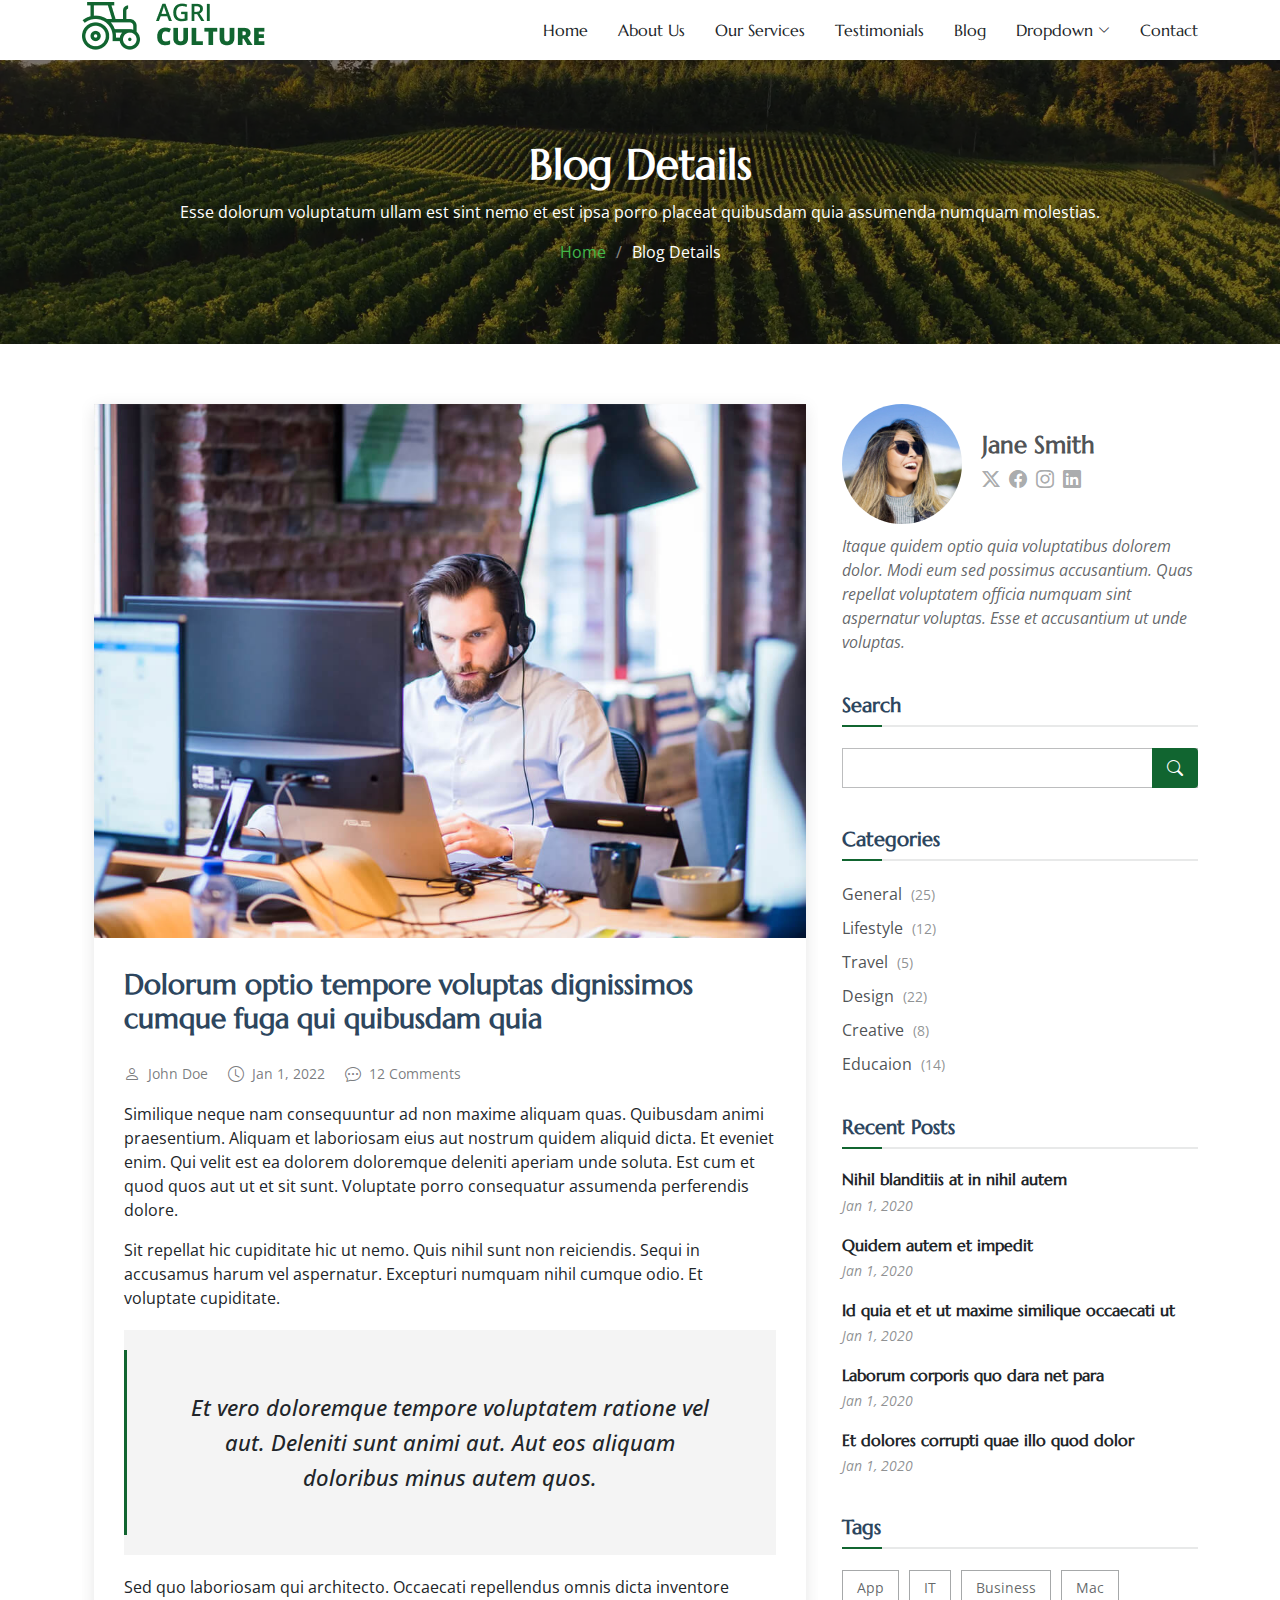
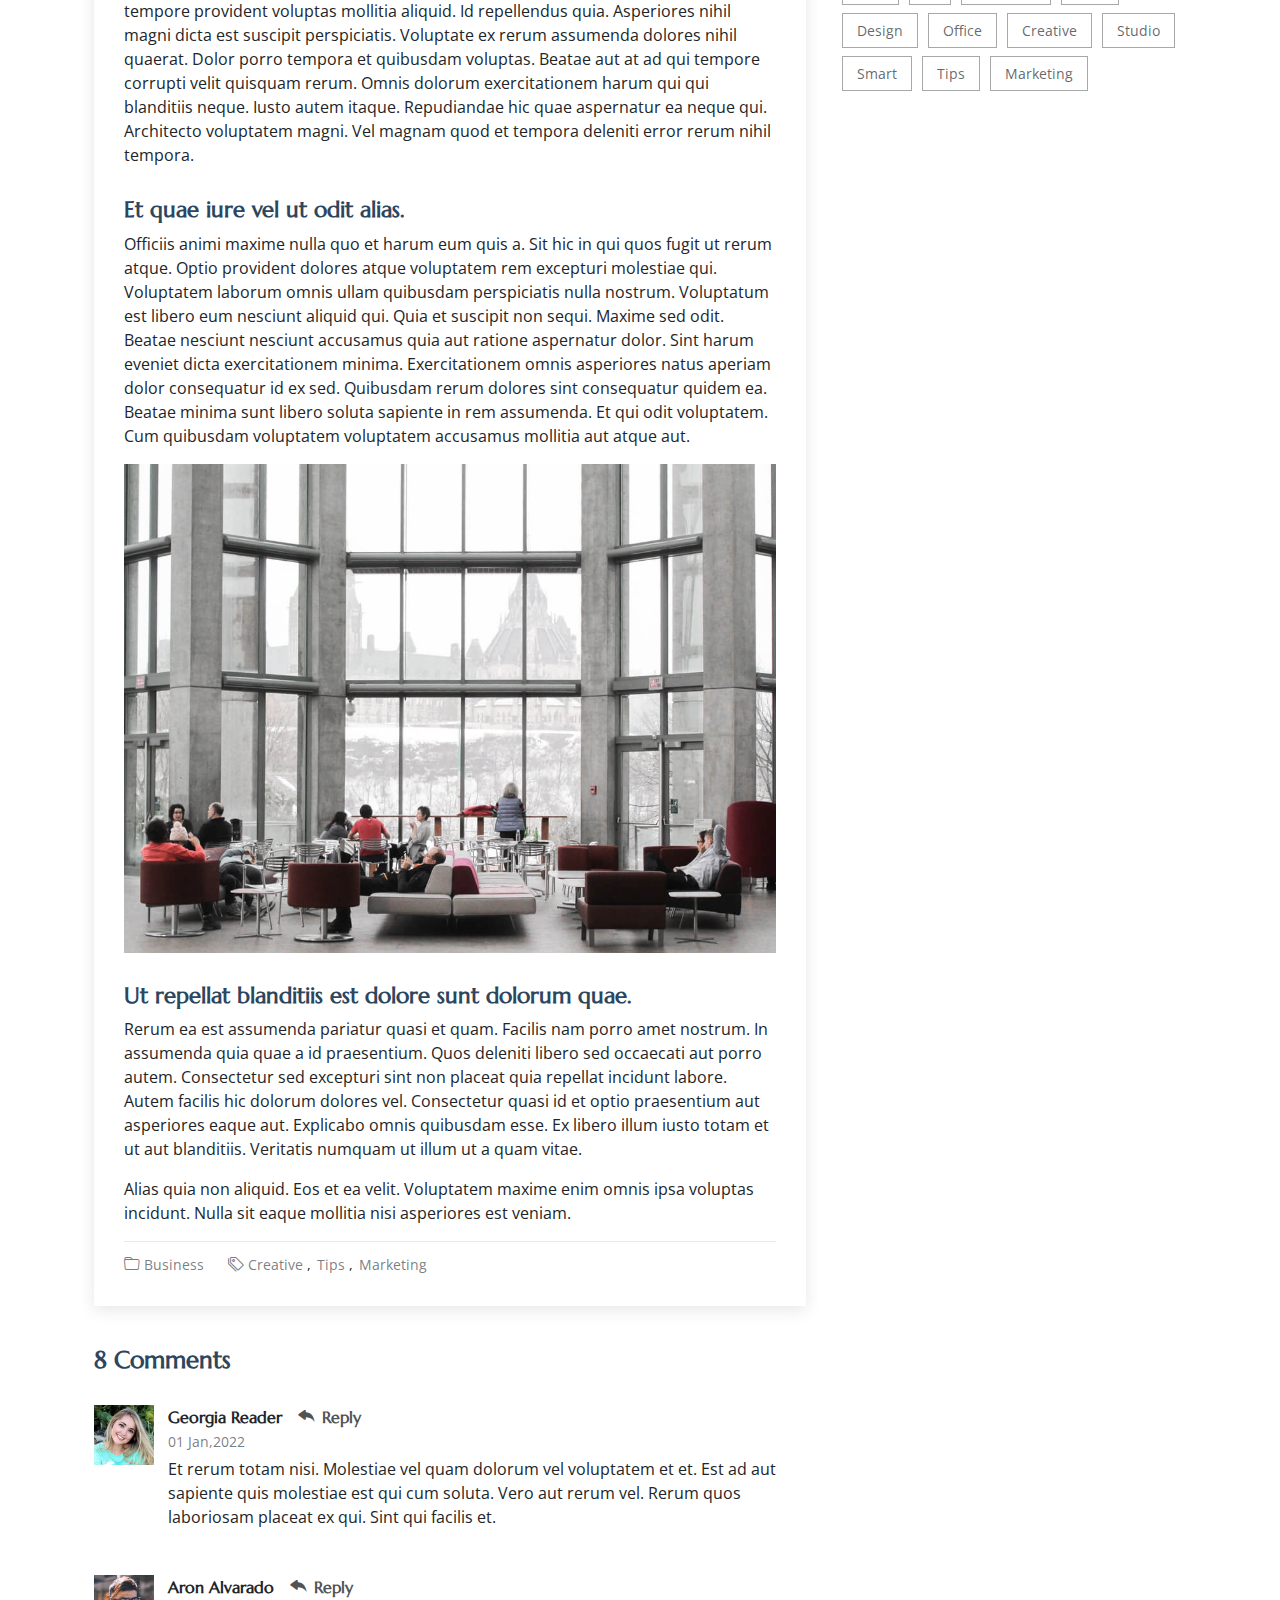
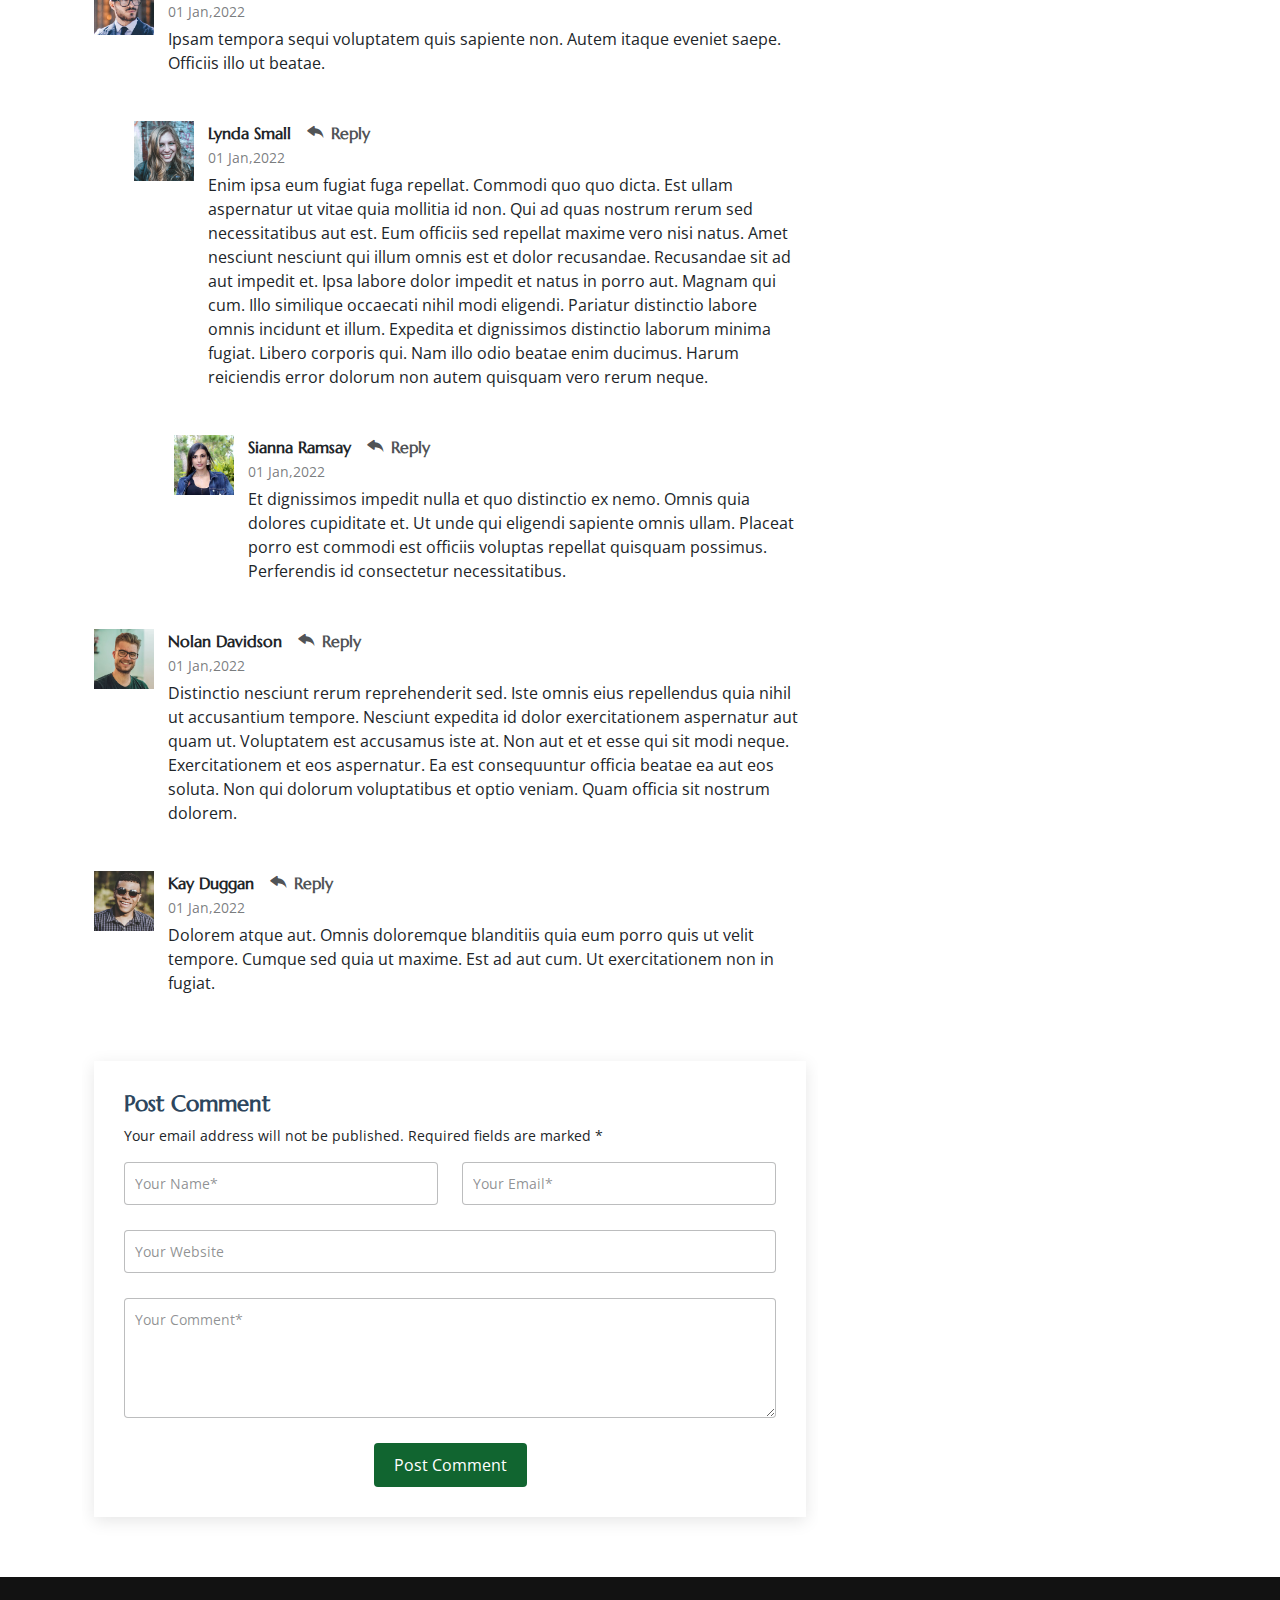
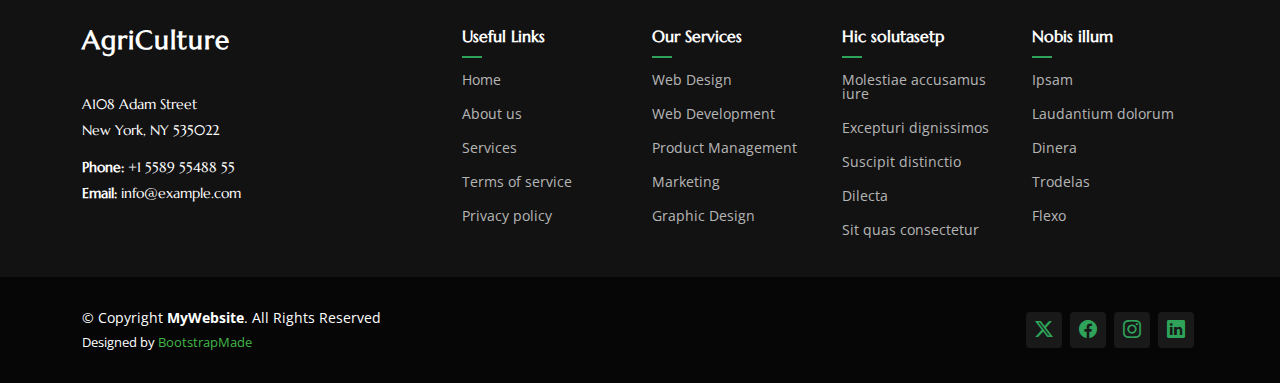
<file: blog-details.html>
<!DOCTYPE html>
<html lang="en">

<head>
  <meta charset="utf-8">
  <meta content="width=device-width, initial-scale=1.0" name="viewport">
  <title>Blog Details - AgriCulture Bootstrap Template</title>
  <meta name="description" content="">
  <meta name="keywords" content="">

  <!-- Favicons -->
  <link href="assets/img/favicon.png" rel="icon">
  <link href="assets/img/apple-touch-icon.png" rel="apple-touch-icon">

  <!-- Fonts -->
  <link href="https://fonts.googleapis.com" rel="preconnect">
  <link href="https://fonts.gstatic.com" rel="preconnect" crossorigin>
  <link href="https://fonts.googleapis.com/css2?family=Open+Sans:ital,wght@0,300;0,400;0,500;0,600;0,700;0,800;1,300;1,400;1,500;1,600;1,700;1,800&family=Marcellus:wght@400&display=swap" rel="stylesheet">

  <!-- Vendor CSS Files -->
  <link href="assets/vendor/bootstrap/css/bootstrap.min.css" rel="stylesheet">
  <link href="assets/vendor/bootstrap-icons/bootstrap-icons.css" rel="stylesheet">
  <link href="assets/vendor/aos/aos.css" rel="stylesheet">
  <link href="assets/vendor/swiper/swiper-bundle.min.css" rel="stylesheet">
  <link href="assets/vendor/glightbox/css/glightbox.min.css" rel="stylesheet">

  <!-- Main CSS File -->
  <link href="assets/css/main.css" rel="stylesheet">

  <!-- =======================================================
  * Template Name: AgriCulture
  * Template URL: https://bootstrapmade.com/agriculture-bootstrap-website-template/
  * Updated: Aug 07 2024 with Bootstrap v5.3.3
  * Author: BootstrapMade.com
  * License: https://bootstrapmade.com/license/
  ======================================================== -->
</head>

<body class="blog-details-page">

  <header id="header" class="header d-flex align-items-center position-relative">
    <div class="container-fluid container-xl position-relative d-flex align-items-center justify-content-between">

      <a href="index.html" class="logo d-flex align-items-center">
        <!-- Uncomment the line below if you also wish to use an image logo -->
        <img src="assets/img/logo.png" alt="AgriCulture">
        <!-- <h1 class="sitename">AgriCulture</h1>  -->
      </a>

      <nav id="navmenu" class="navmenu">
        <ul>
          <li><a href="index.html">Home</a></li>
          <li><a href="about.html">About Us</a></li>
          <li><a href="services.html">Our Services</a></li>
          <li><a href="testimonials.html">Testimonials</a></li>
          <li><a href="blog.html">Blog</a></li>
          <li class="dropdown"><a href="#"><span>Dropdown</span> <i class="bi bi-chevron-down toggle-dropdown"></i></a>
            <ul>
              <li><a href="#">Dropdown 1</a></li>
              <li class="dropdown"><a href="#"><span>Deep Dropdown</span> <i class="bi bi-chevron-down toggle-dropdown"></i></a>
                <ul>
                  <li><a href="#">Deep Dropdown 1</a></li>
                  <li><a href="#">Deep Dropdown 2</a></li>
                  <li><a href="#">Deep Dropdown 3</a></li>
                  <li><a href="#">Deep Dropdown 4</a></li>
                  <li><a href="#">Deep Dropdown 5</a></li>
                </ul>
              </li>
              <li><a href="#">Dropdown 2</a></li>
              <li><a href="#">Dropdown 3</a></li>
              <li><a href="#">Dropdown 4</a></li>
            </ul>
          </li>
          <li><a href="contact.html">Contact</a></li>
        </ul>
        <i class="mobile-nav-toggle d-xl-none bi bi-list"></i>
      </nav>

    </div>
  </header>

  <main class="main">

    <!-- Page Title -->
    <div class="page-title dark-background" data-aos="fade" style="background-image: url(assets/img/page-title-bg.webp);">
      <div class="container position-relative">
        <h1>Blog Details</h1>
        <p>Esse dolorum voluptatum ullam est sint nemo et est ipsa porro placeat quibusdam quia assumenda numquam molestias.</p>
        <nav class="breadcrumbs">
          <ol>
            <li><a href="index.html">Home</a></li>
            <li class="current">Blog Details</li>
          </ol>
        </nav>
      </div>
    </div><!-- End Page Title -->

    <div class="container">
      <div class="row">

        <div class="col-lg-8">

          <!-- Blog Details Section -->
          <section id="blog-details" class="blog-details section">
            <div class="container">

              <article class="article">

                <div class="post-img">
                  <img src="assets/img/blog/blog-1.jpg" alt="" class="img-fluid">
                </div>

                <h2 class="title">Dolorum optio tempore voluptas dignissimos cumque fuga qui quibusdam quia</h2>

                <div class="meta-top">
                  <ul>
                    <li class="d-flex align-items-center"><i class="bi bi-person"></i> <a href="blog-details.html">John Doe</a></li>
                    <li class="d-flex align-items-center"><i class="bi bi-clock"></i> <a href="blog-details.html"><time datetime="2020-01-01">Jan 1, 2022</time></a></li>
                    <li class="d-flex align-items-center"><i class="bi bi-chat-dots"></i> <a href="blog-details.html">12 Comments</a></li>
                  </ul>
                </div><!-- End meta top -->

                <div class="content">
                  <p>
                    Similique neque nam consequuntur ad non maxime aliquam quas. Quibusdam animi praesentium. Aliquam et laboriosam eius aut nostrum quidem aliquid dicta.
                    Et eveniet enim. Qui velit est ea dolorem doloremque deleniti aperiam unde soluta. Est cum et quod quos aut ut et sit sunt. Voluptate porro consequatur assumenda perferendis dolore.
                  </p>

                  <p>
                    Sit repellat hic cupiditate hic ut nemo. Quis nihil sunt non reiciendis. Sequi in accusamus harum vel aspernatur. Excepturi numquam nihil cumque odio. Et voluptate cupiditate.
                  </p>

                  <blockquote>
                    <p>
                      Et vero doloremque tempore voluptatem ratione vel aut. Deleniti sunt animi aut. Aut eos aliquam doloribus minus autem quos.
                    </p>
                  </blockquote>

                  <p>
                    Sed quo laboriosam qui architecto. Occaecati repellendus omnis dicta inventore tempore provident voluptas mollitia aliquid. Id repellendus quia. Asperiores nihil magni dicta est suscipit perspiciatis. Voluptate ex rerum assumenda dolores nihil quaerat.
                    Dolor porro tempora et quibusdam voluptas. Beatae aut at ad qui tempore corrupti velit quisquam rerum. Omnis dolorum exercitationem harum qui qui blanditiis neque.
                    Iusto autem itaque. Repudiandae hic quae aspernatur ea neque qui. Architecto voluptatem magni. Vel magnam quod et tempora deleniti error rerum nihil tempora.
                  </p>

                  <h3>Et quae iure vel ut odit alias.</h3>
                  <p>
                    Officiis animi maxime nulla quo et harum eum quis a. Sit hic in qui quos fugit ut rerum atque. Optio provident dolores atque voluptatem rem excepturi molestiae qui. Voluptatem laborum omnis ullam quibusdam perspiciatis nulla nostrum. Voluptatum est libero eum nesciunt aliquid qui.
                    Quia et suscipit non sequi. Maxime sed odit. Beatae nesciunt nesciunt accusamus quia aut ratione aspernatur dolor. Sint harum eveniet dicta exercitationem minima. Exercitationem omnis asperiores natus aperiam dolor consequatur id ex sed. Quibusdam rerum dolores sint consequatur quidem ea.
                    Beatae minima sunt libero soluta sapiente in rem assumenda. Et qui odit voluptatem. Cum quibusdam voluptatem voluptatem accusamus mollitia aut atque aut.
                  </p>
                  <img src="assets/img/blog/blog-inside-post.jpg" class="img-fluid" alt="">

                  <h3>Ut repellat blanditiis est dolore sunt dolorum quae.</h3>
                  <p>
                    Rerum ea est assumenda pariatur quasi et quam. Facilis nam porro amet nostrum. In assumenda quia quae a id praesentium. Quos deleniti libero sed occaecati aut porro autem. Consectetur sed excepturi sint non placeat quia repellat incidunt labore. Autem facilis hic dolorum dolores vel.
                    Consectetur quasi id et optio praesentium aut asperiores eaque aut. Explicabo omnis quibusdam esse. Ex libero illum iusto totam et ut aut blanditiis. Veritatis numquam ut illum ut a quam vitae.
                  </p>
                  <p>
                    Alias quia non aliquid. Eos et ea velit. Voluptatem maxime enim omnis ipsa voluptas incidunt. Nulla sit eaque mollitia nisi asperiores est veniam.
                  </p>

                </div><!-- End post content -->

                <div class="meta-bottom">
                  <i class="bi bi-folder"></i>
                  <ul class="cats">
                    <li><a href="#">Business</a></li>
                  </ul>

                  <i class="bi bi-tags"></i>
                  <ul class="tags">
                    <li><a href="#">Creative</a></li>
                    <li><a href="#">Tips</a></li>
                    <li><a href="#">Marketing</a></li>
                  </ul>
                </div><!-- End meta bottom -->

              </article>

            </div>
          </section><!-- /Blog Details Section -->

          <!-- Blog Comments Section -->
          <section id="blog-comments" class="blog-comments section">

            <div class="container">

              <h4 class="comments-count">8 Comments</h4>

              <div id="comment-1" class="comment">
                <div class="d-flex">
                  <div class="comment-img"><img src="assets/img/blog/comments-1.jpg" alt=""></div>
                  <div>
                    <h5><a href="">Georgia Reader</a> <a href="#" class="reply"><i class="bi bi-reply-fill"></i> Reply</a></h5>
                    <time datetime="2020-01-01">01 Jan,2022</time>
                    <p>
                      Et rerum totam nisi. Molestiae vel quam dolorum vel voluptatem et et. Est ad aut sapiente quis molestiae est qui cum soluta.
                      Vero aut rerum vel. Rerum quos laboriosam placeat ex qui. Sint qui facilis et.
                    </p>
                  </div>
                </div>
              </div><!-- End comment #1 -->

              <div id="comment-2" class="comment">
                <div class="d-flex">
                  <div class="comment-img"><img src="assets/img/blog/comments-2.jpg" alt=""></div>
                  <div>
                    <h5><a href="">Aron Alvarado</a> <a href="#" class="reply"><i class="bi bi-reply-fill"></i> Reply</a></h5>
                    <time datetime="2020-01-01">01 Jan,2022</time>
                    <p>
                      Ipsam tempora sequi voluptatem quis sapiente non. Autem itaque eveniet saepe. Officiis illo ut beatae.
                    </p>
                  </div>
                </div>

                <div id="comment-reply-1" class="comment comment-reply">
                  <div class="d-flex">
                    <div class="comment-img"><img src="assets/img/blog/comments-3.jpg" alt=""></div>
                    <div>
                      <h5><a href="">Lynda Small</a> <a href="#" class="reply"><i class="bi bi-reply-fill"></i> Reply</a></h5>
                      <time datetime="2020-01-01">01 Jan,2022</time>
                      <p>
                        Enim ipsa eum fugiat fuga repellat. Commodi quo quo dicta. Est ullam aspernatur ut vitae quia mollitia id non. Qui ad quas nostrum rerum sed necessitatibus aut est. Eum officiis sed repellat maxime vero nisi natus. Amet nesciunt nesciunt qui illum omnis est et dolor recusandae.

                        Recusandae sit ad aut impedit et. Ipsa labore dolor impedit et natus in porro aut. Magnam qui cum. Illo similique occaecati nihil modi eligendi. Pariatur distinctio labore omnis incidunt et illum. Expedita et dignissimos distinctio laborum minima fugiat.

                        Libero corporis qui. Nam illo odio beatae enim ducimus. Harum reiciendis error dolorum non autem quisquam vero rerum neque.
                      </p>
                    </div>
                  </div>

                  <div id="comment-reply-2" class="comment comment-reply">
                    <div class="d-flex">
                      <div class="comment-img"><img src="assets/img/blog/comments-4.jpg" alt=""></div>
                      <div>
                        <h5><a href="">Sianna Ramsay</a> <a href="#" class="reply"><i class="bi bi-reply-fill"></i> Reply</a></h5>
                        <time datetime="2020-01-01">01 Jan,2022</time>
                        <p>
                          Et dignissimos impedit nulla et quo distinctio ex nemo. Omnis quia dolores cupiditate et. Ut unde qui eligendi sapiente omnis ullam. Placeat porro est commodi est officiis voluptas repellat quisquam possimus. Perferendis id consectetur necessitatibus.
                        </p>
                      </div>
                    </div>

                  </div><!-- End comment reply #2-->

                </div><!-- End comment reply #1-->

              </div><!-- End comment #2-->

              <div id="comment-3" class="comment">
                <div class="d-flex">
                  <div class="comment-img"><img src="assets/img/blog/comments-5.jpg" alt=""></div>
                  <div>
                    <h5><a href="">Nolan Davidson</a> <a href="#" class="reply"><i class="bi bi-reply-fill"></i> Reply</a></h5>
                    <time datetime="2020-01-01">01 Jan,2022</time>
                    <p>
                      Distinctio nesciunt rerum reprehenderit sed. Iste omnis eius repellendus quia nihil ut accusantium tempore. Nesciunt expedita id dolor exercitationem aspernatur aut quam ut. Voluptatem est accusamus iste at.
                      Non aut et et esse qui sit modi neque. Exercitationem et eos aspernatur. Ea est consequuntur officia beatae ea aut eos soluta. Non qui dolorum voluptatibus et optio veniam. Quam officia sit nostrum dolorem.
                    </p>
                  </div>
                </div>

              </div><!-- End comment #3 -->

              <div id="comment-4" class="comment">
                <div class="d-flex">
                  <div class="comment-img"><img src="assets/img/blog/comments-6.jpg" alt=""></div>
                  <div>
                    <h5><a href="">Kay Duggan</a> <a href="#" class="reply"><i class="bi bi-reply-fill"></i> Reply</a></h5>
                    <time datetime="2020-01-01">01 Jan,2022</time>
                    <p>
                      Dolorem atque aut. Omnis doloremque blanditiis quia eum porro quis ut velit tempore. Cumque sed quia ut maxime. Est ad aut cum. Ut exercitationem non in fugiat.
                    </p>
                  </div>
                </div>

              </div><!-- End comment #4 -->

            </div>

          </section><!-- /Blog Comments Section -->

          <!-- Comment Form Section -->
          <section id="comment-form" class="comment-form section">
            <div class="container">

              <form action="">

                <h4>Post Comment</h4>
                <p>Your email address will not be published. Required fields are marked * </p>
                <div class="row">
                  <div class="col-md-6 form-group">
                    <input name="name" type="text" class="form-control" placeholder="Your Name*">
                  </div>
                  <div class="col-md-6 form-group">
                    <input name="email" type="text" class="form-control" placeholder="Your Email*">
                  </div>
                </div>
                <div class="row">
                  <div class="col form-group">
                    <input name="website" type="text" class="form-control" placeholder="Your Website">
                  </div>
                </div>
                <div class="row">
                  <div class="col form-group">
                    <textarea name="comment" class="form-control" placeholder="Your Comment*"></textarea>
                  </div>
                </div>

                <div class="text-center">
                  <button type="submit" class="btn btn-primary">Post Comment</button>
                </div>

              </form>

            </div>
          </section><!-- /Comment Form Section -->

        </div>

        <div class="col-lg-4 sidebar">

          <div class="widgets-container">

            <!-- Blog Author Widget -->
            <div class="blog-author-widget widget-item">

              <div class="d-flex flex-column align-items-center">
                <div class="d-flex align-items-center w-100">
                  <img src="assets/img/blog/blog-author.jpg" class="rounded-circle flex-shrink-0" alt="">
                  <div>
                    <h4>Jane Smith</h4>
                    <div class="social-links">
                      <a href="https://x.com/#"><i class="bi bi-twitter-x"></i></a>
                      <a href="https://facebook.com/#"><i class="bi bi-facebook"></i></a>
                      <a href="https://instagram.com/#"><i class="biu bi-instagram"></i></a>
                      <a href="https://instagram.com/#"><i class="biu bi-linkedin"></i></a>
                    </div>
                  </div>
                </div>

                <p>
                  Itaque quidem optio quia voluptatibus dolorem dolor. Modi eum sed possimus accusantium. Quas repellat voluptatem officia numquam sint aspernatur voluptas. Esse et accusantium ut unde voluptas.
                </p>

              </div>

            </div><!--/Blog Author Widget -->

            <!-- Search Widget -->
            <div class="search-widget widget-item">

              <h3 class="widget-title">Search</h3>
              <form action="">
                <input type="text">
                <button type="submit" title="Search"><i class="bi bi-search"></i></button>
              </form>

            </div><!--/Search Widget -->

            <!-- Categories Widget -->
            <div class="categories-widget widget-item">

              <h3 class="widget-title">Categories</h3>
              <ul class="mt-3">
                <li><a href="#">General <span>(25)</span></a></li>
                <li><a href="#">Lifestyle <span>(12)</span></a></li>
                <li><a href="#">Travel <span>(5)</span></a></li>
                <li><a href="#">Design <span>(22)</span></a></li>
                <li><a href="#">Creative <span>(8)</span></a></li>
                <li><a href="#">Educaion <span>(14)</span></a></li>
              </ul>

            </div><!--/Categories Widget -->

            <!-- Recent Posts Widget 2 -->
            <div class="recent-posts-widget-2 widget-item">

              <h3 class="widget-title">Recent Posts</h3>

              <div class="post-item">
                <h4><a href="blog-details.html">Nihil blanditiis at in nihil autem</a></h4>
                <time datetime="2020-01-01">Jan 1, 2020</time>
              </div><!-- End recent post item-->

              <div class="post-item">
                <h4><a href="blog-details.html">Quidem autem et impedit</a></h4>
                <time datetime="2020-01-01">Jan 1, 2020</time>
              </div><!-- End recent post item-->

              <div class="post-item">
                <h4><a href="blog-details.html">Id quia et et ut maxime similique occaecati ut</a></h4>
                <time datetime="2020-01-01">Jan 1, 2020</time>
              </div><!-- End recent post item-->

              <div class="post-item">
                <h4><a href="blog-details.html">Laborum corporis quo dara net para</a></h4>
                <time datetime="2020-01-01">Jan 1, 2020</time>
              </div><!-- End recent post item-->

              <div class="post-item">
                <h4><a href="blog-details.html">Et dolores corrupti quae illo quod dolor</a></h4>
                <time datetime="2020-01-01">Jan 1, 2020</time>
              </div><!-- End recent post item-->

            </div><!--/Recent Posts Widget 2 -->

            <!-- Tags Widget -->
            <div class="tags-widget widget-item">

              <h3 class="widget-title">Tags</h3>
              <ul>
                <li><a href="#">App</a></li>
                <li><a href="#">IT</a></li>
                <li><a href="#">Business</a></li>
                <li><a href="#">Mac</a></li>
                <li><a href="#">Design</a></li>
                <li><a href="#">Office</a></li>
                <li><a href="#">Creative</a></li>
                <li><a href="#">Studio</a></li>
                <li><a href="#">Smart</a></li>
                <li><a href="#">Tips</a></li>
                <li><a href="#">Marketing</a></li>
              </ul>

            </div><!--/Tags Widget -->

          </div>

        </div>

      </div>
    </div>

  </main>

  <footer id="footer" class="footer dark-background">

    <div class="footer-top">
      <div class="container">
        <div class="row gy-4">
          <div class="col-lg-4 col-md-6 footer-about">
            <a href="index.html" class="logo d-flex align-items-center">
              <span class="sitename">AgriCulture</span>
            </a>
            <div class="footer-contact pt-3">
              <p>A108 Adam Street</p>
              <p>New York, NY 535022</p>
              <p class="mt-3"><strong>Phone:</strong> <span>+1 5589 55488 55</span></p>
              <p><strong>Email:</strong> <span>info@example.com</span></p>
            </div>
          </div>

          <div class="col-lg-2 col-md-3 footer-links">
            <h4>Useful Links</h4>
            <ul>
              <li><a href="#">Home</a></li>
              <li><a href="#">About us</a></li>
              <li><a href="#">Services</a></li>
              <li><a href="#">Terms of service</a></li>
              <li><a href="#">Privacy policy</a></li>
            </ul>
          </div>

          <div class="col-lg-2 col-md-3 footer-links">
            <h4>Our Services</h4>
            <ul>
              <li><a href="#">Web Design</a></li>
              <li><a href="#">Web Development</a></li>
              <li><a href="#">Product Management</a></li>
              <li><a href="#">Marketing</a></li>
              <li><a href="#">Graphic Design</a></li>
            </ul>
          </div>

          <div class="col-lg-2 col-md-3 footer-links">
            <h4>Hic solutasetp</h4>
            <ul>
              <li><a href="#">Molestiae accusamus iure</a></li>
              <li><a href="#">Excepturi dignissimos</a></li>
              <li><a href="#">Suscipit distinctio</a></li>
              <li><a href="#">Dilecta</a></li>
              <li><a href="#">Sit quas consectetur</a></li>
            </ul>
          </div>

          <div class="col-lg-2 col-md-3 footer-links">
            <h4>Nobis illum</h4>
            <ul>
              <li><a href="#">Ipsam</a></li>
              <li><a href="#">Laudantium dolorum</a></li>
              <li><a href="#">Dinera</a></li>
              <li><a href="#">Trodelas</a></li>
              <li><a href="#">Flexo</a></li>
            </ul>
          </div>

        </div>
      </div>
    </div>

    <div class="copyright text-center">
      <div class="container d-flex flex-column flex-lg-row justify-content-center justify-content-lg-between align-items-center">

        <div class="d-flex flex-column align-items-center align-items-lg-start">
          <div>
            © Copyright <strong><span>MyWebsite</span></strong>. All Rights Reserved
          </div>
          <div class="credits">
            <!-- All the links in the footer should remain intact. -->
            <!-- You can delete the links only if you purchased the pro version. -->
            <!-- Licensing information: https://bootstrapmade.com/license/ -->
            <!-- Purchase the pro version with working PHP/AJAX contact form: https://bootstrapmade.com/herobiz-bootstrap-business-template/ -->
            Designed by <a href="https://bootstrapmade.com/">BootstrapMade</a>
          </div>
        </div>

        <div class="social-links order-first order-lg-last mb-3 mb-lg-0">
          <a href=""><i class="bi bi-twitter-x"></i></a>
          <a href=""><i class="bi bi-facebook"></i></a>
          <a href=""><i class="bi bi-instagram"></i></a>
          <a href=""><i class="bi bi-linkedin"></i></a>
        </div>

      </div>
    </div>

  </footer>

  <!-- Scroll Top -->
  <a href="#" id="scroll-top" class="scroll-top d-flex align-items-center justify-content-center"><i class="bi bi-arrow-up-short"></i></a>

  <!-- Preloader -->
  <div id="preloader"></div>

  <!-- Vendor JS Files -->
  <script src="assets/vendor/bootstrap/js/bootstrap.bundle.min.js"></script>
  <script src="assets/vendor/php-email-form/validate.js"></script>
  <script src="assets/vendor/aos/aos.js"></script>
  <script src="assets/vendor/swiper/swiper-bundle.min.js"></script>
  <script src="assets/vendor/glightbox/js/glightbox.min.js"></script>

  <!-- Main JS File -->
  <script src="assets/js/main.js"></script>

</body>

</html>
</file>
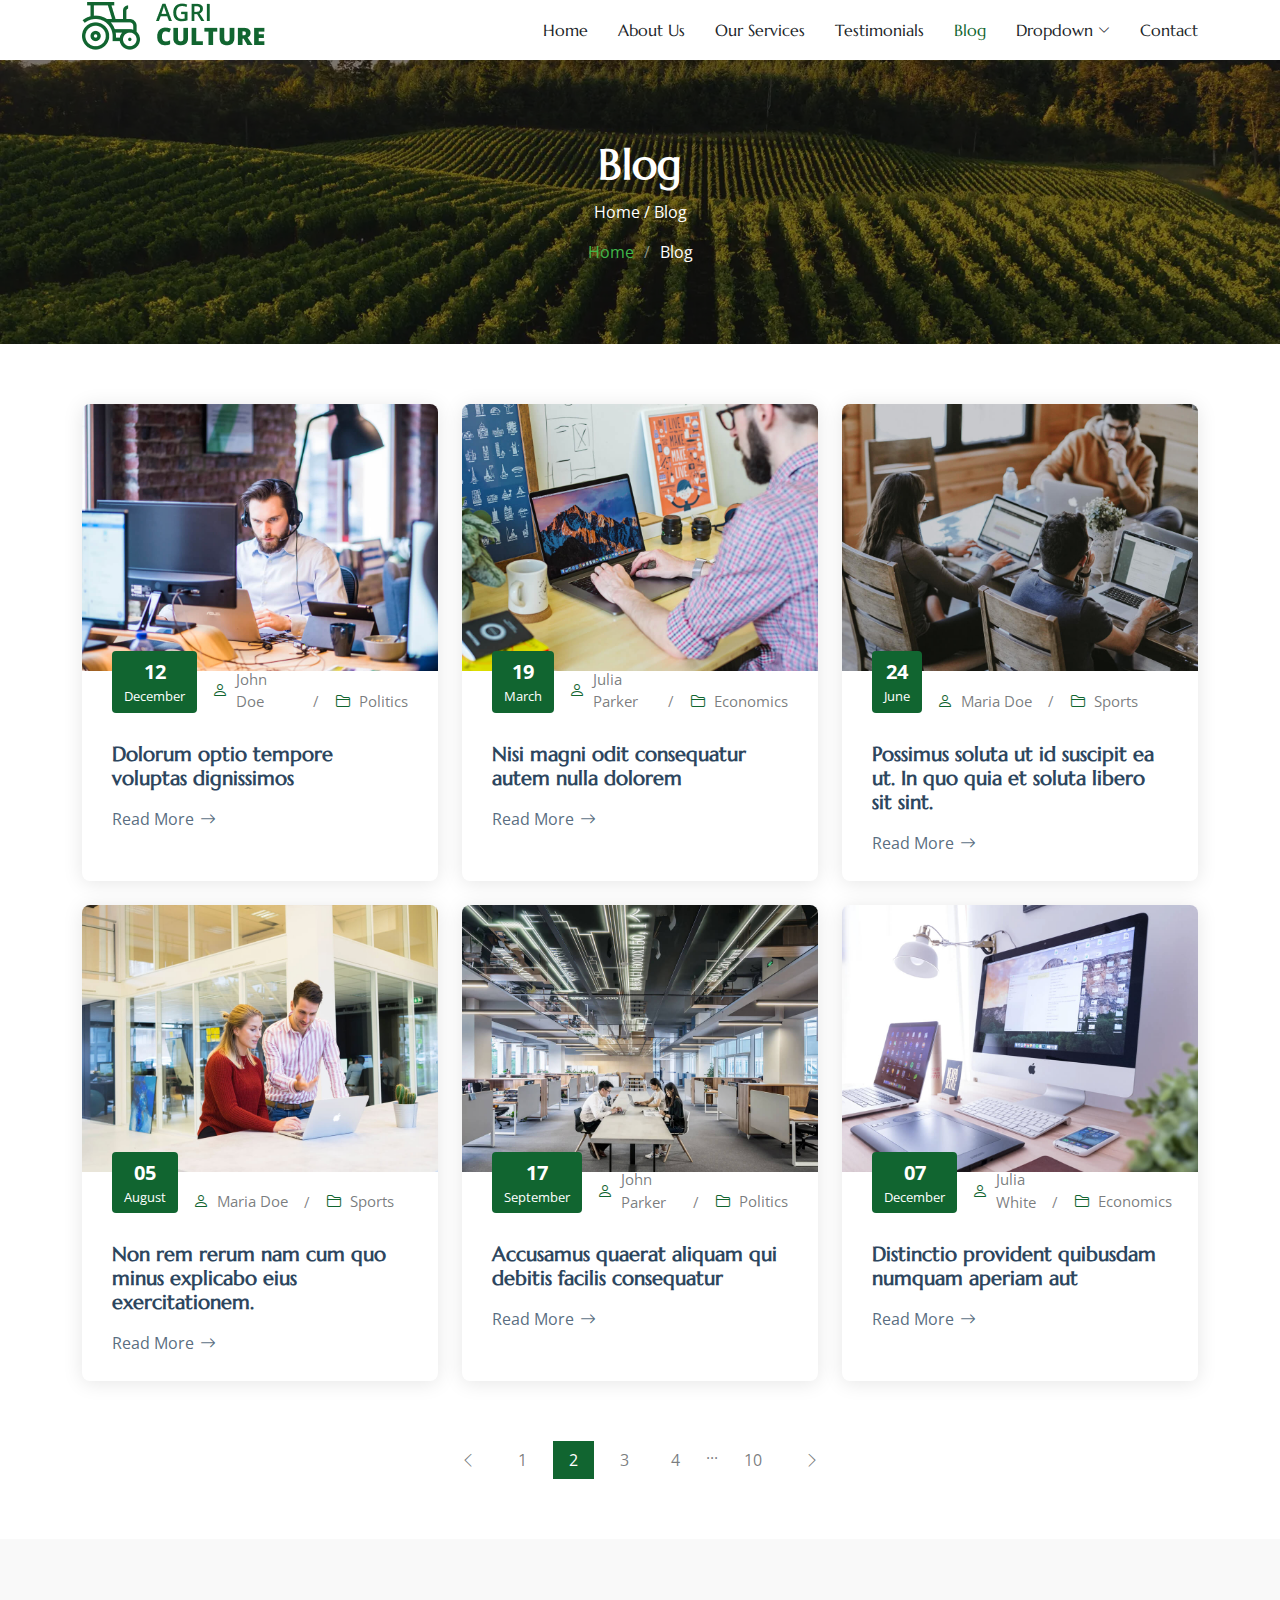
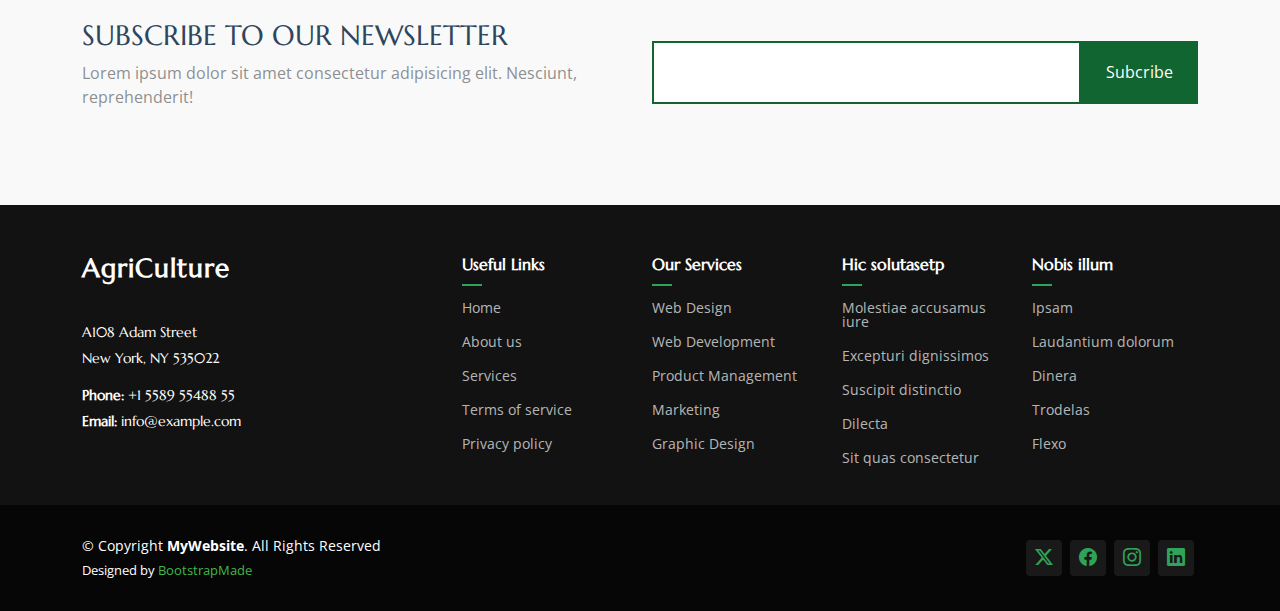
<file: blog.html>
<!DOCTYPE html>
<html lang="en">

<head>
  <meta charset="utf-8">
  <meta content="width=device-width, initial-scale=1.0" name="viewport">
  <title>Blog - AgriCulture Bootstrap Template</title>
  <meta name="description" content="">
  <meta name="keywords" content="">

  <!-- Favicons -->
  <link href="assets/img/favicon.png" rel="icon">
  <link href="assets/img/apple-touch-icon.png" rel="apple-touch-icon">

  <!-- Fonts -->
  <link href="https://fonts.googleapis.com" rel="preconnect">
  <link href="https://fonts.gstatic.com" rel="preconnect" crossorigin>
  <link href="https://fonts.googleapis.com/css2?family=Open+Sans:ital,wght@0,300;0,400;0,500;0,600;0,700;0,800;1,300;1,400;1,500;1,600;1,700;1,800&family=Marcellus:wght@400&display=swap" rel="stylesheet">

  <!-- Vendor CSS Files -->
  <link href="assets/vendor/bootstrap/css/bootstrap.min.css" rel="stylesheet">
  <link href="assets/vendor/bootstrap-icons/bootstrap-icons.css" rel="stylesheet">
  <link href="assets/vendor/aos/aos.css" rel="stylesheet">
  <link href="assets/vendor/swiper/swiper-bundle.min.css" rel="stylesheet">
  <link href="assets/vendor/glightbox/css/glightbox.min.css" rel="stylesheet">

  <!-- Main CSS File -->
  <link href="assets/css/main.css" rel="stylesheet">

  <!-- =======================================================
  * Template Name: AgriCulture
  * Template URL: https://bootstrapmade.com/agriculture-bootstrap-website-template/
  * Updated: Aug 07 2024 with Bootstrap v5.3.3
  * Author: BootstrapMade.com
  * License: https://bootstrapmade.com/license/
  ======================================================== -->
</head>

<body class="blog-page">

  <header id="header" class="header d-flex align-items-center position-relative">
    <div class="container-fluid container-xl position-relative d-flex align-items-center justify-content-between">

      <a href="index.html" class="logo d-flex align-items-center">
        <!-- Uncomment the line below if you also wish to use an image logo -->
        <img src="assets/img/logo.png" alt="AgriCulture">
        <!-- <h1 class="sitename">AgriCulture</h1>  -->
      </a>

      <nav id="navmenu" class="navmenu">
        <ul>
          <li><a href="index.html">Home</a></li>
          <li><a href="about.html">About Us</a></li>
          <li><a href="services.html">Our Services</a></li>
          <li><a href="testimonials.html">Testimonials</a></li>
          <li><a href="blog.html" class="active">Blog</a></li>
          <li class="dropdown"><a href="#"><span>Dropdown</span> <i class="bi bi-chevron-down toggle-dropdown"></i></a>
            <ul>
              <li><a href="#">Dropdown 1</a></li>
              <li class="dropdown"><a href="#"><span>Deep Dropdown</span> <i class="bi bi-chevron-down toggle-dropdown"></i></a>
                <ul>
                  <li><a href="#">Deep Dropdown 1</a></li>
                  <li><a href="#">Deep Dropdown 2</a></li>
                  <li><a href="#">Deep Dropdown 3</a></li>
                  <li><a href="#">Deep Dropdown 4</a></li>
                  <li><a href="#">Deep Dropdown 5</a></li>
                </ul>
              </li>
              <li><a href="#">Dropdown 2</a></li>
              <li><a href="#">Dropdown 3</a></li>
              <li><a href="#">Dropdown 4</a></li>
            </ul>
          </li>
          <li><a href="contact.html">Contact</a></li>
        </ul>
        <i class="mobile-nav-toggle d-xl-none bi bi-list"></i>
      </nav>

    </div>
  </header>

  <main class="main">

    <!-- Page Title -->
    <div class="page-title dark-background" data-aos="fade" style="background-image: url(assets/img/page-title-bg.webp);">
      <div class="container position-relative">
        <h1>Blog</h1>
        <p>
          Home
          /
          Blog</p>
        <nav class="breadcrumbs">
          <ol>
            <li><a href="index.html">Home</a></li>
            <li class="current">Blog</li>
          </ol>
        </nav>
      </div>
    </div><!-- End Page Title -->

    <!-- Blog Posts 2 Section -->
    <section id="blog-posts-2" class="blog-posts-2 section">

      <div class="container">
        <div class="row gy-4">

          <div class="col-lg-4">
            <article class="position-relative h-100">

              <div class="post-img position-relative overflow-hidden">
                <img src="assets/img/blog/blog-1.jpg" class="img-fluid" alt="">
              </div>

              <div class="meta d-flex align-items-end">
                <span class="post-date"><span>12</span>December</span>
                <div class="d-flex align-items-center">
                  <i class="bi bi-person"></i> <span class="ps-2">John Doe</span>
                </div>
                <span class="px-3 text-black-50">/</span>
                <div class="d-flex align-items-center">
                  <i class="bi bi-folder2"></i> <span class="ps-2">Politics</span>
                </div>
              </div>

              <div class="post-content d-flex flex-column">

                <h3 class="post-title">Dolorum optio tempore voluptas dignissimos</h3>
                <a href="blog-details.html" class="readmore stretched-link"><span>Read More</span><i class="bi bi-arrow-right"></i></a>

              </div>

            </article>
          </div><!-- End post list item -->

          <div class="col-lg-4">
            <article class="position-relative h-100">

              <div class="post-img position-relative overflow-hidden">
                <img src="assets/img/blog/blog-2.jpg" class="img-fluid" alt="">
              </div>

              <div class="meta d-flex align-items-end">
                <span class="post-date"><span>19</span>March</span>
                <div class="d-flex align-items-center">
                  <i class="bi bi-person"></i> <span class="ps-2">Julia Parker</span>
                </div>
                <span class="px-3 text-black-50">/</span>
                <div class="d-flex align-items-center">
                  <i class="bi bi-folder2"></i> <span class="ps-2">Economics</span>
                </div>
              </div>

              <div class="post-content d-flex flex-column">
                <h3 class="post-title">Nisi magni odit consequatur autem nulla dolorem</h3>
                <a href="blog-details.html" class="readmore stretched-link"><span>Read More</span><i class="bi bi-arrow-right"></i></a>
              </div>

            </article>
          </div><!-- End post list item -->

          <div class="col-lg-4">
            <article class="position-relative h-100">

              <div class="post-img position-relative overflow-hidden">
                <img src="assets/img/blog/blog-3.jpg" class="img-fluid" alt="">
              </div>
              <div class="meta d-flex align-items-end">
                <span class="post-date"><span>24</span>June</span>
                <div class="d-flex align-items-center">
                  <i class="bi bi-person"></i> <span class="ps-2">Maria Doe</span>
                </div>
                <span class="px-3 text-black-50">/</span>
                <div class="d-flex align-items-center">
                  <i class="bi bi-folder2"></i> <span class="ps-2">Sports</span>
                </div>
              </div>

              <div class="post-content d-flex flex-column">
                <h3 class="post-title">Possimus soluta ut id suscipit ea ut. In quo quia et soluta libero sit sint.</h3>
                <a href="blog-details.html" class="readmore stretched-link"><span>Read More</span><i class="bi bi-arrow-right"></i></a>
              </div>

            </article>
          </div><!-- End post list item -->

          <div class="col-lg-4">
            <article class="position-relative h-100">

              <div class="post-img position-relative overflow-hidden">
                <img src="assets/img/blog/blog-4.jpg" class="img-fluid" alt="">
              </div>
              <div class="meta d-flex align-items-end">
                <span class="post-date"><span>05</span>August</span>
                <div class="d-flex align-items-center">
                  <i class="bi bi-person"></i> <span class="ps-2">Maria Doe</span>
                </div>
                <span class="px-3 text-black-50">/</span>
                <div class="d-flex align-items-center">
                  <i class="bi bi-folder2"></i> <span class="ps-2">Sports</span>
                </div>
              </div>

              <div class="post-content d-flex flex-column">
                <h3 class="post-title">Non rem rerum nam cum quo minus explicabo eius exercitationem.</h3>
                <a href="blog-details.html" class="readmore stretched-link"><span>Read More</span><i class="bi bi-arrow-right"></i></a>
              </div>

            </article>
          </div><!-- End post list item -->

          <div class="col-lg-4">
            <article class="position-relative h-100">

              <div class="post-img position-relative overflow-hidden">
                <img src="assets/img/blog/blog-5.jpg" class="img-fluid" alt="">
              </div>

              <div class="meta d-flex align-items-end">
                <span class="post-date"><span>17</span>September</span>
                <div class="d-flex align-items-center">
                  <i class="bi bi-person"></i> <span class="ps-2">John Parker</span>
                </div>
                <span class="px-3 text-black-50">/</span>
                <div class="d-flex align-items-center">
                  <i class="bi bi-folder2"></i> <span class="ps-2">Politics</span>
                </div>
              </div>

              <div class="post-content d-flex flex-column">

                <h3 class="post-title">Accusamus quaerat aliquam qui debitis facilis consequatur</h3>
                <a href="blog-details.html" class="readmore stretched-link"><span>Read More</span><i class="bi bi-arrow-right"></i></a>

              </div>

            </article>
          </div><!-- End post list item -->

          <div class="col-lg-4">
            <article class="position-relative h-100">

              <div class="post-img position-relative overflow-hidden">
                <img src="assets/img/blog/blog-6.jpg" class="img-fluid" alt="">
              </div>

              <div class="meta d-flex align-items-end">
                <span class="post-date"><span>07</span>December</span>
                <div class="d-flex align-items-center">
                  <i class="bi bi-person"></i> <span class="ps-2">Julia White</span>
                </div>
                <span class="px-3 text-black-50">/</span>
                <div class="d-flex align-items-center">
                  <i class="bi bi-folder2"></i> <span class="ps-2">Economics</span>
                </div>
              </div>

              <div class="post-content d-flex flex-column">

                <h3 class="post-title">Distinctio provident quibusdam numquam aperiam aut</h3>
                <a href="blog-details.html" class="readmore stretched-link"><span>Read More</span><i class="bi bi-arrow-right"></i></a>

              </div>

            </article>
          </div><!-- End post list item -->

        </div>
      </div>

    </section><!-- /Blog Posts 2 Section -->

    <!-- Blog Pagination Section -->
    <section id="blog-pagination" class="blog-pagination section">

      <div class="container">
        <div class="d-flex justify-content-center">
          <ul>
            <li><a href="#"><i class="bi bi-chevron-left"></i></a></li>
            <li><a href="#">1</a></li>
            <li><a href="#" class="active">2</a></li>
            <li><a href="#">3</a></li>
            <li><a href="#">4</a></li>
            <li>...</li>
            <li><a href="#">10</a></li>
            <li><a href="#"><i class="bi bi-chevron-right"></i></a></li>
          </ul>
        </div>
      </div>

    </section><!-- /Blog Pagination Section -->

    <!-- Call To Action Section -->
    <section id="call-to-action" class="call-to-action section light-background">

      <div class="content">
        <div class="container">
          <div class="row align-items-center">
            <div class="col-lg-6">
              <h3>Subscribe To Our Newsletter</h3>
              <p class="opacity-50">
                Lorem ipsum dolor sit amet consectetur adipisicing elit.
                Nesciunt, reprehenderit!
              </p>
            </div>
            <div class="col-lg-6">
              <form action="forms/newsletter.php" class="form-subscribe php-email-form">
                <div class="form-group d-flex align-items-stretch">
                  <input type="email" name="email" class="form-control h-100" placeholder="Enter your e-mail">
                  <input type="submit" class="btn btn-secondary px-4" value="Subcribe">
                </div>
                <div class="loading">Loading</div>
                <div class="error-message"></div>
                <div class="sent-message">
                  Your subscription request has been sent. Thank you!
                </div>
              </form>
            </div>
          </div>
        </div>
      </div>
    </section><!-- /Call To Action Section -->

  </main>

  <footer id="footer" class="footer dark-background">

    <div class="footer-top">
      <div class="container">
        <div class="row gy-4">
          <div class="col-lg-4 col-md-6 footer-about">
            <a href="index.html" class="logo d-flex align-items-center">
              <span class="sitename">AgriCulture</span>
            </a>
            <div class="footer-contact pt-3">
              <p>A108 Adam Street</p>
              <p>New York, NY 535022</p>
              <p class="mt-3"><strong>Phone:</strong> <span>+1 5589 55488 55</span></p>
              <p><strong>Email:</strong> <span>info@example.com</span></p>
            </div>
          </div>

          <div class="col-lg-2 col-md-3 footer-links">
            <h4>Useful Links</h4>
            <ul>
              <li><a href="#">Home</a></li>
              <li><a href="#">About us</a></li>
              <li><a href="#">Services</a></li>
              <li><a href="#">Terms of service</a></li>
              <li><a href="#">Privacy policy</a></li>
            </ul>
          </div>

          <div class="col-lg-2 col-md-3 footer-links">
            <h4>Our Services</h4>
            <ul>
              <li><a href="#">Web Design</a></li>
              <li><a href="#">Web Development</a></li>
              <li><a href="#">Product Management</a></li>
              <li><a href="#">Marketing</a></li>
              <li><a href="#">Graphic Design</a></li>
            </ul>
          </div>

          <div class="col-lg-2 col-md-3 footer-links">
            <h4>Hic solutasetp</h4>
            <ul>
              <li><a href="#">Molestiae accusamus iure</a></li>
              <li><a href="#">Excepturi dignissimos</a></li>
              <li><a href="#">Suscipit distinctio</a></li>
              <li><a href="#">Dilecta</a></li>
              <li><a href="#">Sit quas consectetur</a></li>
            </ul>
          </div>

          <div class="col-lg-2 col-md-3 footer-links">
            <h4>Nobis illum</h4>
            <ul>
              <li><a href="#">Ipsam</a></li>
              <li><a href="#">Laudantium dolorum</a></li>
              <li><a href="#">Dinera</a></li>
              <li><a href="#">Trodelas</a></li>
              <li><a href="#">Flexo</a></li>
            </ul>
          </div>

        </div>
      </div>
    </div>

    <div class="copyright text-center">
      <div class="container d-flex flex-column flex-lg-row justify-content-center justify-content-lg-between align-items-center">

        <div class="d-flex flex-column align-items-center align-items-lg-start">
          <div>
            © Copyright <strong><span>MyWebsite</span></strong>. All Rights Reserved
          </div>
          <div class="credits">
            <!-- All the links in the footer should remain intact. -->
            <!-- You can delete the links only if you purchased the pro version. -->
            <!-- Licensing information: https://bootstrapmade.com/license/ -->
            <!-- Purchase the pro version with working PHP/AJAX contact form: https://bootstrapmade.com/herobiz-bootstrap-business-template/ -->
            Designed by <a href="https://bootstrapmade.com/">BootstrapMade</a>
          </div>
        </div>

        <div class="social-links order-first order-lg-last mb-3 mb-lg-0">
          <a href=""><i class="bi bi-twitter-x"></i></a>
          <a href=""><i class="bi bi-facebook"></i></a>
          <a href=""><i class="bi bi-instagram"></i></a>
          <a href=""><i class="bi bi-linkedin"></i></a>
        </div>

      </div>
    </div>

  </footer>

  <!-- Scroll Top -->
  <a href="#" id="scroll-top" class="scroll-top d-flex align-items-center justify-content-center"><i class="bi bi-arrow-up-short"></i></a>

  <!-- Preloader -->
  <div id="preloader"></div>

  <!-- Vendor JS Files -->
  <script src="assets/vendor/bootstrap/js/bootstrap.bundle.min.js"></script>
  <script src="assets/vendor/php-email-form/validate.js"></script>
  <script src="assets/vendor/aos/aos.js"></script>
  <script src="assets/vendor/swiper/swiper-bundle.min.js"></script>
  <script src="assets/vendor/glightbox/js/glightbox.min.js"></script>

  <!-- Main JS File -->
  <script src="assets/js/main.js"></script>

</body>

</html>
</file>
<file: assets/css/main.css>
/**
* Template Name: AgriCulture
* Template URL: https://bootstrapmade.com/agriculture-bootstrap-website-template/
* Updated: Aug 07 2024 with Bootstrap v5.3.3
* Author: BootstrapMade.com
* License: https://bootstrapmade.com/license/
*/

/*--------------------------------------------------------------
# Font & Color Variables
# Help: https://bootstrapmade.com/color-system/
--------------------------------------------------------------*/
/* Fonts */
:root {
  --default-font: "Open Sans",  system-ui, -apple-system, "Segoe UI", Roboto, "Helvetica Neue", Arial, "Noto Sans", "Liberation Sans", sans-serif, "Apple Color Emoji", "Segoe UI Emoji", "Segoe UI Symbol", "Noto Color Emoji";
  --heading-font: "Marcellus",  sans-serif;
  --nav-font: "Marcellus",  sans-serif;
}

/* Global Colors - The following color variables are used throughout the website. Updating them here will change the color scheme of the entire website */
:root { 
  --background-color: #ffffff; /* Background color for the entire website, including individual sections */
  --default-color: #212529; /* Default color used for the majority of the text content across the entire website */
  --heading-color: #2d465e; /* Color for headings, subheadings and title throughout the website */
  --accent-color: #116530; /* Accent color that represents your brand on the website. It's used for buttons, links, and other elements that need to stand out */
  --surface-color: #ffffff; /* The surface color is used as a background of boxed elements within sections, such as cards, icon boxes, or other elements that require a visual separation from the global background. */
  --contrast-color: #ffffff; /* Contrast color for text, ensuring readability against backgrounds of accent, heading, or default colors. */
}

/* Nav Menu Colors - The following color variables are used specifically for the navigation menu. They are separate from the global colors to allow for more customization options */
:root {
  --nav-color: #212529;  /* The default color of the main navmenu links */
  --nav-hover-color: #116530; /* Applied to main navmenu links when they are hovered over or active */
  --nav-mobile-background-color: #ffffff; /* Used as the background color for mobile navigation menu */
  --nav-dropdown-background-color: #ffffff; /* Used as the background color for dropdown items that appear when hovering over primary navigation items */
  --nav-dropdown-color: #212529; /* Used for navigation links of the dropdown items in the navigation menu. */
  --nav-dropdown-hover-color: #116530; /* Similar to --nav-hover-color, this color is applied to dropdown navigation links when they are hovered over. */
}

/* Color Presets - These classes override global colors when applied to any section or element, providing reuse of the sam color scheme. */

.light-background {
  --background-color: #f9f9f9;
  --surface-color: #ffffff;
}

.dark-background {
  --background-color: #060606;
  --default-color: #ffffff;
  --heading-color: #ffffff;
  --accent-color: #2ea359;
  --surface-color: #252525;
  --contrast-color: #ffffff;
}

/* Smooth scroll */
:root {
  scroll-behavior: smooth;
}

/*--------------------------------------------------------------
# General Styling & Shared Classes
--------------------------------------------------------------*/
body {
  color: var(--default-color);
  background-color: var(--background-color);
  font-family: var(--default-font);
}

a {
  color: #41b649;
  text-decoration: none;
  transition: 0.3s;
}

a:hover {
  color: color-mix(in srgb, var(--accent-color), transparent 25%);
  text-decoration: none;
}

h1,
h2,
h3,
h4,
h5,
h6 {
  color: var(--heading-color);
  font-family: var(--heading-font);
}

/* PHP Email Form Messages
------------------------------*/
.php-email-form .error-message {
  display: none;
  background: #df1529;
  color: #ffffff;
  text-align: left;
  padding: 15px;
  margin-bottom: 24px;
  font-weight: 600;
}

.php-email-form .sent-message {
  display: none;
  color: #ffffff;
  background: #059652;
  text-align: center;
  padding: 15px;
  margin-bottom: 24px;
  font-weight: 600;
}

.php-email-form .loading {
  display: none;
  background: var(--surface-color);
  text-align: center;
  padding: 15px;
  margin-bottom: 24px;
}

.php-email-form .loading:before {
  content: "";
  display: inline-block;
  border-radius: 50%;
  width: 24px;
  height: 24px;
  margin: 0 10px -6px 0;
  border: 3px solid var(--accent-color);
  border-top-color: var(--surface-color);
  animation: php-email-form-loading 1s linear infinite;
}

@keyframes php-email-form-loading {
  0% {
    transform: rotate(0deg);
  }

  100% {
    transform: rotate(360deg);
  }
}

/* Pulsating Play Button
------------------------------*/
.pulsating-play-btn {
  width: 94px;
  height: 94px;
  background: radial-gradient(var(--accent-color) 50%, color-mix(in srgb, var(--accent-color), transparent 75%) 52%);
  border-radius: 50%;
  display: block;
  position: relative;
  overflow: hidden;
}

.pulsating-play-btn:before {
  content: "";
  position: absolute;
  width: 120px;
  height: 120px;
  animation-delay: 0s;
  animation: pulsate-play-btn 2s;
  animation-direction: forwards;
  animation-iteration-count: infinite;
  animation-timing-function: steps;
  opacity: 1;
  border-radius: 50%;
  border: 5px solid color-mix(in srgb, var(--accent-color), transparent 30%);
  top: -15%;
  left: -15%;
  background: rgba(198, 16, 0, 0);
}

.pulsating-play-btn:after {
  content: "";
  position: absolute;
  left: 50%;
  top: 50%;
  transform: translateX(-40%) translateY(-50%);
  width: 0;
  height: 0;
  border-top: 10px solid transparent;
  border-bottom: 10px solid transparent;
  border-left: 15px solid #fff;
  z-index: 100;
  transition: all 400ms cubic-bezier(0.55, 0.055, 0.675, 0.19);
}

.pulsating-play-btn:hover:before {
  content: "";
  position: absolute;
  left: 50%;
  top: 50%;
  transform: translateX(-40%) translateY(-50%);
  width: 0;
  height: 0;
  border: none;
  border-top: 10px solid transparent;
  border-bottom: 10px solid transparent;
  border-left: 15px solid #fff;
  z-index: 200;
  animation: none;
  border-radius: 0;
}

.pulsating-play-btn:hover:after {
  border-left: 15px solid var(--accent-color);
  transform: scale(20);
}

@keyframes pulsate-play-btn {
  0% {
    transform: scale(0.6, 0.6);
    opacity: 1;
  }

  100% {
    transform: scale(1, 1);
    opacity: 0;
  }
}

/*--------------------------------------------------------------
# Global Header
--------------------------------------------------------------*/
.header {
  color: var(--default-color);
  background-color: var(--background-color);
  transition: all 0.5s;
  z-index: 997;
}

.header .logo {
  line-height: 1;
}

.header .logo img {
  max-height: 100px;
  margin-right: 8px;
}

.header .logo h1 {
  font-size: 30px;
  margin: 0;
  font-weight: 700;
  color: var(--heading-color);
}

.scrolled .header {
  box-shadow: 0px 0 18px color-mix(in srgb, var(--default-color), transparent 85%);
}

/*--------------------------------------------------------------
# Navigation Menu
--------------------------------------------------------------*/
/* Navmenu - Desktop */
@media (min-width: 1200px) {
  .navmenu {
    padding: 0;
  }

  .navmenu ul {
    margin: 0;
    padding: 0;
    display: flex;
    list-style: none;
    align-items: center;
  }

  .navmenu li {
    position: relative;
  }

  .navmenu a,
  .navmenu a:focus {
    color: var(--nav-color);
    padding: 18px 15px;
    font-size: 16px;
    font-family: var(--nav-font);
    font-weight: 400;
    display: flex;
    align-items: center;
    justify-content: space-between;
    white-space: nowrap;
    transition: 0.3s;
  }

  .navmenu a i,
  .navmenu a:focus i {
    font-size: 12px;
    line-height: 0;
    margin-left: 5px;
    transition: 0.3s;
  }

  .navmenu li:last-child a {
    padding-right: 0;
  }

  .navmenu li:hover>a,
  .navmenu .active,
  .navmenu .active:focus {
    color: var(--nav-hover-color);
  }

  .navmenu .dropdown ul {
    margin: 0;
    padding: 10px 0;
    background: var(--nav-dropdown-background-color);
    display: block;
    position: absolute;
    visibility: hidden;
    left: 14px;
    top: 130%;
    opacity: 0;
    transition: 0.3s;
    border-radius: 4px;
    z-index: 99;
    box-shadow: 0px 0px 30px color-mix(in srgb, var(--default-color), transparent 85%);
  }

  .navmenu .dropdown ul li {
    min-width: 200px;
  }

  .navmenu .dropdown ul a {
    padding: 10px 20px;
    font-size: 15px;
    text-transform: none;
    color: var(--nav-dropdown-color);
  }

  .navmenu .dropdown ul a i {
    font-size: 12px;
  }

  .navmenu .dropdown ul a:hover,
  .navmenu .dropdown ul .active:hover,
  .navmenu .dropdown ul li:hover>a {
    color: var(--nav-dropdown-hover-color);
  }

  .navmenu .dropdown:hover>ul {
    opacity: 1;
    top: 100%;
    visibility: visible;
  }

  .navmenu .dropdown .dropdown ul {
    top: 0;
    left: -90%;
    visibility: hidden;
  }

  .navmenu .dropdown .dropdown:hover>ul {
    opacity: 1;
    top: 0;
    left: -100%;
    visibility: visible;
  }
}

/* Navmenu - Mobile */
@media (max-width: 1199px) {
  .mobile-nav-toggle {
    color: var(--nav-color);
    font-size: 28px;
    line-height: 0;
    margin-right: 10px;
    cursor: pointer;
    transition: color 0.3s;
  }

  .navmenu {
    padding: 0;
    z-index: 9997;
  }

  .navmenu ul {
    display: none;
    list-style: none;
    position: absolute;
    inset: 60px 20px 20px 20px;
    padding: 10px 0;
    margin: 0;
    border-radius: 6px;
    background-color: var(--nav-mobile-background-color);
    overflow-y: auto;
    transition: 0.3s;
    z-index: 9998;
    box-shadow: 0px 0px 30px color-mix(in srgb, var(--default-color), transparent 90%);
  }

  .navmenu a,
  .navmenu a:focus {
    color: var(--nav-dropdown-color);
    padding: 10px 20px;
    font-family: var(--nav-font);
    font-size: 17px;
    font-weight: 500;
    display: flex;
    align-items: center;
    justify-content: space-between;
    white-space: nowrap;
    transition: 0.3s;
  }

  .navmenu a i,
  .navmenu a:focus i {
    font-size: 12px;
    line-height: 0;
    margin-left: 5px;
    width: 30px;
    height: 30px;
    display: flex;
    align-items: center;
    justify-content: center;
    border-radius: 50%;
    transition: 0.3s;
    background-color: color-mix(in srgb, var(--accent-color), transparent 90%);
  }

  .navmenu a i:hover,
  .navmenu a:focus i:hover {
    background-color: var(--accent-color);
    color: var(--contrast-color);
  }

  .navmenu a:hover,
  .navmenu .active,
  .navmenu .active:focus {
    color: var(--nav-dropdown-hover-color);
  }

  .navmenu .active i,
  .navmenu .active:focus i {
    background-color: var(--accent-color);
    color: var(--contrast-color);
    transform: rotate(180deg);
  }

  .navmenu .dropdown ul {
    position: static;
    display: none;
    z-index: 99;
    padding: 10px 0;
    margin: 10px 20px;
    background-color: var(--nav-dropdown-background-color);
    border: 1px solid color-mix(in srgb, var(--default-color), transparent 90%);
    box-shadow: none;
    transition: all 0.5s ease-in-out;
  }

  .navmenu .dropdown ul ul {
    background-color: rgba(33, 37, 41, 0.1);
  }

  .navmenu .dropdown>.dropdown-active {
    display: block;
    background-color: rgba(33, 37, 41, 0.03);
  }

  .mobile-nav-active {
    overflow: hidden;
  }

  .mobile-nav-active .mobile-nav-toggle {
    color: #fff;
    position: absolute;
    font-size: 32px;
    top: 15px;
    right: 15px;
    margin-right: 0;
    z-index: 9999;
  }

  .mobile-nav-active .navmenu {
    position: fixed;
    overflow: hidden;
    inset: 0;
    background: rgba(33, 37, 41, 0.8);
    transition: 0.3s;
  }

  .mobile-nav-active .navmenu>ul {
    display: block;
  }
}

/*--------------------------------------------------------------
# Global Footer
--------------------------------------------------------------*/
.footer {
  color: var(--default-color);
  background-color: var(--background-color);
  font-size: 14px;
  position: relative;
}

.footer .footer-top {
  background-color: color-mix(in srgb, var(--background-color), white 5%);
  padding-top: 50px;
}

.footer .footer-about .logo {
  line-height: 1;
  margin-bottom: 25px;
}

.footer .footer-about .logo img {
  max-height: 40px;
  margin-right: 6px;
}

.footer .footer-about .logo span {
  color: var(--heading-color);
  font-family: var(--heading-font);
  font-size: 26px;
  font-weight: 700;
  letter-spacing: 1px;
}

.footer .footer-about p {
  font-size: 14px;
  font-family: var(--heading-font);
}

.footer h4 {
  font-size: 16px;
  font-weight: 600;
  position: relative;
  padding-bottom: 12px;
  margin-bottom: 15px;
}

.footer h4::after {
  content: "";
  position: absolute;
  display: block;
  width: 20px;
  height: 2px;
  background: var(--accent-color);
  bottom: 0;
  left: 0;
}

.footer .footer-links {
  margin-bottom: 30px;
}

.footer .footer-links ul {
  list-style: none;
  padding: 0;
  margin: 0;
}

.footer .footer-links ul i {
  padding-right: 2px;
  font-size: 12px;
  line-height: 0;
}

.footer .footer-links ul li {
  padding: 10px 0;
  display: flex;
  align-items: center;
}

.footer .footer-links ul li:first-child {
  padding-top: 0;
}

.footer .footer-links ul a {
  color: color-mix(in srgb, var(--default-color), transparent 30%);
  display: inline-block;
  line-height: 1;
}

.footer .footer-links ul a:hover {
  color: var(--accent-color);
}

.footer .footer-contact p {
  margin-bottom: 5px;
}

.footer .copyright {
  padding: 30px 0;
}

.footer .copyright p {
  margin-bottom: 0;
}

.footer .credits {
  margin-top: 5px;
  font-size: 13px;
}

.footer .social-links a {
  font-size: 18px;
  display: inline-block;
  background: color-mix(in srgb, var(--default-color), transparent 92%);
  color: var(--accent-color);
  line-height: 1;
  padding: 8px 0;
  margin-right: 4px;
  border-radius: 4px;
  text-align: center;
  width: 36px;
  height: 36px;
  transition: 0.3s;
}

.footer .social-links a:hover {
  color: var(--contrast-color);
  background: var(--accent-color);
  text-decoration: none;
}

/*--------------------------------------------------------------
# Preloader
--------------------------------------------------------------*/
#preloader {
  position: fixed;
  inset: 0;
  z-index: 999999;
  overflow: hidden;
  background: var(--background-color);
  transition: all 0.6s ease-out;
}

#preloader:before {
  content: "";
  position: fixed;
  top: calc(50% - 30px);
  left: calc(50% - 30px);
  border: 6px solid #ffffff;
  border-color: var(--accent-color) transparent var(--accent-color) transparent;
  border-radius: 50%;
  width: 60px;
  height: 60px;
  animation: animate-preloader 1.5s linear infinite;
}

@keyframes animate-preloader {
  0% {
    transform: rotate(0deg);
  }

  100% {
    transform: rotate(360deg);
  }
}

/*--------------------------------------------------------------
# Scroll Top Button
--------------------------------------------------------------*/
.scroll-top {
  position: fixed;
  visibility: hidden;
  opacity: 0;
  right: 15px;
  bottom: 15px;
  z-index: 99999;
  background-color: var(--accent-color);
  width: 40px;
  height: 40px;
  border-radius: 4px;
  transition: all 0.4s;
}

.scroll-top i {
  font-size: 24px;
  color: var(--contrast-color);
  line-height: 0;
}

.scroll-top:hover {
  background-color: color-mix(in srgb, var(--accent-color), transparent 20%);
  color: var(--contrast-color);
}

.scroll-top.active {
  visibility: visible;
  opacity: 1;
}

/*--------------------------------------------------------------
# Disable aos animation delay on mobile devices
--------------------------------------------------------------*/
@media screen and (max-width: 768px) {
  [data-aos-delay] {
    transition-delay: 0 !important;
  }
}

/*--------------------------------------------------------------
# Global Page Titles & Breadcrumbs
--------------------------------------------------------------*/
.page-title {
  color: var(--default-color);
  background-color: var(--background-color);
  background-size: cover;
  background-position: center;
  background-repeat: no-repeat;
  padding: 80px 0;
  text-align: center;
  position: relative;
}

.page-title:before {
  content: "";
  background-color: color-mix(in srgb, var(--background-color), transparent 50%);
  position: absolute;
  inset: 0;
}

.page-title h1 {
  font-size: 42px;
  font-weight: 700;
  margin-bottom: 10px;
}

.page-title .breadcrumbs ol {
  display: flex;
  flex-wrap: wrap;
  list-style: none;
  justify-content: center;
  padding: 0;
  margin: 0;
  font-size: 16px;
  font-weight: 400;
}

.page-title .breadcrumbs ol li+li {
  padding-left: 10px;
}

.page-title .breadcrumbs ol li+li::before {
  content: "/";
  display: inline-block;
  padding-right: 10px;
  color: color-mix(in srgb, var(--default-color), transparent 50%);
}

/*--------------------------------------------------------------
# Global Sections
--------------------------------------------------------------*/
section,
.section {
  color: var(--default-color);
  background-color: var(--background-color);
  padding: 60px 0;
  scroll-margin-top: 100px;
  overflow: clip;
}

@media (max-width: 1199px) {

  section,
  .section {
    scroll-margin-top: 66px;
  }
}

/*--------------------------------------------------------------
# Global Section Titles
--------------------------------------------------------------*/
.section-title {
  text-align: center;
  padding-bottom: 60px;
  position: relative;
}

.section-title h2 {
  font-size: 28px;
  font-weight: 500;
  margin-bottom: 15px;
}

.section-title p {
  margin-bottom: 0;
  font-family: var(--heading-font);
  font-size: 32px;
}

/*--------------------------------------------------------------
# Hero Section
--------------------------------------------------------------*/
.hero {
  padding: 0;
}

.hero .carousel {
  width: 100%;
  min-height: calc(100vh - 100px);
  padding: 0;
  margin: 0;
  background-color: var(--background-color);
  position: relative;
}

.hero img {
  position: absolute;
  inset: 0;
  display: block;
  width: 100%;
  height: 100%;
  object-fit: cover;
  z-index: 1;
}

.hero .carousel-item {
  position: absolute;
  inset: 0;
  background-size: cover;
  background-position: center;
  background-repeat: no-repeat;
  overflow: hidden;
}

.hero .carousel-item:before {
  content: "";
  background: color-mix(in srgb, var(--background-color), transparent 60%);
  position: absolute;
  inset: 0;
  z-index: 2;
}

.hero .carousel-container {
  position: absolute;
  inset: 90px 64px 64px 64px;
  display: flex;
  justify-content: center;
  align-items: center;
  flex-direction: column;
  z-index: 3;
}

.hero h2 {
  margin-bottom: 30px;
  font-size: 48px;
  font-weight: 700;
  animation: fadeInDown 1s both;
}

@media (max-width: 768px) {
  .hero h2 {
    font-size: 30px;
  }
  .hero p{
    font-size: 13px;
  }
}

.hero p {
  animation: fadeInDown 1s both 0.2s;
}

@media (min-width: 1024px) {

  .hero h2,
  .hero p {
    max-width: 60%;
  }
}

.hero .btn-get-started {
  color: var(--contrast-color);
  background: var(--accent-color);
  font-family: var(--heading-font);
  font-weight: 500;
  font-size: 15px;
  letter-spacing: 1px;
  display: inline-block;
  padding: 8px 32px;
  border-radius: 50px;
  transition: 0.5s;
  margin: 10px;
  animation: fadeInUp 1s both 0.4s;
}

.hero .btn-get-started:hover {
  background: color-mix(in srgb, var(--accent-color), transparent 20%);
}

.hero .carousel-control-prev,
.hero .carousel-control-next {
  width: 10%;
  transition: 0.3s;
  opacity: 0.5;
}

.hero .carousel-control-prev:focus,
.hero .carousel-control-next:focus {
  opacity: 0.5;
}

.hero .carousel-control-prev:hover,
.hero .carousel-control-next:hover {
  opacity: 0.9;
}

@media (min-width: 1024px) {

  .hero .carousel-control-prev,
  .hero .carousel-control-next {
    width: 5%;
  }
}

.hero .carousel-control-next-icon,
.hero .carousel-control-prev-icon {
  background: none;
  font-size: 32px;
  line-height: 1;
}

.hero .carousel-indicators {
  list-style: none;
}

.hero .carousel-indicators li {
  cursor: pointer;
}

@keyframes fadeInUp {
  from {
    opacity: 0;
    transform: translate3d(0, 100%, 0);
  }

  to {
    opacity: 1;
    transform: translate3d(0, 0, 0);
  }
}

@keyframes fadeInDown {
  from {
    opacity: 0;
    transform: translate3d(0, -100%, 0);
  }

  to {
    opacity: 1;
    transform: translate3d(0, 0, 0);
  }
}

/*--------------------------------------------------------------
# Services Section
--------------------------------------------------------------*/
.services .section-title h2 {
  color: var(--accent-color);
  font-size: 20px;
}

.services .content .service-item {
  background-color: var(--surface-color);
  padding: 20px 30px;
  border-top: 1px solid color-mix(in srgb, var(--default-color), transparent 90%);
  border-left: 1px solid color-mix(in srgb, var(--default-color), transparent 90%);
  position: relative;
}

.services .content .service-item .number {
  position: absolute;
  right: 10px;
  top: 10px;
  font-weight: 400;
  color: color-mix(in srgb, var(--default-color), transparent 80%);
}

.services .content .service-item .service-item-icon {
  position: relative;
  margin-bottom: 20px;
  color: var(--accent-color);
}

.services .content .service-item .service-item-icon img {
  width: 50px;
}

.services .content .service-item .service-item-icon:before {
  position: absolute;
  content: "";
  transform: rotate(45deg);
  z-index: -1;
  left: -20px;
  border-top: 40px solid transparent;
  border-bottom: 40px solid transparent;
  border-right: 40px solid var(--accent-color);
  display: none;
}

.services .content .service-item .service-item-icon>span {
  color: var(--default-color);
  font-size: 4rem;
}

.services .content .service-item .service-item-content .service-heading {
  font-size: 20px;
  color: var(--default-color);
  font-weight: 400;
}

.services .content .service-item .service-item-content p {
  font-size: 15px;
}

@media (min-width: 769px) {
  .services .content [class^=col-]:nth-child(4n+4) .service-item {
    border-right: 1px solid color-mix(in srgb, var(--default-color), transparent 90%);
  }

  .services .content [class^=col-]:nth-last-child(-n+4) .service-item {
    border-bottom: 1px solid color-mix(in srgb, var(--default-color), transparent 90%);
  }
}

@media (max-width: 768px) {
  .services .content [class^=col-]:nth-child(2n+2) .service-item {
    border-right: 1px solid color-mix(in srgb, var(--default-color), transparent 90%);
  }

  .services .content [class^=col-]:last-child .service-item,
  .services .content [class^=col-]:nth-last-child(2) .service-item {
    border-bottom: 1px solid color-mix(in srgb, var(--default-color), transparent 90%);
  }
}

@media (max-width: 576px) {
  .services .content [class^=col-] .service-item {
    border: 1px solid color-mix(in srgb, var(--default-color), transparent 90%);
    margin-bottom: 10px;
  }
}

/*--------------------------------------------------------------
# About Section
--------------------------------------------------------------*/
.about .section-title {
  margin-bottom: 60px;
}

.about .content {
  background: var(--accent-color);
  color: var(--contrast-color);
  padding: 7rem 0;
}

.about .content .img-overlap {
  margin-top: -150px;
}

.about p {
  color: var(--contrast-color);
}

.about .content-title {
  color: var(--contrast-color);
  font-weight: 300;
  text-align: left;
}

.about .content-title strong {
  font-weight: 700;
}

.about .content-subtitle {
  font-weight: 300;
  color: var(--contrast-color);
  text-transform: uppercase;
  font-size: 1.3rem;
}

/*--------------------------------------------------------------
# Services 2 Section
--------------------------------------------------------------*/
.services-2 {
  overflow: visible;
  margin-bottom: 200px;
}

.services-2 .section-title {
  text-align: left;
}

.services-2 .section-title h2 {
  color: color-mix(in srgb, var(--contrast-color), transparent 50%);
  text-transform: uppercase;
  font-size: 20px;
}

.services-2 .section-title p {
  color: var(--contrast-color);
}

.services-2 .services-carousel-wrap {
  position: relative;
  margin-bottom: -200px;
}

.services-2 .swiper-wrapper {
  height: auto;
}

.services-2 .service-item {
  position: relative;
  overflow: hidden;
}

.services-2 .service-item:before {
  content: "";
  background-color: color-mix(in srgb, var(--background-color), transparent 50%);
  top: 0;
  left: 0;
  right: 0;
  bottom: 0;
  position: absolute;
  opacity: 0;
  visibility: hidden;
  z-index: 1;
  transition: 0.3s all ease;
}

.services-2 .service-item img {
  transition: 0.5s all ease;
  transform: scale(1);
}

.services-2 .service-item .service-item-contents {
  z-index: 9;
  position: absolute;
  bottom: 20px;
  left: 20px;
  right: 20px;
  transition: 0.3s all ease;
  transform: translateY(100%);
  opacity: 0;
  visibility: hidden;
}

.services-2 .service-item .service-item-contents .service-item-category {
  color: var(--accent-color);
  text-transform: uppercase;
}

.services-2 .service-item .service-item-contents .service-item-title {
  color: var(--contrast-color);
  margin-bottom: 0;
}

.services-2 .service-item:hover:before {
  opacity: 1;
  visibility: visible;
}

.services-2 .service-item:hover .service-item-contents {
  transform: translateY(0%);
  opacity: 1;
  visibility: visible;
}

.services-2 .service-item:hover img {
  transform: scale(1.2);
}

.services-2 .navigation-prev,
.services-2 .navigation-next {
  position: absolute;
  top: 50%;
  transform: translateY(-50%);
  z-index: 9;
  width: 46px;
  height: 46px;
  background: var(--contrast-color);
  background-color: none;
  border: none;
  transition: 0.3s all ease;
}

.services-2 .navigation-prev i,
.services-2 .navigation-next i {
  font-size: 2rem;
}

.services-2 .navigation-prev:hover,
.services-2 .navigation-next:hover {
  background-color: var(--accent-color);
  color: var(--contrast-color);
}

.services-2 .navigation-prev {
  left: 10px;
}

.services-2 .navigation-next {
  right: 10px;
}

.services-2 .swiper {
  padding-bottom: 50px;
}

.services-2 .swiper-pagination {
  bottom: 0px;
}

.services-2 .swiper-pagination .swiper-pagination-bullet {
  border-radius: 0;
  width: 20px;
  height: 4px;
  background-color: color-mix(in srgb, var(--background-color), transparent 80%) !important;
  opacity: 1;
}

.services-2 .swiper-pagination .swiper-pagination-bullet-active {
  background-color: var(--accent-color) !important;
}

/*--------------------------------------------------------------
# Testimonials Section
--------------------------------------------------------------*/
.testimonials .testimonial img {
  width: 100px;
  height: 100px;
  border-radius: 50%;
  margin-bottom: 20px;
}

.testimonials .testimonial blockquote p {
  font-size: 20px;
  color: var(--default-color);
  font-weight: 500;
}

.testimonials .testimonial .client-name {
  text-transform: uppercase;
  font-size: 1.2rem;
  color: var(--accent-color);
}

/*--------------------------------------------------------------
# Recent Posts Section
--------------------------------------------------------------*/
.recent-posts .post-item {
  background: var(--surface-color);
  box-shadow: 0px 2px 20px rgba(0, 0, 0, 0.1);
  transition: 0.3s;
}

.recent-posts .post-item .post-img img {
  transition: 0.5s;
}

.recent-posts .post-item .post-date {
  position: absolute;
  right: 0;
  bottom: 0;
  background-color: var(--accent-color);
  color: var(--contrast-color);
  text-transform: uppercase;
  font-size: 13px;
  padding: 6px 12px;
  font-weight: 500;
}

.recent-posts .post-item .post-content {
  padding: 30px;
}

.recent-posts .post-item .post-title {
  color: var(--heading-color);
  font-size: 20px;
  font-weight: 700;
  transition: 0.3s;
  margin-bottom: 15px;
}

.recent-posts .post-item .meta i {
  font-size: 16px;
  color: var(--accent-color);
}

.recent-posts .post-item .meta span {
  font-size: 15px;
  color: color-mix(in srgb, var(--default-color), transparent 50%);
}

.recent-posts .post-item hr {
  color: color-mix(in srgb, var(--default-color), transparent 80%);
  margin: 20px 0;
}

.recent-posts .post-item .readmore {
  display: flex;
  align-items: center;
  font-weight: 600;
  line-height: 1;
  transition: 0.3s;
  color: color-mix(in srgb, var(--default-color), transparent 40%);
}

.recent-posts .post-item .readmore i {
  line-height: 0;
  margin-left: 6px;
  font-size: 16px;
}

.recent-posts .post-item:hover .post-title,
.recent-posts .post-item:hover .readmore {
  color: var(--accent-color);
}

.recent-posts .post-item:hover .post-img img {
  transform: scale(1.1);
}

/*--------------------------------------------------------------
# Call To Action Section
--------------------------------------------------------------*/
.call-to-action .content {
  padding: 20px 0;
}

.call-to-action .content h3 {
  font-weight: 300;
  text-transform: uppercase;
}

.call-to-action .content .form-subscribe .form-control {
  border: 2px solid var(--accent-color);
  background: var(--surface-color);
  border-radius: 0;
}

.call-to-action .content .form-subscribe input[type=email] {
  height: 63px !important;
  color: var(--default-color);
}

.call-to-action .content .form-subscribe input[type=email]:focus {
  box-shadow: none;
}

.call-to-action .content .form-subscribe input[type=email]::placeholder {
  color: color-mix(in srgb, var(--contrast-color), transparent 50%);
}

.call-to-action .content .loading,
.call-to-action .content .error-message,
.call-to-action .content .sent-message {
  margin-top: 15px;
}

.call-to-action .content .btn {
  color: var(--contrast-color);
  background-color: var(--accent-color);
  border: 1px solid var(--accent-color);
  border-radius: 0;
}

.call-to-action .content .btn:hover,
.call-to-action .content .btn:active,
.call-to-action .content .btn:focus {
  box-shadow: none;
  outline: none;
  background-color: var(--contrast-color);
  border: 1px solid var(--contrrast-color);
}

/*--------------------------------------------------------------
# About 3 Section
--------------------------------------------------------------*/
.about-3 .content-title {
  color: var(--accent-color);
  margin-bottom: 30px;
}

.about-3 .btn-cta {
  text-transform: uppercase;
  font-size: 14px;
  padding-top: 20px;
  padding-bottom: 20px;
  padding-left: 30px;
  padding-right: 30px;
  background-color: var(--accent-color);
  color: var(--contrast-color);
  border-radius: 6px;
}

.about-3 .list-check {
  margin-bottom: 50px;
}

.about-3 .list-check li {
  display: block;
  padding-left: 30px;
  position: relative;
}

.about-3 .list-check li:before {
  content: "\f26e";
  display: inline-block;
  font-family: "bootstrap-icons" !important;
  font-style: normal;
  font-weight: normal !important;
  font-variant: normal;
  text-transform: none;
  line-height: 1;
  vertical-align: -0.125em;
  -webkit-font-smoothing: antialiased;
  position: absolute;
  top: 0.1rem;
  font-size: 20px;
  left: 0;
  color: var(--accent-color);
}

.about-3 .pulsating-play-btn {
  position: absolute;
  left: calc(50% - 47px);
  top: calc(50% - 47px);
}

/*--------------------------------------------------------------
# Team Section
--------------------------------------------------------------*/
.team .person {
  position: relative;
}

.team .person figure {
  margin-bottom: 0;
  padding-bottom: 0;
  position: relative;
  overflow: hidden;
  margin-bottom: 30px;
}

.team .person img {
  transition: 0.3s all ease;
}

.team .person .person-contents {
  text-align: center;
}

.team .person .person-contents h3 {
  color: var(--heading-color);
  font-size: 24px;
}

.team .person .person-contents .position {
  color: var(--accent-color);
}

.team .person:hover img {
  transform: scale(1.05);
}

.team .person .social {
  position: absolute;
  bottom: 10px;
  left: 10px;
  z-index: 2;
}

.team .person .social a {
  display: block;
  margin-bottom: 10px;
  width: 40px;
  height: 40px;
  background: var(--contrast-color);
  position: relative;
}

.team .person .social a>span {
  position: absolute;
  top: 50%;
  left: 50%;
  transform: translate(-50%, -50%);
}

.team .person .social a:hover {
  background: var(--accent-color);
  color: var(--contrast-color);
}

/*--------------------------------------------------------------
# Blog Posts 2 Section
--------------------------------------------------------------*/
.blog-posts-2 article {
  background-color: var(--surface-color);
  box-shadow: 0px 2px 20px rgba(0, 0, 0, 0.1);
  transition: 0.3s;
  border-radius: 8px;
  overflow: hidden;
}

.blog-posts-2 .post-img img {
  transition: 0.5s;
}

.blog-posts-2 .post-content {
  padding: 30px;
}

.blog-posts-2 .post-title {
  font-size: 20px;
  line-height: 24px;
  color: var(--heading-color);
  font-weight: 600;
  transition: 0.3s;
  margin-bottom: 20px;
}

.blog-posts-2 .meta {
  position: relative;
  margin-top: -20px;
  padding: 0 30px;
}

.blog-posts-2 .meta i {
  font-size: 16px;
  color: var(--accent-color);
}

.blog-posts-2 .meta span {
  font-size: 15px;
  color: color-mix(in srgb, var(--default-color), transparent 40%);
}

.blog-posts-2 .meta .post-date {
  background-color: var(--accent-color);
  color: var(--contrast-color);
  font-size: 13px;
  padding: 6px 12px;
  text-align: center;
  margin-right: 15px;
  border-radius: 4px;
}

.blog-posts-2 .meta .post-date span {
  display: block;
  color: var(--contrast-color);
  font-weight: 700;
  font-size: 20px;
}

.blog-posts-2 .readmore {
  display: flex;
  align-items: center;
  font-weight: 400;
  line-height: 1;
  transition: 0.3s;
  color: color-mix(in srgb, var(--heading-color), transparent 20%);
}

.blog-posts-2 .readmore i {
  line-height: 0;
  margin-left: 6px;
  font-size: 16px;
}

.blog-posts-2 article:hover .post-title,
.blog-posts-2 article:hover .readmore {
  color: var(--accent-color);
}

.blog-posts-2 article:hover .post-img img {
  transform: scale(1.1);
}

/*--------------------------------------------------------------
# Blog Pagination Section
--------------------------------------------------------------*/
.blog-pagination {
  padding-top: 0;
  color: color-mix(in srgb, var(--default-color), transparent 40%);
}

.blog-pagination ul {
  display: flex;
  padding: 0;
  margin: 0;
  list-style: none;
}

.blog-pagination li {
  margin: 0 5px;
  transition: 0.3s;
}

.blog-pagination li a {
  color: color-mix(in srgb, var(--default-color), transparent 40%);
  padding: 7px 16px;
  display: flex;
  align-items: center;
  justify-content: center;
}

.blog-pagination li a.active,
.blog-pagination li a:hover {
  background: var(--accent-color);
  color: var(--contrast-color);
}

.blog-pagination li a.active a,
.blog-pagination li a:hover a {
  color: var(--contrast-color);
}

/*--------------------------------------------------------------
# Blog Details Section
--------------------------------------------------------------*/
.blog-details {
  padding-bottom: 30px;
}

.blog-details .article {
  background-color: var(--surface-color);
  padding: 30px;
  box-shadow: 0 4px 16px rgba(0, 0, 0, 0.1);
}

.blog-details .post-img {
  margin: -30px -30px 20px -30px;
  overflow: hidden;
}

.blog-details .title {
  color: var(--heading-color);
  font-size: 28px;
  font-weight: 700;
  padding: 0;
  margin: 30px 0;
}

.blog-details .content {
  margin-top: 20px;
}

.blog-details .content h3 {
  font-size: 22px;
  margin-top: 30px;
  font-weight: bold;
}

.blog-details .content blockquote {
  overflow: hidden;
  background-color: color-mix(in srgb, var(--default-color), transparent 95%);
  padding: 60px;
  position: relative;
  text-align: center;
  margin: 20px 0;
}

.blog-details .content blockquote p {
  color: var(--default-color);
  line-height: 1.6;
  margin-bottom: 0;
  font-style: italic;
  font-weight: 500;
  font-size: 22px;
}

.blog-details .content blockquote:after {
  content: "";
  position: absolute;
  left: 0;
  top: 0;
  bottom: 0;
  width: 3px;
  background-color: var(--accent-color);
  margin-top: 20px;
  margin-bottom: 20px;
}

.blog-details .meta-top {
  margin-top: 20px;
  color: color-mix(in srgb, var(--default-color), transparent 40%);
}

.blog-details .meta-top ul {
  display: flex;
  flex-wrap: wrap;
  list-style: none;
  align-items: center;
  padding: 0;
  margin: 0;
}

.blog-details .meta-top ul li+li {
  padding-left: 20px;
}

.blog-details .meta-top i {
  font-size: 16px;
  margin-right: 8px;
  line-height: 0;
  color: color-mix(in srgb, var(--default-color), transparent 40%);
}

.blog-details .meta-top a {
  color: color-mix(in srgb, var(--default-color), transparent 40%);
  font-size: 14px;
  display: inline-block;
  line-height: 1;
}

.blog-details .meta-bottom {
  padding-top: 10px;
  border-top: 1px solid color-mix(in srgb, var(--default-color), transparent 90%);
}

.blog-details .meta-bottom i {
  color: color-mix(in srgb, var(--default-color), transparent 40%);
  display: inline;
}

.blog-details .meta-bottom a {
  color: color-mix(in srgb, var(--default-color), transparent 40%);
  transition: 0.3s;
}

.blog-details .meta-bottom a:hover {
  color: var(--accent-color);
}

.blog-details .meta-bottom .cats {
  list-style: none;
  display: inline;
  padding: 0 20px 0 0;
  font-size: 14px;
}

.blog-details .meta-bottom .cats li {
  display: inline-block;
}

.blog-details .meta-bottom .tags {
  list-style: none;
  display: inline;
  padding: 0;
  font-size: 14px;
}

.blog-details .meta-bottom .tags li {
  display: inline-block;
}

.blog-details .meta-bottom .tags li+li::before {
  padding-right: 6px;
  color: var(--default-color);
  content: ",";
}

.blog-details .meta-bottom .share {
  font-size: 16px;
}

.blog-details .meta-bottom .share i {
  padding-left: 5px;
}

/*--------------------------------------------------------------
# Blog Comments Section
--------------------------------------------------------------*/
.blog-comments {
  padding: 10px 0;
}

.blog-comments .comments-count {
  font-weight: bold;
}

.blog-comments .comment {
  margin-top: 30px;
  position: relative;
}

.blog-comments .comment .comment-img {
  margin-right: 14px;
}

.blog-comments .comment .comment-img img {
  width: 60px;
}

.blog-comments .comment h5 {
  font-size: 16px;
  margin-bottom: 2px;
}

.blog-comments .comment h5 a {
  font-weight: bold;
  color: var(--default-color);
  transition: 0.3s;
}

.blog-comments .comment h5 a:hover {
  color: var(--accent-color);
}

.blog-comments .comment h5 .reply {
  padding-left: 10px;
  color: color-mix(in srgb, var(--default-color), transparent 20%);
}

.blog-comments .comment h5 .reply i {
  font-size: 20px;
}

.blog-comments .comment time {
  display: block;
  font-size: 14px;
  color: color-mix(in srgb, var(--default-color), transparent 40%);
  margin-bottom: 5px;
}

.blog-comments .comment.comment-reply {
  padding-left: 40px;
}

/*--------------------------------------------------------------
# Comment Form Section
--------------------------------------------------------------*/
.comment-form {
  padding-top: 10px;
}

.comment-form form {
  background-color: var(--surface-color);
  margin-top: 30px;
  padding: 30px;
  box-shadow: 0 4px 16px rgba(0, 0, 0, 0.1);
}

.comment-form form h4 {
  font-weight: bold;
  font-size: 22px;
}

.comment-form form p {
  font-size: 14px;
}

.comment-form form input {
  background-color: var(--surface-color);
  color: var(--default-color);
  border: 1px solid color-mix(in srgb, var(--default-color), transparent 70%);
  font-size: 14px;
  border-radius: 4px;
  padding: 10px 10px;
}

.comment-form form input:focus {
  color: var(--default-color);
  background-color: var(--surface-color);
  box-shadow: none;
  border-color: var(--accent-color);
}

.comment-form form input::placeholder {
  color: color-mix(in srgb, var(--default-color), transparent 50%);
}

.comment-form form textarea {
  background-color: var(--surface-color);
  color: var(--default-color);
  border: 1px solid color-mix(in srgb, var(--default-color), transparent 70%);
  border-radius: 4px;
  padding: 10px 10px;
  font-size: 14px;
  height: 120px;
}

.comment-form form textarea:focus {
  color: var(--default-color);
  box-shadow: none;
  border-color: var(--accent-color);
  background-color: var(--surface-color);
}

.comment-form form textarea::placeholder {
  color: color-mix(in srgb, var(--default-color), transparent 50%);
}

.comment-form form .form-group {
  margin-bottom: 25px;
}

.comment-form form .btn-primary {
  border-radius: 4px;
  padding: 10px 20px;
  border: 0;
  background-color: var(--accent-color);
  color: var(--contrast-color);
}

.comment-form form .btn-primary:hover {
  color: var(--contrast-color);
  background-color: color-mix(in srgb, var(--accent-color), transparent 20%);
}

/*--------------------------------------------------------------
# Contact Section
--------------------------------------------------------------*/
.contact {
  padding-top: 10px;
}

.contact .info {
  background-color: var(--surface-color);
  padding: 40px;
  box-shadow: 0px 2px 15px rgba(0, 0, 0, 0.1);
  overflow: hidden;
}

.contact .info h3 {
  font-weight: 600;
  font-size: 24px;
}

.contact .info p {
  color: color-mix(in srgb, var(--default-color), transparent 40%);
  margin-bottom: 30px;
  font-size: 15px;
}

.contact .info-item+.info-item {
  padding-top: 20px;
  margin-top: 20px;
  border-top: 1px solid color-mix(in srgb, var(--default-color), transparent 90%);
}

.contact .info-item i {
  font-size: 24px;
  color: var(--accent-color);
  transition: all 0.3s ease-in-out;
  margin-right: 20px;
}

.contact .info-item h4 {
  padding: 0;
  font-size: 18px;
  line-height: 24px;
  font-weight: 600;
  margin-bottom: 5px;
}

.contact .info-item p {
  padding: 0;
  margin-bottom: 0;
  font-size: 14px;
  color: color-mix(in srgb, var(--default-color), transparent 40%);
}

.contact .php-email-form {
  width: 100%;
}

.contact .php-email-form .form-group {
  padding-bottom: 8px;
}

.contact .php-email-form input[type=text],
.contact .php-email-form input[type=email],
.contact .php-email-form textarea {
  color: var(--default-color);
  background-color: var(--surface-color);
  border-radius: 0px;
  box-shadow: none;
  font-size: 14px;
  border-color: color-mix(in srgb, var(--default-color), transparent 80%);
}

.contact .php-email-form input[type=text]:focus,
.contact .php-email-form input[type=email]:focus,
.contact .php-email-form textarea:focus {
  border-color: var(--accent-color);
}

.contact .php-email-form input[type=text]::placeholder,
.contact .php-email-form input[type=email]::placeholder,
.contact .php-email-form textarea::placeholder {
  color: color-mix(in srgb, var(--default-color), transparent 70%);
}

.contact .php-email-form input[type=text],
.contact .php-email-form input[type=email] {
  height: 48px;
  padding: 10px 15px;
}

.contact .php-email-form textarea {
  padding: 10px 12px;
  height: 290px;
}

.contact .php-email-form button[type=submit] {
  background: #193156 ;
  color: var(--contrast-color);
  border: 0;
  padding: 13px 50px;
  transition: 0.4s;
  border-radius: 4px;
}

.contact .php-email-form button[type=submit]:hover {
  background: color-mix(in srgb, var(--accent-color) 90%, black 15%);
}

/*--------------------------------------------------------------
# Widgets
--------------------------------------------------------------*/
.widgets-container {
  margin: 60px 0 30px 0;
}

.widget-title {
  color: var(--heading-color);
  font-size: 20px;
  font-weight: 600;
  padding: 0 0 10px 0;
  margin: 0 0 20px 0;
  position: relative;
}

.widget-title:before {
  content: "";
  position: absolute;
  display: block;
  height: 2px;
  background: color-mix(in srgb, var(--default-color), transparent 90%);
  left: 0;
  right: 0;
  bottom: 1px;
}

.widget-title:after {
  content: "";
  position: absolute;
  display: block;
  width: 40px;
  height: 2px;
  background: var(--accent-color);
  left: 0;
  bottom: 1px;
}

.widget-item {
  margin-bottom: 40px;
}

.widget-item:last-child {
  margin-bottom: 0;
}

.recent-posts-widget .post-item {
  display: flex;
  margin-bottom: 15px;
}

.recent-posts-widget .post-item:last-child {
  margin-bottom: 0;
}

.recent-posts-widget .post-item img {
  width: 80px;
  margin-right: 15px;
}

.recent-posts-widget .post-item h4 {
  font-size: 15px;
  font-weight: bold;
  margin-bottom: 5px;
}

.recent-posts-widget .post-item h4 a {
  color: var(--default-color);
  transition: 0.3s;
}

.recent-posts-widget .post-item h4 a:hover {
  color: var(--accent-color);
}

.recent-posts-widget .post-item time {
  display: block;
  font-style: italic;
  font-size: 14px;
  color: color-mix(in srgb, var(--default-color), transparent 50%);
}

.categories-widget ul {
  list-style: none;
  padding: 0;
  margin: 0;
}

.categories-widget ul li {
  padding-bottom: 10px;
}

.categories-widget ul li:last-child {
  padding-bottom: 0;
}

.categories-widget ul a {
  color: color-mix(in srgb, var(--default-color), transparent 20%);
  transition: 0.3s;
}

.categories-widget ul a:hover {
  color: var(--accent-color);
}

.categories-widget ul a span {
  padding-left: 5px;
  color: color-mix(in srgb, var(--default-color), transparent 50%);
  font-size: 14px;
}

.blog-author-widget img {
  max-width: 120px;
  margin-right: 20px;
}

.blog-author-widget h4 {
  font-weight: 600;
  font-size: 24px;
  margin-bottom: 0px;
  padding: 0;
  color: color-mix(in srgb, var(--default-color), transparent 20%);
}

.blog-author-widget .social-links {
  margin: 5px 0;
}

.blog-author-widget .social-links a {
  color: color-mix(in srgb, var(--default-color), transparent 60%);
  margin-right: 5px;
  font-size: 18px;
}

.blog-author-widget .social-links a:hover {
  color: var(--accent-color);
}

.blog-author-widget p {
  font-style: italic;
  color: color-mix(in srgb, var(--default-color), transparent 30%);
  margin: 10px 0 0 0;
}

.search-widget form {
  background: var(--background-color);
  border: 1px solid color-mix(in srgb, var(--default-color), transparent 70%);
  padding: 3px 10px;
  position: relative;
  transition: 0.3s;
}

.search-widget form input[type=text] {
  border: 0;
  padding: 4px;
  border-radius: 4px;
  width: calc(100% - 40px);
  background-color: var(--background-color);
  color: var(--default-color);
}

.search-widget form input[type=text]:focus {
  outline: none;
}

.search-widget form button {
  background: var(--accent-color);
  color: var(--contrast-color);
  position: absolute;
  top: 0;
  right: 0;
  bottom: 0;
  border: 0;
  font-size: 16px;
  padding: 0 15px;
  margin: -1px;
  transition: 0.3s;
  border-radius: 0 4px 4px 0;
  line-height: 0;
}

.search-widget form button i {
  line-height: 0;
}

.search-widget form button:hover {
  background: color-mix(in srgb, var(--accent-color), transparent 20%);
}

.search-widget form:is(:focus-within) {
  border-color: var(--accent-color);
}

.recent-posts-widget-2 .post-item {
  display: flex;
  flex-direction: column;
  margin-bottom: 20px;
}

.recent-posts-widget-2 .post-item:last-child {
  margin-bottom: 0;
}

.recent-posts-widget-2 .post-item h4 {
  font-size: 16px;
  font-weight: 600;
  margin-bottom: 5px;
}

.recent-posts-widget-2 .post-item h4 a {
  color: var(--default-color);
  transition: 0.3s;
}

.recent-posts-widget-2 .post-item h4 a:hover {
  color: var(--accent-color);
}

.recent-posts-widget-2 .post-item time {
  display: block;
  font-style: italic;
  font-size: 14px;
  color: color-mix(in srgb, var(--default-color), transparent 50%);
}

.tags-widget ul {
  list-style: none;
  padding: 0;
  margin: 0;
}

.tags-widget ul li {
  display: inline-block;
}

.tags-widget ul a {
  color: color-mix(in srgb, var(--default-color), transparent 30%);
  font-size: 14px;
  padding: 6px 14px;
  margin: 0 6px 8px 0;
  border: 1px solid color-mix(in srgb, var(--default-color), transparent 60%);
  display: inline-block;
  transition: 0.3s;
}

.tags-widget ul a:hover {
  background: var(--accent-color);
  color: var(--contrast-color);
  border: 1px solid var(--accent-color);
}

.tags-widget ul a span {
  padding-left: 5px;
  color: color-mix(in srgb, var(--default-color), transparent 60%);
  font-size: 14px;
}

.sectors {
  padding-top: 60px;
  padding-bottom: 10px;
  position: relative;
}

.sectors:before {
  content: "";
  background: color-mix(in srgb, #fff, transparent 30%);
  position: absolute;
  inset: 0;
  z-index: 2;
}

.sectors .sectors-bg {
  position: absolute;
  inset: 0;
  display: block;
  width: 100%;
  height: 100%;
  object-fit: cover;
  z-index: 1;
}

.sectors .container {
  position: relative;
  z-index: 3;
}

.sectors .sectors-carousel,
.sectors .sectors-slider {
  overflow: hidden;
}

.sectors .sectors-item {
  text-align: center;
}

.sectors .sectors-item .sectors-img {
  width: 100px;
  border-radius: 50%;
  border: 6px solid color-mix(in srgb, var(--default-color), transparent 85%);
  margin: 0 auto;
}

.sectors .sectors-item h3 {
  font-size: 20px;
  font-weight: bold;
  margin: 10px 0 5px 0;
}

.sectors .sectors-item h4 {
  font-size: 14px;
  margin: 0 0 15px 0;
  color: color-mix(in srgb, var(--default-color), transparent 40%);
}

.sectors .sectors-item .stars {
  margin-bottom: 15px;
}

.sectors .sectors-item .stars i {
  color: #ffc107;
  margin: 0 1px;
}

.sectors .sectors-item .quote-icon-left,
.sectors .sectors-item .quote-icon-right {
  color: color-mix(in srgb, var(--default-color), transparent 40%);
  font-size: 26px;
  line-height: 0;
}

.sectors .sectors-item .quote-icon-left {
  display: inline-block;
  left: -5px;
  position: relative;
}

.sectors .sectors-item .quote-icon-right {
  display: inline-block;
  right: -5px;
  position: relative;
  top: 10px;
  transform: scale(-1, -1);
}

.sectors .sectors-item p {
  font-style: italic;
  margin: 0 auto 15px auto;
}

.sectors .swiper-wrapper {
  height: auto;
}

.sectors .swiper-pagination {
  margin-top: 20px;
  position: relative;
}

.sectors .swiper-pagination .swiper-pagination-bullet {
  width: 12px;
  height: 12px;
  background-color: color-mix(in srgb, var(--default-color), transparent 50%);
  opacity: 0.5;
}

.sectors .swiper-pagination .swiper-pagination-bullet-active {
  background-color: var(--default-color);
  opacity: 1;
}

@media (min-width: 992px) {
  .sectors .sectors-item p {
    width: 80%;
  }
}
</file>
